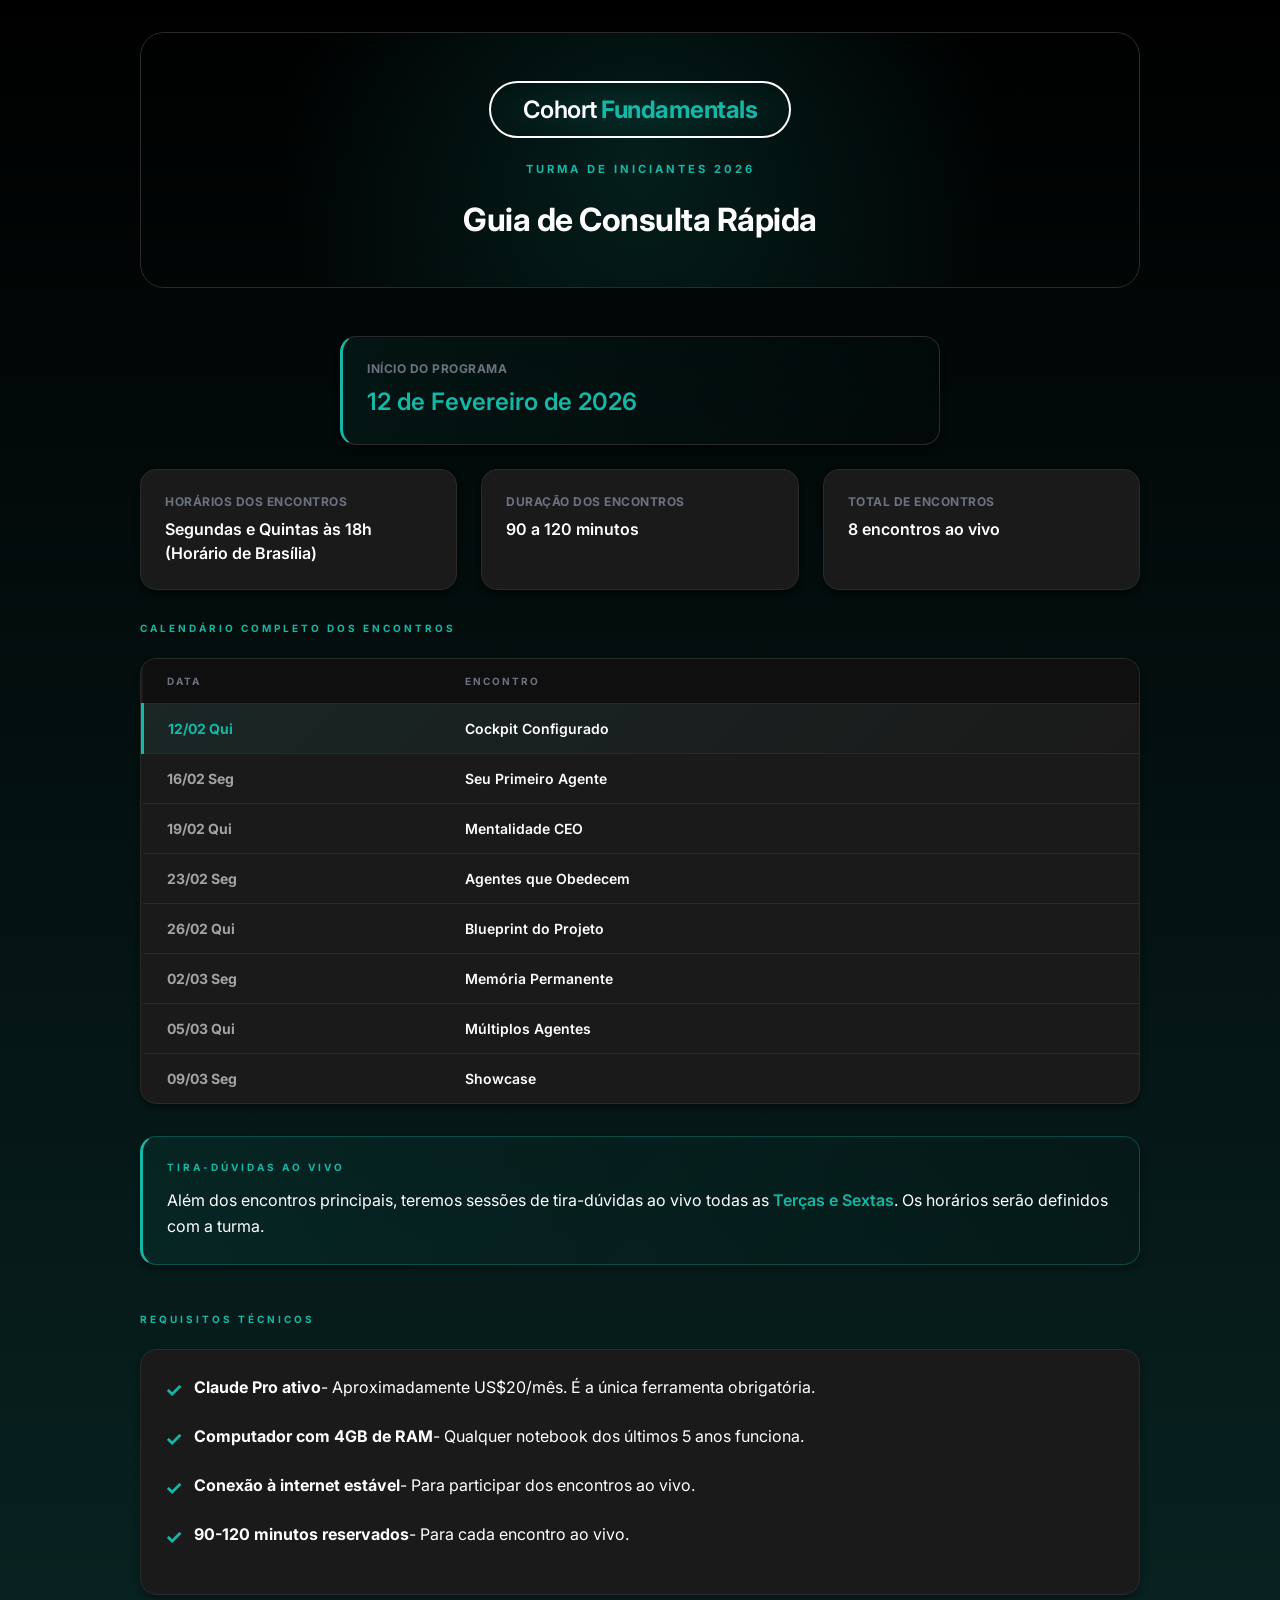
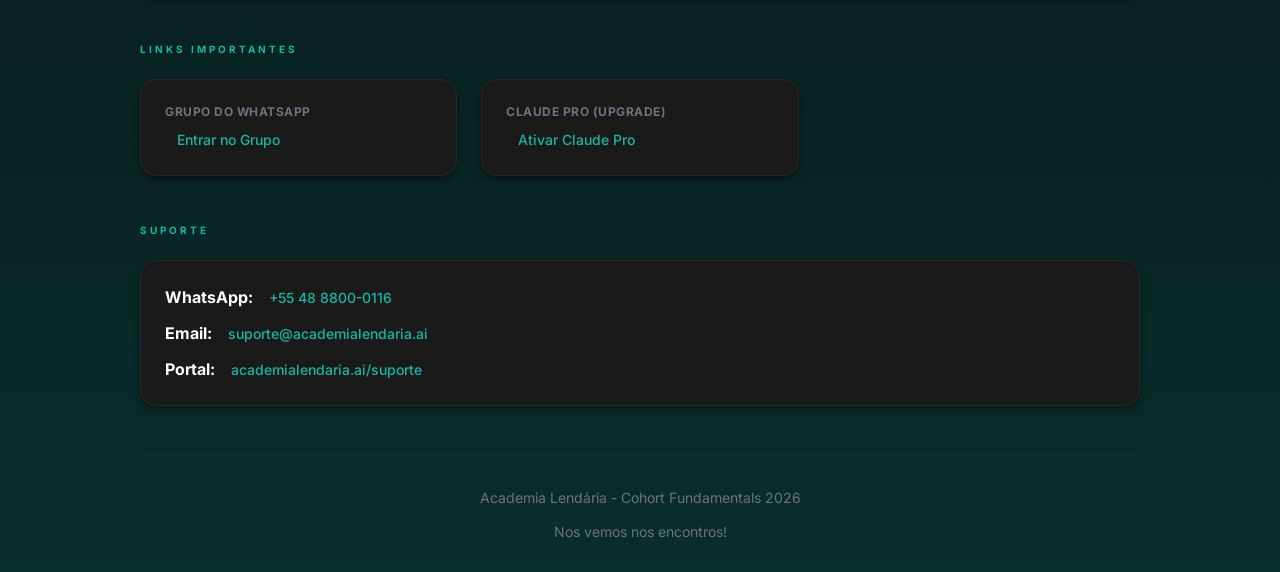
<file: workspace/academia-lendaria/cohort-fundamentals/index.html>
<!DOCTYPE html>
<html lang="pt-BR">
<head>
  <meta charset="UTF-8">
  <meta name="viewport" content="width=device-width, initial-scale=1.0">
  <title>Cohort Fundamentals - Guia do Aluno</title>
  <link rel="preconnect" href="https://fonts.googleapis.com">
  <link rel="preconnect" href="https://fonts.gstatic.com" crossorigin>
  <link href="https://fonts.googleapis.com/css2?family=Inter:wght@400;500;600;700&display=swap" rel="stylesheet">
  <style>
    * {
      margin: 0;
      padding: 0;
      box-sizing: border-box;
    }

    :root {
      /* Colors - Primary (Teal Brand) */
      --color-primary-teal: #14B8A6;
      --color-secondary-teal-dark: #0D9488;
      --color-accent-teal-deep: #134E4A;
      --color-accent-white: #FFFFFF;

      /* Colors - Background */
      --color-bg-primary: #000000;
      --color-bg-gradient-start: #000000;
      --color-bg-gradient-end: #0A2E2C;
      --color-bg-secondary: #0F0F0F;
      --color-bg-card: #1A1A1A;
      --color-bg-card-hover: rgba(20, 184, 166, 0.05);

      /* Colors - State */
      --color-success: #22C55E;
      --color-warning: #EAB308;

      /* Colors - Text */
      --color-text-primary: #FFFFFF;
      --color-text-secondary: #A3A3A3;
      --color-text-muted: #6B7280;

      /* Colors - Border */
      --color-border-standard: #2A2A2A;
      --color-border-light: #3A3A3A;
      --color-border-teal: #14B8A6;
      --color-border-white: #FFFFFF;

      /* Spacing */
      --space-4: 1rem;
      --space-6: 1.5rem;
      --space-8: 2rem;
      --space-12: 3rem;

      /* Border Radius */
      --radius-lg: 1rem;
      --radius-xl: 1.5rem;
      --radius-full: 9999px;

      /* Shadows */
      --shadow-card: 0 4px 6px rgba(0,0,0,0.4);
      --shadow-glow-teal-subtle: 0 0 15px rgba(20, 184, 166, 0.1);
      --shadow-glow-teal: 0 0 20px rgba(20, 184, 166, 0.2);

      /* Transitions */
      --transition-fast: 0.2s ease;
    }

    body {
      font-family: 'Inter', -apple-system, BlinkMacSystemFont, 'Segoe UI', Roboto, sans-serif;
      background: linear-gradient(180deg, var(--color-bg-primary) 0%, var(--color-bg-gradient-end) 100%);
      color: var(--color-text-secondary);
      min-height: 100vh;
      padding: 2rem 1rem;
    }

    .container {
      max-width: 1000px;
      margin: 0 auto;
    }

    /* Header */
    .header {
      text-align: center;
      margin-bottom: var(--space-12);
      padding: var(--space-12) var(--space-8);
      background: radial-gradient(circle at center, rgba(20, 184, 166, 0.15), transparent 70%);
      border-radius: var(--radius-xl);
      border: 1px solid var(--color-border-standard);
    }

    .badge-pill {
      display: inline-block;
      border: 2px solid var(--color-border-white);
      border-radius: var(--radius-full);
      padding: 0.75rem 2rem;
      background: radial-gradient(ellipse at center, rgba(20, 184, 166, 0.1), transparent);
      margin-bottom: var(--space-4);
    }

    .badge-pill .cohort {
      color: var(--color-text-primary);
      font-size: 1.5rem;
      font-weight: 600;
      letter-spacing: -0.5px;
    }

    .badge-pill .fundamentals {
      color: var(--color-primary-teal);
      font-size: 1.5rem;
      font-weight: 700;
      letter-spacing: -0.5px;
    }

    .subtitle {
      font-size: 0.7rem;
      font-weight: 700;
      color: var(--color-primary-teal);
      letter-spacing: 3px;
      text-transform: uppercase;
      margin-top: 0.5rem;
    }

    h1 {
      color: var(--color-text-primary);
      font-size: 2rem;
      font-weight: 700;
      letter-spacing: -0.5px;
      margin-top: var(--space-6);
    }

    /* Info Cards */
    .info-grid {
      display: grid;
      grid-template-columns: repeat(3, 1fr);
      gap: var(--space-6);
      margin-bottom: var(--space-8);
    }

    .info-grid.single-highlight {
      grid-template-columns: 1fr;
      max-width: 600px;
      margin-left: auto;
      margin-right: auto;
      margin-bottom: var(--space-6);
    }

    .info-grid.three-col {
      grid-template-columns: repeat(3, 1fr);
    }

    @media (max-width: 968px) {
      .info-grid,
      .info-grid.three-col {
        grid-template-columns: 1fr;
      }
    }

    .info-card {
      background: var(--color-bg-card);
      border: 1px solid var(--color-border-standard);
      border-radius: var(--radius-lg);
      padding: var(--space-6);
      box-shadow: var(--shadow-card);
      transition: var(--transition-fast);
    }

    .info-card:hover {
      border-color: var(--color-primary-teal);
      transform: translateY(-2px);
      box-shadow: var(--shadow-glow-teal);
    }

    .info-card.highlight {
      background: linear-gradient(135deg, rgba(20, 184, 166, 0.08) 0%, transparent 100%);
      border-left: 3px solid var(--color-primary-teal);
    }

    .info-card-label {
      font-size: 0.75rem;
      font-weight: 700;
      color: var(--color-text-muted);
      text-transform: uppercase;
      letter-spacing: 0.5px;
      margin-bottom: 0.5rem;
    }

    .info-card-value {
      font-size: 1rem;
      font-weight: 600;
      color: var(--color-text-primary);
      line-height: 1.5;
    }

    .info-card-value.large {
      font-size: 1.5rem;
      color: var(--color-primary-teal);
    }

    /* Section */
    .section {
      margin-bottom: var(--space-12);
    }

    .section-header {
      font-size: 0.625rem;
      font-weight: 700;
      color: var(--color-primary-teal);
      letter-spacing: 3px;
      text-transform: uppercase;
      margin-bottom: var(--space-6);
    }

    /* Calendar Table */
    .calendar-card {
      background: var(--color-bg-card);
      border: 1px solid var(--color-border-standard);
      border-radius: var(--radius-lg);
      overflow: hidden;
      box-shadow: var(--shadow-card);
      margin-bottom: var(--space-8);
    }

    .calendar-table {
      width: 100%;
      border-collapse: collapse;
    }

    .calendar-table thead tr {
      background: var(--color-bg-secondary);
      border-bottom: 1px solid var(--color-border-standard);
    }

    .calendar-table th {
      padding: 1rem 1.5rem;
      font-size: 0.625rem;
      font-weight: 700;
      color: var(--color-text-muted);
      letter-spacing: 2px;
      text-transform: uppercase;
      text-align: left;
    }

    .calendar-table td {
      padding: 1rem 1.5rem;
      border-bottom: 1px solid var(--color-border-standard);
      font-size: 0.875rem;
    }

    .calendar-table tbody tr:last-child td {
      border-bottom: none;
    }

    .calendar-table tbody tr.highlight {
      background: linear-gradient(135deg, rgba(20, 184, 166, 0.08) 0%, transparent 100%);
    }

    .calendar-table tbody tr.highlight td:first-child {
      border-left: 3px solid var(--color-primary-teal);
    }

    .date-cell {
      font-weight: 700;
      color: var(--color-text-secondary);
      white-space: nowrap;
    }

    .date-cell.highlight {
      color: var(--color-primary-teal);
    }

    .topic-cell {
      font-weight: 600;
      color: var(--color-text-primary);
    }

    /* Callout */
    .callout {
      background: linear-gradient(135deg, rgba(20, 184, 166, 0.08) 0%, transparent 100%);
      border: 1px solid rgba(20, 184, 166, 0.3);
      border-left: 3px solid var(--color-primary-teal);
      border-radius: var(--radius-lg);
      padding: var(--space-6);
      margin-bottom: var(--space-8);
      box-shadow: var(--shadow-card);
    }

    .callout-header {
      font-size: 0.625rem;
      font-weight: 700;
      color: var(--color-primary-teal);
      letter-spacing: 3px;
      text-transform: uppercase;
      margin-bottom: 0.875rem;
    }

    .callout-text {
      font-size: 1rem;
      color: var(--color-text-primary);
      line-height: 1.65;
    }

    .callout-text strong {
      color: var(--color-primary-teal);
      font-weight: 600;
    }

    .callout.success {
      background: linear-gradient(135deg, rgba(34, 197, 94, 0.12) 0%, rgba(34, 197, 94, 0.04) 100%);
      border-color: rgba(34, 197, 94, 0.3);
      border-left-color: var(--color-success);
    }

    .callout.success .callout-header {
      color: var(--color-success);
    }

    .callout.success .callout-text strong {
      color: var(--color-success);
    }

    /* Requirements List */
    .requirements-list {
      list-style: none;
      padding: 0;
    }

    .requirements-list li {
      display: flex;
      align-items: flex-start;
      margin-bottom: 1rem;
      font-size: 1rem;
      color: var(--color-text-primary);
      line-height: 1.65;
    }

    .requirements-list li::before {
      content: "✓";
      color: var(--color-primary-teal);
      font-weight: 700;
      font-size: 1.25rem;
      margin-right: 0.75rem;
      flex-shrink: 0;
    }

    /* Footer */
    .footer {
      text-align: center;
      margin-top: var(--space-12);
      padding-top: var(--space-8);
      border-top: 1px solid var(--color-border-standard);
    }

    .footer-links {
      margin-bottom: var(--space-4);
    }

    .footer-link {
      color: var(--color-primary-teal);
      text-decoration: none;
      font-size: 0.875rem;
      font-weight: 500;
      margin: 0 0.75rem;
      transition: var(--transition-fast);
    }

    .footer-link:hover {
      color: var(--color-secondary-teal-dark);
    }

    .footer-text {
      font-size: 0.875rem;
      color: var(--color-text-muted);
    }

    /* Responsive */
    @media (max-width: 768px) {
      body {
        padding: 1rem 0.5rem;
      }

      .header {
        padding: var(--space-8) var(--space-4);
      }

      h1 {
        font-size: 1.5rem;
      }

      .info-grid {
        grid-template-columns: 1fr;
      }

      .calendar-table th,
      .calendar-table td {
        padding: 0.75rem 1rem;
        font-size: 0.75rem;
      }

      .date-cell {
        font-size: 0.8rem;
      }
    }
  </style>
</head>
<body>
  <div class="container">
    <!-- Header -->
    <div class="header">
      <div class="badge-pill">
        <span class="cohort">Cohort</span><span class="fundamentals"> Fundamentals</span>
      </div>
      <div class="subtitle">TURMA DE INICIANTES 2026</div>
      <h1>Guia de Consulta Rápida</h1>
    </div>

    <!-- Info Cards Principais -->
    <div class="info-grid single-highlight">
      <div class="info-card highlight">
        <div class="info-card-label">Início do Programa</div>
        <div class="info-card-value large">12 de Fevereiro de 2026</div>
      </div>
    </div>

    <div class="info-grid three-col">
      <div class="info-card">
        <div class="info-card-label">Horários dos Encontros</div>
        <div class="info-card-value">Segundas e Quintas às 18h<br>(Horário de Brasília)</div>
      </div>
      <div class="info-card">
        <div class="info-card-label">Duração dos Encontros</div>
        <div class="info-card-value">90 a 120 minutos</div>
      </div>
      <div class="info-card">
        <div class="info-card-label">Total de Encontros</div>
        <div class="info-card-value">8 encontros ao vivo</div>
      </div>
    </div>

    <!-- Calendário -->
    <section class="section">
      <h2 class="section-header">CALENDÁRIO COMPLETO DOS ENCONTROS</h2>

      <div class="calendar-card">
        <table class="calendar-table">
          <thead>
            <tr>
              <th style="width: 30%;">Data</th>
              <th>Encontro</th>
            </tr>
          </thead>
          <tbody>
            <tr class="highlight">
              <td class="date-cell highlight">12/02 Qui</td>
              <td class="topic-cell">Cockpit Configurado</td>
            </tr>
            <tr>
              <td class="date-cell">16/02 Seg</td>
              <td class="topic-cell">Seu Primeiro Agente</td>
            </tr>
            <tr>
              <td class="date-cell">19/02 Qui</td>
              <td class="topic-cell">Mentalidade CEO</td>
            </tr>
            <tr>
              <td class="date-cell">23/02 Seg</td>
              <td class="topic-cell">Agentes que Obedecem</td>
            </tr>
            <tr>
              <td class="date-cell">26/02 Qui</td>
              <td class="topic-cell">Blueprint do Projeto</td>
            </tr>
            <tr>
              <td class="date-cell">02/03 Seg</td>
              <td class="topic-cell">Memória Permanente</td>
            </tr>
            <tr>
              <td class="date-cell">05/03 Qui</td>
              <td class="topic-cell">Múltiplos Agentes</td>
            </tr>
            <tr>
              <td class="date-cell">09/03 Seg</td>
              <td class="topic-cell">Showcase</td>
            </tr>
          </tbody>
        </table>
      </div>

      <!-- Tira-Dúvidas -->
      <div class="callout">
        <div class="callout-header">TIRA-DÚVIDAS AO VIVO</div>
        <p class="callout-text">
          Além dos encontros principais, teremos sessões de tira-dúvidas ao vivo todas as <strong>Terças e Sextas</strong>. Os horários serão definidos com a turma.
        </p>
      </div>
    </section>

    <!-- Requisitos -->
    <section class="section">
      <h2 class="section-header">REQUISITOS TÉCNICOS</h2>

      <div class="info-card">
        <ul class="requirements-list">
          <li><strong>Claude Pro ativo</strong> - Aproximadamente US$20/mês. É a única ferramenta obrigatória.</li>
          <li><strong>Computador com 4GB de RAM</strong> - Qualquer notebook dos últimos 5 anos funciona.</li>
          <li><strong>Conexão à internet estável</strong> - Para participar dos encontros ao vivo.</li>
          <li><strong>90-120 minutos reservados</strong> - Para cada encontro ao vivo.</li>
        </ul>
      </div>
    </section>

    <!-- Links Importantes -->
    <section class="section">
      <h2 class="section-header">LINKS IMPORTANTES</h2>

      <div class="info-grid">
        <div class="info-card">
          <div class="info-card-label">Grupo do WhatsApp</div>
          <div class="info-card-value">
            <a href="https://chat.whatsapp.com/Gx0KZyxHutGCicwWfIIcSQ" class="footer-link">Entrar no Grupo</a>
          </div>
        </div>
        <div class="info-card">
          <div class="info-card-label">Claude Pro (Upgrade)</div>
          <div class="info-card-value">
            <a href="https://claude.ai/upgrade" class="footer-link">Ativar Claude Pro</a>
          </div>
        </div>
      </div>
    </section>

    <!-- Suporte -->
    <section class="section">
      <h2 class="section-header">SUPORTE</h2>

      <div class="info-card">
        <div class="info-card-value">
          <div style="margin-bottom: 0.75rem;">
            <strong>WhatsApp:</strong> <a href="https://wa.me/5548988000116" class="footer-link">+55 48 8800-0116</a>
          </div>
          <div style="margin-bottom: 0.75rem;">
            <strong>Email:</strong> <a href="mailto:suporte@academialendaria.ai" class="footer-link">suporte@academialendaria.ai</a>
          </div>
          <div>
            <strong>Portal:</strong> <a href="https://academialendaria.ai/suporte" class="footer-link">academialendaria.ai/suporte</a>
          </div>
        </div>
      </div>
    </section>

    <!-- Footer -->
    <div class="footer">
      <div class="footer-links">
        <span class="footer-text">Academia Lendária - Cohort Fundamentals 2026</span>
      </div>
      <div class="footer-text">
        Nos vemos nos encontros!
      </div>
    </div>
  </div>
</body>
</html>
</file>
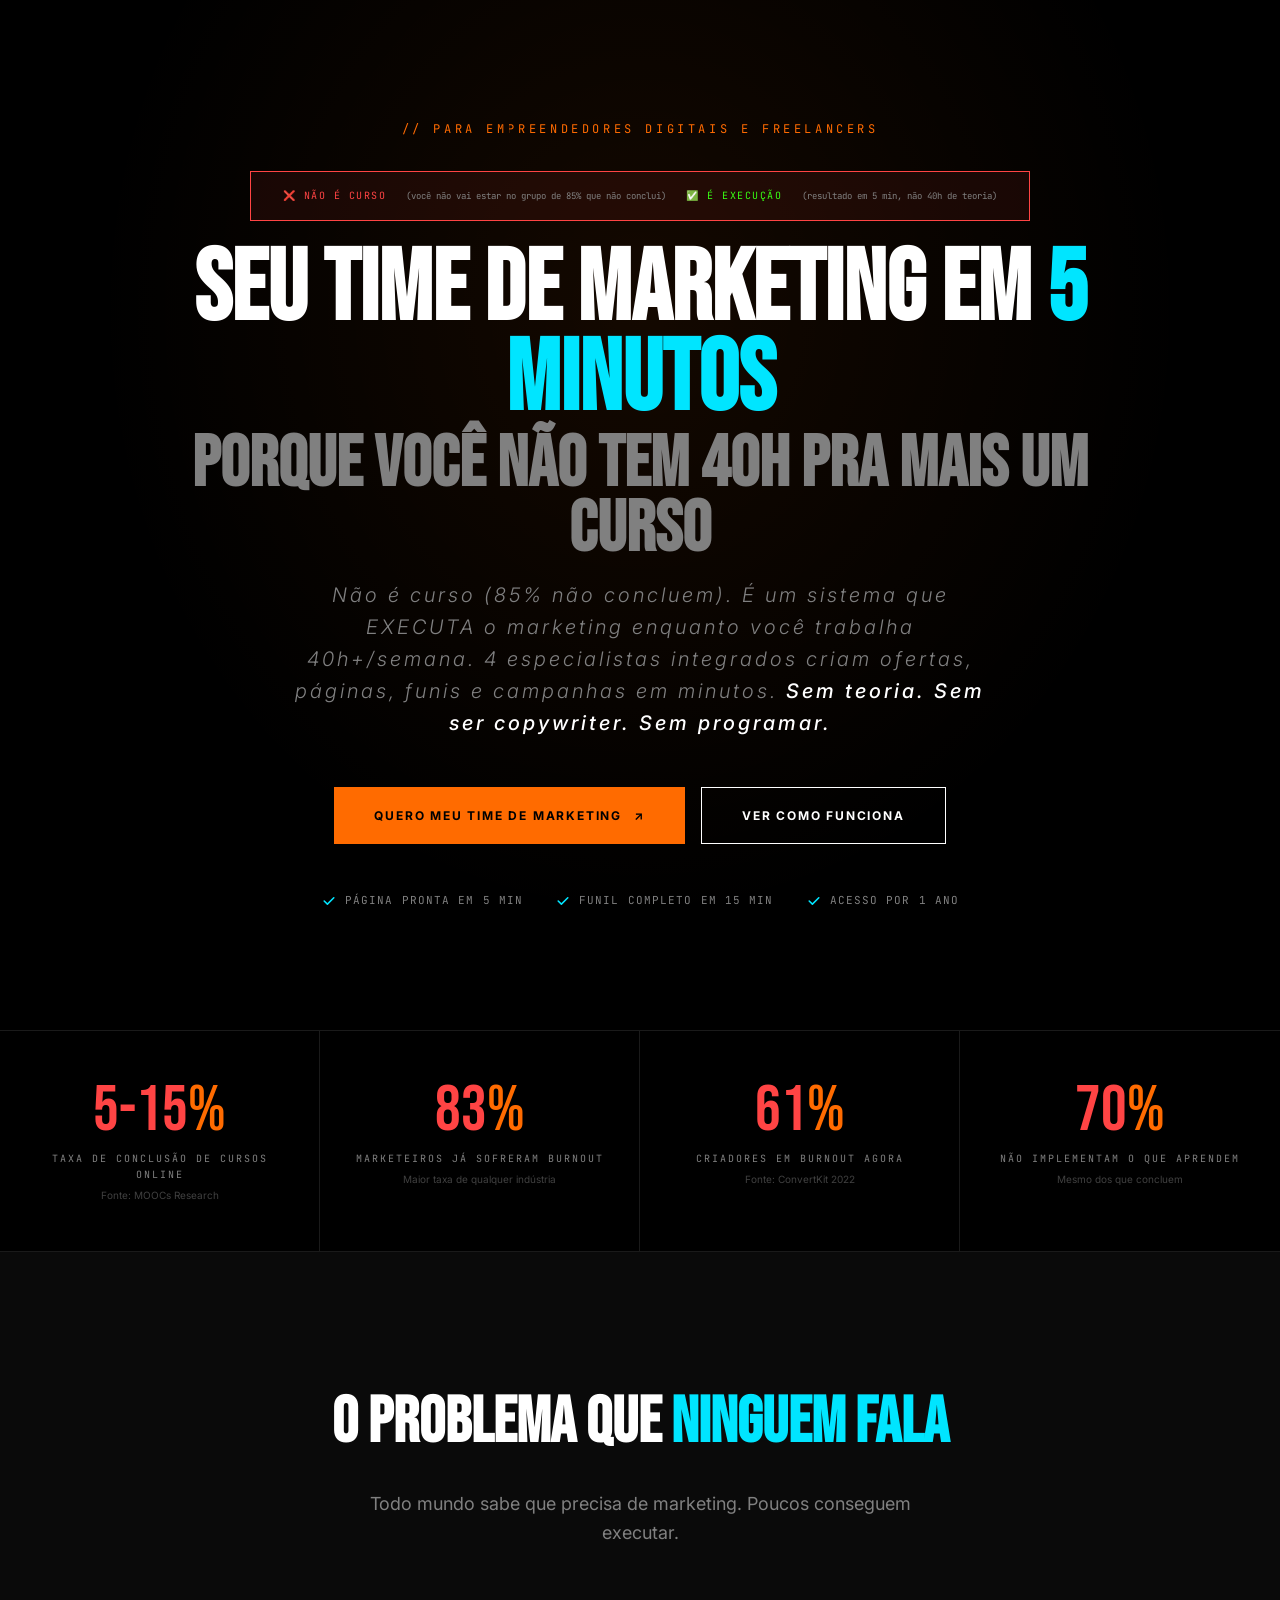
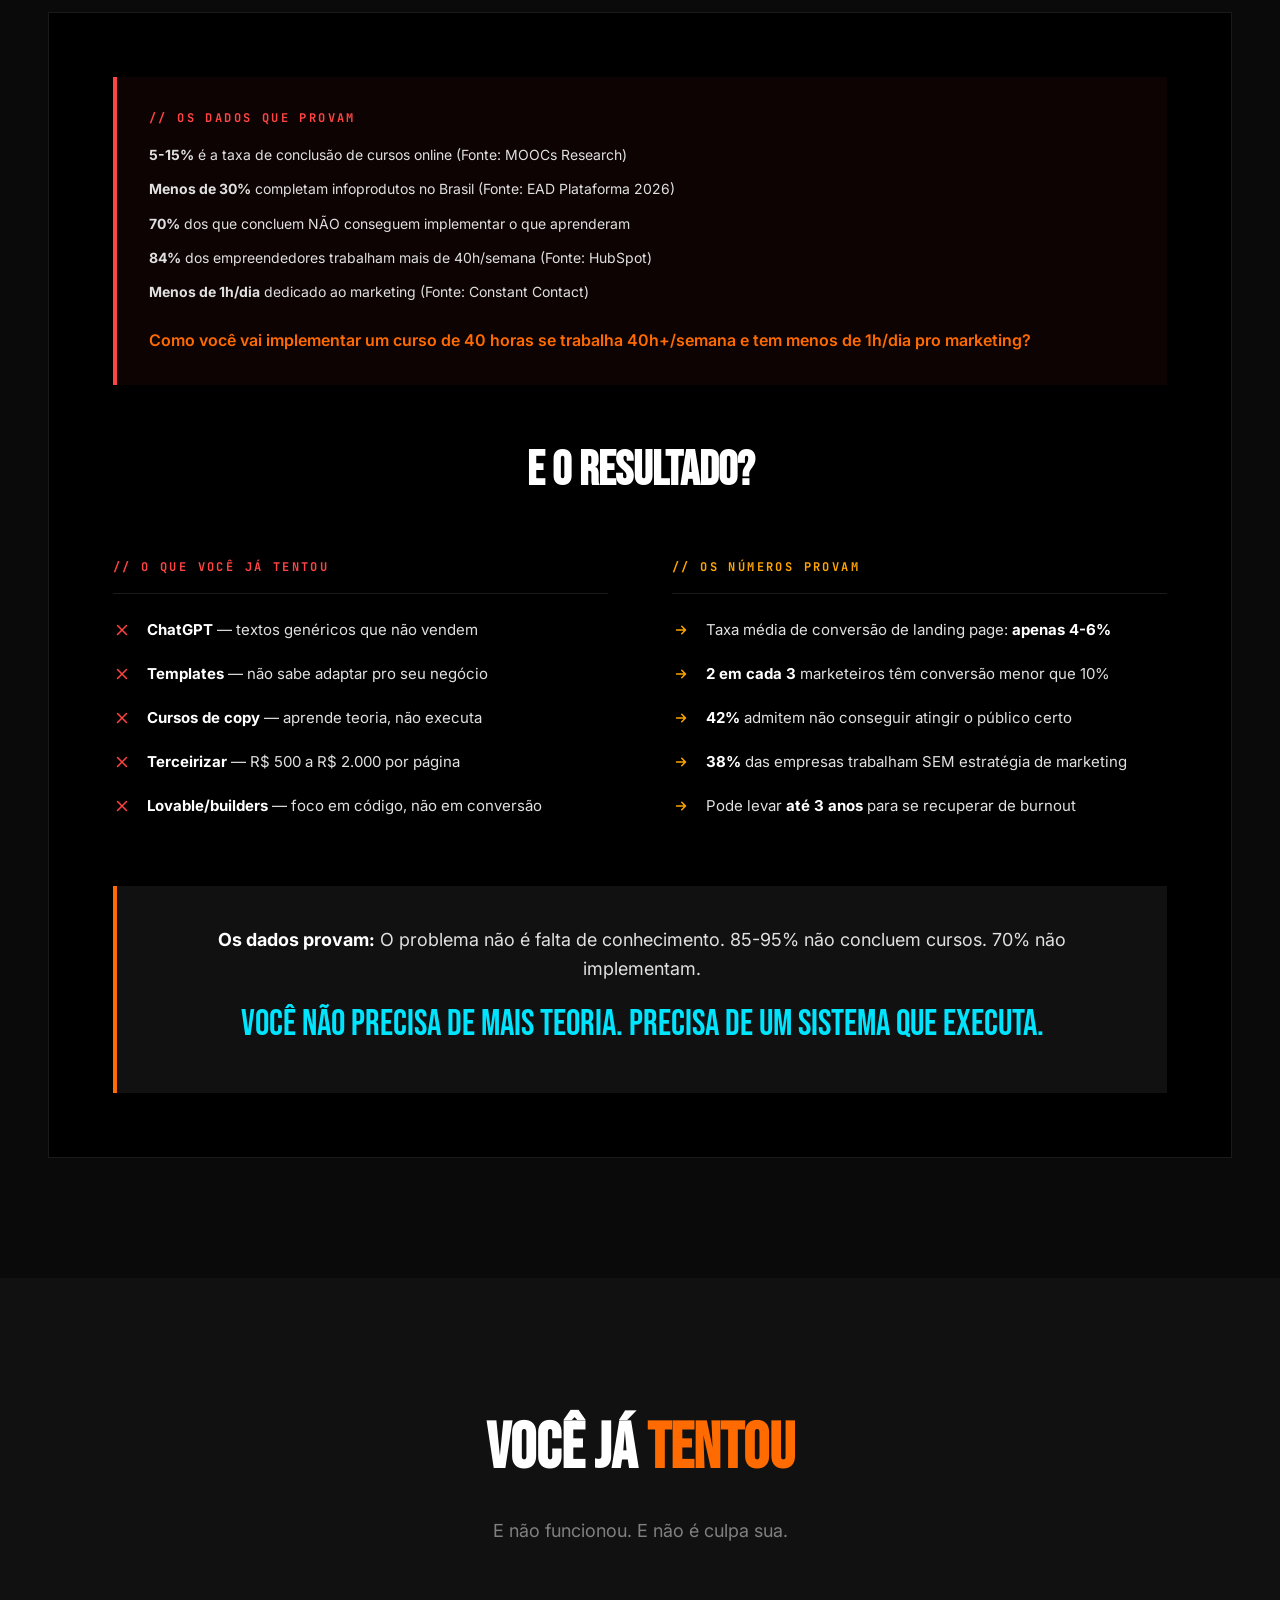
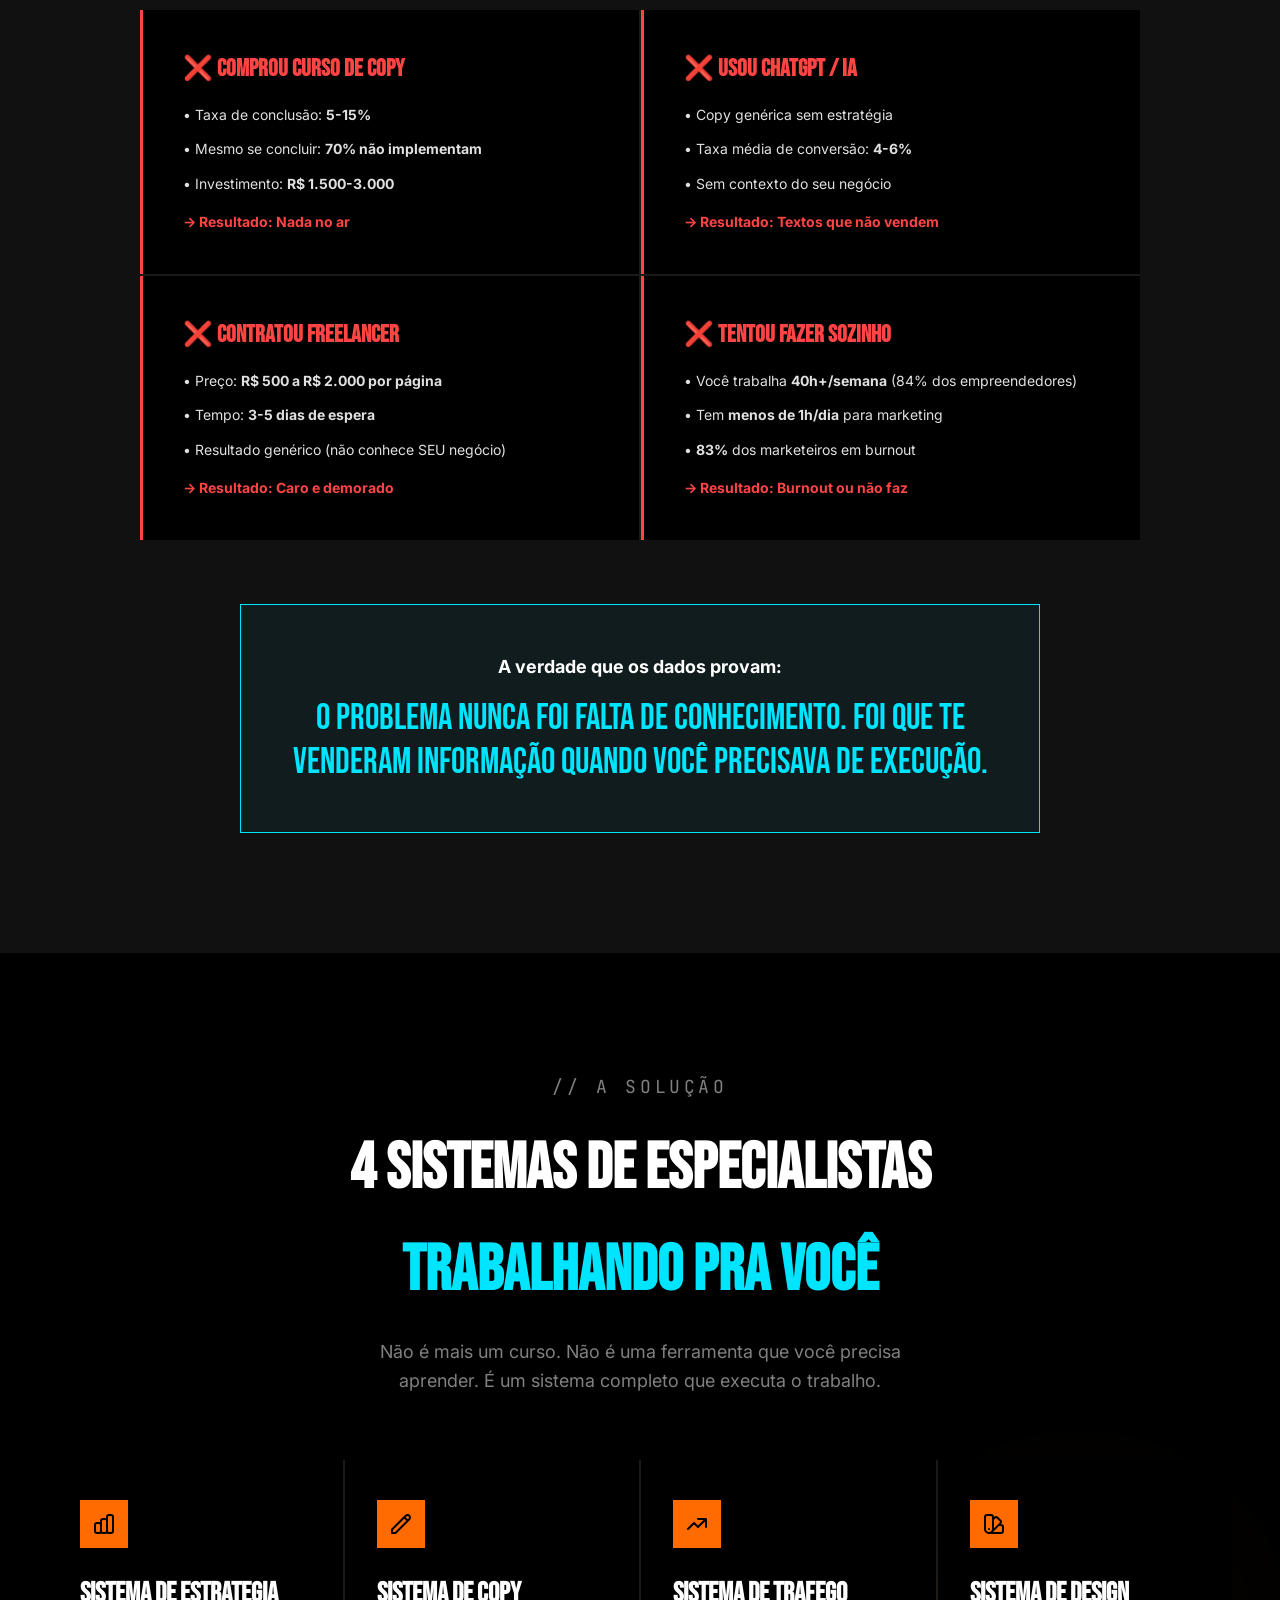
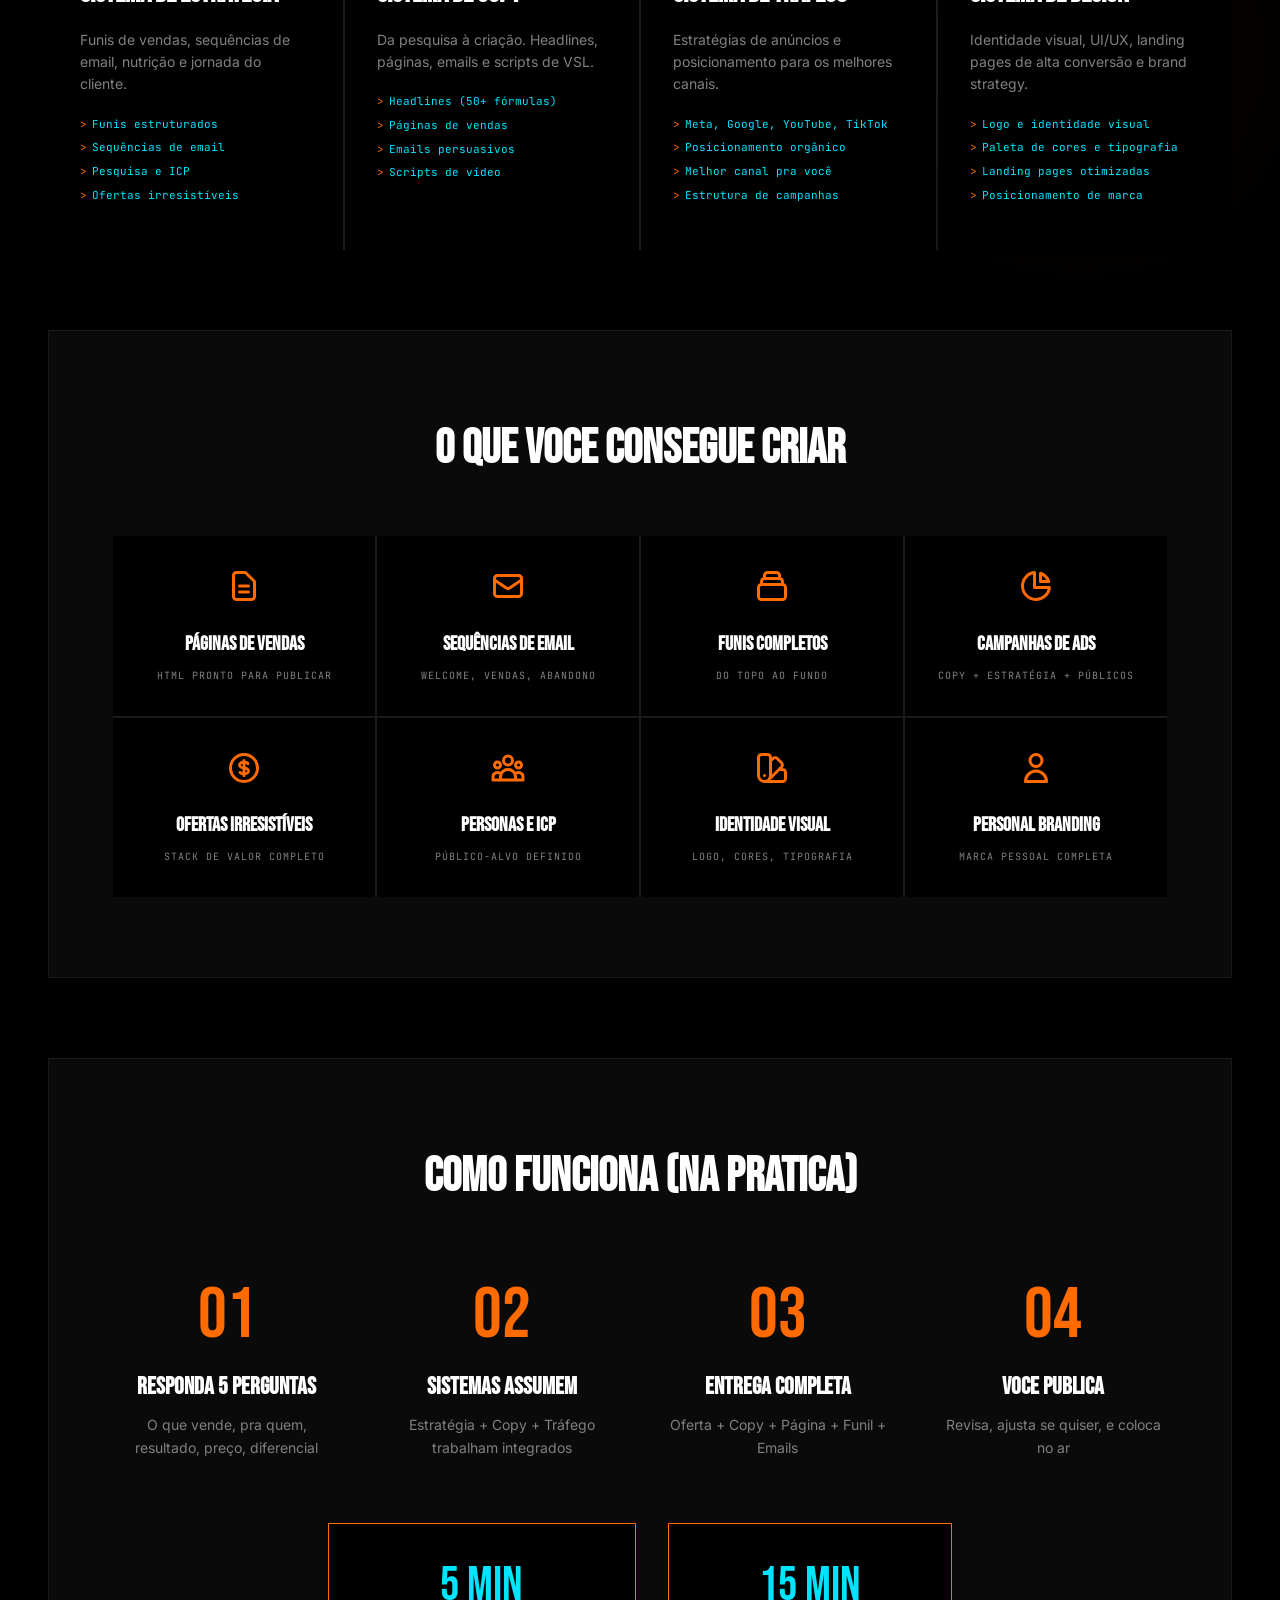
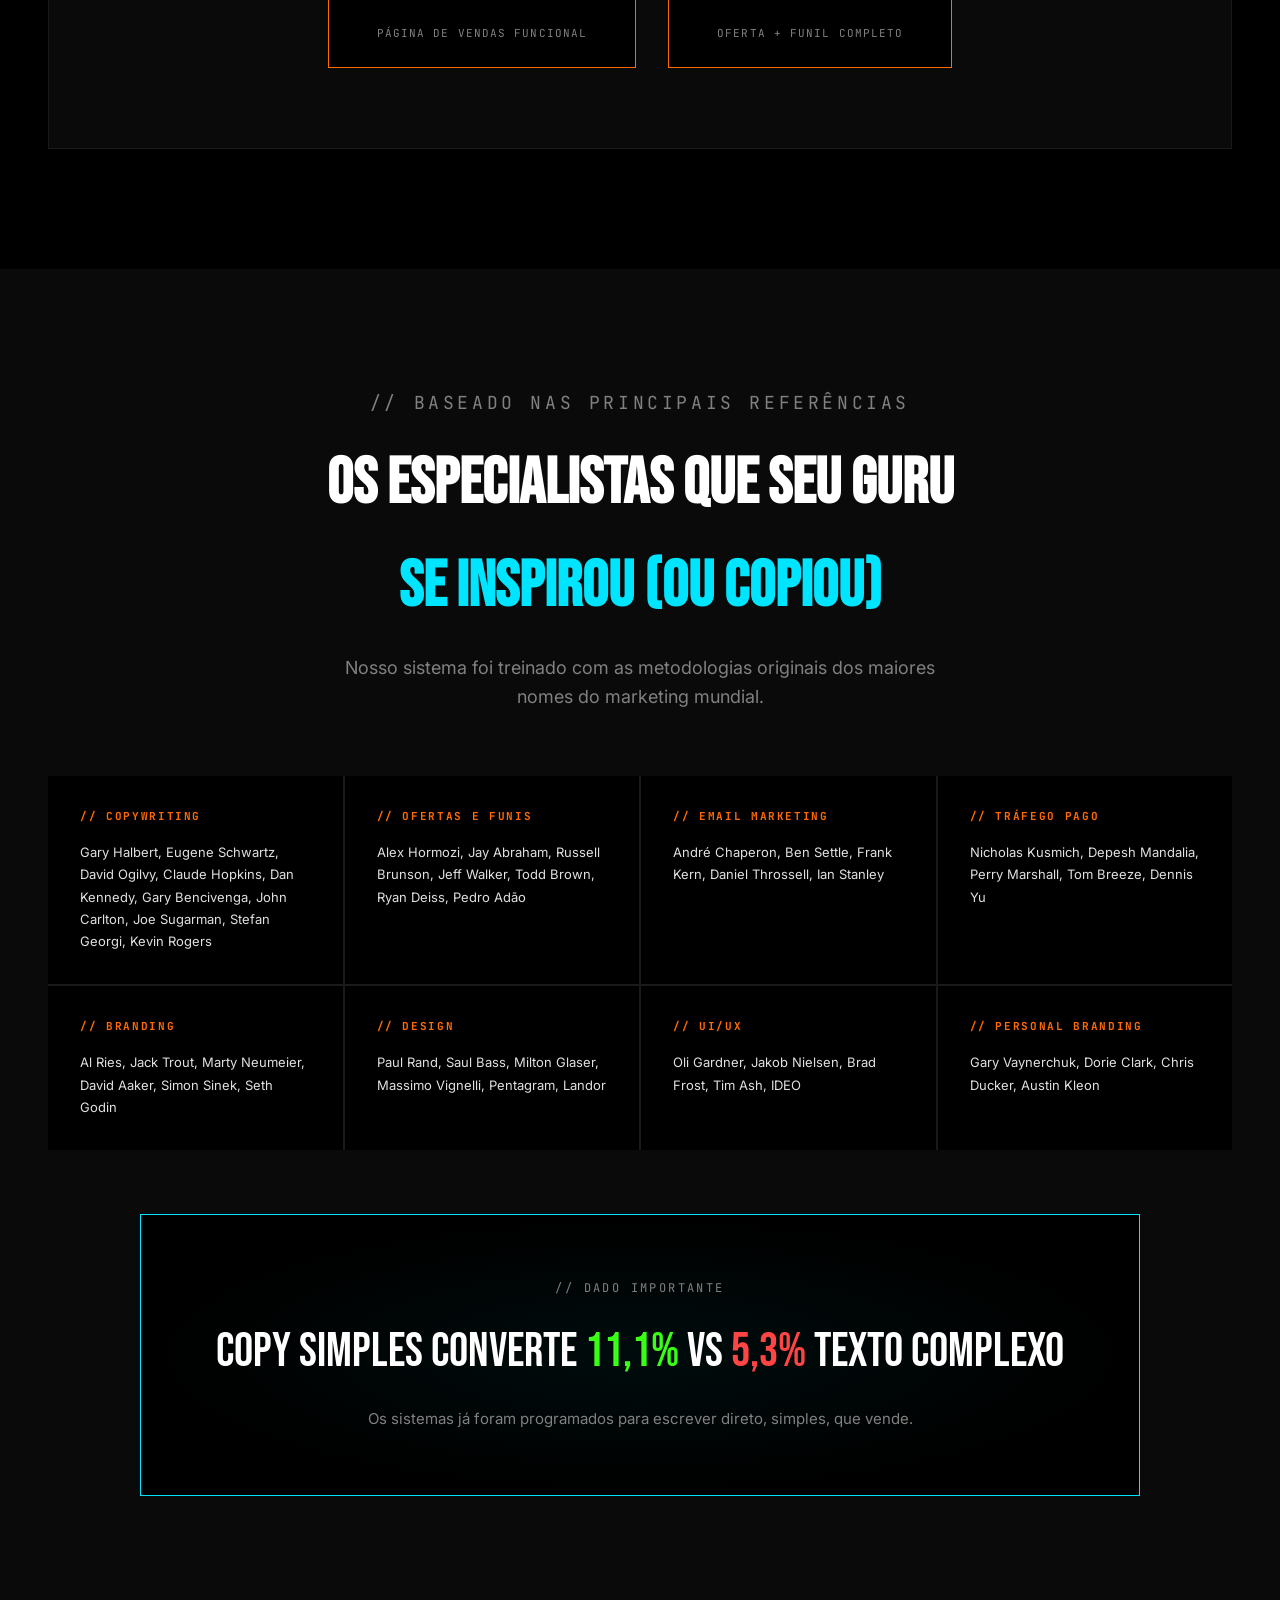
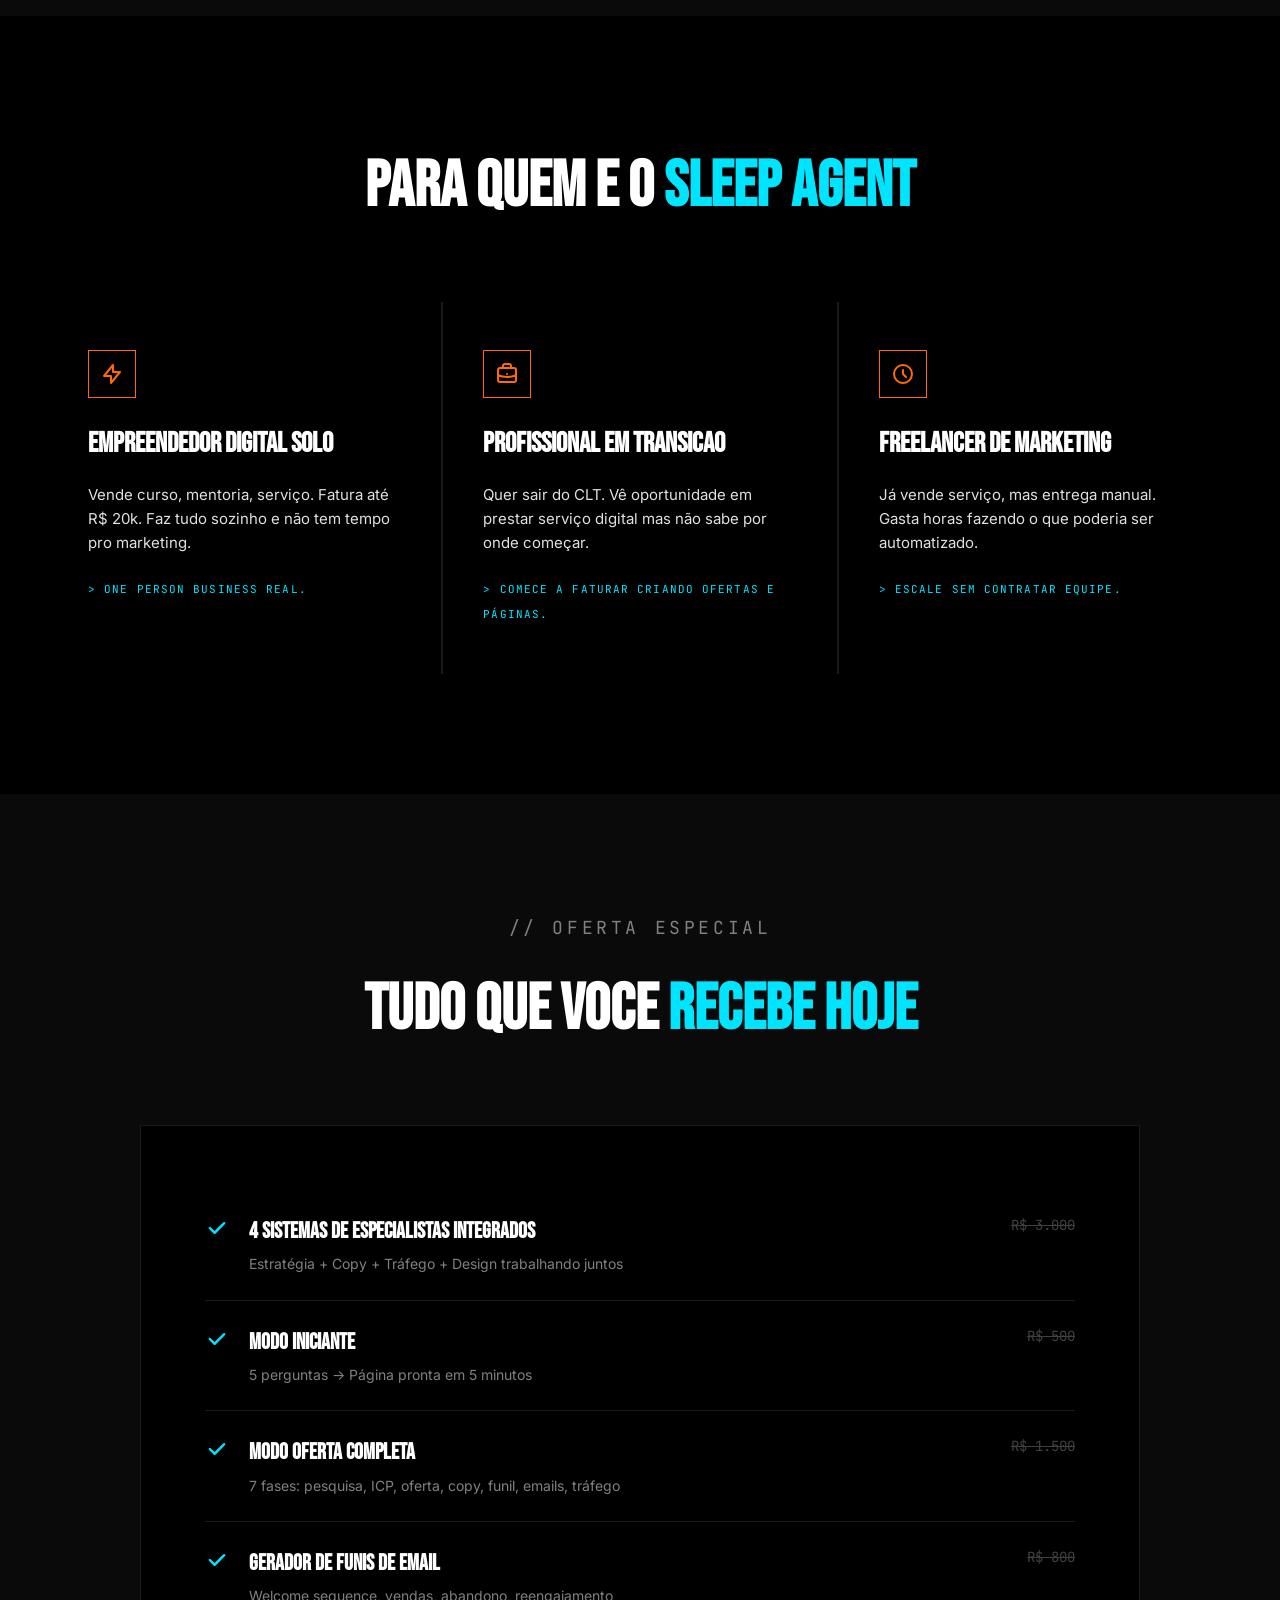
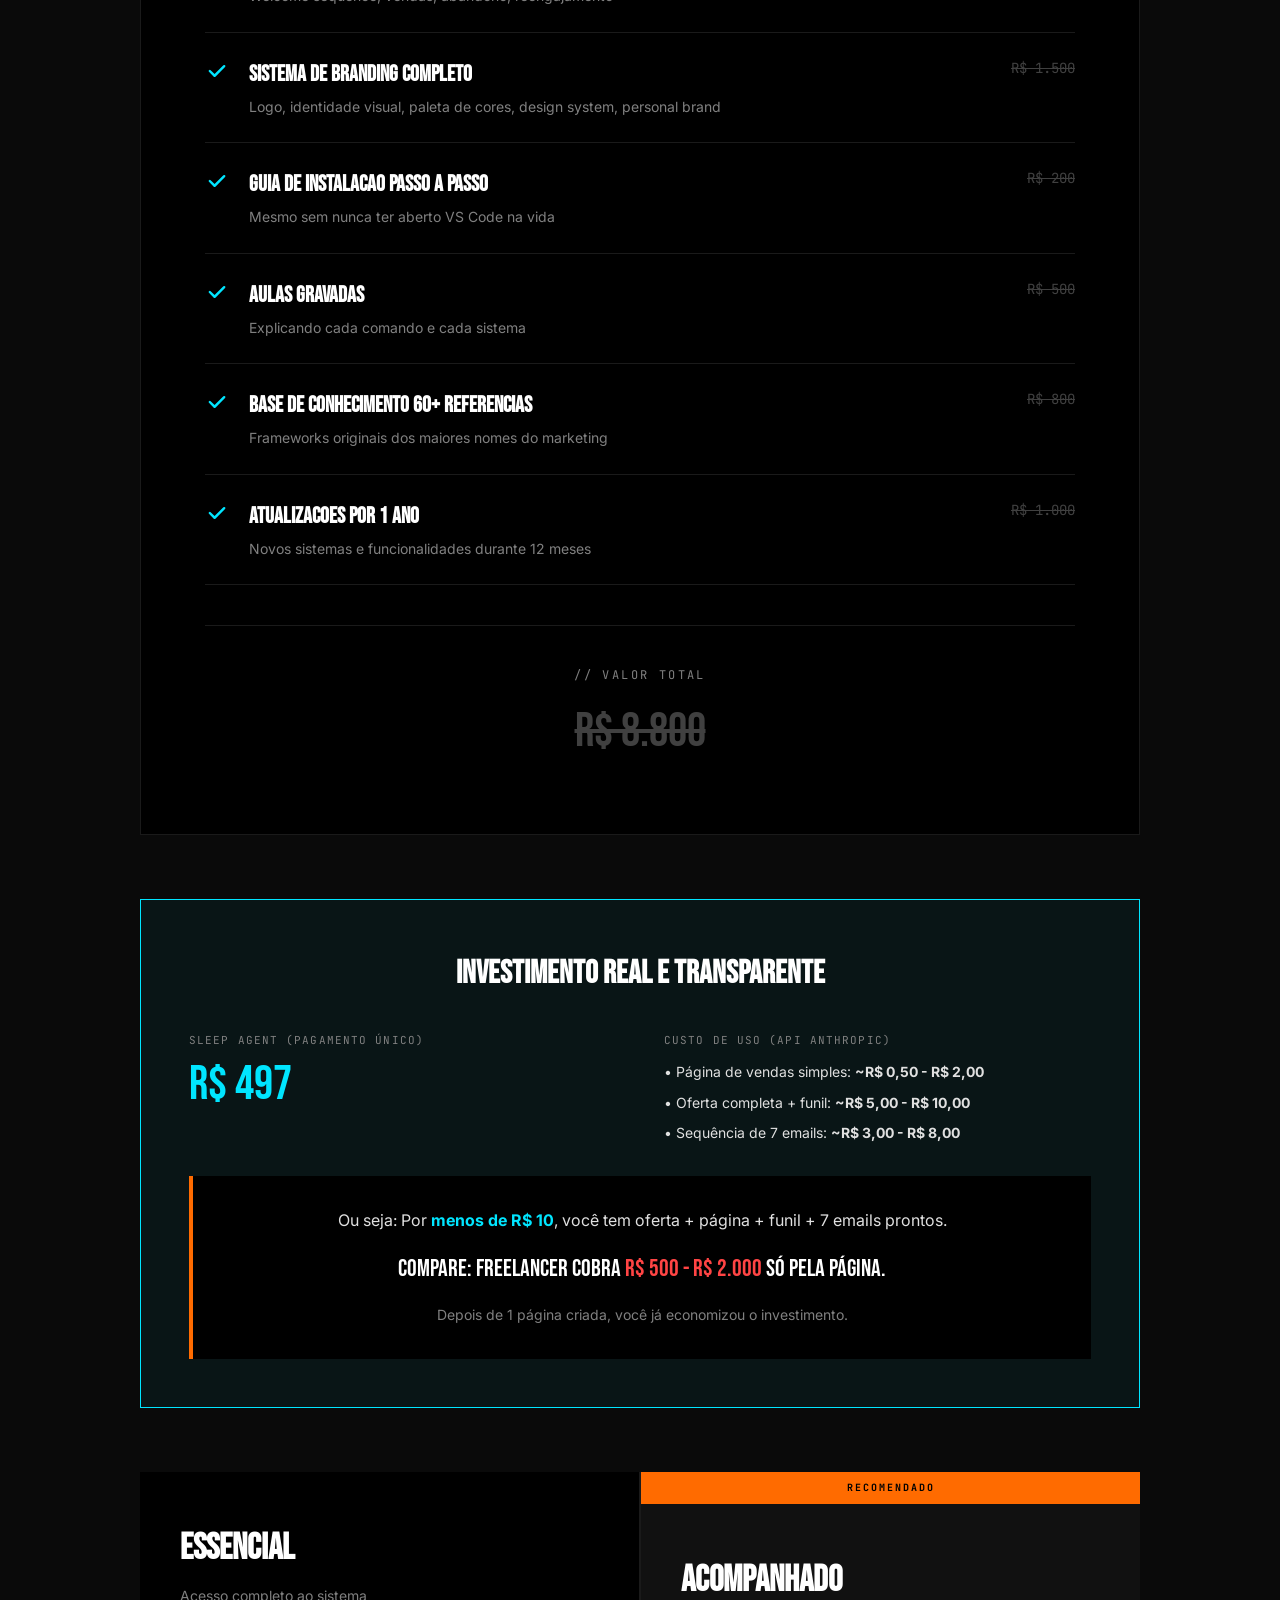
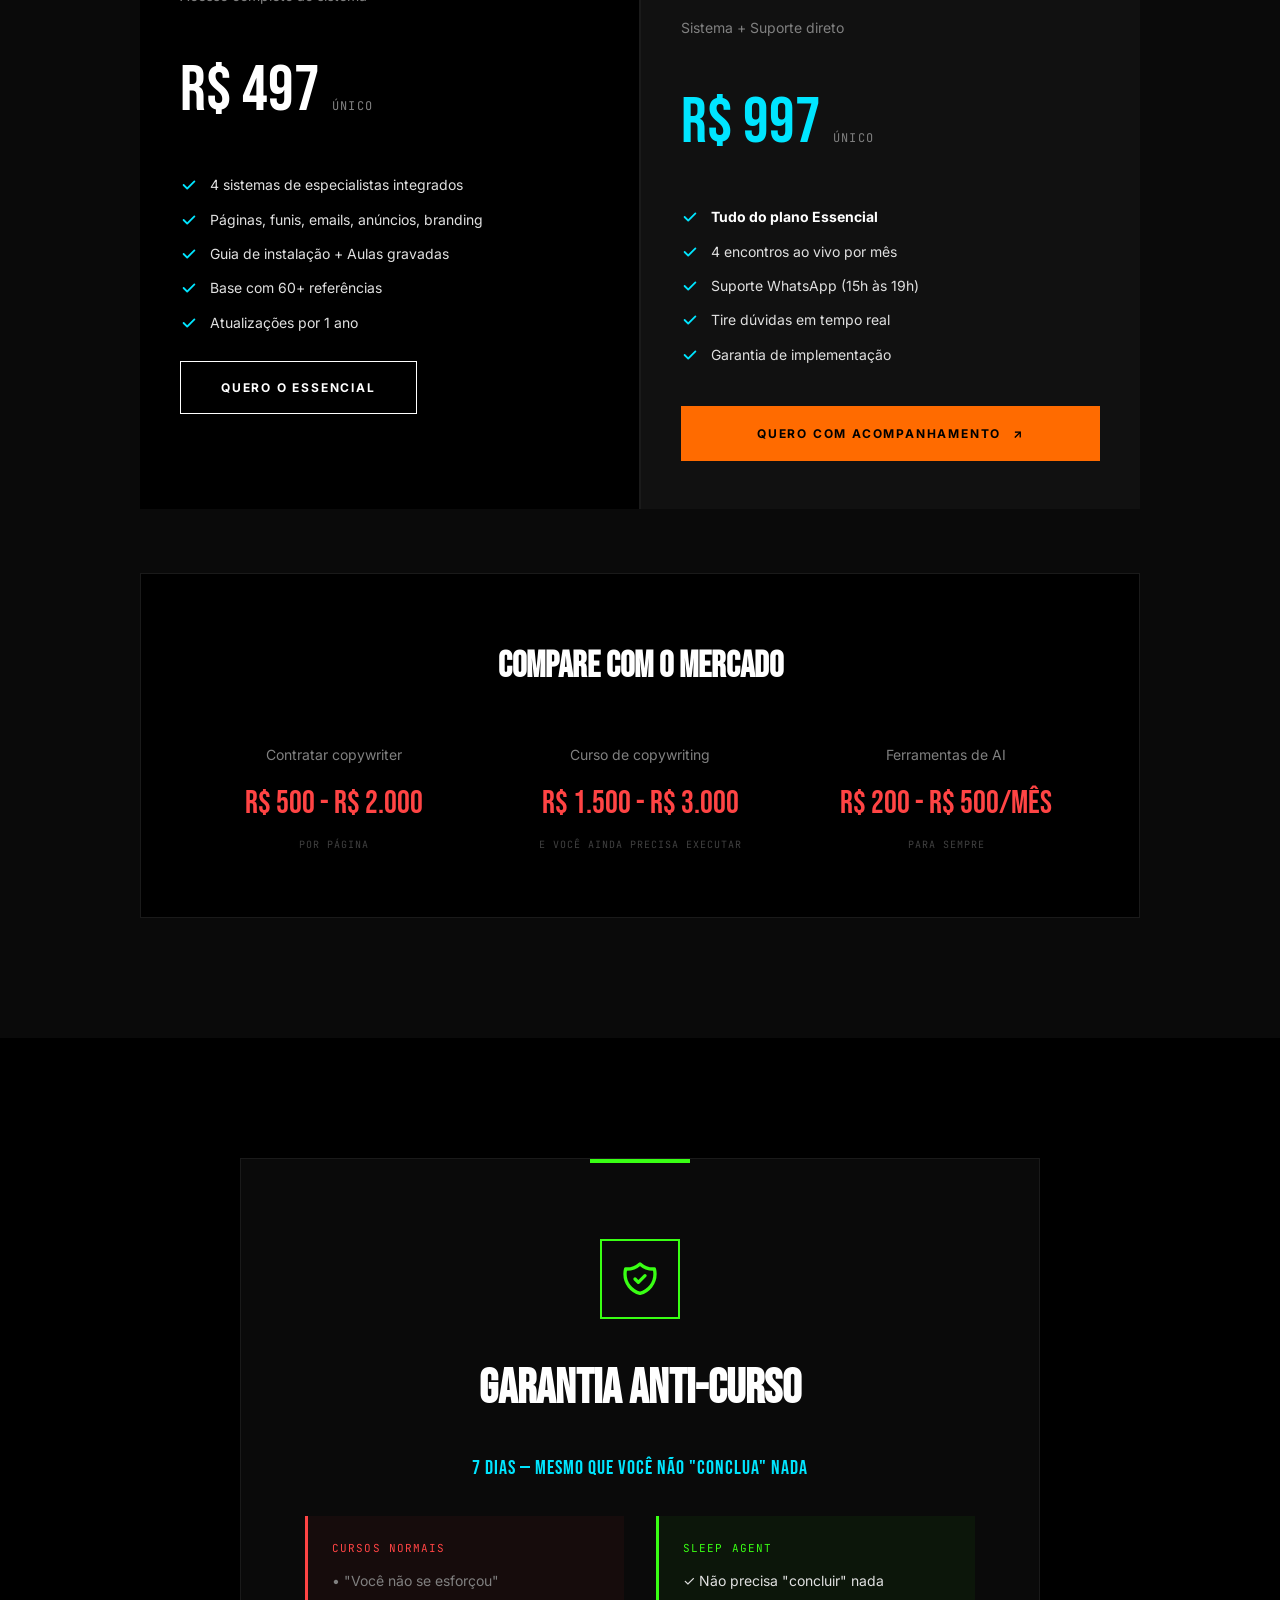
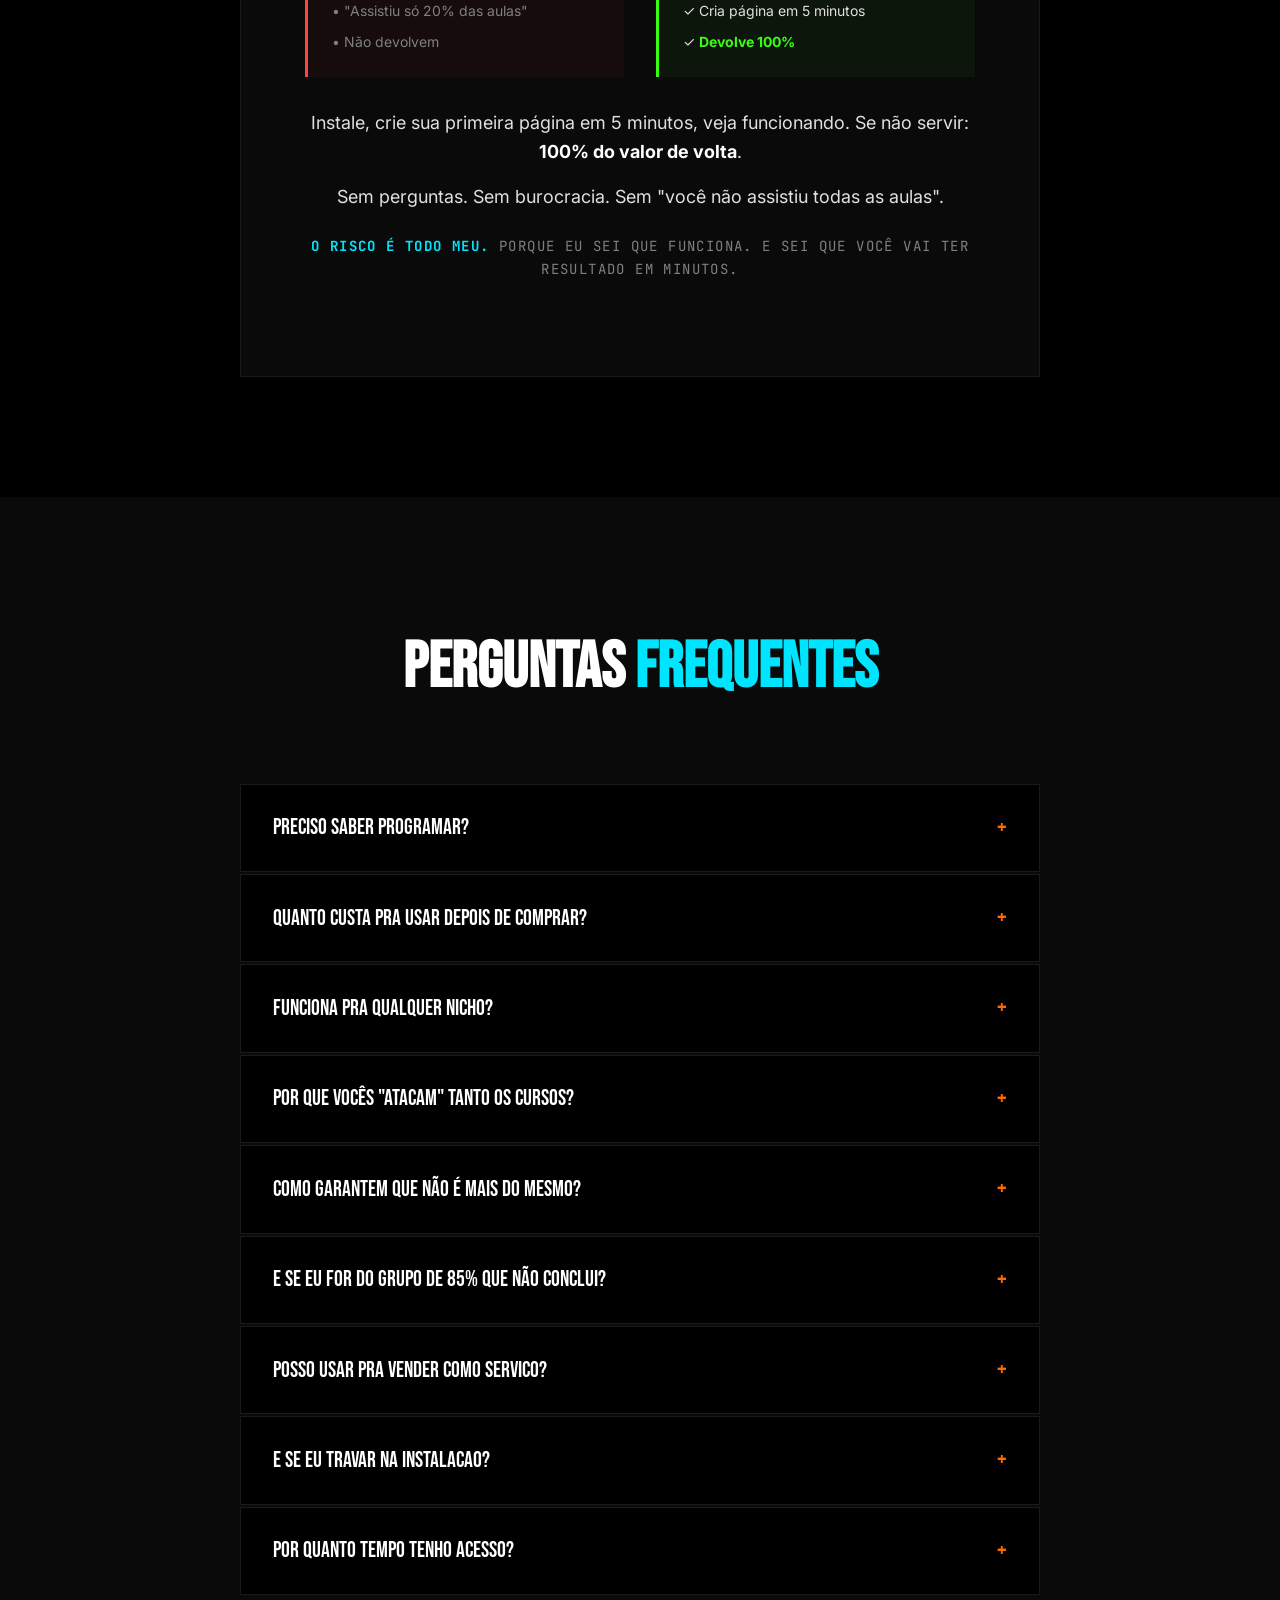
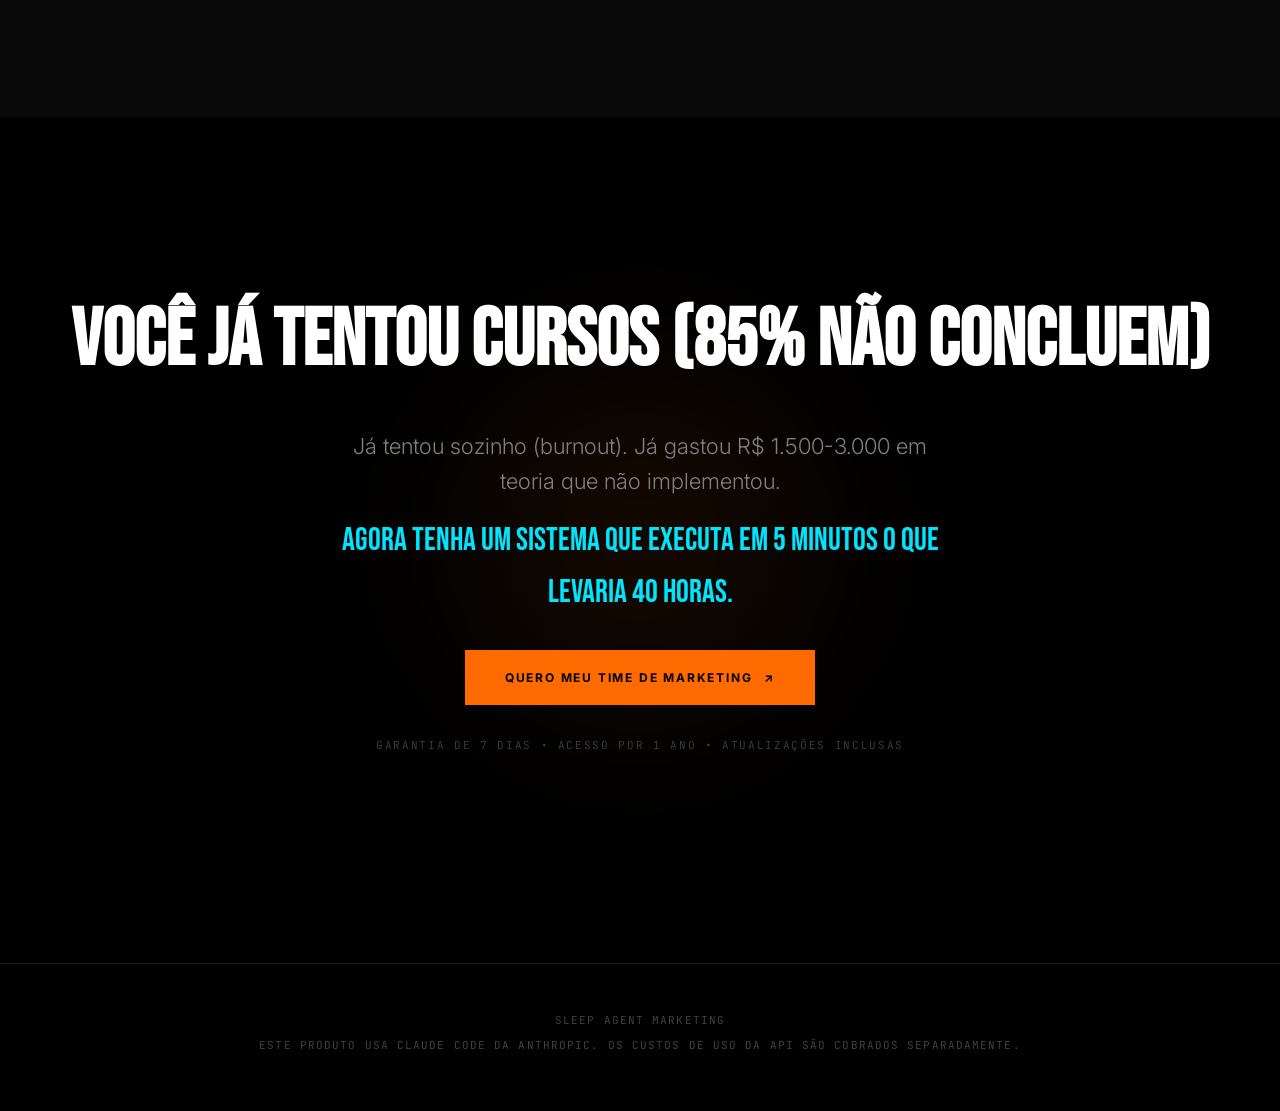
<file: workspace/exemplo-sleep-agent/deploy-temp/index.html>
<!DOCTYPE html>
<html lang="pt-BR">
<head>
    <meta charset="UTF-8">
    <meta name="viewport" content="width=device-width, initial-scale=1.0">
    <title>Sleep Agent Marketing - Seu Time de Marketing em 5 Minutos</title>
    <meta name="description" content="4 sistemas de especialistas integrados trabalhando pra você. Crie ofertas, páginas de vendas, funis, identidade visual e campanhas completas em minutos, sem ser copywriter ou programador.">
    <link rel="preconnect" href="https://fonts.googleapis.com">
    <link rel="preconnect" href="https://fonts.gstatic.com" crossorigin>
    <link href="https://fonts.googleapis.com/css2?family=Bebas+Neue&family=Inter:wght@300;400;500;600;700&family=JetBrains+Mono:wght@400;500&display=swap" rel="stylesheet">
    <style>
        * {
            margin: 0;
            padding: 0;
            box-sizing: border-box;
        }

        body {
            font-family: 'Inter', sans-serif;
            background: #000000;
            color: #ffffff;
            overflow-x: hidden;
            line-height: 1.6;
        }

        :root {
            --black: #000000;
            --black-soft: #0a0a0a;
            --gray-dark: #111111;
            --gray-border: #1a1a1a;
            --orange-racing: #ff6b00;
            --orange-mclaren: #ff8000;
            --cyan-electric: #00e5ff;
            --blue-tech: #0099ff;
            --white: #ffffff;
            --gray-light: #e0e0e0;
            --gray-medium: #808080;
            --gray-dark-text: #404040;
        }

        /* Tipografia Racing */
        .racing-title {
            font-family: 'Bebas Neue', sans-serif;
            text-transform: uppercase;
            letter-spacing: 0.02em;
            line-height: 0.95;
        }

        .tech-label {
            font-family: 'JetBrains Mono', monospace;
            font-size: 11px;
            text-transform: uppercase;
            letter-spacing: 0.2em;
            color: var(--orange-racing);
        }

        /* HERO SECTION */
        .hero {
            min-height: 100vh;
            display: flex;
            align-items: center;
            justify-content: center;
            position: relative;
            padding: 120px 48px;
            text-align: center;
        }

        .hero::before {
            content: '';
            position: absolute;
            inset: 0;
            background: radial-gradient(ellipse at 50% 30%, rgba(255, 107, 0, 0.08) 0%, transparent 60%);
        }

        .hero-content {
            position: relative;
            z-index: 1;
            max-width: 1000px;
        }

        .hero-label {
            font-family: 'JetBrains Mono', monospace;
            font-size: 12px;
            text-transform: uppercase;
            letter-spacing: 0.3em;
            color: var(--orange-racing);
            margin-bottom: 32px;
        }

        .hero h1 {
            font-family: 'Bebas Neue', sans-serif;
            font-size: 100px;
            text-transform: uppercase;
            line-height: 0.9;
            margin-bottom: 16px;
        }

        .hero h1 span {
            color: var(--cyan-electric);
        }

        .hero h1 .sub {
            display: block;
            font-size: 72px;
            color: var(--gray-medium);
            margin-top: 8px;
        }

        .hero-tagline {
            font-size: 20px;
            font-weight: 300;
            font-style: italic;
            letter-spacing: 0.15em;
            color: var(--gray-medium);
            margin-bottom: 48px;
            max-width: 700px;
            margin-left: auto;
            margin-right: auto;
        }

        .hero-tagline strong {
            color: var(--white);
            font-weight: 500;
        }

        .btn-group {
            display: flex;
            flex-wrap: wrap;
            gap: 16px;
            justify-content: center;
            margin-bottom: 48px;
        }

        .btn-racing {
            background: var(--orange-racing);
            border: none;
            padding: 18px 40px;
            font-family: 'Inter', sans-serif;
            font-size: 12px;
            font-weight: 700;
            text-transform: uppercase;
            letter-spacing: 0.15em;
            color: #000000;
            cursor: pointer;
            text-decoration: none;
            display: inline-flex;
            align-items: center;
            gap: 12px;
            transition: all 0.3s ease;
            position: relative;
            overflow: hidden;
        }

        .btn-racing::before {
            content: '';
            position: absolute;
            top: 0;
            left: -100%;
            width: 100%;
            height: 100%;
            background: linear-gradient(90deg, transparent, rgba(255,255,255,0.3), transparent);
            transition: left 0.5s ease;
        }

        .btn-racing:hover::before {
            left: 100%;
        }

        .btn-racing:hover {
            background: var(--orange-mclaren);
            transform: translateY(-2px);
            box-shadow: 0 8px 32px rgba(255, 107, 0, 0.5);
        }

        .btn-outline {
            background: transparent;
            border: 1px solid var(--white);
            padding: 18px 40px;
            font-family: 'Inter', sans-serif;
            font-size: 12px;
            font-weight: 700;
            text-transform: uppercase;
            letter-spacing: 0.15em;
            color: var(--white);
            cursor: pointer;
            text-decoration: none;
            transition: all 0.3s ease;
        }

        .btn-outline:hover {
            background: var(--white);
            color: #000000;
        }

        .hero-badges {
            display: flex;
            flex-wrap: wrap;
            justify-content: center;
            gap: 32px;
        }

        .hero-badge {
            display: flex;
            align-items: center;
            gap: 8px;
            font-family: 'JetBrains Mono', monospace;
            font-size: 11px;
            text-transform: uppercase;
            letter-spacing: 0.1em;
            color: var(--gray-medium);
        }

        .hero-badge svg {
            color: var(--cyan-electric);
        }

        /* STATS BAR */
        .stats-bar {
            display: grid;
            grid-template-columns: repeat(4, 1fr);
            border-top: 1px solid var(--gray-border);
            border-bottom: 1px solid var(--gray-border);
        }

        .stat {
            padding: 48px 32px;
            text-align: center;
            border-right: 1px solid var(--gray-border);
            transition: all 0.3s ease;
        }

        .stat:last-child {
            border-right: none;
        }

        .stat:hover {
            background: var(--gray-dark);
        }

        .stat__number {
            font-family: 'Bebas Neue', sans-serif;
            font-size: 64px;
            color: #ff4444;
            line-height: 1;
            margin-bottom: 8px;
        }

        .stat__number span {
            color: var(--orange-racing);
        }

        .stat__label {
            font-family: 'JetBrains Mono', monospace;
            font-size: 10px;
            text-transform: uppercase;
            letter-spacing: 0.2em;
            color: var(--gray-medium);
        }

        .stat__source {
            font-size: 10px;
            color: var(--gray-dark-text);
            margin-top: 4px;
        }

        /* PROBLEM SECTION */
        .problem-section {
            padding: 120px 48px;
            background: var(--black-soft);
        }

        .section-header {
            text-align: center;
            margin-bottom: 64px;
        }

        .section-header h2 {
            font-family: 'Bebas Neue', sans-serif;
            font-size: 64px;
            text-transform: uppercase;
            margin-bottom: 16px;
        }

        .section-header h2 span {
            color: var(--cyan-electric);
        }

        .section-header p {
            font-size: 18px;
            color: var(--gray-medium);
            max-width: 600px;
            margin: 0 auto;
        }

        .problem-box {
            max-width: 1200px;
            margin: 0 auto;
            background: var(--black);
            border: 1px solid var(--gray-border);
            padding: 64px;
        }

        .problem-box h3 {
            font-family: 'Bebas Neue', sans-serif;
            font-size: 48px;
            text-transform: uppercase;
            text-align: center;
            margin-bottom: 48px;
        }

        .problem-grid {
            display: grid;
            grid-template-columns: 1fr 1fr;
            gap: 64px;
        }

        .problem-column h4 {
            font-family: 'JetBrains Mono', monospace;
            font-size: 12px;
            text-transform: uppercase;
            letter-spacing: 0.2em;
            color: #ff4444;
            margin-bottom: 24px;
            padding-bottom: 16px;
            border-bottom: 1px solid var(--gray-border);
        }

        .problem-column h4.yellow {
            color: #ffa500;
        }

        .problem-list {
            list-style: none;
        }

        .problem-list li {
            display: flex;
            align-items: flex-start;
            gap: 16px;
            margin-bottom: 20px;
            font-size: 15px;
            color: var(--gray-light);
        }

        .problem-list li svg {
            flex-shrink: 0;
            margin-top: 3px;
        }

        .problem-list li strong {
            color: var(--white);
        }

        .problem-conclusion {
            margin-top: 48px;
            padding: 40px;
            background: var(--gray-dark);
            text-align: center;
            border-left: 4px solid var(--orange-racing);
        }

        .problem-conclusion p {
            font-size: 18px;
            color: var(--gray-light);
        }

        .problem-conclusion strong {
            color: var(--white);
        }

        .problem-conclusion .highlight {
            display: block;
            font-family: 'Bebas Neue', sans-serif;
            font-size: 36px;
            text-transform: uppercase;
            color: var(--cyan-electric);
            margin-top: 12px;
        }

        /* SOLUTION SECTION */
        .solution-section {
            padding: 120px 48px;
            position: relative;
        }

        .solution-section::before {
            content: '';
            position: absolute;
            right: 0;
            top: 20%;
            width: 400px;
            height: 400px;
            background: radial-gradient(circle, rgba(255, 107, 0, 0.1) 0%, transparent 70%);
            filter: blur(60px);
        }

        /* Systems Grid */
        .systems-grid {
            display: grid;
            grid-template-columns: repeat(4, 1fr);
            gap: 2px;
            background: var(--gray-border);
            max-width: 1400px;
            margin: 0 auto 80px;
        }

        .system-card {
            background: var(--black);
            padding: 40px 32px;
            transition: all 0.3s ease;
            position: relative;
        }

        .system-card::after {
            content: '';
            position: absolute;
            bottom: 0;
            left: 0;
            width: 0;
            height: 3px;
            background: var(--orange-racing);
            transition: width 0.3s ease;
        }

        .system-card:hover {
            background: var(--gray-dark);
        }

        .system-card:hover::after {
            width: 100%;
        }

        .system-card__icon {
            width: 48px;
            height: 48px;
            background: var(--orange-racing);
            display: flex;
            align-items: center;
            justify-content: center;
            margin-bottom: 24px;
        }

        .system-card__icon svg {
            width: 24px;
            height: 24px;
            color: #000000;
        }

        .system-card h3 {
            font-family: 'Bebas Neue', sans-serif;
            font-size: 28px;
            text-transform: uppercase;
            margin-bottom: 12px;
        }

        .system-card p {
            font-size: 14px;
            color: var(--gray-medium);
            margin-bottom: 20px;
        }

        .system-card ul {
            list-style: none;
        }

        .system-card ul li {
            font-family: 'JetBrains Mono', monospace;
            font-size: 11px;
            color: var(--cyan-electric);
            margin-bottom: 6px;
            padding-left: 12px;
            position: relative;
        }

        .system-card ul li::before {
            content: '>';
            position: absolute;
            left: 0;
            color: var(--orange-racing);
        }

        /* Create Box */
        .create-box {
            background: var(--black-soft);
            border: 1px solid var(--gray-border);
            padding: 80px 64px;
            max-width: 1400px;
            margin: 0 auto 80px;
        }

        .create-box h3 {
            font-family: 'Bebas Neue', sans-serif;
            font-size: 48px;
            text-transform: uppercase;
            text-align: center;
            margin-bottom: 48px;
        }

        .create-grid {
            display: grid;
            grid-template-columns: repeat(4, 1fr);
            gap: 2px;
            background: var(--gray-border);
        }

        .create-item {
            background: var(--black);
            padding: 32px 24px;
            text-align: center;
            transition: all 0.3s ease;
        }

        .create-item:hover {
            background: var(--gray-dark);
        }

        .create-item svg {
            width: 36px;
            height: 36px;
            color: var(--orange-racing);
            margin-bottom: 16px;
        }

        .create-item h4 {
            font-family: 'Bebas Neue', sans-serif;
            font-size: 20px;
            text-transform: uppercase;
            margin-bottom: 8px;
        }

        .create-item p {
            font-family: 'JetBrains Mono', monospace;
            font-size: 10px;
            color: var(--gray-medium);
            text-transform: uppercase;
            letter-spacing: 0.1em;
        }

        /* How It Works */
        .how-box {
            background: var(--black-soft);
            border: 1px solid var(--gray-border);
            padding: 80px 64px;
            max-width: 1400px;
            margin: 0 auto;
        }

        .how-box h3 {
            font-family: 'Bebas Neue', sans-serif;
            font-size: 48px;
            text-transform: uppercase;
            text-align: center;
            margin-bottom: 64px;
        }

        .steps-grid {
            display: grid;
            grid-template-columns: repeat(4, 1fr);
            gap: 48px;
            margin-bottom: 64px;
        }

        .step {
            text-align: center;
        }

        .step-number {
            font-family: 'Bebas Neue', sans-serif;
            font-size: 72px;
            color: var(--orange-racing);
            line-height: 1;
            margin-bottom: 16px;
        }

        .step h4 {
            font-family: 'Bebas Neue', sans-serif;
            font-size: 24px;
            text-transform: uppercase;
            margin-bottom: 8px;
        }

        .step p {
            font-size: 14px;
            color: var(--gray-medium);
        }

        .time-badges {
            display: flex;
            justify-content: center;
            gap: 32px;
        }

        .time-badge {
            background: var(--black);
            border: 1px solid var(--orange-racing);
            padding: 24px 48px;
            text-align: center;
        }

        .time-badge .time {
            font-family: 'Bebas Neue', sans-serif;
            font-size: 48px;
            color: var(--cyan-electric);
        }

        .time-badge .desc {
            font-family: 'JetBrains Mono', monospace;
            font-size: 11px;
            color: var(--gray-medium);
            text-transform: uppercase;
            letter-spacing: 0.1em;
        }

        /* REFERENCES SECTION */
        .references-section {
            padding: 120px 48px;
            background: var(--black-soft);
        }

        .ref-grid {
            display: grid;
            grid-template-columns: repeat(4, 1fr);
            gap: 2px;
            background: var(--gray-border);
            max-width: 1400px;
            margin: 0 auto 64px;
        }

        .ref-card {
            background: var(--black);
            padding: 32px;
            transition: all 0.3s ease;
        }

        .ref-card:hover {
            background: var(--gray-dark);
        }

        .ref-card h4 {
            font-family: 'JetBrains Mono', monospace;
            font-size: 11px;
            text-transform: uppercase;
            letter-spacing: 0.15em;
            color: var(--orange-racing);
            margin-bottom: 16px;
        }

        .ref-card p {
            font-size: 13px;
            color: var(--gray-light);
            line-height: 1.7;
        }

        .conversion-box {
            background: var(--black);
            border: 1px solid var(--cyan-electric);
            padding: 64px;
            text-align: center;
            max-width: 1000px;
            margin: 0 auto;
            position: relative;
        }

        .conversion-box::before {
            content: '';
            position: absolute;
            inset: 0;
            background: radial-gradient(ellipse at center, rgba(0, 229, 255, 0.05) 0%, transparent 70%);
        }

        .conversion-box .label {
            font-family: 'JetBrains Mono', monospace;
            font-size: 12px;
            text-transform: uppercase;
            letter-spacing: 0.2em;
            color: var(--gray-medium);
            margin-bottom: 16px;
            position: relative;
        }

        .conversion-box .numbers {
            font-family: 'Bebas Neue', sans-serif;
            font-size: 48px;
            text-transform: uppercase;
            position: relative;
        }

        .conversion-box .numbers .green {
            color: #39ff14;
        }

        .conversion-box .numbers .red {
            color: #ff4444;
        }

        .conversion-box .note {
            font-size: 15px;
            color: var(--gray-medium);
            margin-top: 16px;
            position: relative;
        }

        /* FOR WHO SECTION */
        .for-who-section {
            padding: 120px 48px;
        }

        .for-who-grid {
            display: grid;
            grid-template-columns: repeat(3, 1fr);
            gap: 2px;
            background: var(--gray-border);
            max-width: 1400px;
            margin: 0 auto;
        }

        .for-who-card {
            background: var(--black);
            padding: 48px 40px;
            transition: all 0.3s ease;
            position: relative;
        }

        .for-who-card::before {
            content: '';
            position: absolute;
            top: 0;
            left: 0;
            width: 3px;
            height: 0;
            background: var(--orange-racing);
            transition: height 0.3s ease;
        }

        .for-who-card:hover {
            background: var(--gray-dark);
        }

        .for-who-card:hover::before {
            height: 100%;
        }

        .for-who-card__icon {
            width: 48px;
            height: 48px;
            border: 1px solid var(--orange-racing);
            display: flex;
            align-items: center;
            justify-content: center;
            margin-bottom: 24px;
        }

        .for-who-card__icon svg {
            width: 24px;
            height: 24px;
            color: var(--orange-racing);
        }

        .for-who-card h3 {
            font-family: 'Bebas Neue', sans-serif;
            font-size: 28px;
            text-transform: uppercase;
            margin-bottom: 16px;
        }

        .for-who-card p {
            font-size: 15px;
            color: var(--gray-light);
            margin-bottom: 20px;
        }

        .for-who-card .highlight {
            font-family: 'JetBrains Mono', monospace;
            font-size: 11px;
            color: var(--cyan-electric);
            text-transform: uppercase;
            letter-spacing: 0.1em;
        }

        /* OFFER SECTION */
        .offer-section {
            padding: 120px 48px;
            background: var(--black-soft);
        }

        .offer-stack {
            background: var(--black);
            border: 1px solid var(--gray-border);
            padding: 64px;
            max-width: 1000px;
            margin: 0 auto 64px;
        }

        .offer-item {
            display: flex;
            align-items: flex-start;
            gap: 20px;
            padding: 24px 0;
            border-bottom: 1px solid var(--gray-border);
        }

        .offer-item:last-child {
            border-bottom: none;
        }

        .offer-item svg {
            flex-shrink: 0;
            color: var(--cyan-electric);
            margin-top: 2px;
        }

        .offer-item__content {
            flex-grow: 1;
        }

        .offer-item h4 {
            font-family: 'Bebas Neue', sans-serif;
            font-size: 22px;
            text-transform: uppercase;
            margin-bottom: 4px;
        }

        .offer-item p {
            font-size: 14px;
            color: var(--gray-medium);
        }

        .offer-item .price {
            font-family: 'JetBrains Mono', monospace;
            font-size: 14px;
            color: var(--gray-dark-text);
            text-decoration: line-through;
        }

        .offer-total {
            text-align: center;
            margin-top: 40px;
            padding-top: 40px;
            border-top: 1px solid var(--gray-border);
        }

        .offer-total .label {
            font-family: 'JetBrains Mono', monospace;
            font-size: 12px;
            text-transform: uppercase;
            letter-spacing: 0.2em;
            color: var(--gray-medium);
            margin-bottom: 8px;
        }

        .offer-total .value {
            font-family: 'Bebas Neue', sans-serif;
            font-size: 48px;
            color: var(--gray-dark-text);
            text-decoration: line-through;
        }

        /* Pricing Cards */
        .pricing-grid {
            display: grid;
            grid-template-columns: repeat(2, 1fr);
            gap: 2px;
            background: var(--gray-border);
            max-width: 1000px;
            margin: 0 auto;
        }

        .pricing-card {
            background: var(--black);
            padding: 48px 40px;
        }

        .pricing-card.featured {
            background: var(--gray-dark);
            position: relative;
        }

        .pricing-card.featured::before {
            content: 'RECOMENDADO';
            position: absolute;
            top: 0;
            left: 0;
            right: 0;
            background: var(--orange-racing);
            color: #000000;
            font-family: 'JetBrains Mono', monospace;
            font-size: 10px;
            font-weight: 700;
            text-align: center;
            padding: 8px;
            letter-spacing: 0.2em;
        }

        .pricing-card.featured {
            padding-top: 80px;
        }

        .pricing-card h3 {
            font-family: 'Bebas Neue', sans-serif;
            font-size: 36px;
            text-transform: uppercase;
            margin-bottom: 8px;
        }

        .pricing-card .subtitle {
            font-size: 14px;
            color: var(--gray-medium);
            margin-bottom: 32px;
        }

        .pricing-card .price {
            margin-bottom: 32px;
        }

        .pricing-card .price .value {
            font-family: 'Bebas Neue', sans-serif;
            font-size: 64px;
        }

        .pricing-card.featured .price .value {
            color: var(--cyan-electric);
        }

        .pricing-card .price .term {
            font-family: 'JetBrains Mono', monospace;
            font-size: 12px;
            color: var(--gray-medium);
            text-transform: uppercase;
            letter-spacing: 0.1em;
            margin-left: 8px;
        }

        .pricing-card ul {
            list-style: none;
            margin-bottom: 40px;
        }

        .pricing-card ul li {
            display: flex;
            align-items: center;
            gap: 12px;
            font-size: 14px;
            color: var(--gray-light);
            margin-bottom: 12px;
        }

        .pricing-card ul li svg {
            flex-shrink: 0;
            color: var(--cyan-electric);
        }

        .pricing-card ul li strong {
            color: var(--white);
        }

        .pricing-card .btn-racing,
        .pricing-card .btn-outline {
            width: 100%;
            justify-content: center;
            text-align: center;
        }

        /* Compare */
        .compare-box {
            background: var(--black);
            border: 1px solid var(--gray-border);
            padding: 64px;
            max-width: 1000px;
            margin: 64px auto 0;
        }

        .compare-box h4 {
            font-family: 'Bebas Neue', sans-serif;
            font-size: 36px;
            text-transform: uppercase;
            margin-bottom: 48px;
            text-align: center;
        }

        .compare-grid {
            display: grid;
            grid-template-columns: repeat(3, 1fr);
            gap: 48px;
            text-align: center;
        }

        .compare-item .label {
            font-size: 14px;
            color: var(--gray-medium);
            margin-bottom: 12px;
        }

        .compare-item .value {
            font-family: 'Bebas Neue', sans-serif;
            font-size: 32px;
            color: #ff4444;
            margin-bottom: 8px;
        }

        .compare-item .note {
            font-family: 'JetBrains Mono', monospace;
            font-size: 10px;
            color: var(--gray-dark-text);
            text-transform: uppercase;
            letter-spacing: 0.1em;
        }

        /* GUARANTEE SECTION */
        .guarantee-section {
            padding: 120px 48px;
        }

        .guarantee-box {
            background: var(--black-soft);
            border: 1px solid var(--gray-border);
            padding: 80px 64px;
            max-width: 800px;
            margin: 0 auto;
            text-align: center;
            position: relative;
        }

        .guarantee-box::before {
            content: '';
            position: absolute;
            top: 0;
            left: 50%;
            transform: translateX(-50%);
            width: 100px;
            height: 4px;
            background: #39ff14;
        }

        .guarantee-icon {
            width: 80px;
            height: 80px;
            border: 2px solid #39ff14;
            display: flex;
            align-items: center;
            justify-content: center;
            margin: 0 auto 32px;
        }

        .guarantee-icon svg {
            width: 40px;
            height: 40px;
            color: #39ff14;
        }

        .guarantee-box h2 {
            font-family: 'Bebas Neue', sans-serif;
            font-size: 48px;
            text-transform: uppercase;
            margin-bottom: 24px;
        }

        .guarantee-box p {
            font-size: 18px;
            color: var(--gray-light);
            margin-bottom: 16px;
        }

        .guarantee-box p strong {
            color: var(--white);
        }

        .guarantee-box .note {
            font-family: 'JetBrains Mono', monospace;
            font-size: 12px;
            color: var(--gray-medium);
            text-transform: uppercase;
            letter-spacing: 0.1em;
            margin-top: 24px;
        }

        /* FAQ SECTION */
        .faq-section {
            padding: 120px 48px;
            background: var(--black-soft);
        }

        .faq-list {
            max-width: 800px;
            margin: 0 auto;
        }

        .faq-item {
            background: var(--black);
            border: 1px solid var(--gray-border);
            margin-bottom: 2px;
        }

        .faq-item summary {
            padding: 24px 32px;
            font-family: 'Bebas Neue', sans-serif;
            font-size: 22px;
            text-transform: uppercase;
            cursor: pointer;
            display: flex;
            justify-content: space-between;
            align-items: center;
            list-style: none;
            transition: all 0.3s ease;
        }

        .faq-item summary::-webkit-details-marker {
            display: none;
        }

        .faq-item summary:hover {
            background: var(--gray-dark);
        }

        .faq-item summary .icon {
            font-size: 24px;
            color: var(--orange-racing);
            transition: transform 0.3s ease;
        }

        .faq-item[open] summary .icon {
            transform: rotate(45deg);
        }

        .faq-item .content {
            padding: 0 32px 32px;
            font-size: 15px;
            color: var(--gray-light);
            line-height: 1.8;
            border-top: 1px solid var(--gray-border);
            margin-top: -1px;
            padding-top: 24px;
        }

        /* FINAL CTA */
        .final-cta {
            padding: 160px 48px;
            text-align: center;
            position: relative;
        }

        .final-cta::before {
            content: '';
            position: absolute;
            left: 50%;
            top: 50%;
            transform: translate(-50%, -50%);
            width: 600px;
            height: 600px;
            background: radial-gradient(circle, rgba(255, 107, 0, 0.1) 0%, transparent 60%);
            filter: blur(60px);
        }

        .final-cta-content {
            position: relative;
            z-index: 1;
        }

        .final-cta h2 {
            font-family: 'Bebas Neue', sans-serif;
            font-size: 80px;
            text-transform: uppercase;
            margin-bottom: 24px;
        }

        .final-cta p {
            font-size: 20px;
            font-weight: 300;
            color: var(--gray-medium);
            max-width: 600px;
            margin: 0 auto 48px;
        }

        .final-cta .badges {
            font-family: 'JetBrains Mono', monospace;
            font-size: 11px;
            color: var(--gray-dark-text);
            text-transform: uppercase;
            letter-spacing: 0.15em;
            margin-top: 32px;
        }

        /* FOOTER */
        footer {
            padding: 48px;
            border-top: 1px solid var(--gray-border);
            text-align: center;
        }

        footer p {
            font-family: 'JetBrains Mono', monospace;
            font-size: 11px;
            color: var(--gray-dark-text);
            text-transform: uppercase;
            letter-spacing: 0.1em;
            margin-bottom: 8px;
        }

        /* Responsividade */
        @media (max-width: 1024px) {
            .systems-grid,
            .create-grid,
            .ref-grid {
                grid-template-columns: repeat(2, 1fr);
            }

            .stats-bar {
                grid-template-columns: repeat(2, 1fr);
            }

            .stat:nth-child(2) {
                border-right: none;
            }

            .steps-grid {
                grid-template-columns: repeat(2, 1fr);
                gap: 32px;
            }
        }

        @media (max-width: 768px) {
            .hero {
                padding: 100px 24px;
            }

            .hero h1 {
                font-size: 56px;
            }

            .hero h1 .sub {
                font-size: 40px;
            }

            .hero-tagline {
                font-size: 16px;
            }

            .btn-group {
                flex-direction: column;
            }

            .btn-racing,
            .btn-outline {
                width: 100%;
                justify-content: center;
            }

            .stats-bar,
            .systems-grid,
            .create-grid,
            .steps-grid,
            .ref-grid,
            .for-who-grid,
            .pricing-grid,
            .compare-grid {
                grid-template-columns: 1fr;
            }

            .stat {
                border-right: none;
                border-bottom: 1px solid var(--gray-border);
            }

            .stat:last-child {
                border-bottom: none;
            }

            .problem-grid {
                grid-template-columns: 1fr;
                gap: 40px;
            }

            .section-header h2 {
                font-size: 40px;
            }

            .time-badges {
                flex-direction: column;
            }

            .problem-section,
            .solution-section,
            .references-section,
            .for-who-section,
            .offer-section,
            .guarantee-section,
            .faq-section {
                padding: 80px 24px;
            }

            .problem-box,
            .create-box,
            .how-box,
            .offer-stack,
            .compare-box,
            .guarantee-box {
                padding: 40px 24px;
            }

            .final-cta h2 {
                font-size: 48px;
            }

            .hero-badges {
                flex-direction: column;
                gap: 16px;
            }
        }
    </style>
</head>
<body>

    <!-- HERO SECTION -->
    <section class="hero" id="inicio">
        <div class="hero-content">
            <p class="hero-label">// Para empreendedores digitais e freelancers</p>

            <!-- Badge Anti-Curso -->
            <div style="display: inline-flex; align-items: center; gap: 20px; flex-wrap: wrap; justify-content: center; margin-bottom: 24px; padding: 16px 32px; background: rgba(255, 68, 68, 0.08); border: 1px solid #ff4444;">
                <span style="font-family: 'JetBrains Mono', monospace; font-size: 10px; text-transform: uppercase; letter-spacing: 0.15em; color: #ff4444;">❌ NÃO É CURSO</span>
                <span style="font-family: 'JetBrains Mono', monospace; font-size: 9px; color: var(--gray-medium);">(você não vai estar no grupo de 85% que não conclui)</span>
                <span style="font-family: 'JetBrains Mono', monospace; font-size: 10px; text-transform: uppercase; letter-spacing: 0.15em; color: #39ff14;">✅ É EXECUÇÃO</span>
                <span style="font-family: 'JetBrains Mono', monospace; font-size: 9px; color: var(--gray-medium);">(resultado em 5 min, não 40h de teoria)</span>
            </div>

            <h1>
                SEU TIME DE MARKETING EM <span>5 MINUTOS</span>
                <span class="sub">PORQUE VOCÊ NÃO TEM 40H PRA MAIS UM CURSO</span>
            </h1>

            <p class="hero-tagline">
                Não é curso (85% não concluem). É um sistema que EXECUTA o marketing enquanto você trabalha 40h+/semana.
                4 especialistas integrados criam ofertas, páginas, funis e campanhas em minutos.
                <strong>Sem teoria. Sem ser copywriter. Sem programar.</strong>
            </p>

            <div class="btn-group">
                <a href="#oferta" class="btn-racing">
                    QUERO MEU TIME DE MARKETING
                    <span>&#8599;</span>
                </a>
                <a href="#como-funciona" class="btn-outline">
                    Ver Como Funciona
                </a>
            </div>

            <div class="hero-badges">
                <span class="hero-badge">
                    <svg width="16" height="16" fill="currentColor" viewBox="0 0 20 20"><path fill-rule="evenodd" d="M16.707 5.293a1 1 0 010 1.414l-8 8a1 1 0 01-1.414 0l-4-4a1 1 0 011.414-1.414L8 12.586l7.293-7.293a1 1 0 011.414 0z" clip-rule="evenodd"></path></svg>
                    Página pronta em 5 min
                </span>
                <span class="hero-badge">
                    <svg width="16" height="16" fill="currentColor" viewBox="0 0 20 20"><path fill-rule="evenodd" d="M16.707 5.293a1 1 0 010 1.414l-8 8a1 1 0 01-1.414 0l-4-4a1 1 0 011.414-1.414L8 12.586l7.293-7.293a1 1 0 011.414 0z" clip-rule="evenodd"></path></svg>
                    Funil completo em 15 min
                </span>
                <span class="hero-badge">
                    <svg width="16" height="16" fill="currentColor" viewBox="0 0 20 20"><path fill-rule="evenodd" d="M16.707 5.293a1 1 0 010 1.414l-8 8a1 1 0 01-1.414 0l-4-4a1 1 0 011.414-1.414L8 12.586l7.293-7.293a1 1 0 011.414 0z" clip-rule="evenodd"></path></svg>
                    Acesso por 1 ano
                </span>
            </div>
        </div>
    </section>

    <!-- STATS BAR -->
    <section class="stats-bar">
        <div class="stat">
            <div class="stat__number">5-15<span>%</span></div>
            <div class="stat__label">Taxa de conclusão de cursos online</div>
            <div class="stat__source">Fonte: MOOCs Research</div>
        </div>
        <div class="stat">
            <div class="stat__number">83<span>%</span></div>
            <div class="stat__label">Marketeiros já sofreram burnout</div>
            <div class="stat__source">Maior taxa de qualquer indústria</div>
        </div>
        <div class="stat">
            <div class="stat__number">61<span>%</span></div>
            <div class="stat__label">Criadores em burnout agora</div>
            <div class="stat__source">Fonte: ConvertKit 2022</div>
        </div>
        <div class="stat">
            <div class="stat__number">70<span>%</span></div>
            <div class="stat__label">Não implementam o que aprendem</div>
            <div class="stat__source">Mesmo dos que concluem</div>
        </div>
    </section>

    <!-- PROBLEM SECTION -->
    <section class="problem-section">
        <div class="section-header">
            <h2>O PROBLEMA QUE <span>NINGUEM FALA</span></h2>
            <p>Todo mundo sabe que precisa de marketing. Poucos conseguem executar.</p>
        </div>

        <div class="problem-box">
            <div style="background: rgba(255, 68, 68, 0.05); border-left: 4px solid #ff4444; padding: 32px; margin-bottom: 48px; text-align: left;">
                <h4 style="font-family: 'JetBrains Mono', monospace; font-size: 12px; text-transform: uppercase; letter-spacing: 0.2em; color: #ff4444; margin-bottom: 16px;">// OS DADOS QUE PROVAM</h4>
                <ul style="list-style: none; padding: 0;">
                    <li style="margin-bottom: 12px; font-size: 14px; color: var(--gray-light);"><strong>5-15%</strong> é a taxa de conclusão de cursos online (Fonte: MOOCs Research)</li>
                    <li style="margin-bottom: 12px; font-size: 14px; color: var(--gray-light);"><strong>Menos de 30%</strong> completam infoprodutos no Brasil (Fonte: EAD Plataforma 2026)</li>
                    <li style="margin-bottom: 12px; font-size: 14px; color: var(--gray-light);"><strong>70%</strong> dos que concluem NÃO conseguem implementar o que aprenderam</li>
                    <li style="margin-bottom: 12px; font-size: 14px; color: var(--gray-light);"><strong>84%</strong> dos empreendedores trabalham mais de 40h/semana (Fonte: HubSpot)</li>
                    <li style="margin-bottom: 12px; font-size: 14px; color: var(--gray-light);"><strong>Menos de 1h/dia</strong> dedicado ao marketing (Fonte: Constant Contact)</li>
                </ul>
                <p style="margin-top: 24px; font-size: 16px; color: var(--orange-racing); font-weight: 600;">Como você vai implementar um curso de 40 horas se trabalha 40h+/semana e tem menos de 1h/dia pro marketing?</p>
            </div>

            <h3>E O RESULTADO?</h3>

            <div class="problem-grid">
                <div class="problem-column">
                    <h4>// O que você já tentou</h4>
                    <ul class="problem-list">
                        <li>
                            <svg width="18" height="18" fill="none" stroke="#ff4444" viewBox="0 0 24 24"><path stroke-linecap="round" stroke-linejoin="round" stroke-width="2" d="M6 18L18 6M6 6l12 12"></path></svg>
                            <span><strong>ChatGPT</strong> — textos genéricos que não vendem</span>
                        </li>
                        <li>
                            <svg width="18" height="18" fill="none" stroke="#ff4444" viewBox="0 0 24 24"><path stroke-linecap="round" stroke-linejoin="round" stroke-width="2" d="M6 18L18 6M6 6l12 12"></path></svg>
                            <span><strong>Templates</strong> — não sabe adaptar pro seu negócio</span>
                        </li>
                        <li>
                            <svg width="18" height="18" fill="none" stroke="#ff4444" viewBox="0 0 24 24"><path stroke-linecap="round" stroke-linejoin="round" stroke-width="2" d="M6 18L18 6M6 6l12 12"></path></svg>
                            <span><strong>Cursos de copy</strong> — aprende teoria, não executa</span>
                        </li>
                        <li>
                            <svg width="18" height="18" fill="none" stroke="#ff4444" viewBox="0 0 24 24"><path stroke-linecap="round" stroke-linejoin="round" stroke-width="2" d="M6 18L18 6M6 6l12 12"></path></svg>
                            <span><strong>Terceirizar</strong> — R$ 500 a R$ 2.000 por página</span>
                        </li>
                        <li>
                            <svg width="18" height="18" fill="none" stroke="#ff4444" viewBox="0 0 24 24"><path stroke-linecap="round" stroke-linejoin="round" stroke-width="2" d="M6 18L18 6M6 6l12 12"></path></svg>
                            <span><strong>Lovable/builders</strong> — foco em código, não em conversão</span>
                        </li>
                    </ul>
                </div>

                <div class="problem-column">
                    <h4 class="yellow">// Os números provam</h4>
                    <ul class="problem-list">
                        <li>
                            <svg width="18" height="18" fill="none" stroke="#ffa500" viewBox="0 0 24 24"><path stroke-linecap="round" stroke-linejoin="round" stroke-width="2" d="M13 7l5 5m0 0l-5 5m5-5H6"></path></svg>
                            <span>Taxa média de conversão de landing page: <strong>apenas 4-6%</strong></span>
                        </li>
                        <li>
                            <svg width="18" height="18" fill="none" stroke="#ffa500" viewBox="0 0 24 24"><path stroke-linecap="round" stroke-linejoin="round" stroke-width="2" d="M13 7l5 5m0 0l-5 5m5-5H6"></path></svg>
                            <span><strong>2 em cada 3</strong> marketeiros têm conversão menor que 10%</span>
                        </li>
                        <li>
                            <svg width="18" height="18" fill="none" stroke="#ffa500" viewBox="0 0 24 24"><path stroke-linecap="round" stroke-linejoin="round" stroke-width="2" d="M13 7l5 5m0 0l-5 5m5-5H6"></path></svg>
                            <span><strong>42%</strong> admitem não conseguir atingir o público certo</span>
                        </li>
                        <li>
                            <svg width="18" height="18" fill="none" stroke="#ffa500" viewBox="0 0 24 24"><path stroke-linecap="round" stroke-linejoin="round" stroke-width="2" d="M13 7l5 5m0 0l-5 5m5-5H6"></path></svg>
                            <span><strong>38%</strong> das empresas trabalham SEM estratégia de marketing</span>
                        </li>
                        <li>
                            <svg width="18" height="18" fill="none" stroke="#ffa500" viewBox="0 0 24 24"><path stroke-linecap="round" stroke-linejoin="round" stroke-width="2" d="M13 7l5 5m0 0l-5 5m5-5H6"></path></svg>
                            <span>Pode levar <strong>até 3 anos</strong> para se recuperar de burnout</span>
                        </li>
                    </ul>
                </div>
            </div>

            <div class="problem-conclusion">
                <p>
                    <strong>Os dados provam:</strong> O problema não é falta de conhecimento. 85-95% não concluem cursos. 70% não implementam.
                    <span class="highlight">Você não precisa de mais teoria. Precisa de um sistema que EXECUTA.</span>
                </p>
            </div>
        </div>
    </section>

    <!-- WHAT YOU TRIED SECTION -->
    <section style="padding: 120px 48px; background: var(--gray-dark);">
        <div class="section-header">
            <h2 style="font-family: 'Bebas Neue', sans-serif; font-size: 64px; text-transform: uppercase; margin-bottom: 16px; text-align: center;">
                VOCÊ JÁ <span style="color: var(--orange-racing);">TENTOU</span>
            </h2>
            <p style="font-size: 18px; color: var(--gray-medium); max-width: 600px; margin: 0 auto; text-align: center;">E não funcionou. E não é culpa sua.</p>
        </div>

        <div style="max-width: 1000px; margin: 64px auto 0; display: grid; grid-template-columns: 1fr 1fr; gap: 2px; background: var(--gray-border);">
            <!-- Item 1 -->
            <div style="background: var(--black); padding: 40px; border-left: 3px solid #ff4444;">
                <h3 style="font-family: 'Bebas Neue', sans-serif; font-size: 24px; text-transform: uppercase; color: #ff4444; margin-bottom: 16px;">❌ COMPROU CURSO DE COPY</h3>
                <ul style="list-style: none; padding: 0; margin: 0;">
                    <li style="margin-bottom: 12px; font-size: 14px; color: var(--gray-light);">• Taxa de conclusão: <strong>5-15%</strong></li>
                    <li style="margin-bottom: 12px; font-size: 14px; color: var(--gray-light);">• Mesmo se concluir: <strong>70% não implementam</strong></li>
                    <li style="margin-bottom: 12px; font-size: 14px; color: var(--gray-light);">• Investimento: <strong>R$ 1.500-3.000</strong></li>
                    <li style="font-size: 14px; color: #ff4444; margin-top: 16px;"><strong>→ Resultado: Nada no ar</strong></li>
                </ul>
            </div>

            <!-- Item 2 -->
            <div style="background: var(--black); padding: 40px; border-left: 3px solid #ff4444;">
                <h3 style="font-family: 'Bebas Neue', sans-serif; font-size: 24px; text-transform: uppercase; color: #ff4444; margin-bottom: 16px;">❌ USOU CHATGPT / IA</h3>
                <ul style="list-style: none; padding: 0; margin: 0;">
                    <li style="margin-bottom: 12px; font-size: 14px; color: var(--gray-light);">• Copy genérica sem estratégia</li>
                    <li style="margin-bottom: 12px; font-size: 14px; color: var(--gray-light);">• Taxa média de conversão: <strong>4-6%</strong></li>
                    <li style="margin-bottom: 12px; font-size: 14px; color: var(--gray-light);">• Sem contexto do seu negócio</li>
                    <li style="font-size: 14px; color: #ff4444; margin-top: 16px;"><strong>→ Resultado: Textos que não vendem</strong></li>
                </ul>
            </div>

            <!-- Item 3 -->
            <div style="background: var(--black); padding: 40px; border-left: 3px solid #ff4444;">
                <h3 style="font-family: 'Bebas Neue', sans-serif; font-size: 24px; text-transform: uppercase; color: #ff4444; margin-bottom: 16px;">❌ CONTRATOU FREELANCER</h3>
                <ul style="list-style: none; padding: 0; margin: 0;">
                    <li style="margin-bottom: 12px; font-size: 14px; color: var(--gray-light);">• Preço: <strong>R$ 500 a R$ 2.000 por página</strong></li>
                    <li style="margin-bottom: 12px; font-size: 14px; color: var(--gray-light);">• Tempo: <strong>3-5 dias de espera</strong></li>
                    <li style="margin-bottom: 12px; font-size: 14px; color: var(--gray-light);">• Resultado genérico (não conhece SEU negócio)</li>
                    <li style="font-size: 14px; color: #ff4444; margin-top: 16px;"><strong>→ Resultado: Caro e demorado</strong></li>
                </ul>
            </div>

            <!-- Item 4 -->
            <div style="background: var(--black); padding: 40px; border-left: 3px solid #ff4444;">
                <h3 style="font-family: 'Bebas Neue', sans-serif; font-size: 24px; text-transform: uppercase; color: #ff4444; margin-bottom: 16px;">❌ TENTOU FAZER SOZINHO</h3>
                <ul style="list-style: none; padding: 0; margin: 0;">
                    <li style="margin-bottom: 12px; font-size: 14px; color: var(--gray-light);">• Você trabalha <strong>40h+/semana</strong> (84% dos empreendedores)</li>
                    <li style="margin-bottom: 12px; font-size: 14px; color: var(--gray-light);">• Tem <strong>menos de 1h/dia</strong> para marketing</li>
                    <li style="margin-bottom: 12px; font-size: 14px; color: var(--gray-light);">• <strong>83%</strong> dos marketeiros em burnout</li>
                    <li style="font-size: 14px; color: #ff4444; margin-top: 16px;"><strong>→ Resultado: Burnout ou não faz</strong></li>
                </ul>
            </div>
        </div>

        <!-- Conclusão -->
        <div style="max-width: 800px; margin: 64px auto 0; text-align: center; padding: 48px; background: rgba(0, 229, 255, 0.05); border: 1px solid var(--cyan-electric);">
            <p style="font-size: 18px; color: var(--gray-light); margin-bottom: 16px;">
                <strong style="color: var(--white);">A verdade que os dados provam:</strong>
            </p>
            <p style="font-family: 'Bebas Neue', sans-serif; font-size: 36px; text-transform: uppercase; color: var(--cyan-electric); line-height: 1.2;">
                O problema nunca foi falta de conhecimento. Foi que te venderam INFORMAÇÃO quando você precisava de EXECUÇÃO.
            </p>
        </div>
    </section>

    <!-- SOLUTION SECTION -->
    <section class="solution-section" id="como-funciona">
        <div class="section-header">
            <p class="tech-label" style="margin-bottom: 16px;">// A SOLUÇÃO</p>
            <h2>4 SISTEMAS DE ESPECIALISTAS<br><span>TRABALHANDO PRA VOCÊ</span></h2>
            <p>
                Não é mais um curso. Não é uma ferramenta que você precisa aprender.
                É um sistema completo que executa o trabalho.
            </p>
        </div>

        <!-- Systems Grid -->
        <div class="systems-grid">
            <div class="system-card">
                <div class="system-card__icon">
                    <svg fill="none" stroke="currentColor" viewBox="0 0 24 24">
                        <path stroke-linecap="round" stroke-linejoin="round" stroke-width="2" d="M9 19v-6a2 2 0 00-2-2H5a2 2 0 00-2 2v6a2 2 0 002 2h2a2 2 0 002-2zm0 0V9a2 2 0 012-2h2a2 2 0 012 2v10m-6 0a2 2 0 002 2h2a2 2 0 002-2m0 0V5a2 2 0 012-2h2a2 2 0 012 2v14a2 2 0 01-2 2h-2a2 2 0 01-2-2z"></path>
                    </svg>
                </div>
                <h3>SISTEMA DE ESTRATEGIA</h3>
                <p>Funis de vendas, sequências de email, nutrição e jornada do cliente.</p>
                <ul>
                    <li>Funis estruturados</li>
                    <li>Sequências de email</li>
                    <li>Pesquisa e ICP</li>
                    <li>Ofertas irresistíveis</li>
                </ul>
            </div>

            <div class="system-card">
                <div class="system-card__icon">
                    <svg fill="none" stroke="currentColor" viewBox="0 0 24 24">
                        <path stroke-linecap="round" stroke-linejoin="round" stroke-width="2" d="M15.232 5.232l3.536 3.536m-2.036-5.036a2.5 2.5 0 113.536 3.536L6.5 21.036H3v-3.572L16.732 3.732z"></path>
                    </svg>
                </div>
                <h3>SISTEMA DE COPY</h3>
                <p>Da pesquisa à criação. Headlines, páginas, emails e scripts de VSL.</p>
                <ul>
                    <li>Headlines (50+ fórmulas)</li>
                    <li>Páginas de vendas</li>
                    <li>Emails persuasivos</li>
                    <li>Scripts de vídeo</li>
                </ul>
            </div>

            <div class="system-card">
                <div class="system-card__icon">
                    <svg fill="none" stroke="currentColor" viewBox="0 0 24 24">
                        <path stroke-linecap="round" stroke-linejoin="round" stroke-width="2" d="M13 7h8m0 0v8m0-8l-8 8-4-4-6 6"></path>
                    </svg>
                </div>
                <h3>SISTEMA DE TRAFEGO</h3>
                <p>Estratégias de anúncios e posicionamento para os melhores canais.</p>
                <ul>
                    <li>Meta, Google, YouTube, TikTok</li>
                    <li>Posicionamento orgânico</li>
                    <li>Melhor canal pra você</li>
                    <li>Estrutura de campanhas</li>
                </ul>
            </div>

            <div class="system-card">
                <div class="system-card__icon">
                    <svg fill="none" stroke="currentColor" viewBox="0 0 24 24">
                        <path stroke-linecap="round" stroke-linejoin="round" stroke-width="2" d="M7 21a4 4 0 01-4-4V5a2 2 0 012-2h4a2 2 0 012 2v12a4 4 0 01-4 4zm0 0h12a2 2 0 002-2v-4a2 2 0 00-2-2h-2.343M11 7.343l1.657-1.657a2 2 0 012.828 0l2.829 2.829a2 2 0 010 2.828l-8.486 8.485M7 17h.01"></path>
                    </svg>
                </div>
                <h3>SISTEMA DE DESIGN</h3>
                <p>Identidade visual, UI/UX, landing pages de alta conversão e brand strategy.</p>
                <ul>
                    <li>Logo e identidade visual</li>
                    <li>Paleta de cores e tipografia</li>
                    <li>Landing pages otimizadas</li>
                    <li>Posicionamento de marca</li>
                </ul>
            </div>
        </div>

        <!-- Create Box -->
        <div class="create-box">
            <h3>O QUE VOCE CONSEGUE CRIAR</h3>

            <div class="create-grid">
                <div class="create-item">
                    <svg fill="none" stroke="currentColor" viewBox="0 0 24 24">
                        <path stroke-linecap="round" stroke-linejoin="round" stroke-width="2" d="M9 12h6m-6 4h6m2 5H7a2 2 0 01-2-2V5a2 2 0 012-2h5.586a1 1 0 01.707.293l5.414 5.414a1 1 0 01.293.707V19a2 2 0 01-2 2z"></path>
                    </svg>
                    <h4>Páginas de Vendas</h4>
                    <p>HTML pronto para publicar</p>
                </div>

                <div class="create-item">
                    <svg fill="none" stroke="currentColor" viewBox="0 0 24 24">
                        <path stroke-linecap="round" stroke-linejoin="round" stroke-width="2" d="M3 8l7.89 5.26a2 2 0 002.22 0L21 8M5 19h14a2 2 0 002-2V7a2 2 0 00-2-2H5a2 2 0 00-2 2v10a2 2 0 002 2z"></path>
                    </svg>
                    <h4>Sequências de Email</h4>
                    <p>Welcome, vendas, abandono</p>
                </div>

                <div class="create-item">
                    <svg fill="none" stroke="currentColor" viewBox="0 0 24 24">
                        <path stroke-linecap="round" stroke-linejoin="round" stroke-width="2" d="M19 11H5m14 0a2 2 0 012 2v6a2 2 0 01-2 2H5a2 2 0 01-2-2v-6a2 2 0 012-2m14 0V9a2 2 0 00-2-2M5 11V9a2 2 0 012-2m0 0V5a2 2 0 012-2h6a2 2 0 012 2v2M7 7h10"></path>
                    </svg>
                    <h4>Funis Completos</h4>
                    <p>Do topo ao fundo</p>
                </div>

                <div class="create-item">
                    <svg fill="none" stroke="currentColor" viewBox="0 0 24 24">
                        <path stroke-linecap="round" stroke-linejoin="round" stroke-width="2" d="M11 3.055A9.001 9.001 0 1020.945 13H11V3.055z"></path>
                        <path stroke-linecap="round" stroke-linejoin="round" stroke-width="2" d="M20.488 9H15V3.512A9.025 9.025 0 0120.488 9z"></path>
                    </svg>
                    <h4>Campanhas de Ads</h4>
                    <p>Copy + estratégia + públicos</p>
                </div>

                <div class="create-item">
                    <svg fill="none" stroke="currentColor" viewBox="0 0 24 24">
                        <path stroke-linecap="round" stroke-linejoin="round" stroke-width="2" d="M12 8c-1.657 0-3 .895-3 2s1.343 2 3 2 3 .895 3 2-1.343 2-3 2m0-8c1.11 0 2.08.402 2.599 1M12 8V7m0 1v8m0 0v1m0-1c-1.11 0-2.08-.402-2.599-1M21 12a9 9 0 11-18 0 9 9 0 0118 0z"></path>
                    </svg>
                    <h4>Ofertas Irresistíveis</h4>
                    <p>Stack de valor completo</p>
                </div>

                <div class="create-item">
                    <svg fill="none" stroke="currentColor" viewBox="0 0 24 24">
                        <path stroke-linecap="round" stroke-linejoin="round" stroke-width="2" d="M17 20h5v-2a3 3 0 00-5.356-1.857M17 20H7m10 0v-2c0-.656-.126-1.283-.356-1.857M7 20H2v-2a3 3 0 015.356-1.857M7 20v-2c0-.656.126-1.283.356-1.857m0 0a5.002 5.002 0 019.288 0M15 7a3 3 0 11-6 0 3 3 0 016 0zm6 3a2 2 0 11-4 0 2 2 0 014 0zM7 10a2 2 0 11-4 0 2 2 0 014 0z"></path>
                    </svg>
                    <h4>Personas e ICP</h4>
                    <p>Público-alvo definido</p>
                </div>

                <div class="create-item">
                    <svg fill="none" stroke="currentColor" viewBox="0 0 24 24">
                        <path stroke-linecap="round" stroke-linejoin="round" stroke-width="2" d="M7 21a4 4 0 01-4-4V5a2 2 0 012-2h4a2 2 0 012 2v12a4 4 0 01-4 4zm0 0h12a2 2 0 002-2v-4a2 2 0 00-2-2h-2.343M11 7.343l1.657-1.657a2 2 0 012.828 0l2.829 2.829a2 2 0 010 2.828l-8.486 8.485M7 17h.01"></path>
                    </svg>
                    <h4>Identidade Visual</h4>
                    <p>Logo, cores, tipografia</p>
                </div>

                <div class="create-item">
                    <svg fill="none" stroke="currentColor" viewBox="0 0 24 24">
                        <path stroke-linecap="round" stroke-linejoin="round" stroke-width="2" d="M16 7a4 4 0 11-8 0 4 4 0 018 0zM12 14a7 7 0 00-7 7h14a7 7 0 00-7-7z"></path>
                    </svg>
                    <h4>Personal Branding</h4>
                    <p>Marca pessoal completa</p>
                </div>
            </div>
        </div>

        <!-- How It Works -->
        <div class="how-box">
            <h3>COMO FUNCIONA (NA PRATICA)</h3>

            <div class="steps-grid">
                <div class="step">
                    <div class="step-number">01</div>
                    <h4>RESPONDA 5 PERGUNTAS</h4>
                    <p>O que vende, pra quem, resultado, preço, diferencial</p>
                </div>

                <div class="step">
                    <div class="step-number">02</div>
                    <h4>SISTEMAS ASSUMEM</h4>
                    <p>Estratégia + Copy + Tráfego trabalham integrados</p>
                </div>

                <div class="step">
                    <div class="step-number">03</div>
                    <h4>ENTREGA COMPLETA</h4>
                    <p>Oferta + Copy + Página + Funil + Emails</p>
                </div>

                <div class="step">
                    <div class="step-number">04</div>
                    <h4>VOCE PUBLICA</h4>
                    <p>Revisa, ajusta se quiser, e coloca no ar</p>
                </div>
            </div>

            <div class="time-badges">
                <div class="time-badge">
                    <p class="time">5 MIN</p>
                    <p class="desc">Página de vendas funcional</p>
                </div>
                <div class="time-badge">
                    <p class="time">15 MIN</p>
                    <p class="desc">Oferta + Funil completo</p>
                </div>
            </div>
        </div>
    </section>

    <!-- REFERENCES SECTION -->
    <section class="references-section">
        <div class="section-header">
            <p class="tech-label" style="margin-bottom: 16px;">// BASEADO NAS PRINCIPAIS REFERÊNCIAS</p>
            <h2>OS ESPECIALISTAS QUE SEU GURU<br><span>SE INSPIROU (OU COPIOU)</span></h2>
            <p style="margin-top: 16px;">
                Nosso sistema foi treinado com as metodologias originais dos maiores nomes do marketing mundial.
            </p>
        </div>

        <div class="ref-grid">
            <div class="ref-card">
                <h4>// Copywriting</h4>
                <p>Gary Halbert, Eugene Schwartz, David Ogilvy, Claude Hopkins, Dan Kennedy, Gary Bencivenga, John Carlton, Joe Sugarman, Stefan Georgi, Kevin Rogers</p>
            </div>
            <div class="ref-card">
                <h4>// Ofertas e Funis</h4>
                <p>Alex Hormozi, Jay Abraham, Russell Brunson, Jeff Walker, Todd Brown, Ryan Deiss, Pedro Adão</p>
            </div>
            <div class="ref-card">
                <h4>// Email Marketing</h4>
                <p>André Chaperon, Ben Settle, Frank Kern, Daniel Throssell, Ian Stanley</p>
            </div>
            <div class="ref-card">
                <h4>// Tráfego Pago</h4>
                <p>Nicholas Kusmich, Depesh Mandalia, Perry Marshall, Tom Breeze, Dennis Yu</p>
            </div>
            <div class="ref-card">
                <h4>// Branding</h4>
                <p>Al Ries, Jack Trout, Marty Neumeier, David Aaker, Simon Sinek, Seth Godin</p>
            </div>
            <div class="ref-card">
                <h4>// Design</h4>
                <p>Paul Rand, Saul Bass, Milton Glaser, Massimo Vignelli, Pentagram, Landor</p>
            </div>
            <div class="ref-card">
                <h4>// UI/UX</h4>
                <p>Oli Gardner, Jakob Nielsen, Brad Frost, Tim Ash, IDEO</p>
            </div>
            <div class="ref-card">
                <h4>// Personal Branding</h4>
                <p>Gary Vaynerchuk, Dorie Clark, Chris Ducker, Austin Kleon</p>
            </div>
        </div>

        <div class="conversion-box">
            <p class="label">// Dado importante</p>
            <p class="numbers">
                Copy simples converte <span class="green">11,1%</span>
                vs <span class="red">5,3%</span> texto complexo
            </p>
            <p class="note">Os sistemas já foram programados para escrever direto, simples, que vende.</p>
        </div>
    </section>

    <!-- FOR WHO SECTION -->
    <section class="for-who-section">
        <div class="section-header">
            <h2>PARA QUEM E O <span>SLEEP AGENT</span></h2>
        </div>

        <div class="for-who-grid">
            <div class="for-who-card">
                <div class="for-who-card__icon">
                    <svg fill="none" stroke="currentColor" viewBox="0 0 24 24">
                        <path stroke-linecap="round" stroke-linejoin="round" stroke-width="2" d="M13 10V3L4 14h7v7l9-11h-7z"></path>
                    </svg>
                </div>
                <h3>EMPREENDEDOR DIGITAL SOLO</h3>
                <p>Vende curso, mentoria, serviço. Fatura até R$ 20k. Faz tudo sozinho e não tem tempo pro marketing.</p>
                <span class="highlight">> One Person Business real.</span>
            </div>

            <div class="for-who-card">
                <div class="for-who-card__icon">
                    <svg fill="none" stroke="currentColor" viewBox="0 0 24 24">
                        <path stroke-linecap="round" stroke-linejoin="round" stroke-width="2" d="M21 13.255A23.931 23.931 0 0112 15c-3.183 0-6.22-.62-9-1.745M16 6V4a2 2 0 00-2-2h-4a2 2 0 00-2 2v2m4 6h.01M5 20h14a2 2 0 002-2V8a2 2 0 00-2-2H5a2 2 0 00-2 2v10a2 2 0 002 2z"></path>
                    </svg>
                </div>
                <h3>PROFISSIONAL EM TRANSICAO</h3>
                <p>Quer sair do CLT. Vê oportunidade em prestar serviço digital mas não sabe por onde começar.</p>
                <span class="highlight">> Comece a faturar criando ofertas e páginas.</span>
            </div>

            <div class="for-who-card">
                <div class="for-who-card__icon">
                    <svg fill="none" stroke="currentColor" viewBox="0 0 24 24">
                        <path stroke-linecap="round" stroke-linejoin="round" stroke-width="2" d="M12 8v4l3 3m6-3a9 9 0 11-18 0 9 9 0 0118 0z"></path>
                    </svg>
                </div>
                <h3>FREELANCER DE MARKETING</h3>
                <p>Já vende serviço, mas entrega manual. Gasta horas fazendo o que poderia ser automatizado.</p>
                <span class="highlight">> Escale sem contratar equipe.</span>
            </div>
        </div>
    </section>

    <!-- OFFER SECTION -->
    <section class="offer-section" id="oferta">
        <div class="section-header">
            <p class="tech-label" style="margin-bottom: 16px;">// OFERTA ESPECIAL</p>
            <h2>TUDO QUE VOCE <span>RECEBE HOJE</span></h2>
        </div>

        <div class="offer-stack">
            <div class="offer-item">
                <svg width="24" height="24" fill="currentColor" viewBox="0 0 20 20"><path fill-rule="evenodd" d="M16.707 5.293a1 1 0 010 1.414l-8 8a1 1 0 01-1.414 0l-4-4a1 1 0 011.414-1.414L8 12.586l7.293-7.293a1 1 0 011.414 0z" clip-rule="evenodd"></path></svg>
                <div class="offer-item__content">
                    <h4>4 SISTEMAS DE ESPECIALISTAS INTEGRADOS</h4>
                    <p>Estratégia + Copy + Tráfego + Design trabalhando juntos</p>
                </div>
                <span class="price">R$ 3.000</span>
            </div>

            <div class="offer-item">
                <svg width="24" height="24" fill="currentColor" viewBox="0 0 20 20"><path fill-rule="evenodd" d="M16.707 5.293a1 1 0 010 1.414l-8 8a1 1 0 01-1.414 0l-4-4a1 1 0 011.414-1.414L8 12.586l7.293-7.293a1 1 0 011.414 0z" clip-rule="evenodd"></path></svg>
                <div class="offer-item__content">
                    <h4>MODO INICIANTE</h4>
                    <p>5 perguntas → Página pronta em 5 minutos</p>
                </div>
                <span class="price">R$ 500</span>
            </div>

            <div class="offer-item">
                <svg width="24" height="24" fill="currentColor" viewBox="0 0 20 20"><path fill-rule="evenodd" d="M16.707 5.293a1 1 0 010 1.414l-8 8a1 1 0 01-1.414 0l-4-4a1 1 0 011.414-1.414L8 12.586l7.293-7.293a1 1 0 011.414 0z" clip-rule="evenodd"></path></svg>
                <div class="offer-item__content">
                    <h4>MODO OFERTA COMPLETA</h4>
                    <p>7 fases: pesquisa, ICP, oferta, copy, funil, emails, tráfego</p>
                </div>
                <span class="price">R$ 1.500</span>
            </div>

            <div class="offer-item">
                <svg width="24" height="24" fill="currentColor" viewBox="0 0 20 20"><path fill-rule="evenodd" d="M16.707 5.293a1 1 0 010 1.414l-8 8a1 1 0 01-1.414 0l-4-4a1 1 0 011.414-1.414L8 12.586l7.293-7.293a1 1 0 011.414 0z" clip-rule="evenodd"></path></svg>
                <div class="offer-item__content">
                    <h4>GERADOR DE FUNIS DE EMAIL</h4>
                    <p>Welcome sequence, vendas, abandono, reengajamento</p>
                </div>
                <span class="price">R$ 800</span>
            </div>

            <div class="offer-item">
                <svg width="24" height="24" fill="currentColor" viewBox="0 0 20 20"><path fill-rule="evenodd" d="M16.707 5.293a1 1 0 010 1.414l-8 8a1 1 0 01-1.414 0l-4-4a1 1 0 011.414-1.414L8 12.586l7.293-7.293a1 1 0 011.414 0z" clip-rule="evenodd"></path></svg>
                <div class="offer-item__content">
                    <h4>SISTEMA DE BRANDING COMPLETO</h4>
                    <p>Logo, identidade visual, paleta de cores, design system, personal brand</p>
                </div>
                <span class="price">R$ 1.500</span>
            </div>

            <div class="offer-item">
                <svg width="24" height="24" fill="currentColor" viewBox="0 0 20 20"><path fill-rule="evenodd" d="M16.707 5.293a1 1 0 010 1.414l-8 8a1 1 0 01-1.414 0l-4-4a1 1 0 011.414-1.414L8 12.586l7.293-7.293a1 1 0 011.414 0z" clip-rule="evenodd"></path></svg>
                <div class="offer-item__content">
                    <h4>GUIA DE INSTALACAO PASSO A PASSO</h4>
                    <p>Mesmo sem nunca ter aberto VS Code na vida</p>
                </div>
                <span class="price">R$ 200</span>
            </div>

            <div class="offer-item">
                <svg width="24" height="24" fill="currentColor" viewBox="0 0 20 20"><path fill-rule="evenodd" d="M16.707 5.293a1 1 0 010 1.414l-8 8a1 1 0 01-1.414 0l-4-4a1 1 0 011.414-1.414L8 12.586l7.293-7.293a1 1 0 011.414 0z" clip-rule="evenodd"></path></svg>
                <div class="offer-item__content">
                    <h4>AULAS GRAVADAS</h4>
                    <p>Explicando cada comando e cada sistema</p>
                </div>
                <span class="price">R$ 500</span>
            </div>

            <div class="offer-item">
                <svg width="24" height="24" fill="currentColor" viewBox="0 0 20 20"><path fill-rule="evenodd" d="M16.707 5.293a1 1 0 010 1.414l-8 8a1 1 0 01-1.414 0l-4-4a1 1 0 011.414-1.414L8 12.586l7.293-7.293a1 1 0 011.414 0z" clip-rule="evenodd"></path></svg>
                <div class="offer-item__content">
                    <h4>BASE DE CONHECIMENTO 60+ REFERENCIAS</h4>
                    <p>Frameworks originais dos maiores nomes do marketing</p>
                </div>
                <span class="price">R$ 800</span>
            </div>

            <div class="offer-item">
                <svg width="24" height="24" fill="currentColor" viewBox="0 0 20 20"><path fill-rule="evenodd" d="M16.707 5.293a1 1 0 010 1.414l-8 8a1 1 0 01-1.414 0l-4-4a1 1 0 011.414-1.414L8 12.586l7.293-7.293a1 1 0 011.414 0z" clip-rule="evenodd"></path></svg>
                <div class="offer-item__content">
                    <h4>ATUALIZACOES POR 1 ANO</h4>
                    <p>Novos sistemas e funcionalidades durante 12 meses</p>
                </div>
                <span class="price">R$ 1.000</span>
            </div>

            <div class="offer-total">
                <p class="label">// Valor total</p>
                <p class="value">R$ 8.800</p>
            </div>
        </div>

        <!-- Transparência de Custos -->
        <div style="max-width: 1000px; margin: 64px auto; background: rgba(0, 229, 255, 0.05); border: 1px solid var(--cyan-electric); padding: 48px;">
            <h4 style="font-family: 'Bebas Neue', sans-serif; font-size: 32px; text-transform: uppercase; margin-bottom: 32px; text-align: center;">INVESTIMENTO REAL E TRANSPARENTE</h4>

            <div style="display: grid; grid-template-columns: 1fr 1fr; gap: 48px; margin-bottom: 32px;">
                <div>
                    <p style="font-family: 'JetBrains Mono', monospace; font-size: 11px; text-transform: uppercase; letter-spacing: 0.1em; color: var(--gray-medium); margin-bottom: 12px;">Sleep Agent (pagamento único)</p>
                    <p style="font-family: 'Bebas Neue', sans-serif; font-size: 48px; color: var(--cyan-electric); line-height: 1;">R$ 497</p>
                </div>
                <div>
                    <p style="font-family: 'JetBrains Mono', monospace; font-size: 11px; text-transform: uppercase; letter-spacing: 0.1em; color: var(--gray-medium); margin-bottom: 12px;">Custo de uso (API Anthropic)</p>
                    <ul style="list-style: none; padding: 0; margin: 0;">
                        <li style="font-size: 14px; color: var(--gray-light); margin-bottom: 8px;">• Página de vendas simples: <strong>~R$ 0,50 - R$ 2,00</strong></li>
                        <li style="font-size: 14px; color: var(--gray-light); margin-bottom: 8px;">• Oferta completa + funil: <strong>~R$ 5,00 - R$ 10,00</strong></li>
                        <li style="font-size: 14px; color: var(--gray-light);">• Sequência de 7 emails: <strong>~R$ 3,00 - R$ 8,00</strong></li>
                    </ul>
                </div>
            </div>

            <div style="text-align: center; padding: 32px; background: var(--black); border-left: 4px solid var(--orange-racing);">
                <p style="font-size: 16px; color: var(--gray-light); margin-bottom: 16px;">
                    Ou seja: Por <strong style="color: var(--cyan-electric);">menos de R$ 10</strong>, você tem oferta + página + funil + 7 emails prontos.
                </p>
                <p style="font-family: 'Bebas Neue', sans-serif; font-size: 24px; text-transform: uppercase; color: var(--white);">
                    Compare: Freelancer cobra <span style="color: #ff4444;">R$ 500 - R$ 2.000</span> só pela página.
                </p>
                <p style="font-size: 14px; color: var(--gray-medium); margin-top: 16px;">
                    Depois de 1 página criada, você já economizou o investimento.
                </p>
            </div>
        </div>

        <!-- Pricing Cards -->
        <div class="pricing-grid">
            <div class="pricing-card">
                <h3>ESSENCIAL</h3>
                <p class="subtitle">Acesso completo ao sistema</p>

                <div class="price">
                    <span class="value">R$ 497</span>
                    <span class="term">único</span>
                </div>

                <ul>
                    <li>
                        <svg width="18" height="18" fill="currentColor" viewBox="0 0 20 20"><path fill-rule="evenodd" d="M16.707 5.293a1 1 0 010 1.414l-8 8a1 1 0 01-1.414 0l-4-4a1 1 0 011.414-1.414L8 12.586l7.293-7.293a1 1 0 011.414 0z" clip-rule="evenodd"></path></svg>
                        4 sistemas de especialistas integrados
                    </li>
                    <li>
                        <svg width="18" height="18" fill="currentColor" viewBox="0 0 20 20"><path fill-rule="evenodd" d="M16.707 5.293a1 1 0 010 1.414l-8 8a1 1 0 01-1.414 0l-4-4a1 1 0 011.414-1.414L8 12.586l7.293-7.293a1 1 0 011.414 0z" clip-rule="evenodd"></path></svg>
                        Páginas, funis, emails, anúncios, branding
                    </li>
                    <li>
                        <svg width="18" height="18" fill="currentColor" viewBox="0 0 20 20"><path fill-rule="evenodd" d="M16.707 5.293a1 1 0 010 1.414l-8 8a1 1 0 01-1.414 0l-4-4a1 1 0 011.414-1.414L8 12.586l7.293-7.293a1 1 0 011.414 0z" clip-rule="evenodd"></path></svg>
                        Guia de instalação + Aulas gravadas
                    </li>
                    <li>
                        <svg width="18" height="18" fill="currentColor" viewBox="0 0 20 20"><path fill-rule="evenodd" d="M16.707 5.293a1 1 0 010 1.414l-8 8a1 1 0 01-1.414 0l-4-4a1 1 0 011.414-1.414L8 12.586l7.293-7.293a1 1 0 011.414 0z" clip-rule="evenodd"></path></svg>
                        Base com 60+ referências
                    </li>
                    <li>
                        <svg width="18" height="18" fill="currentColor" viewBox="0 0 20 20"><path fill-rule="evenodd" d="M16.707 5.293a1 1 0 010 1.414l-8 8a1 1 0 01-1.414 0l-4-4a1 1 0 011.414-1.414L8 12.586l7.293-7.293a1 1 0 011.414 0z" clip-rule="evenodd"></path></svg>
                        Atualizações por 1 ano
                    </li>
                </ul>

                <a href="#" class="btn-outline">QUERO O ESSENCIAL</a>
            </div>

            <div class="pricing-card featured">
                <h3>ACOMPANHADO</h3>
                <p class="subtitle">Sistema + Suporte direto</p>

                <div class="price">
                    <span class="value">R$ 997</span>
                    <span class="term">único</span>
                </div>

                <ul>
                    <li>
                        <svg width="18" height="18" fill="currentColor" viewBox="0 0 20 20"><path fill-rule="evenodd" d="M16.707 5.293a1 1 0 010 1.414l-8 8a1 1 0 01-1.414 0l-4-4a1 1 0 011.414-1.414L8 12.586l7.293-7.293a1 1 0 011.414 0z" clip-rule="evenodd"></path></svg>
                        <strong>Tudo do plano Essencial</strong>
                    </li>
                    <li>
                        <svg width="18" height="18" fill="currentColor" viewBox="0 0 20 20"><path fill-rule="evenodd" d="M16.707 5.293a1 1 0 010 1.414l-8 8a1 1 0 01-1.414 0l-4-4a1 1 0 011.414-1.414L8 12.586l7.293-7.293a1 1 0 011.414 0z" clip-rule="evenodd"></path></svg>
                        4 encontros ao vivo por mês
                    </li>
                    <li>
                        <svg width="18" height="18" fill="currentColor" viewBox="0 0 20 20"><path fill-rule="evenodd" d="M16.707 5.293a1 1 0 010 1.414l-8 8a1 1 0 01-1.414 0l-4-4a1 1 0 011.414-1.414L8 12.586l7.293-7.293a1 1 0 011.414 0z" clip-rule="evenodd"></path></svg>
                        Suporte WhatsApp (15h às 19h)
                    </li>
                    <li>
                        <svg width="18" height="18" fill="currentColor" viewBox="0 0 20 20"><path fill-rule="evenodd" d="M16.707 5.293a1 1 0 010 1.414l-8 8a1 1 0 01-1.414 0l-4-4a1 1 0 011.414-1.414L8 12.586l7.293-7.293a1 1 0 011.414 0z" clip-rule="evenodd"></path></svg>
                        Tire dúvidas em tempo real
                    </li>
                    <li>
                        <svg width="18" height="18" fill="currentColor" viewBox="0 0 20 20"><path fill-rule="evenodd" d="M16.707 5.293a1 1 0 010 1.414l-8 8a1 1 0 01-1.414 0l-4-4a1 1 0 011.414-1.414L8 12.586l7.293-7.293a1 1 0 011.414 0z" clip-rule="evenodd"></path></svg>
                        Garantia de implementação
                    </li>
                </ul>

                <a href="#" class="btn-racing">QUERO COM ACOMPANHAMENTO <span>&#8599;</span></a>
            </div>
        </div>

        <!-- Compare -->
        <div class="compare-box">
            <h4>COMPARE COM O MERCADO</h4>
            <div class="compare-grid">
                <div class="compare-item">
                    <p class="label">Contratar copywriter</p>
                    <p class="value">R$ 500 - R$ 2.000</p>
                    <p class="note">por página</p>
                </div>
                <div class="compare-item">
                    <p class="label">Curso de copywriting</p>
                    <p class="value">R$ 1.500 - R$ 3.000</p>
                    <p class="note">e você ainda precisa executar</p>
                </div>
                <div class="compare-item">
                    <p class="label">Ferramentas de AI</p>
                    <p class="value">R$ 200 - R$ 500/mês</p>
                    <p class="note">para sempre</p>
                </div>
            </div>
        </div>
    </section>

    <!-- GUARANTEE SECTION -->
    <section class="guarantee-section">
        <div class="guarantee-box">
            <div class="guarantee-icon">
                <svg fill="none" stroke="currentColor" viewBox="0 0 24 24">
                    <path stroke-linecap="round" stroke-linejoin="round" stroke-width="2" d="M9 12l2 2 4-4m5.618-4.016A11.955 11.955 0 0112 2.944a11.955 11.955 0 01-8.618 3.04A12.02 12.02 0 003 9c0 5.591 3.824 10.29 9 11.622 5.176-1.332 9-6.03 9-11.622 0-1.042-.133-2.052-.382-3.016z"></path>
                </svg>
            </div>

            <h2>GARANTIA ANTI-CURSO</h2>
            <p style="font-family: 'Bebas Neue', sans-serif; font-size: 20px; text-transform: uppercase; letter-spacing: 0.05em; color: var(--cyan-electric); margin-bottom: 24px;">
                7 DIAS — MESMO QUE VOCÊ NÃO "CONCLUA" NADA
            </p>

            <div style="display: grid; grid-template-columns: 1fr 1fr; gap: 32px; text-align: left; margin: 32px 0;">
                <div style="padding: 24px; background: rgba(255, 68, 68, 0.05); border-left: 3px solid #ff4444;">
                    <p style="font-family: 'JetBrains Mono', monospace; font-size: 11px; text-transform: uppercase; letter-spacing: 0.1em; color: #ff4444; margin-bottom: 12px;">Cursos Normais</p>
                    <ul style="list-style: none; padding: 0; margin: 0;">
                        <li style="font-size: 14px; color: var(--gray-medium); margin-bottom: 8px;">• "Você não se esforçou"</li>
                        <li style="font-size: 14px; color: var(--gray-medium); margin-bottom: 8px;">• "Assistiu só 20% das aulas"</li>
                        <li style="font-size: 14px; color: var(--gray-medium);">• Não devolvem</li>
                    </ul>
                </div>
                <div style="padding: 24px; background: rgba(57, 255, 20, 0.05); border-left: 3px solid #39ff14;">
                    <p style="font-family: 'JetBrains Mono', monospace; font-size: 11px; text-transform: uppercase; letter-spacing: 0.1em; color: #39ff14; margin-bottom: 12px;">Sleep Agent</p>
                    <ul style="list-style: none; padding: 0; margin: 0;">
                        <li style="font-size: 14px; color: var(--gray-light); margin-bottom: 8px;">✓ Não precisa "concluir" nada</li>
                        <li style="font-size: 14px; color: var(--gray-light); margin-bottom: 8px;">✓ Cria página em 5 minutos</li>
                        <li style="font-size: 14px; color: var(--gray-light);">✓ <strong style="color: #39ff14;">Devolve 100%</strong></li>
                    </ul>
                </div>
            </div>

            <p style="text-align: center;">
                Instale, crie sua primeira página em 5 minutos, veja funcionando.
                Se não servir: <strong>100% do valor de volta</strong>.
            </p>
            <p style="text-align: center; margin-top: 16px;">
                Sem perguntas. Sem burocracia. Sem "você não assistiu todas as aulas".
            </p>
            <p class="note" style="margin-top: 24px; font-size: 14px;">
                <strong style="color: var(--cyan-electric);">O risco é TODO MEU.</strong> Porque eu sei que funciona. E sei que você VAI ter resultado em minutos.
            </p>
        </div>
    </section>

    <!-- FAQ SECTION -->
    <section class="faq-section">
        <div class="section-header">
            <h2>PERGUNTAS <span>FREQUENTES</span></h2>
        </div>

        <div class="faq-list">
            <details class="faq-item">
                <summary>
                    PRECISO SABER PROGRAMAR?
                    <span class="icon">+</span>
                </summary>
                <div class="content">
                    Não. O sistema roda no VS Code com Claude Code, mas você não precisa escrever código. O guia de instalação mostra tudo passo a passo, mesmo que você nunca tenha aberto um terminal na vida.
                </div>
            </details>

            <details class="faq-item">
                <summary>
                    QUANTO CUSTA PRA USAR DEPOIS DE COMPRAR?
                    <span class="icon">+</span>
                </summary>
                <div class="content">
                    O Sleep Agent usa o Claude Code da Anthropic. O custo de uso é muito baixo — geralmente centavos por página criada. Você paga pelo uso direto pra Anthropic, não existe mensalidade do Sleep Agent.
                </div>
            </details>

            <details class="faq-item">
                <summary>
                    FUNCIONA PRA QUALQUER NICHO?
                    <span class="icon">+</span>
                </summary>
                <div class="content">
                    Sim. Os sistemas foram treinados com frameworks de copy que funcionam em qualquer mercado. Você responde sobre SEU negócio e o sistema adapta tudo automaticamente.
                </div>
            </details>

            <details class="faq-item">
                <summary>
                    POR QUE VOCÊS "ATACAM" TANTO OS CURSOS?
                    <span class="icon">+</span>
                </summary>
                <div class="content">
                    Não atacamos. Apenas mostramos os dados: <strong>5-15% de conclusão, 70% insatisfeitos, 70% não implementam</strong> (fontes: MOOCs research, EAD Plataforma 2026, CR News). Cursos são bons para quem quer aprender. Mas a maioria das pessoas precisa de <strong>EXECUÇÃO</strong>, não teoria. E é isso que entregamos.
                </div>
            </details>

            <details class="faq-item">
                <summary>
                    COMO GARANTEM QUE NÃO É MAIS DO MESMO?
                    <span class="icon">+</span>
                </summary>
                <div class="content">
                    Simples: você cria uma página de vendas funcional <strong>em 5 minutos</strong>. Não em 5 dias depois de assistir 40 horas. <strong>EM 5 MINUTOS</strong> você já tem o HTML pronto pra publicar. Não prometemos que você vai aprender. Prometemos que você vai <strong>TER o resultado</strong>.
                </div>
            </details>

            <details class="faq-item">
                <summary>
                    E SE EU FOR DO GRUPO DE 85% QUE NÃO CONCLUI?
                    <span class="icon">+</span>
                </summary>
                <div class="content">
                    Você não precisa "concluir" nada. Não tem aulas pra assistir. Não tem tarefas. Você <strong>responde 5 perguntas</strong> e o sistema <strong>CRIA a página</strong>. Se mesmo assim não servir, garantia de 7 dias e 100% do dinheiro de volta. Sem "você não se esforçou".
                </div>
            </details>

            <details class="faq-item">
                <summary>
                    POSSO USAR PRA VENDER COMO SERVICO?
                    <span class="icon">+</span>
                </summary>
                <div class="content">
                    Sim! Muitos freelancers usam o Sleep Agent pra criar ofertas, páginas e funis para clientes. Você pode cobrar R$ 500 a R$ 2.000 por entrega e produzir em minutos.
                </div>
            </details>

            <details class="faq-item">
                <summary>
                    E SE EU TRAVAR NA INSTALACAO?
                    <span class="icon">+</span>
                </summary>
                <div class="content">
                    O guia é bem detalhado, mas se travar, você pode tirar dúvida nas aulas gravadas. No plano Acompanhado, você tem suporte direto no WhatsApp e encontros ao vivo pra resolver qualquer problema.
                </div>
            </details>

            <details class="faq-item">
                <summary>
                    POR QUANTO TEMPO TENHO ACESSO?
                    <span class="icon">+</span>
                </summary>
                <div class="content">
                    Acesso ao sistema e todas as atualizações por 12 meses. Após esse período, você continua usando o sistema, apenas sem receber novas atualizações.
                </div>
            </details>
        </div>
    </section>

    <!-- FINAL CTA -->
    <section class="final-cta">
        <div class="final-cta-content">
            <h2>VOCÊ JÁ TENTOU CURSOS (85% NÃO CONCLUEM)</h2>
            <p style="font-size: 22px; margin-bottom: 16px;">
                Já tentou sozinho (burnout). Já gastou R$ 1.500-3.000 em teoria que não implementou.
            </p>
            <p style="font-family: 'Bebas Neue', sans-serif; font-size: 32px; text-transform: uppercase; color: var(--cyan-electric); margin-bottom: 32px;">
                Agora tenha um sistema que EXECUTA em 5 minutos o que levaria 40 horas.
            </p>

            <a href="#oferta" class="btn-racing">
                QUERO MEU TIME DE MARKETING
                <span>&#8599;</span>
            </a>

            <p class="badges">
                Garantia de 7 dias &bull; Acesso por 1 ano &bull; Atualizações inclusas
            </p>
        </div>
    </section>

    <!-- FOOTER -->
    <footer>
        <p>Sleep Agent Marketing</p>
        <p>Este produto usa Claude Code da Anthropic. Os custos de uso da API são cobrados separadamente.</p>
    </footer>

</body>
</html>
</file>
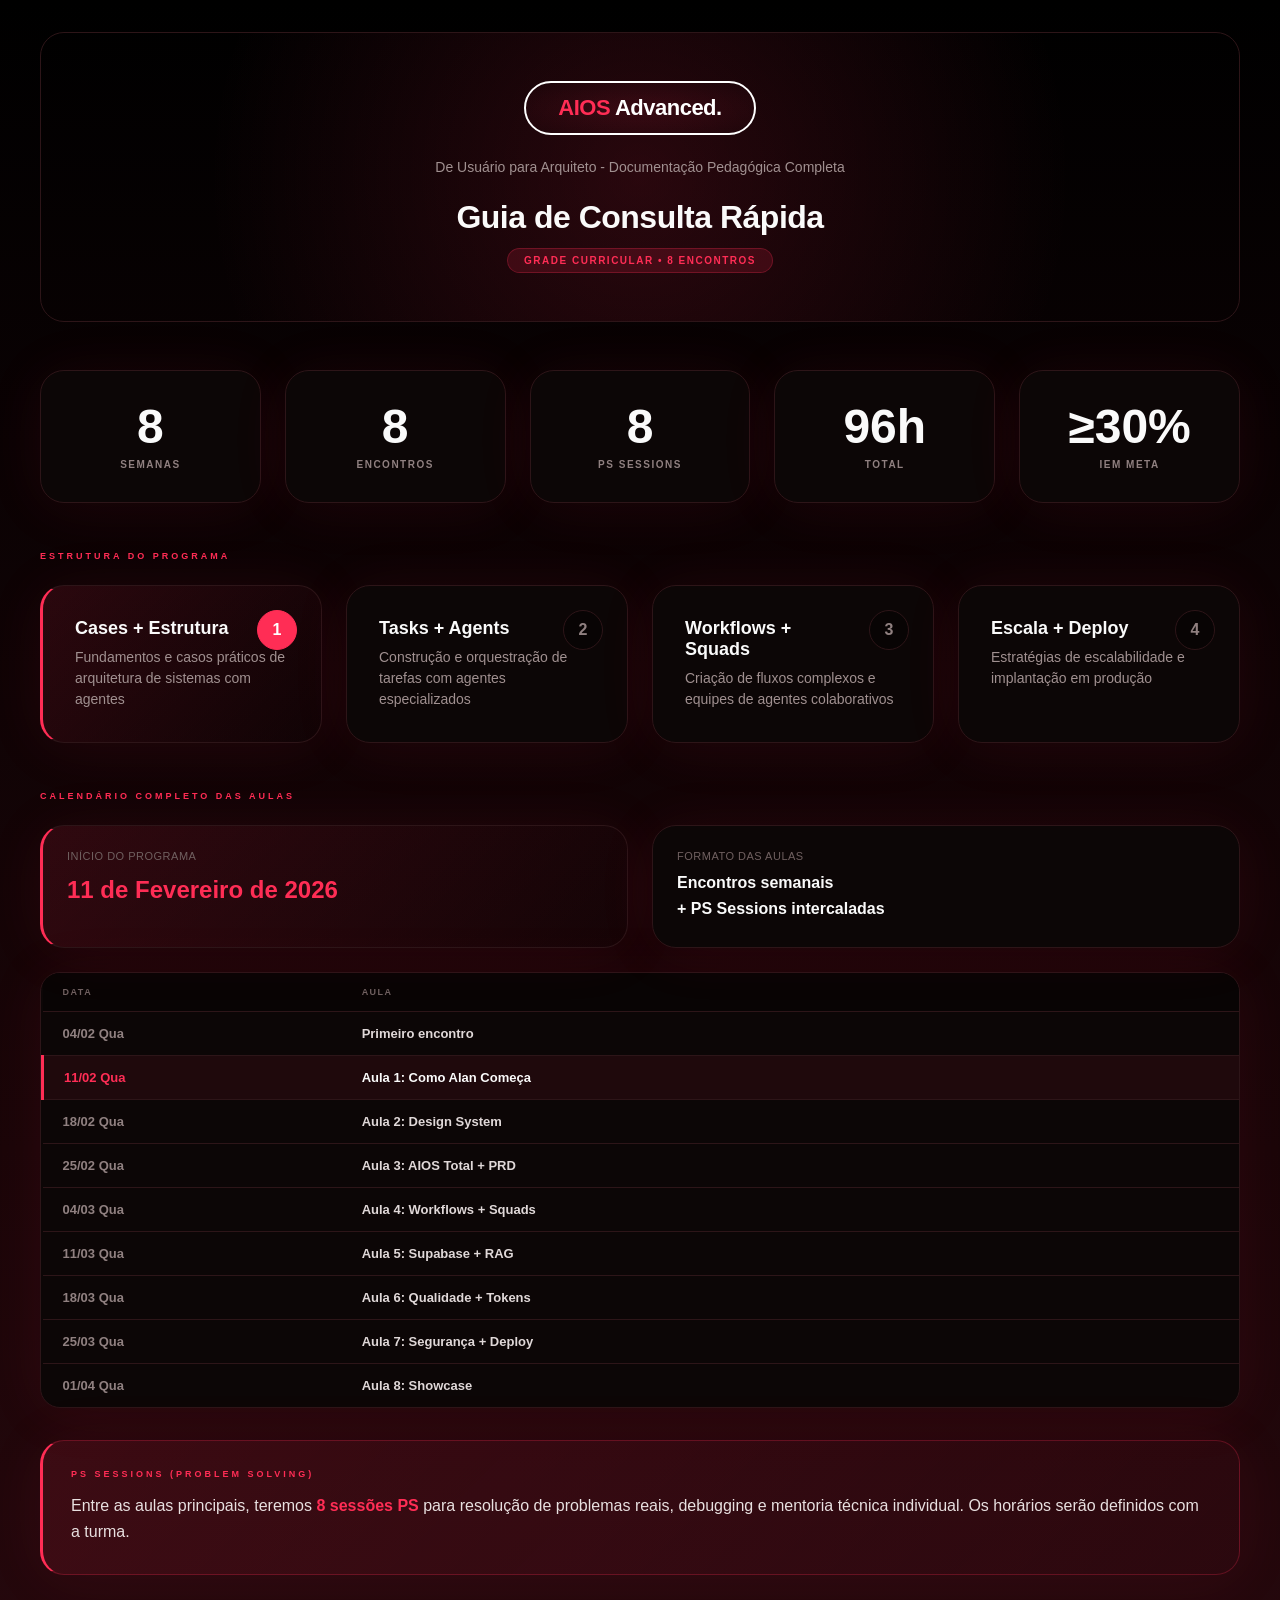
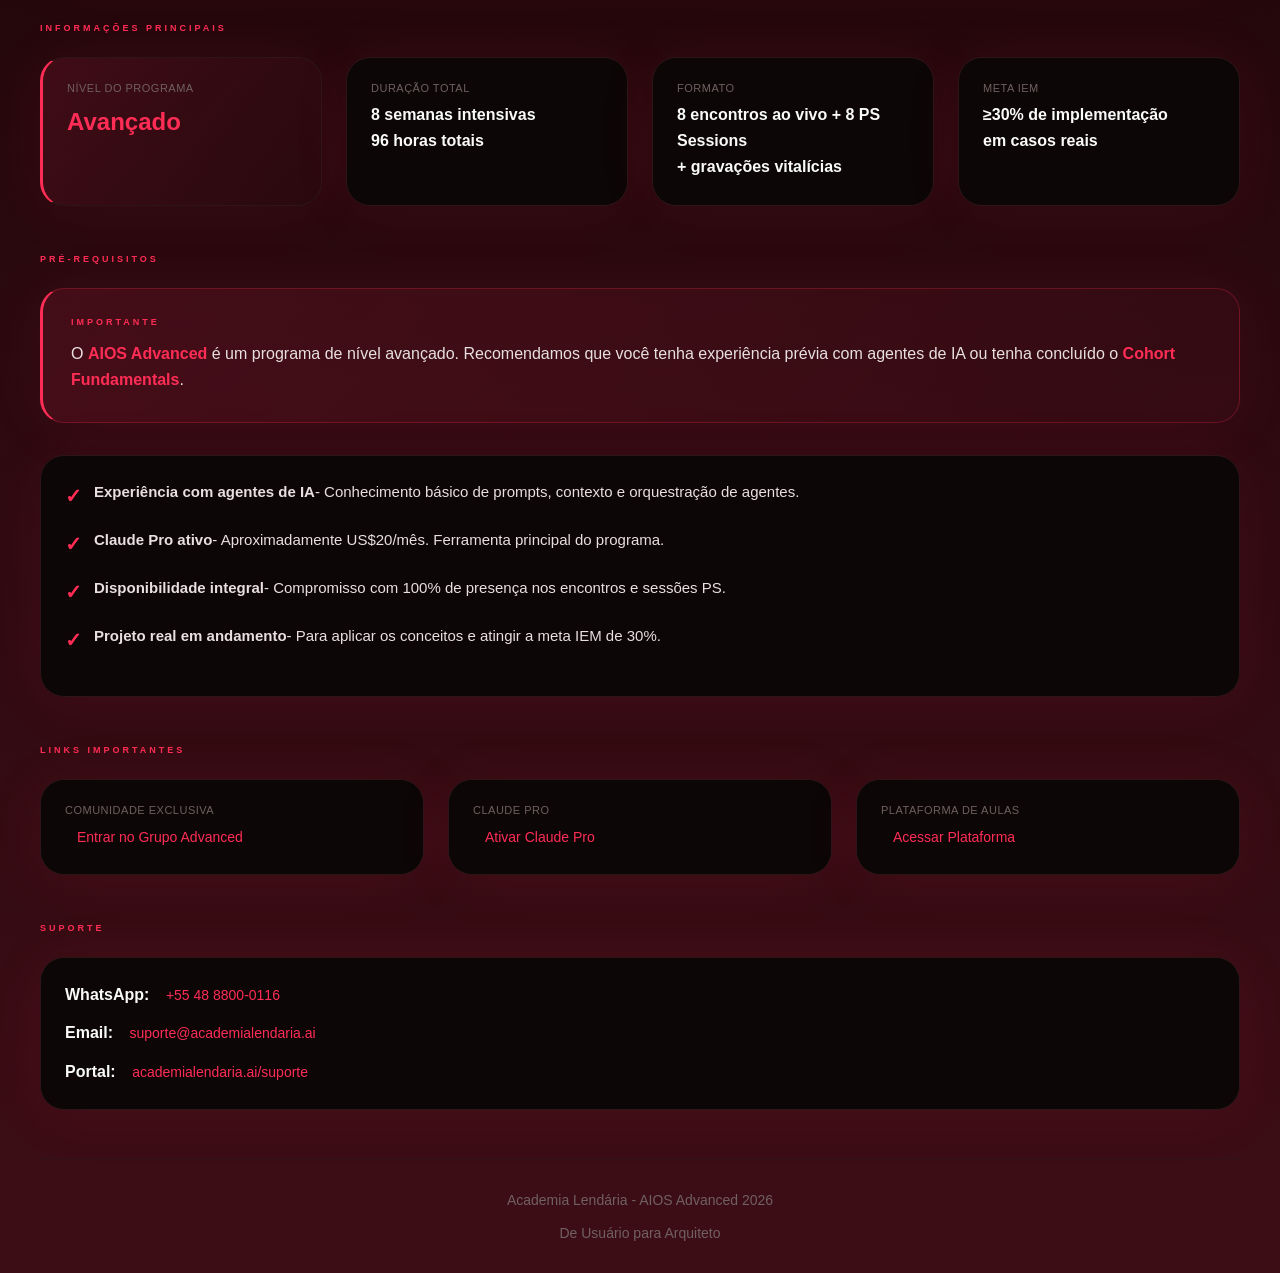
<file: workspace/academia-lendaria/cohort-advanced/branding/diretrizes/deploy/index.html>
<!DOCTYPE html>
<html lang="pt-BR">
<head>
  <meta charset="UTF-8">
  <meta name="viewport" content="width=device-width, initial-scale=1.0">
  <title>AIOS Advanced - Guia do Aluno</title>
  <style>
    * {
      margin: 0;
      padding: 0;
      box-sizing: border-box;
    }

    :root {
      /* Colors - Primary (Red Brand - Dark Luxury) */
      --color-primary-red: #FF2D55;
      --color-primary-red-transparent: rgba(255, 45, 85, 0.08);
      --color-primary-red-border: rgba(255, 45, 85, 0.12);
      --color-primary-red-strong: rgba(255, 45, 85, 0.25);

      /* Colors - Background (Dark Luxury) */
      --color-bg-main: #080404;
      --color-bg-card: #0C0606;
      --color-bg-secondary: #080404;

      /* Colors - State */
      --color-success: #34C759;
      --color-success-bg: rgba(52, 199, 89, 0.12);

      /* Colors - Text */
      --color-text-primary: #FAFAFA;
      --color-text-white: #FFFFFF;
      --color-text-light: #E8E0E0;
      --color-text-light-secondary: #E0D8D8;
      --color-text-medium: #A09090;
      --color-text-gray: #908080;
      --color-text-gray-dark: #706060;

      /* Colors - Border */
      --color-border-main: #2D1518;
      --color-border-white: #FFFFFF;

      /* Spacing */
      --space-4: 1rem;
      --space-6: 1.5rem;
      --space-8: 2rem;
      --space-12: 3rem;

      /* Border Radius */
      --radius-lg: 1.25rem;
      --radius-xl: 1.5rem;
      --radius-2xl: 2.5rem;
      --radius-full: 9999px;

      /* Shadows */
      --shadow-card: 0 4px 60px rgba(255, 45, 85, 0.08);
      --shadow-glow-red: 0 0 20px rgba(255, 45, 85, 0.2);

      /* Transitions */
      --transition-fast: 0.2s ease;
    }

    body {
      font-family: -apple-system, BlinkMacSystemFont, 'Segoe UI', Roboto, sans-serif;
      background: linear-gradient(180deg, #000000 0%, #1A0508 40%, #2D0A10 70%, #3D0D15 100%);
      color: var(--color-text-medium);
      min-height: 100vh;
      padding: 2rem 1rem;
    }

    .container {
      max-width: 1200px;
      margin: 0 auto;
    }

    /* Header */
    .header {
      text-align: center;
      margin-bottom: var(--space-12);
      padding: var(--space-12) var(--space-8);
      background: radial-gradient(circle at center, rgba(255, 45, 85, 0.15), transparent 70%);
      border-radius: var(--radius-xl);
      border: 1px solid var(--color-border-main);
    }

    .badge-pill {
      display: inline-block;
      border: 2px solid var(--color-border-white);
      border-radius: 100px;
      padding: 0.75rem 2rem;
      background: radial-gradient(ellipse at center, rgba(255, 45, 85, 0.1), transparent);
      margin-bottom: var(--space-4);
    }

    .badge-pill .aios {
      color: var(--color-primary-red);
      font-size: 1.375rem;
      font-weight: 600;
      letter-spacing: -0.5px;
    }

    .badge-pill .advanced {
      color: var(--color-text-white);
      font-size: 1.375rem;
      font-weight: 600;
      letter-spacing: -0.5px;
    }

    .subtitle {
      font-size: 0.875rem;
      font-weight: 400;
      color: var(--color-text-medium);
      letter-spacing: 0px;
      margin-top: 0.5rem;
    }

    h1 {
      color: var(--color-text-primary);
      font-size: 2rem;
      font-weight: 700;
      letter-spacing: -0.5px;
      margin-top: var(--space-6);
    }

    .program-badge {
      display: inline-block;
      background: rgba(255, 45, 85, 0.15);
      border: 1px solid var(--color-primary-red-strong);
      border-radius: 100px;
      padding: 0.375rem 1rem;
      font-size: 0.625rem;
      font-weight: 700;
      color: var(--color-primary-red);
      letter-spacing: 1.5px;
      text-transform: uppercase;
      margin-top: 0.75rem;
    }

    /* Metrics Grid */
    .metrics-grid {
      display: grid;
      grid-template-columns: repeat(auto-fit, minmax(180px, 1fr));
      gap: var(--space-6);
      margin-bottom: var(--space-12);
    }

    .metric-card {
      background: var(--color-bg-card);
      border: 1px solid var(--color-border-main);
      border-radius: var(--radius-xl);
      padding: var(--space-8);
      text-align: center;
      box-shadow: var(--shadow-card);
      transition: var(--transition-fast);
    }

    .metric-card:hover {
      border-color: var(--color-primary-red);
      transform: translateY(-2px);
      box-shadow: var(--shadow-glow-red);
    }

    .metric-value {
      font-size: 3rem;
      font-weight: 700;
      color: var(--color-text-primary);
      line-height: 1;
      margin-bottom: 0.5rem;
    }

    .metric-label {
      font-size: 0.625rem;
      font-weight: 700;
      color: var(--color-text-gray);
      letter-spacing: 1.5px;
      text-transform: uppercase;
    }

    /* Section */
    .section {
      margin-bottom: var(--space-12);
    }

    .section-header {
      font-size: 0.5625rem;
      font-weight: 800;
      color: var(--color-primary-red);
      letter-spacing: 3px;
      text-transform: uppercase;
      margin-bottom: var(--space-6);
    }

    /* Program Structure */
    .structure-grid {
      display: grid;
      grid-template-columns: repeat(auto-fit, minmax(250px, 1fr));
      gap: var(--space-6);
      margin-bottom: var(--space-8);
    }

    .phase-card {
      background: var(--color-bg-card);
      border: 1px solid var(--color-border-main);
      border-radius: var(--radius-xl);
      padding: var(--space-8);
      box-shadow: var(--shadow-card);
      transition: var(--transition-fast);
      position: relative;
    }

    .phase-card:hover {
      border-color: var(--color-primary-red);
      transform: translateY(-2px);
      box-shadow: var(--shadow-glow-red);
    }

    .phase-card.active {
      background: linear-gradient(135deg, var(--color-primary-red-border) 0%, transparent 100%);
      border-left: 3px solid var(--color-primary-red);
    }

    .phase-number {
      position: absolute;
      top: 1.5rem;
      right: 1.5rem;
      width: 2.5rem;
      height: 2.5rem;
      background: var(--color-bg-secondary);
      border: 1px solid var(--color-border-main);
      border-radius: 50%;
      display: flex;
      align-items: center;
      justify-content: center;
      font-size: 1rem;
      font-weight: 700;
      color: var(--color-text-gray);
    }

    .phase-card.active .phase-number {
      background: var(--color-primary-red);
      border-color: var(--color-primary-red);
      color: var(--color-text-white);
    }

    .phase-title {
      font-size: 1.125rem;
      font-weight: 700;
      color: var(--color-text-primary);
      margin-bottom: 0.5rem;
      padding-right: 3rem;
    }

    .phase-subtitle {
      font-size: 0.875rem;
      color: var(--color-text-medium);
      line-height: 1.5;
    }

    /* Info Cards */
    .info-grid {
      display: grid;
      grid-template-columns: repeat(auto-fit, minmax(280px, 1fr));
      gap: var(--space-6);
      margin-bottom: var(--space-8);
    }

    .info-card {
      background: var(--color-bg-card);
      border: 1px solid var(--color-border-main);
      border-radius: var(--radius-xl);
      padding: var(--space-6);
      box-shadow: var(--shadow-card);
      transition: var(--transition-fast);
    }

    .info-card:hover {
      border-color: var(--color-primary-red);
      transform: translateY(-2px);
      box-shadow: var(--shadow-glow-red);
    }

    .info-card.highlight {
      background: linear-gradient(135deg, var(--color-primary-red-border) 0%, transparent 100%);
      border-left: 3px solid var(--color-primary-red);
    }

    .info-card-label {
      font-size: 0.6875rem;
      font-weight: 500;
      color: var(--color-text-gray-dark);
      text-transform: uppercase;
      letter-spacing: 0.5px;
      margin-bottom: 0.5rem;
    }

    .info-card-value {
      font-size: 1rem;
      font-weight: 600;
      color: var(--color-text-primary);
      line-height: 1.65;
    }

    .info-card-value.large {
      font-size: 1.5rem;
      font-weight: 700;
      color: var(--color-primary-red);
    }

    /* Callout */
    .callout {
      background: linear-gradient(135deg, var(--color-primary-red-border) 0%, rgba(255, 45, 85, 0.04) 100%);
      border: 1px solid var(--color-primary-red-strong);
      border-left: 3px solid var(--color-primary-red);
      border-radius: var(--radius-xl);
      padding: 1.75rem;
      margin-bottom: var(--space-8);
      box-shadow: var(--shadow-card);
    }

    .callout-header {
      font-size: 0.5625rem;
      font-weight: 800;
      color: var(--color-primary-red);
      letter-spacing: 3px;
      text-transform: uppercase;
      margin-bottom: 0.875rem;
    }

    .callout-text {
      font-size: 1rem;
      color: var(--color-text-light);
      line-height: 1.65;
    }

    .callout-text strong {
      color: var(--color-primary-red);
      font-weight: 600;
    }

    /* Calendar Table */
    .calendar-card {
      background: var(--color-bg-card);
      border: 1px solid var(--color-border-main);
      border-radius: var(--radius-lg);
      overflow: hidden;
      box-shadow: var(--shadow-card);
      margin-bottom: var(--space-8);
    }

    .calendar-table {
      width: 100%;
      border-collapse: collapse;
    }

    .calendar-table thead tr {
      background: var(--color-bg-secondary);
      border-bottom: 1px solid var(--color-border-main);
    }

    .calendar-table th {
      padding: 0.875rem 1.25rem;
      font-size: 0.5625rem;
      font-weight: 700;
      color: var(--color-text-gray-dark);
      letter-spacing: 1.5px;
      text-transform: uppercase;
      text-align: left;
    }

    .calendar-table td {
      padding: 0.875rem 1.25rem;
      border-bottom: 1px solid var(--color-border-main);
      font-size: 0.8125rem;
    }

    .calendar-table tbody tr:last-child td {
      border-bottom: none;
    }

    .calendar-table tbody tr.highlight {
      background: var(--color-primary-red-transparent);
    }

    .calendar-table tbody tr.highlight td:first-child {
      border-left: 3px solid var(--color-primary-red);
    }

    .date-cell {
      font-weight: 600;
      color: var(--color-text-gray);
      white-space: nowrap;
    }

    .date-cell.highlight {
      font-weight: 700;
      color: var(--color-primary-red);
    }

    .topic-cell {
      font-weight: 600;
      color: var(--color-text-light-secondary);
    }

    .calendar-table tbody tr.highlight .topic-cell {
      font-weight: 600;
      color: var(--color-text-primary);
    }

    /* Requirements List */
    .requirements-list {
      list-style: none;
      padding: 0;
    }

    .requirements-list li {
      display: flex;
      align-items: flex-start;
      margin-bottom: 1rem;
      font-size: 0.9375rem;
      color: var(--color-text-light);
      line-height: 1.6;
    }

    .requirements-list li::before {
      content: "✓";
      color: var(--color-primary-red);
      font-weight: 700;
      font-size: 1.25rem;
      margin-right: 0.75rem;
      flex-shrink: 0;
    }

    /* Footer */
    .footer {
      text-align: center;
      margin-top: var(--space-12);
      padding-top: var(--space-8);
      border-top: 1px solid var(--color-border-main);
    }

    .footer-links {
      margin-bottom: var(--space-4);
    }

    .footer-link {
      color: var(--color-primary-red);
      text-decoration: none;
      font-size: 0.875rem;
      font-weight: 500;
      margin: 0 0.75rem;
      transition: var(--transition-fast);
    }

    .footer-link:hover {
      opacity: 0.8;
    }

    .footer-text {
      font-size: 0.875rem;
      color: var(--color-text-gray-dark);
    }

    /* Responsive */
    @media (max-width: 768px) {
      body {
        padding: 1rem 0.5rem;
      }

      .header {
        padding: var(--space-8) var(--space-4);
      }

      h1 {
        font-size: 1.5rem;
      }

      .metrics-grid {
        grid-template-columns: repeat(2, 1fr);
      }

      .structure-grid,
      .info-grid {
        grid-template-columns: 1fr;
      }

      .metric-value {
        font-size: 2rem;
      }

      .calendar-table th,
      .calendar-table td {
        padding: 0.75rem 1rem;
        font-size: 0.75rem;
      }

      .date-cell {
        font-size: 0.75rem;
      }
    }
  </style>
</head>
<body>
  <div class="container">
    <!-- Header -->
    <div class="header">
      <div class="badge-pill">
        <span class="aios">AIOS</span><span class="advanced"> Advanced.</span>
      </div>
      <div class="subtitle">De Usuário para Arquiteto - Documentação Pedagógica Completa</div>
      <h1>Guia de Consulta Rápida</h1>
      <div class="program-badge">GRADE CURRICULAR • 8 ENCONTROS</div>
    </div>

    <!-- Metrics -->
    <div class="metrics-grid">
      <div class="metric-card">
        <div class="metric-value">8</div>
        <div class="metric-label">Semanas</div>
      </div>
      <div class="metric-card">
        <div class="metric-value">8</div>
        <div class="metric-label">Encontros</div>
      </div>
      <div class="metric-card">
        <div class="metric-value">8</div>
        <div class="metric-label">PS Sessions</div>
      </div>
      <div class="metric-card">
        <div class="metric-value">96h</div>
        <div class="metric-label">Total</div>
      </div>
      <div class="metric-card">
        <div class="metric-value">≥30%</div>
        <div class="metric-label">IEM Meta</div>
      </div>
    </div>

    <!-- Program Structure -->
    <section class="section">
      <h2 class="section-header">ESTRUTURA DO PROGRAMA</h2>

      <div class="structure-grid">
        <div class="phase-card active">
          <div class="phase-number">1</div>
          <div class="phase-title">Cases + Estrutura</div>
          <div class="phase-subtitle">Fundamentos e casos práticos de arquitetura de sistemas com agentes</div>
        </div>

        <div class="phase-card">
          <div class="phase-number">2</div>
          <div class="phase-title">Tasks + Agents</div>
          <div class="phase-subtitle">Construção e orquestração de tarefas com agentes especializados</div>
        </div>

        <div class="phase-card">
          <div class="phase-number">3</div>
          <div class="phase-title">Workflows + Squads</div>
          <div class="phase-subtitle">Criação de fluxos complexos e equipes de agentes colaborativos</div>
        </div>

        <div class="phase-card">
          <div class="phase-number">4</div>
          <div class="phase-title">Escala + Deploy</div>
          <div class="phase-subtitle">Estratégias de escalabilidade e implantação em produção</div>
        </div>
      </div>
    </section>

    <!-- Calendário -->
    <section class="section">
      <h2 class="section-header">CALENDÁRIO COMPLETO DAS AULAS</h2>

      <div class="info-grid" style="margin-bottom: var(--space-6);">
        <div class="info-card highlight">
          <div class="info-card-label">Início do Programa</div>
          <div class="info-card-value large">11 de Fevereiro de 2026</div>
        </div>
        <div class="info-card">
          <div class="info-card-label">Formato das Aulas</div>
          <div class="info-card-value">Encontros semanais<br>+ PS Sessions intercaladas</div>
        </div>
      </div>

      <div class="calendar-card">
        <table class="calendar-table">
          <thead>
            <tr>
              <th style="width: 25%;">Data</th>
              <th>Aula</th>
            </tr>
          </thead>
          <tbody>
            <tr>
              <td class="date-cell">04/02 Qua</td>
              <td class="topic-cell">Primeiro encontro</td>
            </tr>
            <tr class="highlight">
              <td class="date-cell highlight">11/02 Qua</td>
              <td class="topic-cell">Aula 1: Como Alan Começa</td>
            </tr>
            <tr>
              <td class="date-cell">18/02 Qua</td>
              <td class="topic-cell">Aula 2: Design System</td>
            </tr>
            <tr>
              <td class="date-cell">25/02 Qua</td>
              <td class="topic-cell">Aula 3: AIOS Total + PRD</td>
            </tr>
            <tr>
              <td class="date-cell">04/03 Qua</td>
              <td class="topic-cell">Aula 4: Workflows + Squads</td>
            </tr>
            <tr>
              <td class="date-cell">11/03 Qua</td>
              <td class="topic-cell">Aula 5: Supabase + RAG</td>
            </tr>
            <tr>
              <td class="date-cell">18/03 Qua</td>
              <td class="topic-cell">Aula 6: Qualidade + Tokens</td>
            </tr>
            <tr>
              <td class="date-cell">25/03 Qua</td>
              <td class="topic-cell">Aula 7: Segurança + Deploy</td>
            </tr>
            <tr>
              <td class="date-cell">01/04 Qua</td>
              <td class="topic-cell">Aula 8: Showcase</td>
            </tr>
          </tbody>
        </table>
      </div>

      <div class="callout">
        <div class="callout-header">PS SESSIONS (PROBLEM SOLVING)</div>
        <p class="callout-text">
          Entre as aulas principais, teremos <strong>8 sessões PS</strong> para resolução de problemas reais, debugging e mentoria técnica individual. Os horários serão definidos com a turma.
        </p>
      </div>
    </section>

    <!-- Info Cards Principais -->
    <section class="section">
      <h2 class="section-header">INFORMAÇÕES PRINCIPAIS</h2>

      <div class="info-grid">
        <div class="info-card highlight">
          <div class="info-card-label">Nível do Programa</div>
          <div class="info-card-value large">Avançado</div>
        </div>
        <div class="info-card">
          <div class="info-card-label">Duração Total</div>
          <div class="info-card-value">8 semanas intensivas<br>96 horas totais</div>
        </div>
        <div class="info-card">
          <div class="info-card-label">Formato</div>
          <div class="info-card-value">8 encontros ao vivo + 8 PS Sessions<br>+ gravações vitalícias</div>
        </div>
        <div class="info-card">
          <div class="info-card-label">Meta IEM</div>
          <div class="info-card-value">≥30% de implementação<br>em casos reais</div>
        </div>
      </div>
    </section>

    <!-- Requisitos -->
    <section class="section">
      <h2 class="section-header">PRÉ-REQUISITOS</h2>

      <div class="callout">
        <div class="callout-header">IMPORTANTE</div>
        <p class="callout-text">
          O <strong>AIOS Advanced</strong> é um programa de nível avançado. Recomendamos que você tenha experiência prévia com agentes de IA ou tenha concluído o <strong>Cohort Fundamentals</strong>.
        </p>
      </div>

      <div class="info-card">
        <ul class="requirements-list">
          <li><strong>Experiência com agentes de IA</strong> - Conhecimento básico de prompts, contexto e orquestração de agentes.</li>
          <li><strong>Claude Pro ativo</strong> - Aproximadamente US$20/mês. Ferramenta principal do programa.</li>
          <li><strong>Disponibilidade integral</strong> - Compromisso com 100% de presença nos encontros e sessões PS.</li>
          <li><strong>Projeto real em andamento</strong> - Para aplicar os conceitos e atingir a meta IEM de 30%.</li>
        </ul>
      </div>
    </section>

    <!-- Links Importantes -->
    <section class="section">
      <h2 class="section-header">LINKS IMPORTANTES</h2>

      <div class="info-grid">
        <div class="info-card">
          <div class="info-card-label">Comunidade Exclusiva</div>
          <div class="info-card-value">
            <a href="#" class="footer-link">Entrar no Grupo Advanced</a>
          </div>
        </div>
        <div class="info-card">
          <div class="info-card-label">Claude Pro</div>
          <div class="info-card-value">
            <a href="https://claude.ai/upgrade" class="footer-link">Ativar Claude Pro</a>
          </div>
        </div>
        <div class="info-card">
          <div class="info-card-label">Plataforma de Aulas</div>
          <div class="info-card-value">
            <a href="https://membros.academialendaria.ai/m/lessons/cohort-aios-avancado-1769713560236" class="footer-link">Acessar Plataforma</a>
          </div>
        </div>
      </div>
    </section>

    <!-- Suporte -->
    <section class="section">
      <h2 class="section-header">SUPORTE</h2>

      <div class="info-card">
        <div class="info-card-value">
          <div style="margin-bottom: 0.75rem;">
            <strong>WhatsApp:</strong> <a href="https://wa.me/5548988000116" class="footer-link">+55 48 8800-0116</a>
          </div>
          <div style="margin-bottom: 0.75rem;">
            <strong>Email:</strong> <a href="mailto:suporte@academialendaria.ai" class="footer-link">suporte@academialendaria.ai</a>
          </div>
          <div>
            <strong>Portal:</strong> <a href="https://academialendaria.ai/suporte" class="footer-link">academialendaria.ai/suporte</a>
          </div>
        </div>
      </div>
    </section>

    <!-- Footer -->
    <div class="footer">
      <div class="footer-links">
        <span class="footer-text">Academia Lendária - AIOS Advanced 2026</span>
      </div>
      <div class="footer-text">
        De Usuário para Arquiteto
      </div>
    </div>
  </div>
</body>
</html>
</file>
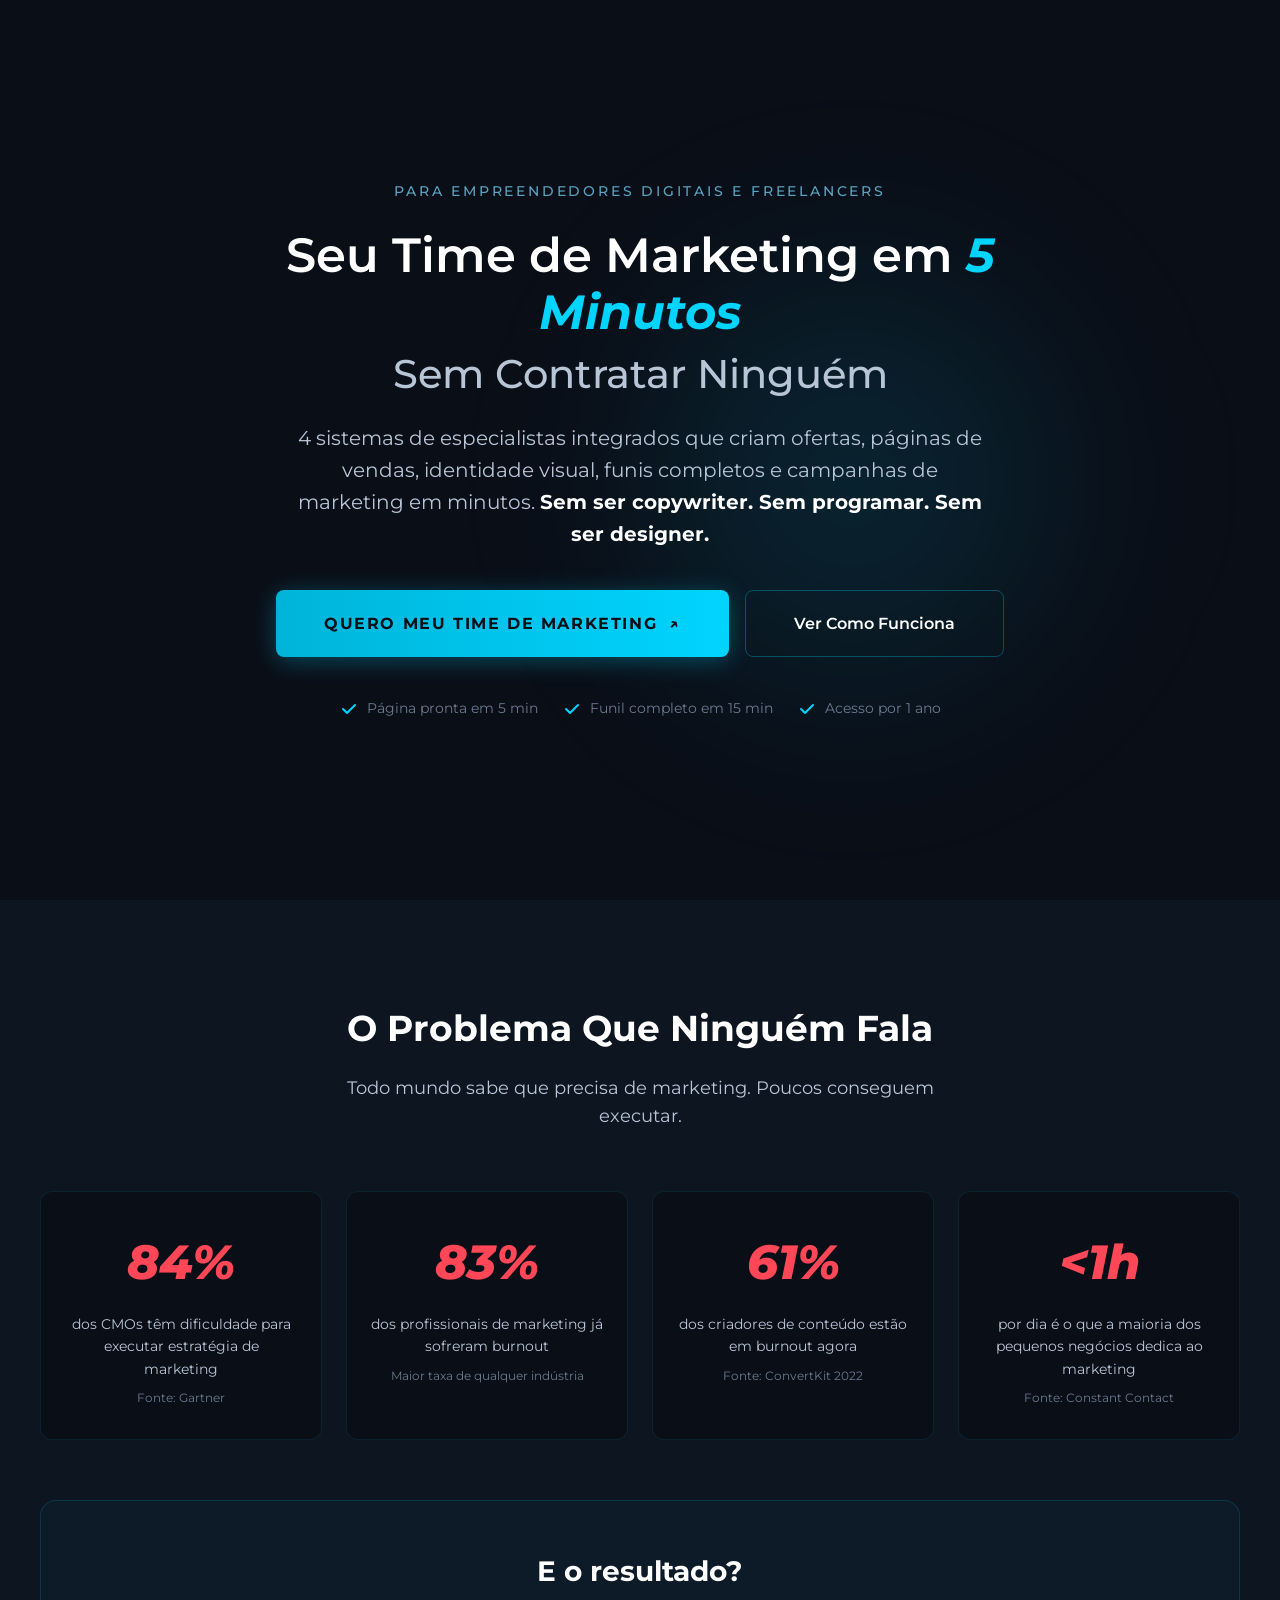
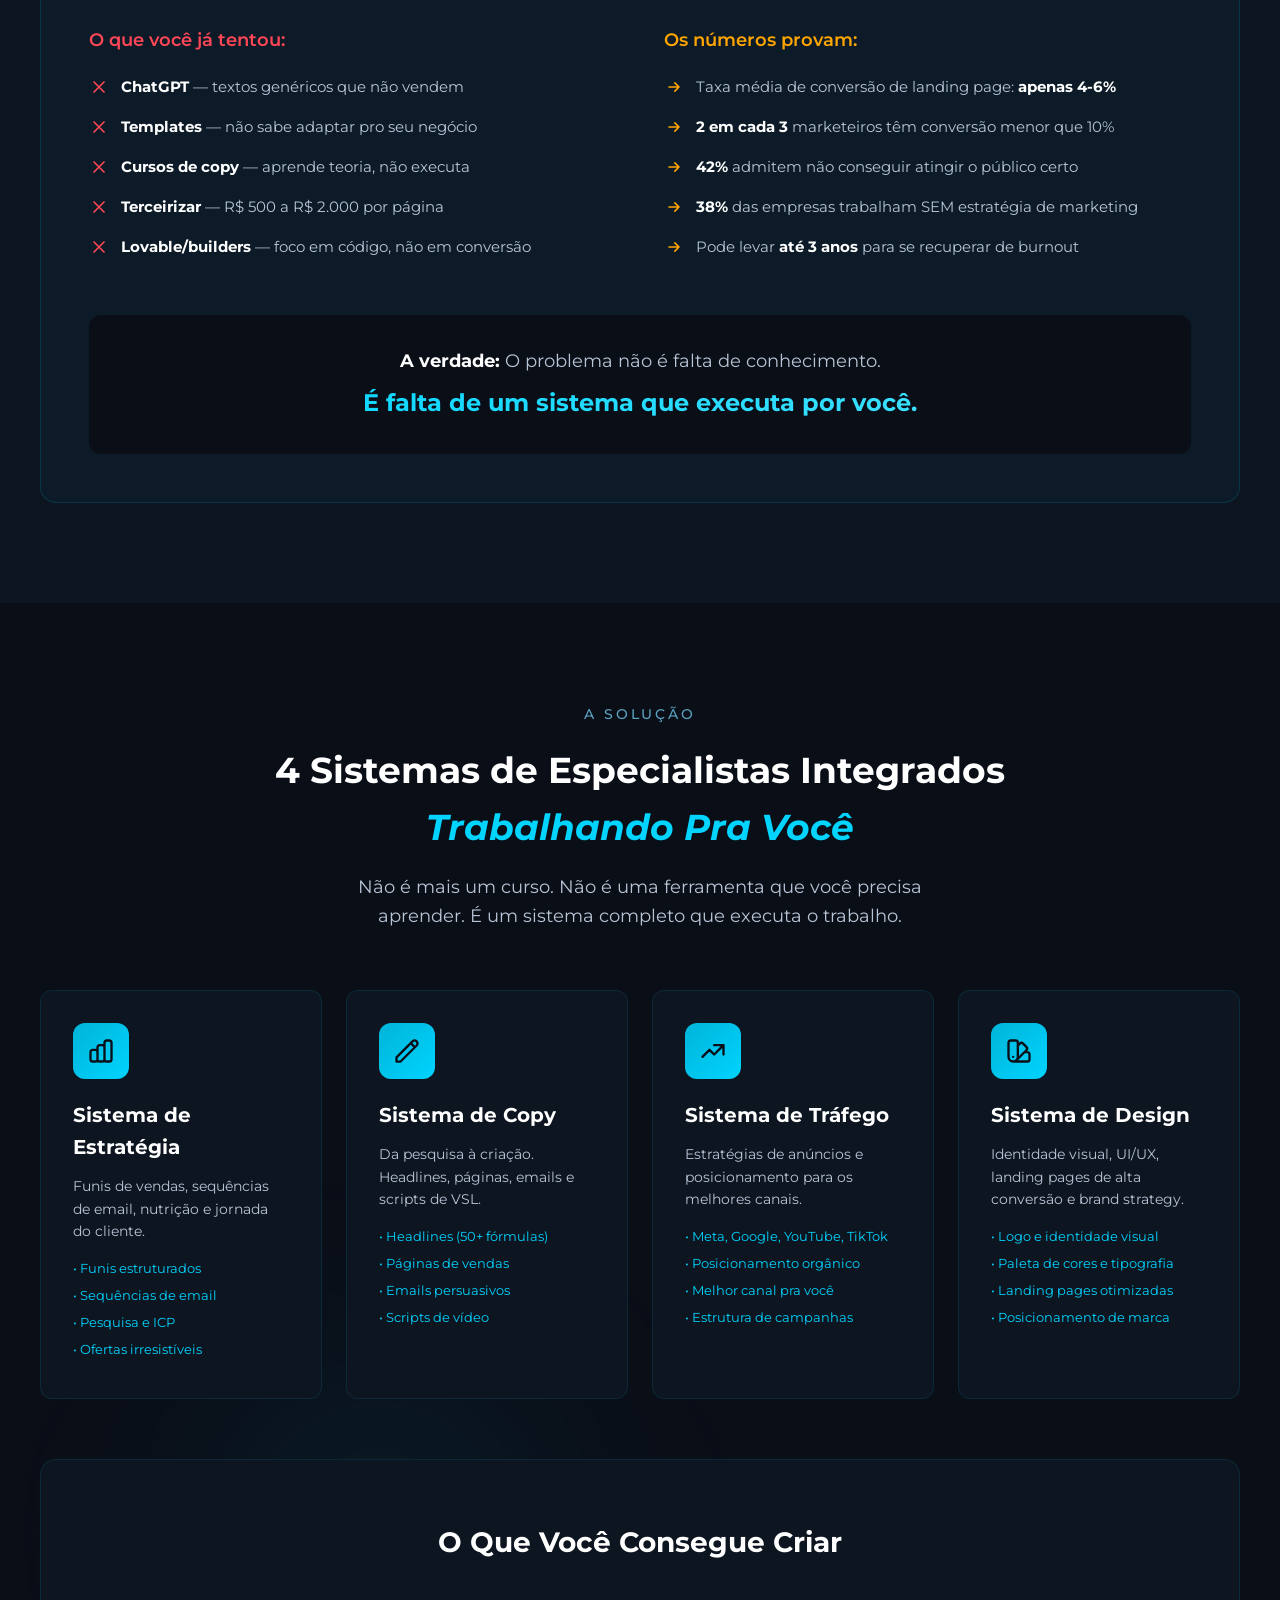
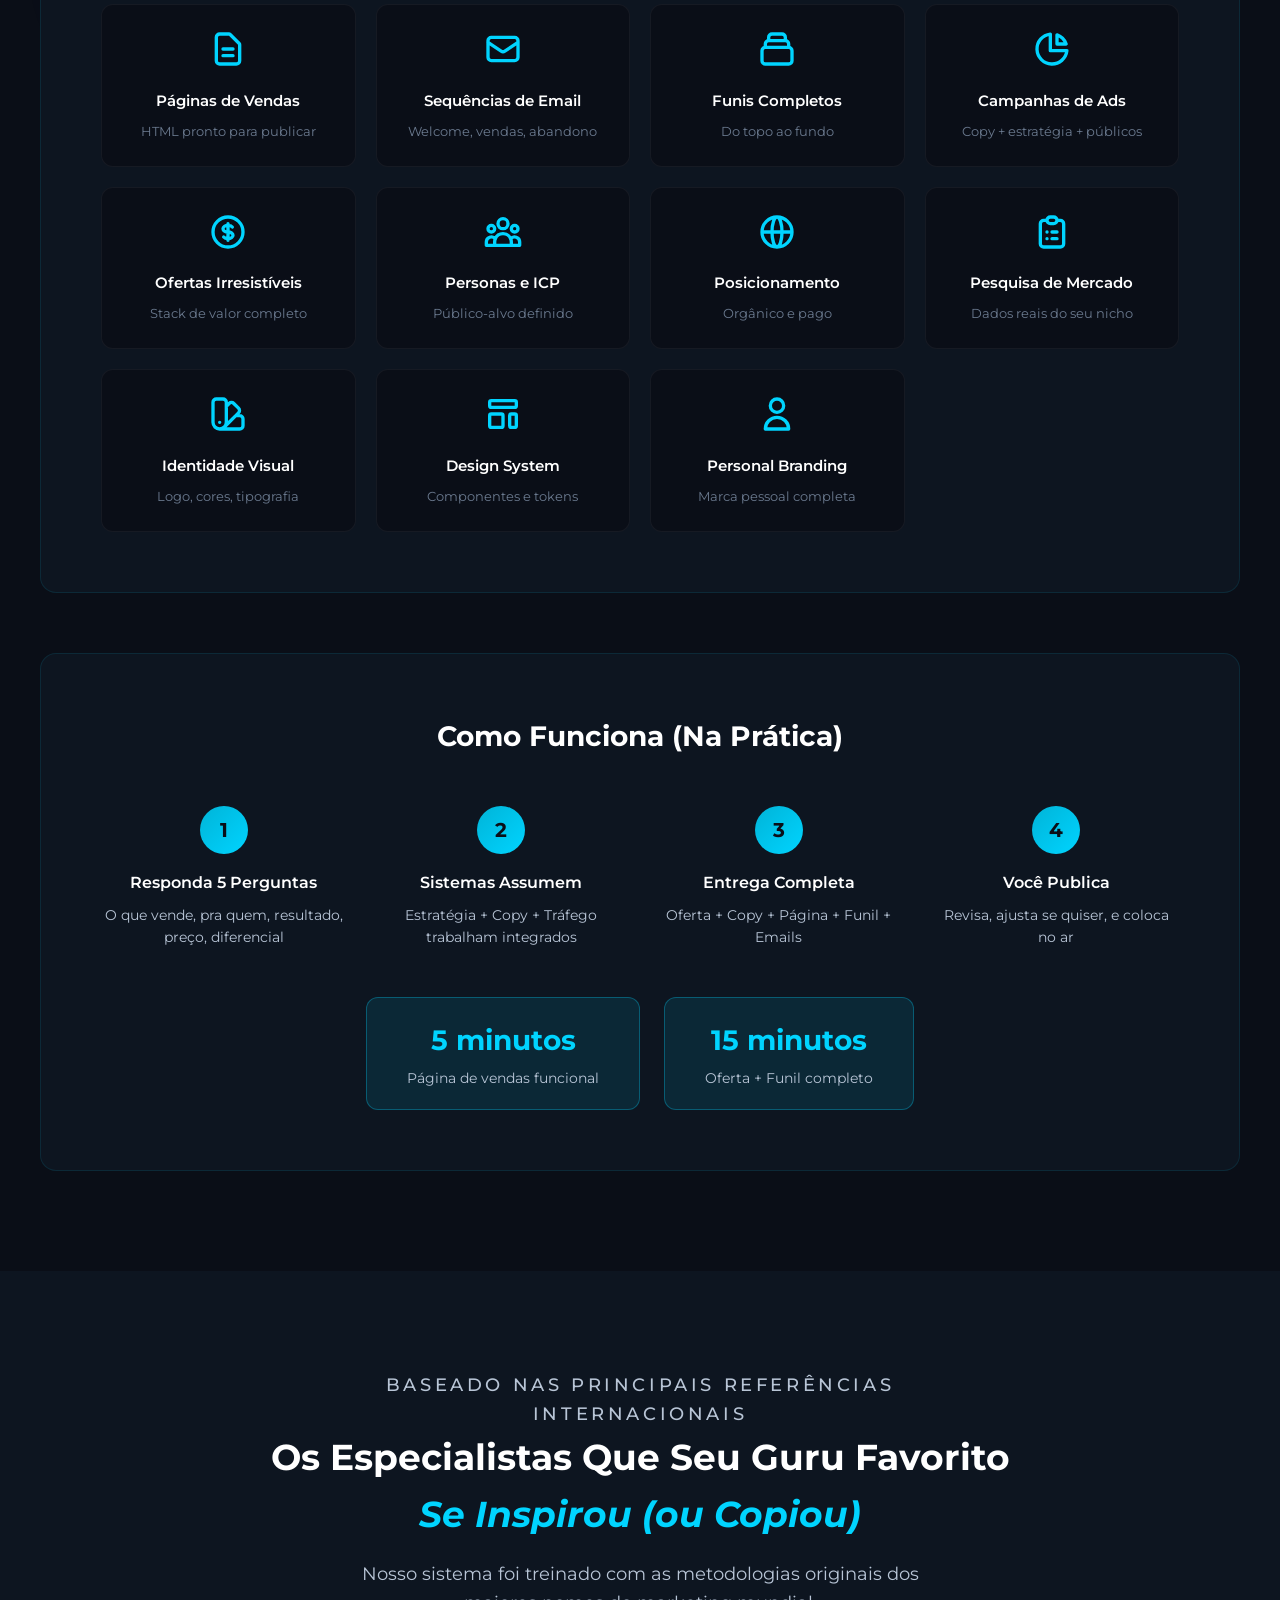
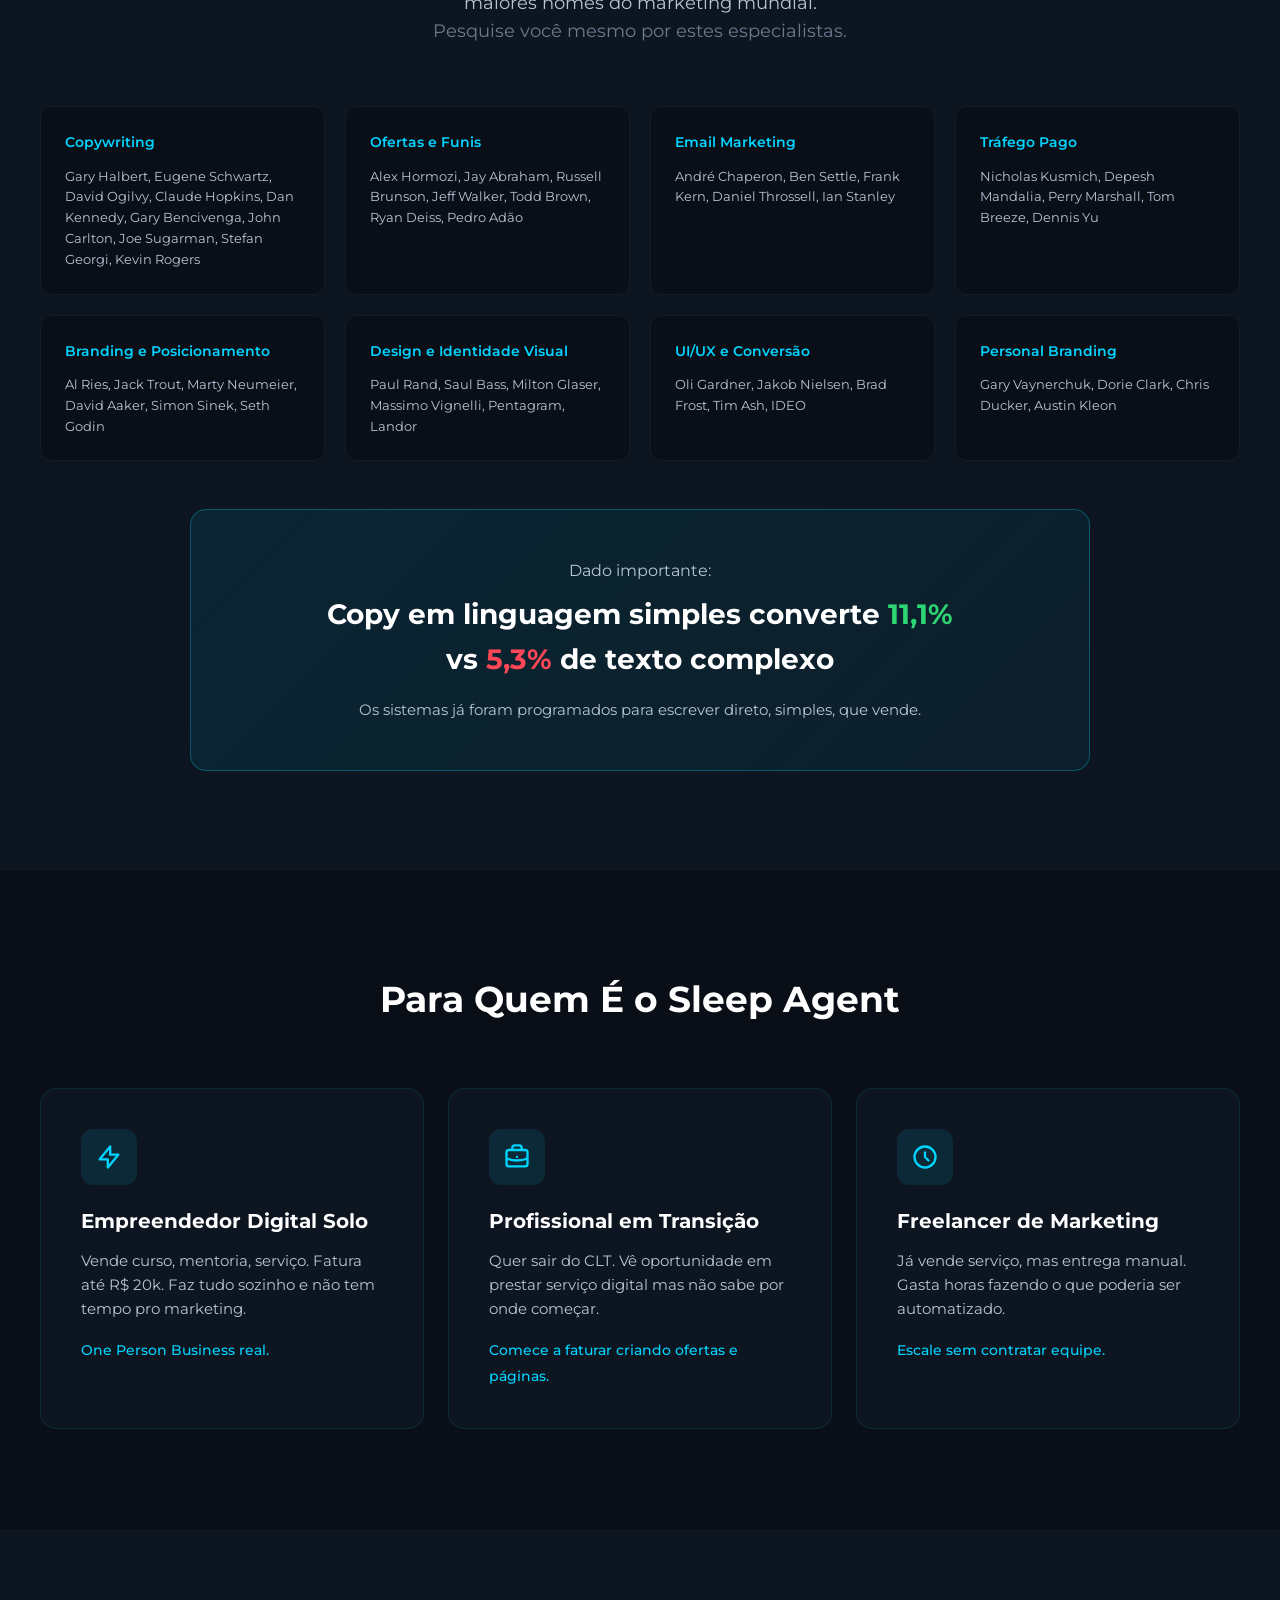
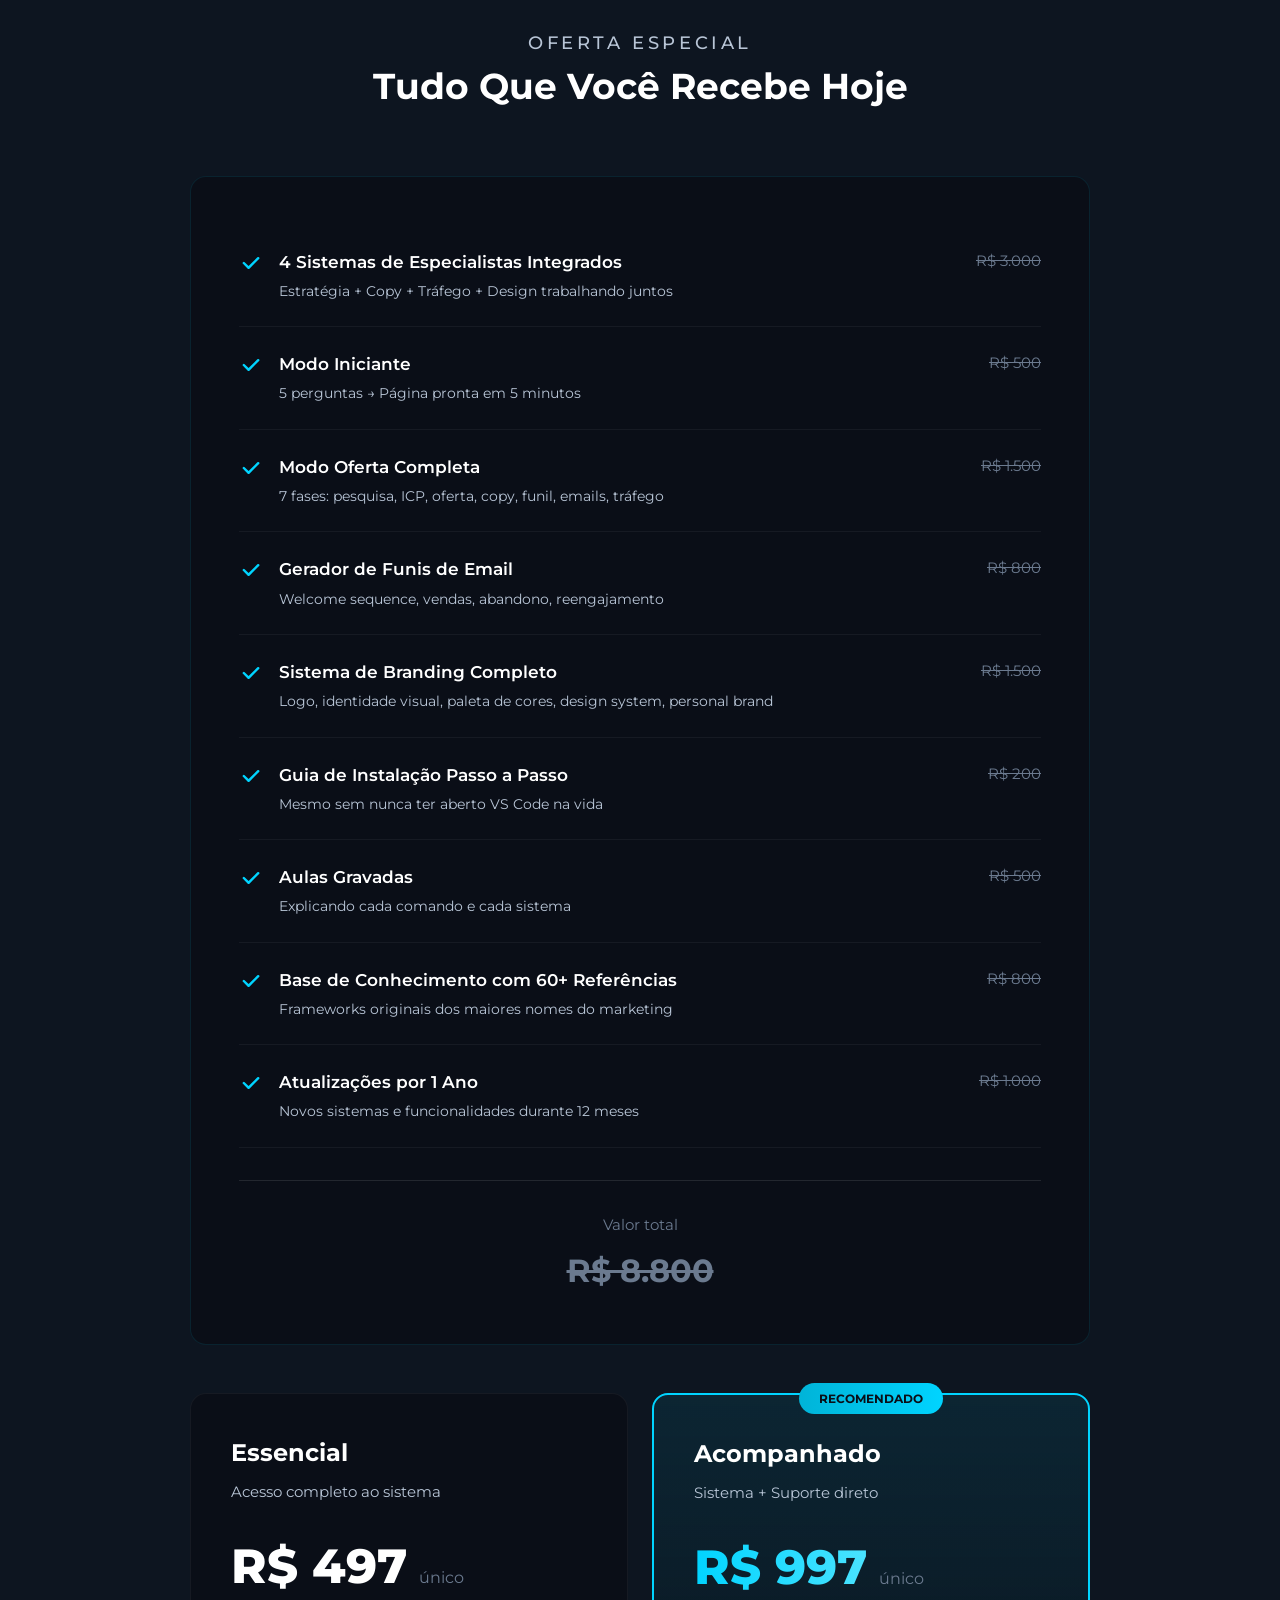
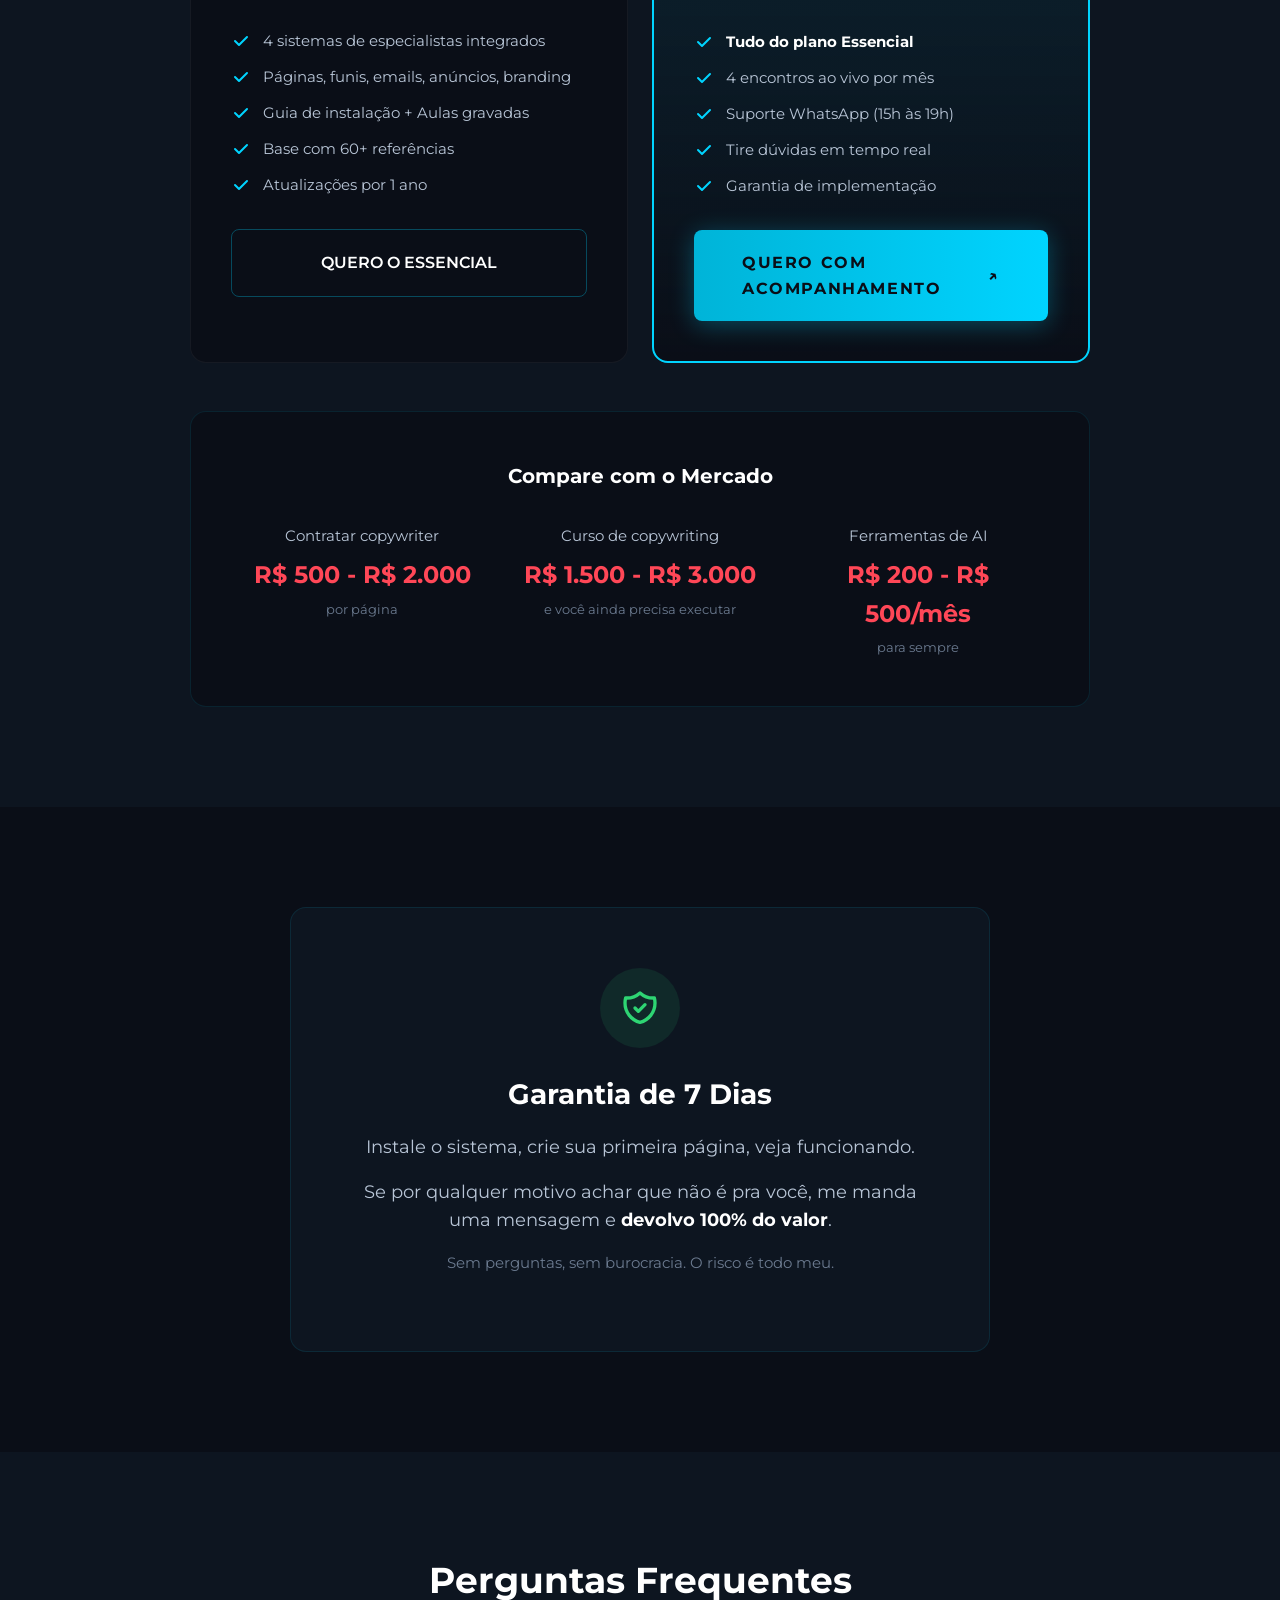
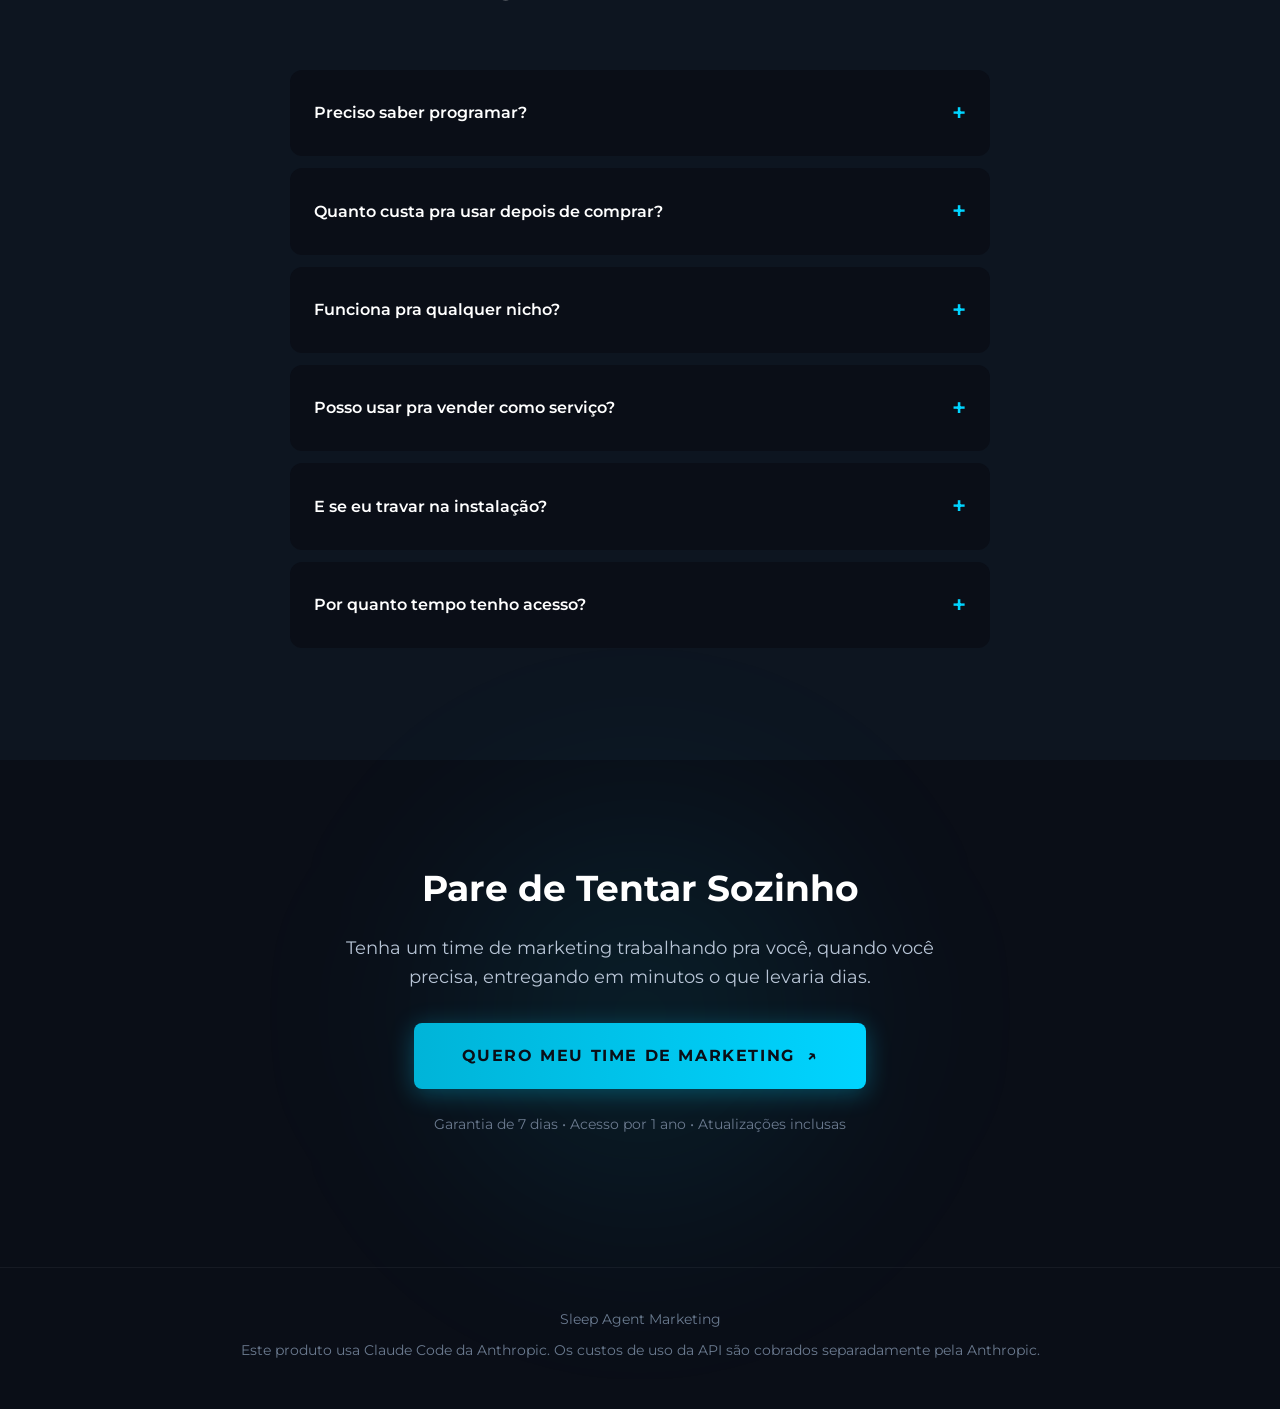
<file: output/sleep-agent-marketing/landing-pages/index-finch.html>
<!DOCTYPE html>
<html lang="pt-BR">
<head>
    <meta charset="UTF-8">
    <meta name="viewport" content="width=device-width, initial-scale=1.0">
    <title>Sleep Agent Marketing - Seu Time de Marketing em 5 Minutos</title>
    <meta name="description" content="4 sistemas de especialistas integrados trabalhando pra você. Crie ofertas, páginas de vendas, funis, identidade visual e campanhas completas em minutos, sem ser copywriter ou programador.">
    <link rel="preconnect" href="https://fonts.googleapis.com">
    <link rel="preconnect" href="https://fonts.gstatic.com" crossorigin>
    <link href="https://fonts.googleapis.com/css2?family=Montserrat:ital,wght@0,400;0,500;0,600;0,700;0,800;1,600;1,700&display=swap" rel="stylesheet">
    <style>
        * {
            margin: 0;
            padding: 0;
            box-sizing: border-box;
        }

        body {
            font-family: 'Montserrat', sans-serif;
            background: #0a0e17;
            color: #ffffff;
            overflow-x: hidden;
            line-height: 1.6;
        }

        /* Cores Finch */
        :root {
            --bg-primary: #0a0e17;
            --bg-secondary: #0d1520;
            --cyan-primary: #00d4ff;
            --cyan-light: #4ae3ff;
            --cyan-dark: #00b4d8;
            --text-primary: #ffffff;
            --text-secondary: #b8c5d6;
            --text-muted: #6b7a8f;
            --label-blue: #5ba3c0;
        }

        .container {
            max-width: 1200px;
            margin: 0 auto;
            padding: 0 40px;
        }

        /* Gradientes */
        .gradient-text {
            background: linear-gradient(90deg, #00d4ff 0%, #4ae3ff 100%);
            -webkit-background-clip: text;
            -webkit-text-fill-color: transparent;
            background-clip: text;
        }

        .gradient-bg {
            background: linear-gradient(90deg, #00b4d8 0%, #00d4ff 50%, #4ae3ff 100%);
        }

        /* HERO SECTION */
        .hero {
            min-height: 100vh;
            display: flex;
            align-items: center;
            padding: 60px 40px;
            position: relative;
        }

        .hero::before {
            content: '';
            position: absolute;
            right: 10%;
            top: 20%;
            width: 600px;
            height: 600px;
            background: radial-gradient(circle, rgba(0, 212, 255, 0.15) 0%, transparent 70%);
            filter: blur(80px);
            z-index: 0;
        }

        .hero-content {
            position: relative;
            z-index: 1;
            max-width: 800px;
            margin: 0 auto;
            text-align: center;
        }

        .hero-label {
            font-size: 14px;
            font-weight: 500;
            color: var(--label-blue);
            letter-spacing: 0.2em;
            text-transform: uppercase;
            margin-bottom: 24px;
        }

        .hero h1 {
            font-size: 48px;
            font-weight: 600;
            line-height: 1.2;
            margin-bottom: 24px;
        }

        .hero h1 em {
            color: var(--cyan-primary);
            font-style: italic;
            font-weight: 700;
        }

        .hero h1 .sub {
            display: block;
            font-size: 40px;
            color: var(--text-secondary);
            font-weight: 500;
            margin-top: 8px;
        }

        .hero-subtitle {
            font-size: 20px;
            color: var(--text-secondary);
            margin-bottom: 40px;
            max-width: 700px;
            margin-left: auto;
            margin-right: auto;
        }

        .hero-subtitle strong {
            color: var(--text-primary);
        }

        .btn-group {
            display: flex;
            flex-wrap: wrap;
            gap: 16px;
            justify-content: center;
            margin-bottom: 40px;
        }

        .btn-cta {
            background: linear-gradient(90deg, #00b4d8, #00d4ff);
            border: none;
            border-radius: 8px;
            padding: 20px 48px;
            color: #0a0e17;
            font-size: 16px;
            font-weight: 700;
            text-transform: uppercase;
            letter-spacing: 0.1em;
            cursor: pointer;
            display: inline-flex;
            align-items: center;
            gap: 12px;
            box-shadow: 0 4px 24px rgba(0, 212, 255, 0.3);
            transition: all 0.3s ease;
            text-decoration: none;
        }

        .btn-cta:hover {
            transform: translateY(-2px);
            box-shadow: 0 8px 32px rgba(0, 212, 255, 0.5);
        }

        .btn-secondary {
            background: transparent;
            border: 1px solid rgba(0, 212, 255, 0.3);
            border-radius: 8px;
            padding: 20px 48px;
            color: var(--text-primary);
            font-size: 16px;
            font-weight: 600;
            cursor: pointer;
            text-decoration: none;
            transition: all 0.3s ease;
        }

        .btn-secondary:hover {
            background: rgba(0, 212, 255, 0.1);
            border-color: var(--cyan-primary);
        }

        .hero-badges {
            display: flex;
            flex-wrap: wrap;
            justify-content: center;
            gap: 24px;
            font-size: 14px;
            color: var(--text-muted);
        }

        .hero-badges span {
            display: flex;
            align-items: center;
            gap: 8px;
        }

        .hero-badges svg {
            color: var(--cyan-primary);
        }

        /* STATS SECTION */
        .stats-section {
            padding: 100px 40px;
            background: var(--bg-secondary);
        }

        .section-header {
            text-align: center;
            margin-bottom: 60px;
        }

        .section-header h2 {
            font-size: 36px;
            font-weight: 700;
            margin-bottom: 16px;
        }

        .section-header p {
            font-size: 18px;
            color: var(--text-secondary);
            max-width: 600px;
            margin: 0 auto;
        }

        .stats-grid {
            display: grid;
            grid-template-columns: repeat(4, 1fr);
            gap: 24px;
            max-width: 1200px;
            margin: 0 auto 60px;
        }

        .stat-card {
            background: var(--bg-primary);
            border-radius: 12px;
            padding: 32px 24px;
            text-align: center;
            border: 1px solid rgba(0, 212, 255, 0.1);
        }

        .stat-card .number {
            font-size: 48px;
            font-weight: 800;
            color: #ff4757;
            margin-bottom: 12px;
            font-style: italic;
        }

        .stat-card .desc {
            font-size: 14px;
            color: var(--text-secondary);
            margin-bottom: 8px;
        }

        .stat-card .source {
            font-size: 12px;
            color: var(--text-muted);
        }

        /* Problem Box */
        .problem-box {
            background: rgba(0, 212, 255, 0.03);
            border: 1px solid rgba(0, 212, 255, 0.15);
            border-radius: 16px;
            padding: 48px;
            max-width: 1200px;
            margin: 0 auto;
        }

        .problem-box h3 {
            font-size: 28px;
            font-weight: 700;
            margin-bottom: 32px;
            text-align: center;
        }

        .problem-grid {
            display: grid;
            grid-template-columns: 1fr 1fr;
            gap: 48px;
        }

        .problem-column h4 {
            font-size: 18px;
            font-weight: 600;
            margin-bottom: 20px;
            color: #ff4757;
        }

        .problem-column h4.yellow {
            color: #ffa502;
        }

        .problem-list {
            list-style: none;
        }

        .problem-list li {
            display: flex;
            align-items: flex-start;
            gap: 12px;
            margin-bottom: 16px;
            font-size: 15px;
            color: var(--text-secondary);
        }

        .problem-list li svg {
            flex-shrink: 0;
            margin-top: 2px;
        }

        .problem-list li strong {
            color: var(--text-primary);
        }

        .problem-conclusion {
            margin-top: 40px;
            padding: 32px;
            background: var(--bg-primary);
            border-radius: 12px;
            text-align: center;
        }

        .problem-conclusion p {
            font-size: 18px;
            color: var(--text-secondary);
        }

        .problem-conclusion strong {
            color: var(--text-primary);
        }

        .problem-conclusion .highlight {
            display: block;
            font-size: 24px;
            font-weight: 700;
            margin-top: 8px;
        }

        /* SOLUTION SECTION */
        .solution-section {
            padding: 100px 40px;
            position: relative;
        }

        .solution-section::before {
            content: '';
            position: absolute;
            left: 10%;
            top: 30%;
            width: 500px;
            height: 500px;
            background: radial-gradient(circle, rgba(0, 212, 255, 0.1) 0%, transparent 70%);
            filter: blur(100px);
            z-index: 0;
        }

        .solution-content {
            position: relative;
            z-index: 1;
        }

        .section-label {
            font-size: 14px;
            font-weight: 500;
            color: var(--label-blue);
            letter-spacing: 0.2em;
            text-transform: uppercase;
            margin-bottom: 16px;
            text-align: center;
        }

        .section-header h2 em {
            color: var(--cyan-primary);
            font-style: italic;
        }

        /* Systems Grid */
        .systems-grid {
            display: grid;
            grid-template-columns: repeat(4, 1fr);
            gap: 24px;
            max-width: 1200px;
            margin: 0 auto 60px;
        }

        .system-card {
            background: var(--bg-secondary);
            border-radius: 12px;
            padding: 32px;
            border: 1px solid rgba(0, 212, 255, 0.1);
            transition: all 0.3s ease;
        }

        .system-card:hover {
            border-color: rgba(0, 212, 255, 0.4);
            transform: translateY(-4px);
        }

        .system-card__icon {
            width: 56px;
            height: 56px;
            background: linear-gradient(135deg, #00b4d8, #00d4ff);
            border-radius: 12px;
            display: flex;
            align-items: center;
            justify-content: center;
            margin-bottom: 20px;
        }

        .system-card__icon svg {
            width: 28px;
            height: 28px;
            color: #0a0e17;
        }

        .system-card h3 {
            font-size: 20px;
            font-weight: 700;
            margin-bottom: 12px;
        }

        .system-card p {
            font-size: 14px;
            color: var(--text-secondary);
            margin-bottom: 16px;
        }

        .system-card ul {
            list-style: none;
        }

        .system-card ul li {
            font-size: 13px;
            color: var(--cyan-primary);
            margin-bottom: 6px;
        }

        /* What You Can Create */
        .create-box {
            background: var(--bg-secondary);
            border-radius: 16px;
            padding: 60px;
            max-width: 1200px;
            margin: 0 auto 60px;
            border: 1px solid rgba(0, 212, 255, 0.1);
        }

        .create-box h3 {
            font-size: 28px;
            font-weight: 700;
            margin-bottom: 40px;
            text-align: center;
        }

        .create-grid {
            display: grid;
            grid-template-columns: repeat(4, 1fr);
            gap: 20px;
        }

        .create-item {
            background: var(--bg-primary);
            border-radius: 12px;
            padding: 24px;
            text-align: center;
            border: 1px solid rgba(255, 255, 255, 0.05);
            transition: all 0.3s ease;
        }

        .create-item:hover {
            border-color: rgba(0, 212, 255, 0.3);
        }

        .create-item svg {
            width: 40px;
            height: 40px;
            color: var(--cyan-primary);
            margin-bottom: 12px;
        }

        .create-item h4 {
            font-size: 15px;
            font-weight: 600;
            margin-bottom: 8px;
        }

        .create-item p {
            font-size: 13px;
            color: var(--text-muted);
        }

        /* How It Works */
        .how-box {
            background: var(--bg-secondary);
            border-radius: 16px;
            padding: 60px;
            max-width: 1200px;
            margin: 0 auto;
            border: 1px solid rgba(0, 212, 255, 0.1);
        }

        .how-box h3 {
            font-size: 28px;
            font-weight: 700;
            margin-bottom: 48px;
            text-align: center;
        }

        .steps-grid {
            display: grid;
            grid-template-columns: repeat(4, 1fr);
            gap: 32px;
            margin-bottom: 48px;
        }

        .step {
            text-align: center;
        }

        .step-number {
            width: 48px;
            height: 48px;
            background: linear-gradient(135deg, #00b4d8, #00d4ff);
            border-radius: 50%;
            display: flex;
            align-items: center;
            justify-content: center;
            margin: 0 auto 16px;
            font-size: 20px;
            font-weight: 700;
            color: #0a0e17;
        }

        .step h4 {
            font-size: 16px;
            font-weight: 600;
            margin-bottom: 8px;
        }

        .step p {
            font-size: 14px;
            color: var(--text-secondary);
        }

        .time-badges {
            display: flex;
            justify-content: center;
            gap: 24px;
        }

        .time-badge {
            background: rgba(0, 212, 255, 0.1);
            border: 1px solid rgba(0, 212, 255, 0.3);
            border-radius: 12px;
            padding: 20px 40px;
            text-align: center;
        }

        .time-badge .time {
            font-size: 28px;
            font-weight: 700;
            color: var(--cyan-primary);
            margin-bottom: 4px;
        }

        .time-badge .desc {
            font-size: 14px;
            color: var(--text-secondary);
        }

        /* REFERENCES SECTION */
        .references-section {
            padding: 100px 40px;
            background: var(--bg-secondary);
        }

        .ref-grid {
            display: grid;
            grid-template-columns: repeat(4, 1fr);
            gap: 20px;
            max-width: 1200px;
            margin: 0 auto 48px;
        }

        .ref-card {
            background: var(--bg-primary);
            border-radius: 12px;
            padding: 24px;
            border: 1px solid rgba(255, 255, 255, 0.05);
        }

        .ref-card h4 {
            font-size: 14px;
            font-weight: 600;
            color: var(--cyan-primary);
            margin-bottom: 12px;
        }

        .ref-card p {
            font-size: 13px;
            color: var(--text-secondary);
            line-height: 1.6;
        }

        .conversion-box {
            background: linear-gradient(135deg, rgba(0, 180, 216, 0.1), rgba(0, 212, 255, 0.05));
            border: 1px solid rgba(0, 212, 255, 0.3);
            border-radius: 16px;
            padding: 48px;
            text-align: center;
            max-width: 900px;
            margin: 0 auto;
        }

        .conversion-box p.label {
            font-size: 16px;
            color: var(--text-secondary);
            margin-bottom: 8px;
        }

        .conversion-box .numbers {
            font-size: 28px;
            font-weight: 700;
            margin-bottom: 16px;
        }

        .conversion-box .numbers .green {
            color: #2ed573;
        }

        .conversion-box .numbers .red {
            color: #ff4757;
        }

        .conversion-box p.note {
            font-size: 15px;
            color: var(--text-secondary);
        }

        /* FOR WHO SECTION */
        .for-who-section {
            padding: 100px 40px;
        }

        .for-who-grid {
            display: grid;
            grid-template-columns: repeat(3, 1fr);
            gap: 24px;
            max-width: 1200px;
            margin: 0 auto;
        }

        .for-who-card {
            background: var(--bg-secondary);
            border-radius: 16px;
            padding: 40px;
            border: 1px solid rgba(0, 212, 255, 0.1);
        }

        .for-who-card__icon {
            width: 56px;
            height: 56px;
            background: rgba(0, 212, 255, 0.1);
            border-radius: 12px;
            display: flex;
            align-items: center;
            justify-content: center;
            margin-bottom: 20px;
        }

        .for-who-card__icon svg {
            width: 28px;
            height: 28px;
            color: var(--cyan-primary);
        }

        .for-who-card h3 {
            font-size: 20px;
            font-weight: 700;
            margin-bottom: 12px;
        }

        .for-who-card p {
            font-size: 15px;
            color: var(--text-secondary);
            margin-bottom: 16px;
        }

        .for-who-card .highlight {
            font-size: 14px;
            font-weight: 500;
            color: var(--cyan-primary);
        }

        /* OFFER SECTION */
        .offer-section {
            padding: 100px 40px;
            background: var(--bg-secondary);
        }

        .offer-stack {
            background: var(--bg-primary);
            border-radius: 16px;
            padding: 48px;
            max-width: 900px;
            margin: 0 auto 48px;
            border: 1px solid rgba(0, 212, 255, 0.1);
        }

        .offer-item {
            display: flex;
            align-items: flex-start;
            gap: 16px;
            padding: 24px 0;
            border-bottom: 1px solid rgba(255, 255, 255, 0.05);
        }

        .offer-item:last-child {
            border-bottom: none;
        }

        .offer-item svg {
            flex-shrink: 0;
            color: var(--cyan-primary);
            margin-top: 2px;
        }

        .offer-item__content {
            flex-grow: 1;
        }

        .offer-item h4 {
            font-size: 17px;
            font-weight: 600;
            margin-bottom: 4px;
        }

        .offer-item p {
            font-size: 14px;
            color: var(--text-secondary);
        }

        .offer-item .price {
            font-size: 15px;
            color: var(--text-muted);
            text-decoration: line-through;
        }

        .offer-total {
            text-align: center;
            margin-top: 32px;
            padding-top: 32px;
            border-top: 1px solid rgba(255, 255, 255, 0.1);
        }

        .offer-total .label {
            font-size: 15px;
            color: var(--text-muted);
            margin-bottom: 8px;
        }

        .offer-total .value {
            font-size: 32px;
            font-weight: 700;
            color: var(--text-muted);
            text-decoration: line-through;
        }

        /* Pricing Cards */
        .pricing-grid {
            display: grid;
            grid-template-columns: repeat(2, 1fr);
            gap: 24px;
            max-width: 900px;
            margin: 0 auto;
        }

        .pricing-card {
            background: var(--bg-primary);
            border-radius: 16px;
            padding: 40px;
            border: 1px solid rgba(255, 255, 255, 0.05);
        }

        .pricing-card.featured {
            background: linear-gradient(180deg, rgba(0, 180, 216, 0.1), var(--bg-primary));
            border: 2px solid var(--cyan-primary);
            position: relative;
        }

        .pricing-card.featured::before {
            content: 'RECOMENDADO';
            position: absolute;
            top: -12px;
            left: 50%;
            transform: translateX(-50%);
            background: linear-gradient(90deg, #00b4d8, #00d4ff);
            color: #0a0e17;
            font-size: 12px;
            font-weight: 700;
            padding: 6px 20px;
            border-radius: 20px;
        }

        .pricing-card h3 {
            font-size: 24px;
            font-weight: 700;
            margin-bottom: 8px;
        }

        .pricing-card .subtitle {
            font-size: 15px;
            color: var(--text-secondary);
            margin-bottom: 24px;
        }

        .pricing-card .price {
            margin-bottom: 24px;
        }

        .pricing-card .price .value {
            font-size: 48px;
            font-weight: 800;
        }

        .pricing-card.featured .price .value {
            background: linear-gradient(90deg, #00d4ff, #4ae3ff);
            -webkit-background-clip: text;
            -webkit-text-fill-color: transparent;
            background-clip: text;
        }

        .pricing-card .price .term {
            font-size: 16px;
            color: var(--text-muted);
            margin-left: 8px;
        }

        .pricing-card ul {
            list-style: none;
            margin-bottom: 32px;
        }

        .pricing-card ul li {
            display: flex;
            align-items: center;
            gap: 12px;
            font-size: 15px;
            color: var(--text-secondary);
            margin-bottom: 12px;
        }

        .pricing-card ul li svg {
            flex-shrink: 0;
            color: var(--cyan-primary);
        }

        .pricing-card ul li strong {
            color: var(--text-primary);
        }

        .pricing-card .btn-cta {
            width: 100%;
            justify-content: center;
        }

        .pricing-card .btn-secondary {
            width: 100%;
            text-align: center;
            display: block;
        }

        /* Compare */
        .compare-box {
            background: var(--bg-primary);
            border-radius: 16px;
            padding: 48px;
            max-width: 900px;
            margin: 48px auto 0;
            border: 1px solid rgba(0, 212, 255, 0.1);
        }

        .compare-box h4 {
            font-size: 20px;
            font-weight: 700;
            margin-bottom: 32px;
            text-align: center;
        }

        .compare-grid {
            display: grid;
            grid-template-columns: repeat(3, 1fr);
            gap: 32px;
            text-align: center;
        }

        .compare-item .label {
            font-size: 15px;
            color: var(--text-secondary);
            margin-bottom: 8px;
        }

        .compare-item .value {
            font-size: 24px;
            font-weight: 700;
            color: #ff4757;
            margin-bottom: 4px;
        }

        .compare-item .note {
            font-size: 13px;
            color: var(--text-muted);
        }

        /* GUARANTEE SECTION */
        .guarantee-section {
            padding: 100px 40px;
        }

        .guarantee-box {
            background: var(--bg-secondary);
            border-radius: 16px;
            padding: 60px;
            max-width: 700px;
            margin: 0 auto;
            text-align: center;
            border: 1px solid rgba(0, 212, 255, 0.1);
        }

        .guarantee-icon {
            width: 80px;
            height: 80px;
            background: rgba(46, 213, 115, 0.1);
            border-radius: 50%;
            display: flex;
            align-items: center;
            justify-content: center;
            margin: 0 auto 24px;
        }

        .guarantee-icon svg {
            width: 40px;
            height: 40px;
            color: #2ed573;
        }

        .guarantee-box h2 {
            font-size: 28px;
            font-weight: 700;
            margin-bottom: 16px;
        }

        .guarantee-box p {
            font-size: 18px;
            color: var(--text-secondary);
            margin-bottom: 16px;
        }

        .guarantee-box p strong {
            color: var(--text-primary);
        }

        .guarantee-box .note {
            font-size: 15px;
            color: var(--text-muted);
            margin-top: 16px;
        }

        /* FAQ SECTION */
        .faq-section {
            padding: 100px 40px;
            background: var(--bg-secondary);
        }

        .faq-list {
            max-width: 700px;
            margin: 0 auto;
        }

        .faq-item {
            background: var(--bg-primary);
            border-radius: 12px;
            margin-bottom: 12px;
            overflow: hidden;
        }

        .faq-item summary {
            padding: 24px;
            font-size: 16px;
            font-weight: 600;
            cursor: pointer;
            display: flex;
            justify-content: space-between;
            align-items: center;
            list-style: none;
        }

        .faq-item summary::-webkit-details-marker {
            display: none;
        }

        .faq-item summary .icon {
            font-size: 24px;
            color: var(--cyan-primary);
            transition: transform 0.3s ease;
        }

        .faq-item[open] summary .icon {
            transform: rotate(45deg);
        }

        .faq-item .content {
            padding: 0 24px 24px;
            font-size: 15px;
            color: var(--text-secondary);
            line-height: 1.7;
        }

        /* FINAL CTA */
        .final-cta {
            padding: 100px 40px;
            text-align: center;
            position: relative;
        }

        .final-cta::before {
            content: '';
            position: absolute;
            left: 50%;
            top: 50%;
            transform: translate(-50%, -50%);
            width: 600px;
            height: 600px;
            background: radial-gradient(circle, rgba(0, 212, 255, 0.1) 0%, transparent 70%);
            filter: blur(80px);
            z-index: 0;
        }

        .final-cta-content {
            position: relative;
            z-index: 1;
        }

        .final-cta h2 {
            font-size: 36px;
            font-weight: 700;
            margin-bottom: 16px;
        }

        .final-cta p {
            font-size: 18px;
            color: var(--text-secondary);
            max-width: 600px;
            margin: 0 auto 32px;
        }

        .final-cta .badges {
            font-size: 14px;
            color: var(--text-muted);
            margin-top: 24px;
        }

        /* FOOTER */
        footer {
            padding: 40px;
            border-top: 1px solid rgba(255, 255, 255, 0.05);
            text-align: center;
        }

        footer p {
            font-size: 14px;
            color: var(--text-muted);
            margin-bottom: 8px;
        }

        /* Responsividade */
        @media (max-width: 1024px) {
            .systems-grid,
            .create-grid,
            .steps-grid,
            .ref-grid {
                grid-template-columns: repeat(2, 1fr);
            }

            .stats-grid {
                grid-template-columns: repeat(2, 1fr);
            }
        }

        @media (max-width: 768px) {
            .hero h1 {
                font-size: 32px;
            }

            .hero h1 .sub {
                font-size: 28px;
            }

            .hero-subtitle {
                font-size: 16px;
            }

            .btn-group {
                flex-direction: column;
            }

            .btn-cta,
            .btn-secondary {
                width: 100%;
                justify-content: center;
            }

            .hero-badges {
                flex-direction: column;
                gap: 12px;
            }

            .stats-grid,
            .systems-grid,
            .create-grid,
            .steps-grid,
            .ref-grid,
            .for-who-grid,
            .pricing-grid,
            .compare-grid {
                grid-template-columns: 1fr;
            }

            .problem-grid {
                grid-template-columns: 1fr;
                gap: 32px;
            }

            .section-header h2 {
                font-size: 28px;
            }

            .time-badges {
                flex-direction: column;
            }

            .container,
            .hero,
            .stats-section,
            .solution-section,
            .references-section,
            .for-who-section,
            .offer-section,
            .guarantee-section,
            .faq-section,
            .final-cta {
                padding-left: 20px;
                padding-right: 20px;
            }

            .create-box,
            .how-box,
            .offer-stack,
            .problem-box,
            .compare-box,
            .guarantee-box {
                padding: 32px 24px;
            }
        }
    </style>
</head>
<body>

    <!-- HERO SECTION -->
    <section class="hero" id="inicio">
        <div class="hero-content">
            <p class="hero-label">Para empreendedores digitais e freelancers</p>

            <h1>
                Seu Time de Marketing em <em>5 Minutos</em>
                <span class="sub">Sem Contratar Ninguém</span>
            </h1>

            <p class="hero-subtitle">
                4 sistemas de especialistas integrados que criam ofertas, páginas de vendas, identidade visual, funis completos e campanhas de marketing em minutos.
                <strong>Sem ser copywriter. Sem programar. Sem ser designer.</strong>
            </p>

            <div class="btn-group">
                <a href="#oferta" class="btn-cta">
                    QUERO MEU TIME DE MARKETING
                    <span>&#8599;</span>
                </a>
                <a href="#como-funciona" class="btn-secondary">
                    Ver Como Funciona
                </a>
            </div>

            <div class="hero-badges">
                <span>
                    <svg width="20" height="20" fill="currentColor" viewBox="0 0 20 20"><path fill-rule="evenodd" d="M16.707 5.293a1 1 0 010 1.414l-8 8a1 1 0 01-1.414 0l-4-4a1 1 0 011.414-1.414L8 12.586l7.293-7.293a1 1 0 011.414 0z" clip-rule="evenodd"></path></svg>
                    Página pronta em 5 min
                </span>
                <span>
                    <svg width="20" height="20" fill="currentColor" viewBox="0 0 20 20"><path fill-rule="evenodd" d="M16.707 5.293a1 1 0 010 1.414l-8 8a1 1 0 01-1.414 0l-4-4a1 1 0 011.414-1.414L8 12.586l7.293-7.293a1 1 0 011.414 0z" clip-rule="evenodd"></path></svg>
                    Funil completo em 15 min
                </span>
                <span>
                    <svg width="20" height="20" fill="currentColor" viewBox="0 0 20 20"><path fill-rule="evenodd" d="M16.707 5.293a1 1 0 010 1.414l-8 8a1 1 0 01-1.414 0l-4-4a1 1 0 011.414-1.414L8 12.586l7.293-7.293a1 1 0 011.414 0z" clip-rule="evenodd"></path></svg>
                    Acesso por 1 ano
                </span>
            </div>
        </div>
    </section>

    <!-- PROBLEMA: DADOS DE MERCADO -->
    <section class="stats-section">
        <div class="section-header">
            <h2>O Problema Que Ninguém Fala</h2>
            <p>Todo mundo sabe que precisa de marketing. Poucos conseguem executar.</p>
        </div>

        <div class="stats-grid">
            <div class="stat-card">
                <p class="number">84%</p>
                <p class="desc">dos CMOs têm dificuldade para executar estratégia de marketing</p>
                <p class="source">Fonte: Gartner</p>
            </div>

            <div class="stat-card">
                <p class="number">83%</p>
                <p class="desc">dos profissionais de marketing já sofreram burnout</p>
                <p class="source">Maior taxa de qualquer indústria</p>
            </div>

            <div class="stat-card">
                <p class="number">61%</p>
                <p class="desc">dos criadores de conteúdo estão em burnout agora</p>
                <p class="source">Fonte: ConvertKit 2022</p>
            </div>

            <div class="stat-card">
                <p class="number">&lt;1h</p>
                <p class="desc">por dia é o que a maioria dos pequenos negócios dedica ao marketing</p>
                <p class="source">Fonte: Constant Contact</p>
            </div>
        </div>

        <div class="problem-box">
            <h3>E o resultado?</h3>

            <div class="problem-grid">
                <div class="problem-column">
                    <h4>O que você já tentou:</h4>
                    <ul class="problem-list">
                        <li>
                            <svg width="20" height="20" fill="none" stroke="#ff4757" viewBox="0 0 24 24"><path stroke-linecap="round" stroke-linejoin="round" stroke-width="2" d="M6 18L18 6M6 6l12 12"></path></svg>
                            <span><strong>ChatGPT</strong> — textos genéricos que não vendem</span>
                        </li>
                        <li>
                            <svg width="20" height="20" fill="none" stroke="#ff4757" viewBox="0 0 24 24"><path stroke-linecap="round" stroke-linejoin="round" stroke-width="2" d="M6 18L18 6M6 6l12 12"></path></svg>
                            <span><strong>Templates</strong> — não sabe adaptar pro seu negócio</span>
                        </li>
                        <li>
                            <svg width="20" height="20" fill="none" stroke="#ff4757" viewBox="0 0 24 24"><path stroke-linecap="round" stroke-linejoin="round" stroke-width="2" d="M6 18L18 6M6 6l12 12"></path></svg>
                            <span><strong>Cursos de copy</strong> — aprende teoria, não executa</span>
                        </li>
                        <li>
                            <svg width="20" height="20" fill="none" stroke="#ff4757" viewBox="0 0 24 24"><path stroke-linecap="round" stroke-linejoin="round" stroke-width="2" d="M6 18L18 6M6 6l12 12"></path></svg>
                            <span><strong>Terceirizar</strong> — R$ 500 a R$ 2.000 por página</span>
                        </li>
                        <li>
                            <svg width="20" height="20" fill="none" stroke="#ff4757" viewBox="0 0 24 24"><path stroke-linecap="round" stroke-linejoin="round" stroke-width="2" d="M6 18L18 6M6 6l12 12"></path></svg>
                            <span><strong>Lovable/builders</strong> — foco em código, não em conversão</span>
                        </li>
                    </ul>
                </div>

                <div class="problem-column">
                    <h4 class="yellow">Os números provam:</h4>
                    <ul class="problem-list">
                        <li>
                            <svg width="20" height="20" fill="none" stroke="#ffa502" viewBox="0 0 24 24"><path stroke-linecap="round" stroke-linejoin="round" stroke-width="2" d="M13 7l5 5m0 0l-5 5m5-5H6"></path></svg>
                            <span>Taxa média de conversão de landing page: <strong>apenas 4-6%</strong></span>
                        </li>
                        <li>
                            <svg width="20" height="20" fill="none" stroke="#ffa502" viewBox="0 0 24 24"><path stroke-linecap="round" stroke-linejoin="round" stroke-width="2" d="M13 7l5 5m0 0l-5 5m5-5H6"></path></svg>
                            <span><strong>2 em cada 3</strong> marketeiros têm conversão menor que 10%</span>
                        </li>
                        <li>
                            <svg width="20" height="20" fill="none" stroke="#ffa502" viewBox="0 0 24 24"><path stroke-linecap="round" stroke-linejoin="round" stroke-width="2" d="M13 7l5 5m0 0l-5 5m5-5H6"></path></svg>
                            <span><strong>42%</strong> admitem não conseguir atingir o público certo</span>
                        </li>
                        <li>
                            <svg width="20" height="20" fill="none" stroke="#ffa502" viewBox="0 0 24 24"><path stroke-linecap="round" stroke-linejoin="round" stroke-width="2" d="M13 7l5 5m0 0l-5 5m5-5H6"></path></svg>
                            <span><strong>38%</strong> das empresas trabalham SEM estratégia de marketing</span>
                        </li>
                        <li>
                            <svg width="20" height="20" fill="none" stroke="#ffa502" viewBox="0 0 24 24"><path stroke-linecap="round" stroke-linejoin="round" stroke-width="2" d="M13 7l5 5m0 0l-5 5m5-5H6"></path></svg>
                            <span>Pode levar <strong>até 3 anos</strong> para se recuperar de burnout</span>
                        </li>
                    </ul>
                </div>
            </div>

            <div class="problem-conclusion">
                <p>
                    <strong>A verdade:</strong> O problema não é falta de conhecimento.
                    <span class="highlight gradient-text">É falta de um sistema que executa por você.</span>
                </p>
            </div>
        </div>
    </section>

    <!-- VIRADA: A SOLUÇÃO -->
    <section class="solution-section" id="como-funciona">
        <div class="solution-content">
            <p class="section-label">A SOLUÇÃO</p>
            <div class="section-header">
                <h2>
                    4 Sistemas de Especialistas Integrados<br>
                    <em>Trabalhando Pra Você</em>
                </h2>
                <p>
                    Não é mais um curso. Não é uma ferramenta que você precisa aprender.
                    É um sistema completo que executa o trabalho.
                </p>
            </div>

            <!-- Systems Cards -->
            <div class="systems-grid">
                <div class="system-card">
                    <div class="system-card__icon">
                        <svg fill="none" stroke="currentColor" viewBox="0 0 24 24">
                            <path stroke-linecap="round" stroke-linejoin="round" stroke-width="2" d="M9 19v-6a2 2 0 00-2-2H5a2 2 0 00-2 2v6a2 2 0 002 2h2a2 2 0 002-2zm0 0V9a2 2 0 012-2h2a2 2 0 012 2v10m-6 0a2 2 0 002 2h2a2 2 0 002-2m0 0V5a2 2 0 012-2h2a2 2 0 012 2v14a2 2 0 01-2 2h-2a2 2 0 01-2-2z"></path>
                        </svg>
                    </div>
                    <h3>Sistema de Estratégia</h3>
                    <p>Funis de vendas, sequências de email, nutrição e jornada do cliente.</p>
                    <ul>
                        <li>• Funis estruturados</li>
                        <li>• Sequências de email</li>
                        <li>• Pesquisa e ICP</li>
                        <li>• Ofertas irresistíveis</li>
                    </ul>
                </div>

                <div class="system-card">
                    <div class="system-card__icon">
                        <svg fill="none" stroke="currentColor" viewBox="0 0 24 24">
                            <path stroke-linecap="round" stroke-linejoin="round" stroke-width="2" d="M15.232 5.232l3.536 3.536m-2.036-5.036a2.5 2.5 0 113.536 3.536L6.5 21.036H3v-3.572L16.732 3.732z"></path>
                        </svg>
                    </div>
                    <h3>Sistema de Copy</h3>
                    <p>Da pesquisa à criação. Headlines, páginas, emails e scripts de VSL.</p>
                    <ul>
                        <li>• Headlines (50+ fórmulas)</li>
                        <li>• Páginas de vendas</li>
                        <li>• Emails persuasivos</li>
                        <li>• Scripts de vídeo</li>
                    </ul>
                </div>

                <div class="system-card">
                    <div class="system-card__icon">
                        <svg fill="none" stroke="currentColor" viewBox="0 0 24 24">
                            <path stroke-linecap="round" stroke-linejoin="round" stroke-width="2" d="M13 7h8m0 0v8m0-8l-8 8-4-4-6 6"></path>
                        </svg>
                    </div>
                    <h3>Sistema de Tráfego</h3>
                    <p>Estratégias de anúncios e posicionamento para os melhores canais.</p>
                    <ul>
                        <li>• Meta, Google, YouTube, TikTok</li>
                        <li>• Posicionamento orgânico</li>
                        <li>• Melhor canal pra você</li>
                        <li>• Estrutura de campanhas</li>
                    </ul>
                </div>

                <div class="system-card">
                    <div class="system-card__icon">
                        <svg fill="none" stroke="currentColor" viewBox="0 0 24 24">
                            <path stroke-linecap="round" stroke-linejoin="round" stroke-width="2" d="M7 21a4 4 0 01-4-4V5a2 2 0 012-2h4a2 2 0 012 2v12a4 4 0 01-4 4zm0 0h12a2 2 0 002-2v-4a2 2 0 00-2-2h-2.343M11 7.343l1.657-1.657a2 2 0 012.828 0l2.829 2.829a2 2 0 010 2.828l-8.486 8.485M7 17h.01"></path>
                        </svg>
                    </div>
                    <h3>Sistema de Design</h3>
                    <p>Identidade visual, UI/UX, landing pages de alta conversão e brand strategy.</p>
                    <ul>
                        <li>• Logo e identidade visual</li>
                        <li>• Paleta de cores e tipografia</li>
                        <li>• Landing pages otimizadas</li>
                        <li>• Posicionamento de marca</li>
                    </ul>
                </div>
            </div>

            <!-- O que você consegue criar -->
            <div class="create-box">
                <h3>O Que Você Consegue Criar</h3>

                <div class="create-grid">
                    <div class="create-item">
                        <svg fill="none" stroke="currentColor" viewBox="0 0 24 24">
                            <path stroke-linecap="round" stroke-linejoin="round" stroke-width="2" d="M9 12h6m-6 4h6m2 5H7a2 2 0 01-2-2V5a2 2 0 012-2h5.586a1 1 0 01.707.293l5.414 5.414a1 1 0 01.293.707V19a2 2 0 01-2 2z"></path>
                        </svg>
                        <h4>Páginas de Vendas</h4>
                        <p>HTML pronto para publicar</p>
                    </div>

                    <div class="create-item">
                        <svg fill="none" stroke="currentColor" viewBox="0 0 24 24">
                            <path stroke-linecap="round" stroke-linejoin="round" stroke-width="2" d="M3 8l7.89 5.26a2 2 0 002.22 0L21 8M5 19h14a2 2 0 002-2V7a2 2 0 00-2-2H5a2 2 0 00-2 2v10a2 2 0 002 2z"></path>
                        </svg>
                        <h4>Sequências de Email</h4>
                        <p>Welcome, vendas, abandono</p>
                    </div>

                    <div class="create-item">
                        <svg fill="none" stroke="currentColor" viewBox="0 0 24 24">
                            <path stroke-linecap="round" stroke-linejoin="round" stroke-width="2" d="M19 11H5m14 0a2 2 0 012 2v6a2 2 0 01-2 2H5a2 2 0 01-2-2v-6a2 2 0 012-2m14 0V9a2 2 0 00-2-2M5 11V9a2 2 0 012-2m0 0V5a2 2 0 012-2h6a2 2 0 012 2v2M7 7h10"></path>
                        </svg>
                        <h4>Funis Completos</h4>
                        <p>Do topo ao fundo</p>
                    </div>

                    <div class="create-item">
                        <svg fill="none" stroke="currentColor" viewBox="0 0 24 24">
                            <path stroke-linecap="round" stroke-linejoin="round" stroke-width="2" d="M11 3.055A9.001 9.001 0 1020.945 13H11V3.055z"></path>
                            <path stroke-linecap="round" stroke-linejoin="round" stroke-width="2" d="M20.488 9H15V3.512A9.025 9.025 0 0120.488 9z"></path>
                        </svg>
                        <h4>Campanhas de Ads</h4>
                        <p>Copy + estratégia + públicos</p>
                    </div>

                    <div class="create-item">
                        <svg fill="none" stroke="currentColor" viewBox="0 0 24 24">
                            <path stroke-linecap="round" stroke-linejoin="round" stroke-width="2" d="M12 8c-1.657 0-3 .895-3 2s1.343 2 3 2 3 .895 3 2-1.343 2-3 2m0-8c1.11 0 2.08.402 2.599 1M12 8V7m0 1v8m0 0v1m0-1c-1.11 0-2.08-.402-2.599-1M21 12a9 9 0 11-18 0 9 9 0 0118 0z"></path>
                        </svg>
                        <h4>Ofertas Irresistíveis</h4>
                        <p>Stack de valor completo</p>
                    </div>

                    <div class="create-item">
                        <svg fill="none" stroke="currentColor" viewBox="0 0 24 24">
                            <path stroke-linecap="round" stroke-linejoin="round" stroke-width="2" d="M17 20h5v-2a3 3 0 00-5.356-1.857M17 20H7m10 0v-2c0-.656-.126-1.283-.356-1.857M7 20H2v-2a3 3 0 015.356-1.857M7 20v-2c0-.656.126-1.283.356-1.857m0 0a5.002 5.002 0 019.288 0M15 7a3 3 0 11-6 0 3 3 0 016 0zm6 3a2 2 0 11-4 0 2 2 0 014 0zM7 10a2 2 0 11-4 0 2 2 0 014 0z"></path>
                        </svg>
                        <h4>Personas e ICP</h4>
                        <p>Público-alvo definido</p>
                    </div>

                    <div class="create-item">
                        <svg fill="none" stroke="currentColor" viewBox="0 0 24 24">
                            <path stroke-linecap="round" stroke-linejoin="round" stroke-width="2" d="M21 12a9 9 0 01-9 9m9-9a9 9 0 00-9-9m9 9H3m9 9a9 9 0 01-9-9m9 9c1.657 0 3-4.03 3-9s-1.343-9-3-9m0 18c-1.657 0-3-4.03-3-9s1.343-9 3-9m-9 9a9 9 0 019-9"></path>
                        </svg>
                        <h4>Posicionamento</h4>
                        <p>Orgânico e pago</p>
                    </div>

                    <div class="create-item">
                        <svg fill="none" stroke="currentColor" viewBox="0 0 24 24">
                            <path stroke-linecap="round" stroke-linejoin="round" stroke-width="2" d="M9 5H7a2 2 0 00-2 2v12a2 2 0 002 2h10a2 2 0 002-2V7a2 2 0 00-2-2h-2M9 5a2 2 0 002 2h2a2 2 0 002-2M9 5a2 2 0 012-2h2a2 2 0 012 2m-3 7h3m-3 4h3m-6-4h.01M9 16h.01"></path>
                        </svg>
                        <h4>Pesquisa de Mercado</h4>
                        <p>Dados reais do seu nicho</p>
                    </div>

                    <div class="create-item">
                        <svg fill="none" stroke="currentColor" viewBox="0 0 24 24">
                            <path stroke-linecap="round" stroke-linejoin="round" stroke-width="2" d="M7 21a4 4 0 01-4-4V5a2 2 0 012-2h4a2 2 0 012 2v12a4 4 0 01-4 4zm0 0h12a2 2 0 002-2v-4a2 2 0 00-2-2h-2.343M11 7.343l1.657-1.657a2 2 0 012.828 0l2.829 2.829a2 2 0 010 2.828l-8.486 8.485M7 17h.01"></path>
                        </svg>
                        <h4>Identidade Visual</h4>
                        <p>Logo, cores, tipografia</p>
                    </div>

                    <div class="create-item">
                        <svg fill="none" stroke="currentColor" viewBox="0 0 24 24">
                            <path stroke-linecap="round" stroke-linejoin="round" stroke-width="2" d="M4 5a1 1 0 011-1h14a1 1 0 011 1v2a1 1 0 01-1 1H5a1 1 0 01-1-1V5zM4 13a1 1 0 011-1h6a1 1 0 011 1v6a1 1 0 01-1 1H5a1 1 0 01-1-1v-6zM16 13a1 1 0 011-1h2a1 1 0 011 1v6a1 1 0 01-1 1h-2a1 1 0 01-1-1v-6z"></path>
                        </svg>
                        <h4>Design System</h4>
                        <p>Componentes e tokens</p>
                    </div>

                    <div class="create-item">
                        <svg fill="none" stroke="currentColor" viewBox="0 0 24 24">
                            <path stroke-linecap="round" stroke-linejoin="round" stroke-width="2" d="M16 7a4 4 0 11-8 0 4 4 0 018 0zM12 14a7 7 0 00-7 7h14a7 7 0 00-7-7z"></path>
                        </svg>
                        <h4>Personal Branding</h4>
                        <p>Marca pessoal completa</p>
                    </div>
                </div>
            </div>

            <!-- How it works -->
            <div class="how-box">
                <h3>Como Funciona (Na Prática)</h3>

                <div class="steps-grid">
                    <div class="step">
                        <div class="step-number">1</div>
                        <h4>Responda 5 Perguntas</h4>
                        <p>O que vende, pra quem, resultado, preço, diferencial</p>
                    </div>

                    <div class="step">
                        <div class="step-number">2</div>
                        <h4>Sistemas Assumem</h4>
                        <p>Estratégia + Copy + Tráfego trabalham integrados</p>
                    </div>

                    <div class="step">
                        <div class="step-number">3</div>
                        <h4>Entrega Completa</h4>
                        <p>Oferta + Copy + Página + Funil + Emails</p>
                    </div>

                    <div class="step">
                        <div class="step-number">4</div>
                        <h4>Você Publica</h4>
                        <p>Revisa, ajusta se quiser, e coloca no ar</p>
                    </div>
                </div>

                <div class="time-badges">
                    <div class="time-badge">
                        <p class="time">5 minutos</p>
                        <p class="desc">Página de vendas funcional</p>
                    </div>
                    <div class="time-badge">
                        <p class="time">15 minutos</p>
                        <p class="desc">Oferta + Funil completo</p>
                    </div>
                </div>
            </div>
        </div>
    </section>

    <!-- PROVA: REFERÊNCIAS -->
    <section class="references-section">
        <div class="section-header">
            <p class="section-label">BASEADO NAS PRINCIPAIS REFERÊNCIAS INTERNACIONAIS</p>
            <h2>
                Os Especialistas Que Seu Guru Favorito<br>
                <em>Se Inspirou (ou Copiou)</em>
            </h2>
            <p>
                Nosso sistema foi treinado com as metodologias originais dos maiores nomes do marketing mundial.
                <br><span style="color: var(--text-muted);">Pesquise você mesmo por estes especialistas.</span>
            </p>
        </div>

        <div class="ref-grid">
            <div class="ref-card">
                <h4>Copywriting</h4>
                <p>Gary Halbert, Eugene Schwartz, David Ogilvy, Claude Hopkins, Dan Kennedy, Gary Bencivenga, John Carlton, Joe Sugarman, Stefan Georgi, Kevin Rogers</p>
            </div>
            <div class="ref-card">
                <h4>Ofertas e Funis</h4>
                <p>Alex Hormozi, Jay Abraham, Russell Brunson, Jeff Walker, Todd Brown, Ryan Deiss, Pedro Adão</p>
            </div>
            <div class="ref-card">
                <h4>Email Marketing</h4>
                <p>André Chaperon, Ben Settle, Frank Kern, Daniel Throssell, Ian Stanley</p>
            </div>
            <div class="ref-card">
                <h4>Tráfego Pago</h4>
                <p>Nicholas Kusmich, Depesh Mandalia, Perry Marshall, Tom Breeze, Dennis Yu</p>
            </div>
            <div class="ref-card">
                <h4>Branding e Posicionamento</h4>
                <p>Al Ries, Jack Trout, Marty Neumeier, David Aaker, Simon Sinek, Seth Godin</p>
            </div>
            <div class="ref-card">
                <h4>Design e Identidade Visual</h4>
                <p>Paul Rand, Saul Bass, Milton Glaser, Massimo Vignelli, Pentagram, Landor</p>
            </div>
            <div class="ref-card">
                <h4>UI/UX e Conversão</h4>
                <p>Oli Gardner, Jakob Nielsen, Brad Frost, Tim Ash, IDEO</p>
            </div>
            <div class="ref-card">
                <h4>Personal Branding</h4>
                <p>Gary Vaynerchuk, Dorie Clark, Chris Ducker, Austin Kleon</p>
            </div>
        </div>

        <div class="conversion-box">
            <p class="label">Dado importante:</p>
            <p class="numbers">
                Copy em linguagem simples converte <span class="green">11,1%</span>
                <br>
                vs <span class="red">5,3%</span> de texto complexo
            </p>
            <p class="note">Os sistemas já foram programados para escrever direto, simples, que vende.</p>
        </div>
    </section>

    <!-- PARA QUEM É -->
    <section class="for-who-section">
        <div class="section-header">
            <h2>Para Quem É o Sleep Agent</h2>
        </div>

        <div class="for-who-grid">
            <div class="for-who-card">
                <div class="for-who-card__icon">
                    <svg fill="none" stroke="currentColor" viewBox="0 0 24 24">
                        <path stroke-linecap="round" stroke-linejoin="round" stroke-width="2" d="M13 10V3L4 14h7v7l9-11h-7z"></path>
                    </svg>
                </div>
                <h3>Empreendedor Digital Solo</h3>
                <p>Vende curso, mentoria, serviço. Fatura até R$ 20k. Faz tudo sozinho e não tem tempo pro marketing.</p>
                <span class="highlight">One Person Business real.</span>
            </div>

            <div class="for-who-card">
                <div class="for-who-card__icon">
                    <svg fill="none" stroke="currentColor" viewBox="0 0 24 24">
                        <path stroke-linecap="round" stroke-linejoin="round" stroke-width="2" d="M21 13.255A23.931 23.931 0 0112 15c-3.183 0-6.22-.62-9-1.745M16 6V4a2 2 0 00-2-2h-4a2 2 0 00-2 2v2m4 6h.01M5 20h14a2 2 0 002-2V8a2 2 0 00-2-2H5a2 2 0 00-2 2v10a2 2 0 002 2z"></path>
                    </svg>
                </div>
                <h3>Profissional em Transição</h3>
                <p>Quer sair do CLT. Vê oportunidade em prestar serviço digital mas não sabe por onde começar.</p>
                <span class="highlight">Comece a faturar criando ofertas e páginas.</span>
            </div>

            <div class="for-who-card">
                <div class="for-who-card__icon">
                    <svg fill="none" stroke="currentColor" viewBox="0 0 24 24">
                        <path stroke-linecap="round" stroke-linejoin="round" stroke-width="2" d="M12 8v4l3 3m6-3a9 9 0 11-18 0 9 9 0 0118 0z"></path>
                    </svg>
                </div>
                <h3>Freelancer de Marketing</h3>
                <p>Já vende serviço, mas entrega manual. Gasta horas fazendo o que poderia ser automatizado.</p>
                <span class="highlight">Escale sem contratar equipe.</span>
            </div>
        </div>
    </section>

    <!-- OFERTA -->
    <section class="offer-section" id="oferta">
        <div class="section-header">
            <p class="section-label">OFERTA ESPECIAL</p>
            <h2>Tudo Que Você Recebe Hoje</h2>
        </div>

        <div class="offer-stack">
            <div class="offer-item">
                <svg width="24" height="24" fill="currentColor" viewBox="0 0 20 20"><path fill-rule="evenodd" d="M16.707 5.293a1 1 0 010 1.414l-8 8a1 1 0 01-1.414 0l-4-4a1 1 0 011.414-1.414L8 12.586l7.293-7.293a1 1 0 011.414 0z" clip-rule="evenodd"></path></svg>
                <div class="offer-item__content">
                    <h4>4 Sistemas de Especialistas Integrados</h4>
                    <p>Estratégia + Copy + Tráfego + Design trabalhando juntos</p>
                </div>
                <span class="price">R$ 3.000</span>
            </div>

            <div class="offer-item">
                <svg width="24" height="24" fill="currentColor" viewBox="0 0 20 20"><path fill-rule="evenodd" d="M16.707 5.293a1 1 0 010 1.414l-8 8a1 1 0 01-1.414 0l-4-4a1 1 0 011.414-1.414L8 12.586l7.293-7.293a1 1 0 011.414 0z" clip-rule="evenodd"></path></svg>
                <div class="offer-item__content">
                    <h4>Modo Iniciante</h4>
                    <p>5 perguntas → Página pronta em 5 minutos</p>
                </div>
                <span class="price">R$ 500</span>
            </div>

            <div class="offer-item">
                <svg width="24" height="24" fill="currentColor" viewBox="0 0 20 20"><path fill-rule="evenodd" d="M16.707 5.293a1 1 0 010 1.414l-8 8a1 1 0 01-1.414 0l-4-4a1 1 0 011.414-1.414L8 12.586l7.293-7.293a1 1 0 011.414 0z" clip-rule="evenodd"></path></svg>
                <div class="offer-item__content">
                    <h4>Modo Oferta Completa</h4>
                    <p>7 fases: pesquisa, ICP, oferta, copy, funil, emails, tráfego</p>
                </div>
                <span class="price">R$ 1.500</span>
            </div>

            <div class="offer-item">
                <svg width="24" height="24" fill="currentColor" viewBox="0 0 20 20"><path fill-rule="evenodd" d="M16.707 5.293a1 1 0 010 1.414l-8 8a1 1 0 01-1.414 0l-4-4a1 1 0 011.414-1.414L8 12.586l7.293-7.293a1 1 0 011.414 0z" clip-rule="evenodd"></path></svg>
                <div class="offer-item__content">
                    <h4>Gerador de Funis de Email</h4>
                    <p>Welcome sequence, vendas, abandono, reengajamento</p>
                </div>
                <span class="price">R$ 800</span>
            </div>

            <div class="offer-item">
                <svg width="24" height="24" fill="currentColor" viewBox="0 0 20 20"><path fill-rule="evenodd" d="M16.707 5.293a1 1 0 010 1.414l-8 8a1 1 0 01-1.414 0l-4-4a1 1 0 011.414-1.414L8 12.586l7.293-7.293a1 1 0 011.414 0z" clip-rule="evenodd"></path></svg>
                <div class="offer-item__content">
                    <h4>Sistema de Branding Completo</h4>
                    <p>Logo, identidade visual, paleta de cores, design system, personal brand</p>
                </div>
                <span class="price">R$ 1.500</span>
            </div>

            <div class="offer-item">
                <svg width="24" height="24" fill="currentColor" viewBox="0 0 20 20"><path fill-rule="evenodd" d="M16.707 5.293a1 1 0 010 1.414l-8 8a1 1 0 01-1.414 0l-4-4a1 1 0 011.414-1.414L8 12.586l7.293-7.293a1 1 0 011.414 0z" clip-rule="evenodd"></path></svg>
                <div class="offer-item__content">
                    <h4>Guia de Instalação Passo a Passo</h4>
                    <p>Mesmo sem nunca ter aberto VS Code na vida</p>
                </div>
                <span class="price">R$ 200</span>
            </div>

            <div class="offer-item">
                <svg width="24" height="24" fill="currentColor" viewBox="0 0 20 20"><path fill-rule="evenodd" d="M16.707 5.293a1 1 0 010 1.414l-8 8a1 1 0 01-1.414 0l-4-4a1 1 0 011.414-1.414L8 12.586l7.293-7.293a1 1 0 011.414 0z" clip-rule="evenodd"></path></svg>
                <div class="offer-item__content">
                    <h4>Aulas Gravadas</h4>
                    <p>Explicando cada comando e cada sistema</p>
                </div>
                <span class="price">R$ 500</span>
            </div>

            <div class="offer-item">
                <svg width="24" height="24" fill="currentColor" viewBox="0 0 20 20"><path fill-rule="evenodd" d="M16.707 5.293a1 1 0 010 1.414l-8 8a1 1 0 01-1.414 0l-4-4a1 1 0 011.414-1.414L8 12.586l7.293-7.293a1 1 0 011.414 0z" clip-rule="evenodd"></path></svg>
                <div class="offer-item__content">
                    <h4>Base de Conhecimento com 60+ Referências</h4>
                    <p>Frameworks originais dos maiores nomes do marketing</p>
                </div>
                <span class="price">R$ 800</span>
            </div>

            <div class="offer-item">
                <svg width="24" height="24" fill="currentColor" viewBox="0 0 20 20"><path fill-rule="evenodd" d="M16.707 5.293a1 1 0 010 1.414l-8 8a1 1 0 01-1.414 0l-4-4a1 1 0 011.414-1.414L8 12.586l7.293-7.293a1 1 0 011.414 0z" clip-rule="evenodd"></path></svg>
                <div class="offer-item__content">
                    <h4>Atualizações por 1 Ano</h4>
                    <p>Novos sistemas e funcionalidades durante 12 meses</p>
                </div>
                <span class="price">R$ 1.000</span>
            </div>

            <div class="offer-total">
                <p class="label">Valor total</p>
                <p class="value">R$ 8.800</p>
            </div>
        </div>

        <!-- Pricing Cards -->
        <div class="pricing-grid">
            <div class="pricing-card">
                <h3>Essencial</h3>
                <p class="subtitle">Acesso completo ao sistema</p>

                <div class="price">
                    <span class="value">R$ 497</span>
                    <span class="term">único</span>
                </div>

                <ul>
                    <li>
                        <svg width="20" height="20" fill="currentColor" viewBox="0 0 20 20"><path fill-rule="evenodd" d="M16.707 5.293a1 1 0 010 1.414l-8 8a1 1 0 01-1.414 0l-4-4a1 1 0 011.414-1.414L8 12.586l7.293-7.293a1 1 0 011.414 0z" clip-rule="evenodd"></path></svg>
                        4 sistemas de especialistas integrados
                    </li>
                    <li>
                        <svg width="20" height="20" fill="currentColor" viewBox="0 0 20 20"><path fill-rule="evenodd" d="M16.707 5.293a1 1 0 010 1.414l-8 8a1 1 0 01-1.414 0l-4-4a1 1 0 011.414-1.414L8 12.586l7.293-7.293a1 1 0 011.414 0z" clip-rule="evenodd"></path></svg>
                        Páginas, funis, emails, anúncios, branding
                    </li>
                    <li>
                        <svg width="20" height="20" fill="currentColor" viewBox="0 0 20 20"><path fill-rule="evenodd" d="M16.707 5.293a1 1 0 010 1.414l-8 8a1 1 0 01-1.414 0l-4-4a1 1 0 011.414-1.414L8 12.586l7.293-7.293a1 1 0 011.414 0z" clip-rule="evenodd"></path></svg>
                        Guia de instalação + Aulas gravadas
                    </li>
                    <li>
                        <svg width="20" height="20" fill="currentColor" viewBox="0 0 20 20"><path fill-rule="evenodd" d="M16.707 5.293a1 1 0 010 1.414l-8 8a1 1 0 01-1.414 0l-4-4a1 1 0 011.414-1.414L8 12.586l7.293-7.293a1 1 0 011.414 0z" clip-rule="evenodd"></path></svg>
                        Base com 60+ referências
                    </li>
                    <li>
                        <svg width="20" height="20" fill="currentColor" viewBox="0 0 20 20"><path fill-rule="evenodd" d="M16.707 5.293a1 1 0 010 1.414l-8 8a1 1 0 01-1.414 0l-4-4a1 1 0 011.414-1.414L8 12.586l7.293-7.293a1 1 0 011.414 0z" clip-rule="evenodd"></path></svg>
                        Atualizações por 1 ano
                    </li>
                </ul>

                <a href="#" class="btn-secondary">QUERO O ESSENCIAL</a>
            </div>

            <div class="pricing-card featured">
                <h3>Acompanhado</h3>
                <p class="subtitle">Sistema + Suporte direto</p>

                <div class="price">
                    <span class="value">R$ 997</span>
                    <span class="term">único</span>
                </div>

                <ul>
                    <li>
                        <svg width="20" height="20" fill="currentColor" viewBox="0 0 20 20"><path fill-rule="evenodd" d="M16.707 5.293a1 1 0 010 1.414l-8 8a1 1 0 01-1.414 0l-4-4a1 1 0 011.414-1.414L8 12.586l7.293-7.293a1 1 0 011.414 0z" clip-rule="evenodd"></path></svg>
                        <strong>Tudo do plano Essencial</strong>
                    </li>
                    <li>
                        <svg width="20" height="20" fill="currentColor" viewBox="0 0 20 20"><path fill-rule="evenodd" d="M16.707 5.293a1 1 0 010 1.414l-8 8a1 1 0 01-1.414 0l-4-4a1 1 0 011.414-1.414L8 12.586l7.293-7.293a1 1 0 011.414 0z" clip-rule="evenodd"></path></svg>
                        4 encontros ao vivo por mês
                    </li>
                    <li>
                        <svg width="20" height="20" fill="currentColor" viewBox="0 0 20 20"><path fill-rule="evenodd" d="M16.707 5.293a1 1 0 010 1.414l-8 8a1 1 0 01-1.414 0l-4-4a1 1 0 011.414-1.414L8 12.586l7.293-7.293a1 1 0 011.414 0z" clip-rule="evenodd"></path></svg>
                        Suporte WhatsApp (15h às 19h)
                    </li>
                    <li>
                        <svg width="20" height="20" fill="currentColor" viewBox="0 0 20 20"><path fill-rule="evenodd" d="M16.707 5.293a1 1 0 010 1.414l-8 8a1 1 0 01-1.414 0l-4-4a1 1 0 011.414-1.414L8 12.586l7.293-7.293a1 1 0 011.414 0z" clip-rule="evenodd"></path></svg>
                        Tire dúvidas em tempo real
                    </li>
                    <li>
                        <svg width="20" height="20" fill="currentColor" viewBox="0 0 20 20"><path fill-rule="evenodd" d="M16.707 5.293a1 1 0 010 1.414l-8 8a1 1 0 01-1.414 0l-4-4a1 1 0 011.414-1.414L8 12.586l7.293-7.293a1 1 0 011.414 0z" clip-rule="evenodd"></path></svg>
                        Garantia de implementação
                    </li>
                </ul>

                <a href="#" class="btn-cta">QUERO COM ACOMPANHAMENTO <span>&#8599;</span></a>
            </div>
        </div>

        <!-- Compare -->
        <div class="compare-box">
            <h4>Compare com o Mercado</h4>
            <div class="compare-grid">
                <div class="compare-item">
                    <p class="label">Contratar copywriter</p>
                    <p class="value">R$ 500 - R$ 2.000</p>
                    <p class="note">por página</p>
                </div>
                <div class="compare-item">
                    <p class="label">Curso de copywriting</p>
                    <p class="value">R$ 1.500 - R$ 3.000</p>
                    <p class="note">e você ainda precisa executar</p>
                </div>
                <div class="compare-item">
                    <p class="label">Ferramentas de AI</p>
                    <p class="value">R$ 200 - R$ 500/mês</p>
                    <p class="note">para sempre</p>
                </div>
            </div>
        </div>
    </section>

    <!-- GARANTIA -->
    <section class="guarantee-section">
        <div class="guarantee-box">
            <div class="guarantee-icon">
                <svg fill="none" stroke="currentColor" viewBox="0 0 24 24">
                    <path stroke-linecap="round" stroke-linejoin="round" stroke-width="2" d="M9 12l2 2 4-4m5.618-4.016A11.955 11.955 0 0112 2.944a11.955 11.955 0 01-8.618 3.04A12.02 12.02 0 003 9c0 5.591 3.824 10.29 9 11.622 5.176-1.332 9-6.03 9-11.622 0-1.042-.133-2.052-.382-3.016z"></path>
                </svg>
            </div>

            <h2>Garantia de 7 Dias</h2>
            <p>Instale o sistema, crie sua primeira página, veja funcionando.</p>
            <p>
                Se por qualquer motivo achar que não é pra você, me manda uma mensagem
                e <strong>devolvo 100% do valor</strong>.
            </p>
            <p class="note">Sem perguntas, sem burocracia. O risco é todo meu.</p>
        </div>
    </section>

    <!-- FAQ -->
    <section class="faq-section">
        <div class="section-header">
            <h2>Perguntas Frequentes</h2>
        </div>

        <div class="faq-list">
            <details class="faq-item">
                <summary>
                    Preciso saber programar?
                    <span class="icon">+</span>
                </summary>
                <div class="content">
                    Não. O sistema roda no VS Code com Claude Code, mas você não precisa escrever código. O guia de instalação mostra tudo passo a passo, mesmo que você nunca tenha aberto um terminal na vida.
                </div>
            </details>

            <details class="faq-item">
                <summary>
                    Quanto custa pra usar depois de comprar?
                    <span class="icon">+</span>
                </summary>
                <div class="content">
                    O Sleep Agent usa o Claude Code da Anthropic. O custo de uso é muito baixo — geralmente centavos por página criada. Você paga pelo uso direto pra Anthropic, não existe mensalidade do Sleep Agent.
                </div>
            </details>

            <details class="faq-item">
                <summary>
                    Funciona pra qualquer nicho?
                    <span class="icon">+</span>
                </summary>
                <div class="content">
                    Sim. Os sistemas foram treinados com frameworks de copy que funcionam em qualquer mercado. Você responde sobre SEU negócio e o sistema adapta tudo automaticamente.
                </div>
            </details>

            <details class="faq-item">
                <summary>
                    Posso usar pra vender como serviço?
                    <span class="icon">+</span>
                </summary>
                <div class="content">
                    Sim! Muitos freelancers usam o Sleep Agent pra criar ofertas, páginas e funis para clientes. Você pode cobrar R$ 500 a R$ 2.000 por entrega e produzir em minutos.
                </div>
            </details>

            <details class="faq-item">
                <summary>
                    E se eu travar na instalação?
                    <span class="icon">+</span>
                </summary>
                <div class="content">
                    O guia é bem detalhado, mas se travar, você pode tirar dúvida nas aulas gravadas. No plano Acompanhado, você tem suporte direto no WhatsApp e encontros ao vivo pra resolver qualquer problema.
                </div>
            </details>

            <details class="faq-item">
                <summary>
                    Por quanto tempo tenho acesso?
                    <span class="icon">+</span>
                </summary>
                <div class="content">
                    Acesso ao sistema e todas as atualizações por 12 meses. Após esse período, você continua usando o sistema, apenas sem receber novas atualizações.
                </div>
            </details>
        </div>
    </section>

    <!-- CTA FINAL -->
    <section class="final-cta">
        <div class="final-cta-content">
            <h2>Pare de Tentar Sozinho</h2>
            <p>
                Tenha um time de marketing trabalhando pra você, quando você precisa, entregando em minutos o que levaria dias.
            </p>

            <a href="#oferta" class="btn-cta">
                QUERO MEU TIME DE MARKETING
                <span>&#8599;</span>
            </a>

            <p class="badges">
                Garantia de 7 dias &bull; Acesso por 1 ano &bull; Atualizações inclusas
            </p>
        </div>
    </section>

    <!-- FOOTER -->
    <footer>
        <p>Sleep Agent Marketing</p>
        <p>Este produto usa Claude Code da Anthropic. Os custos de uso da API são cobrados separadamente pela Anthropic.</p>
    </footer>

</body>
</html>
</file>
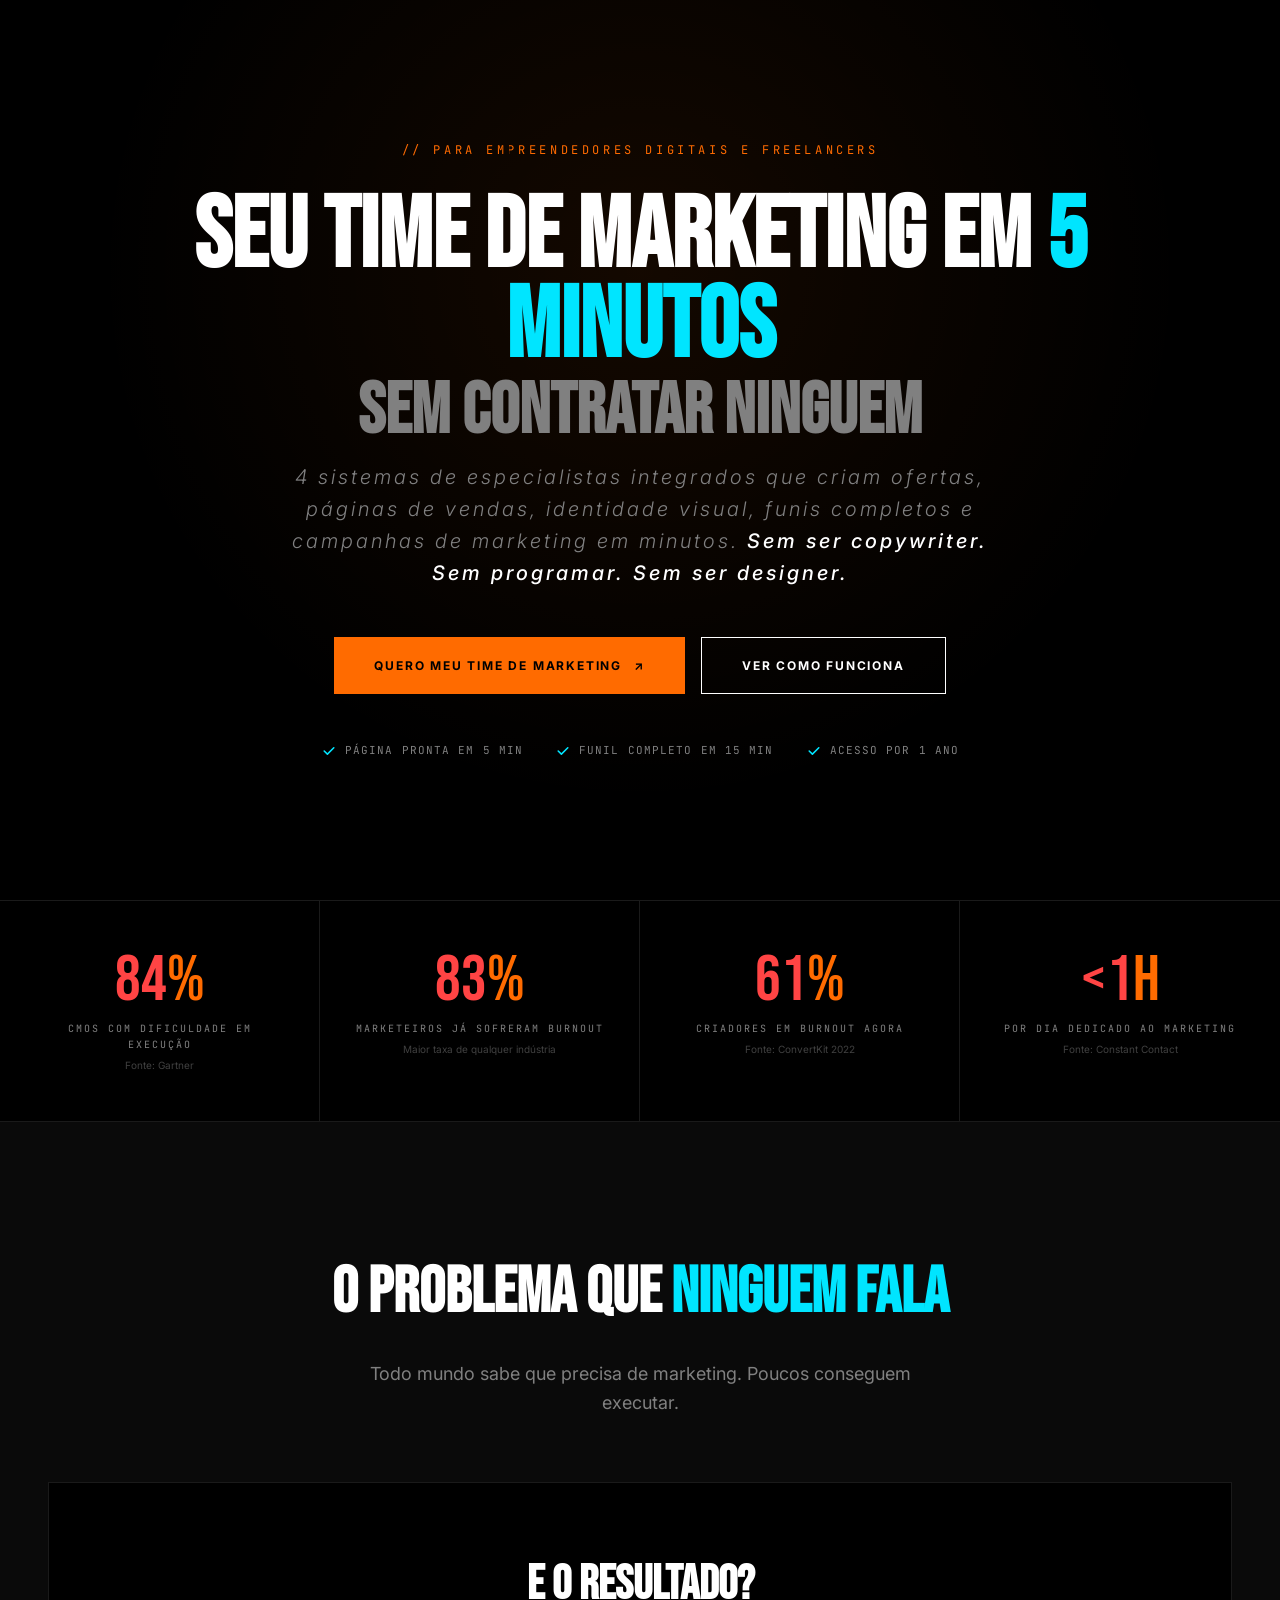
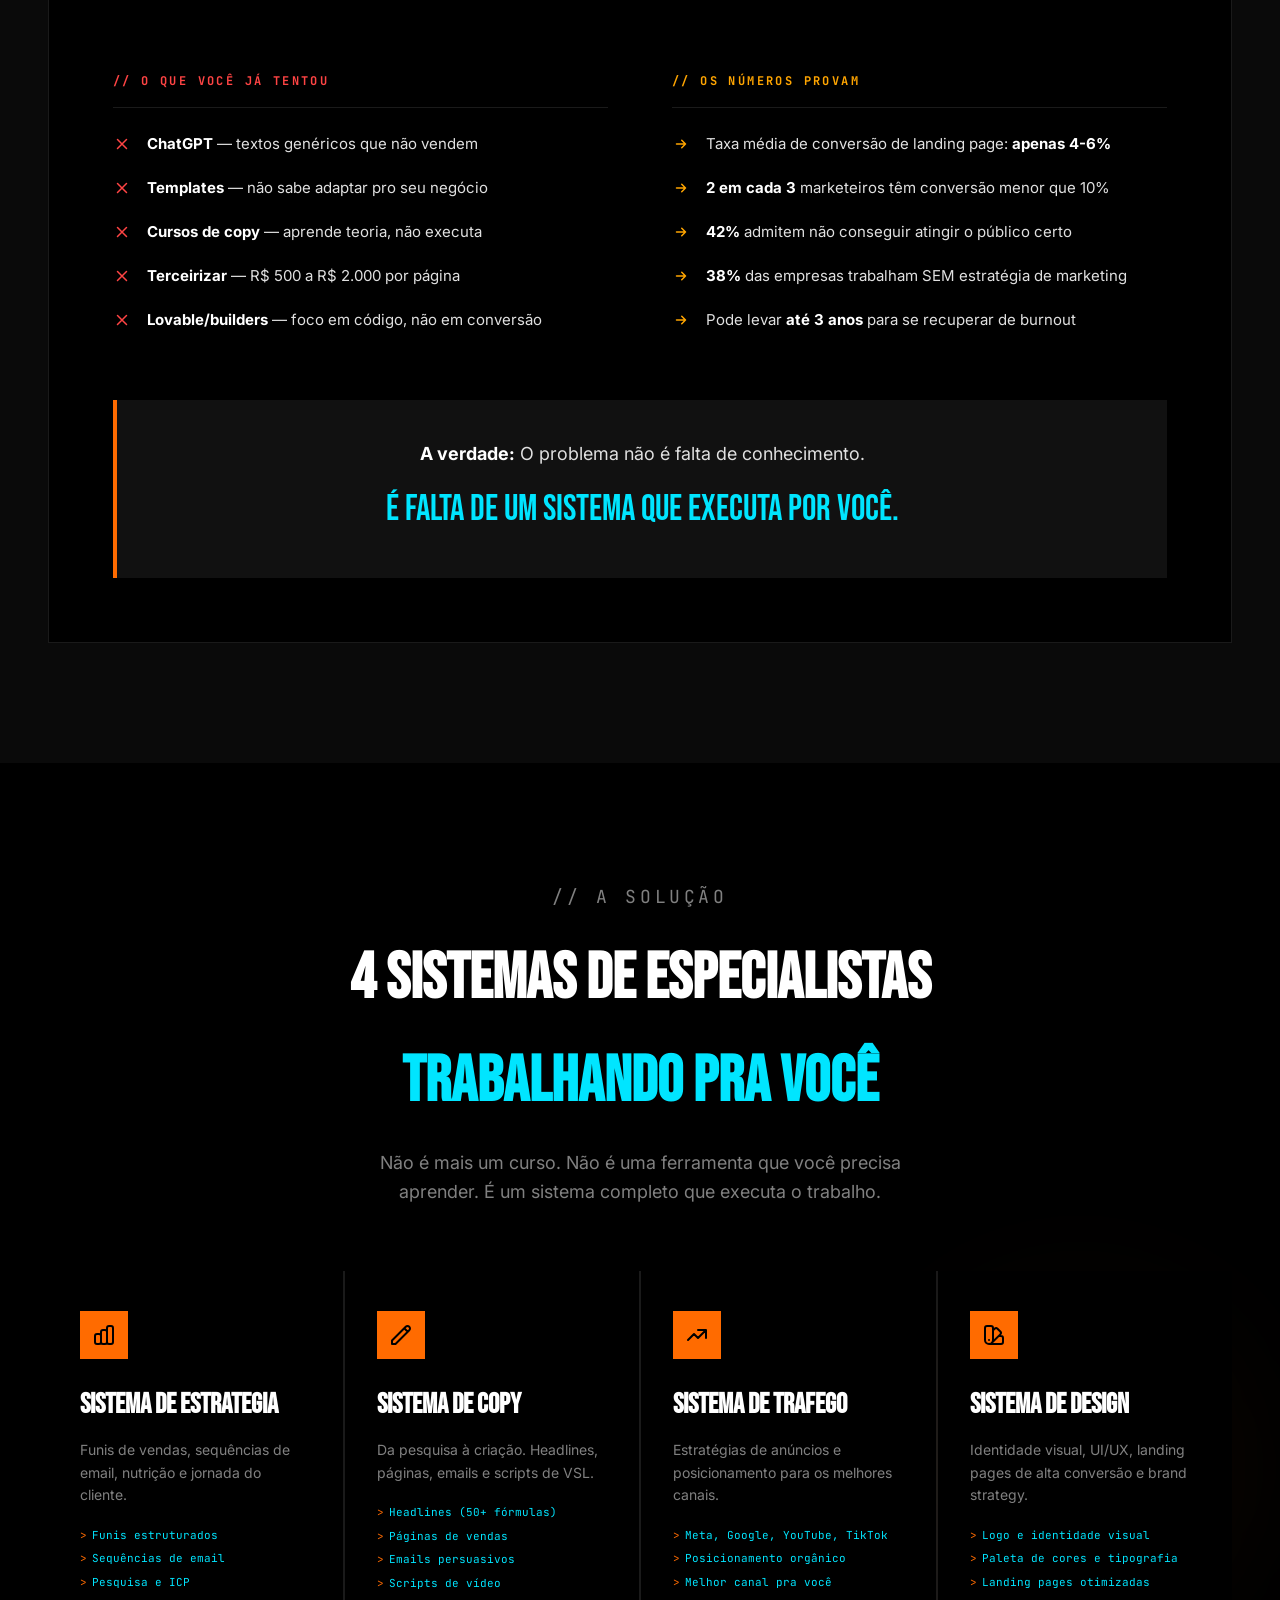
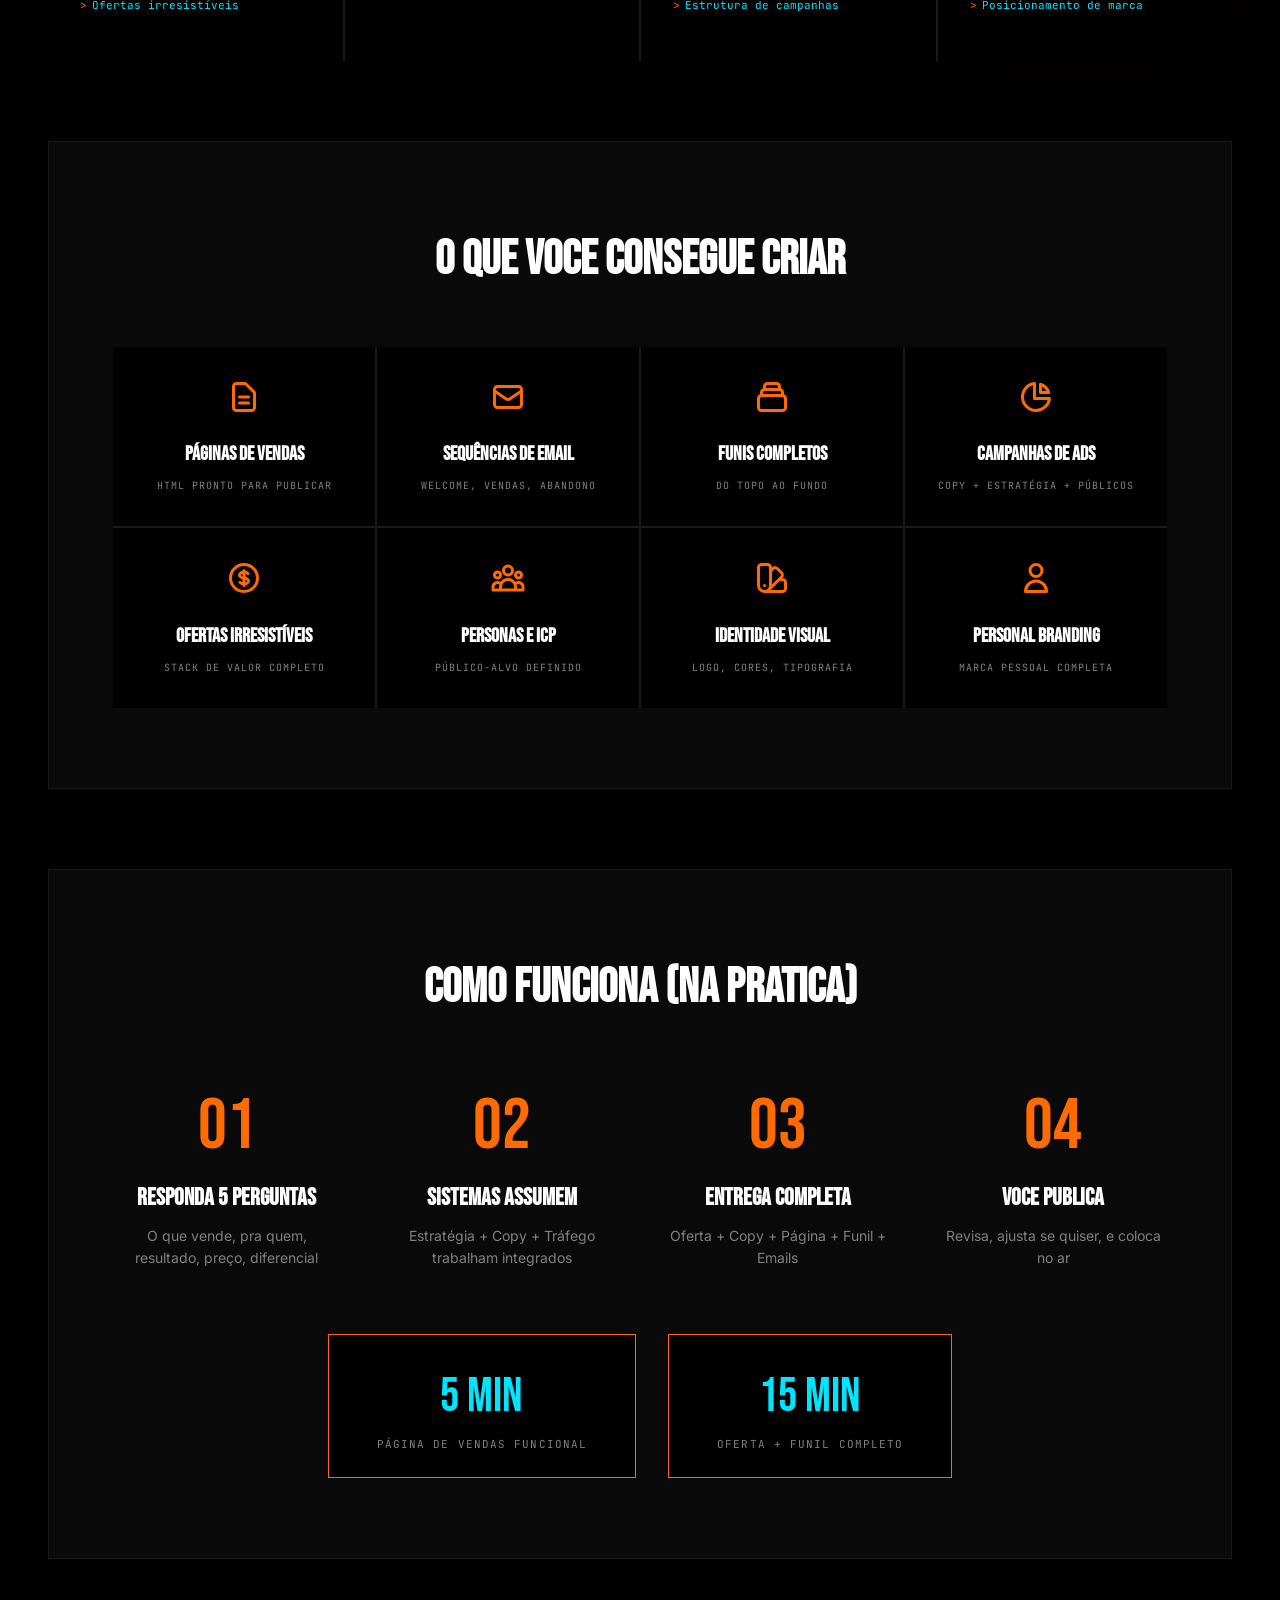
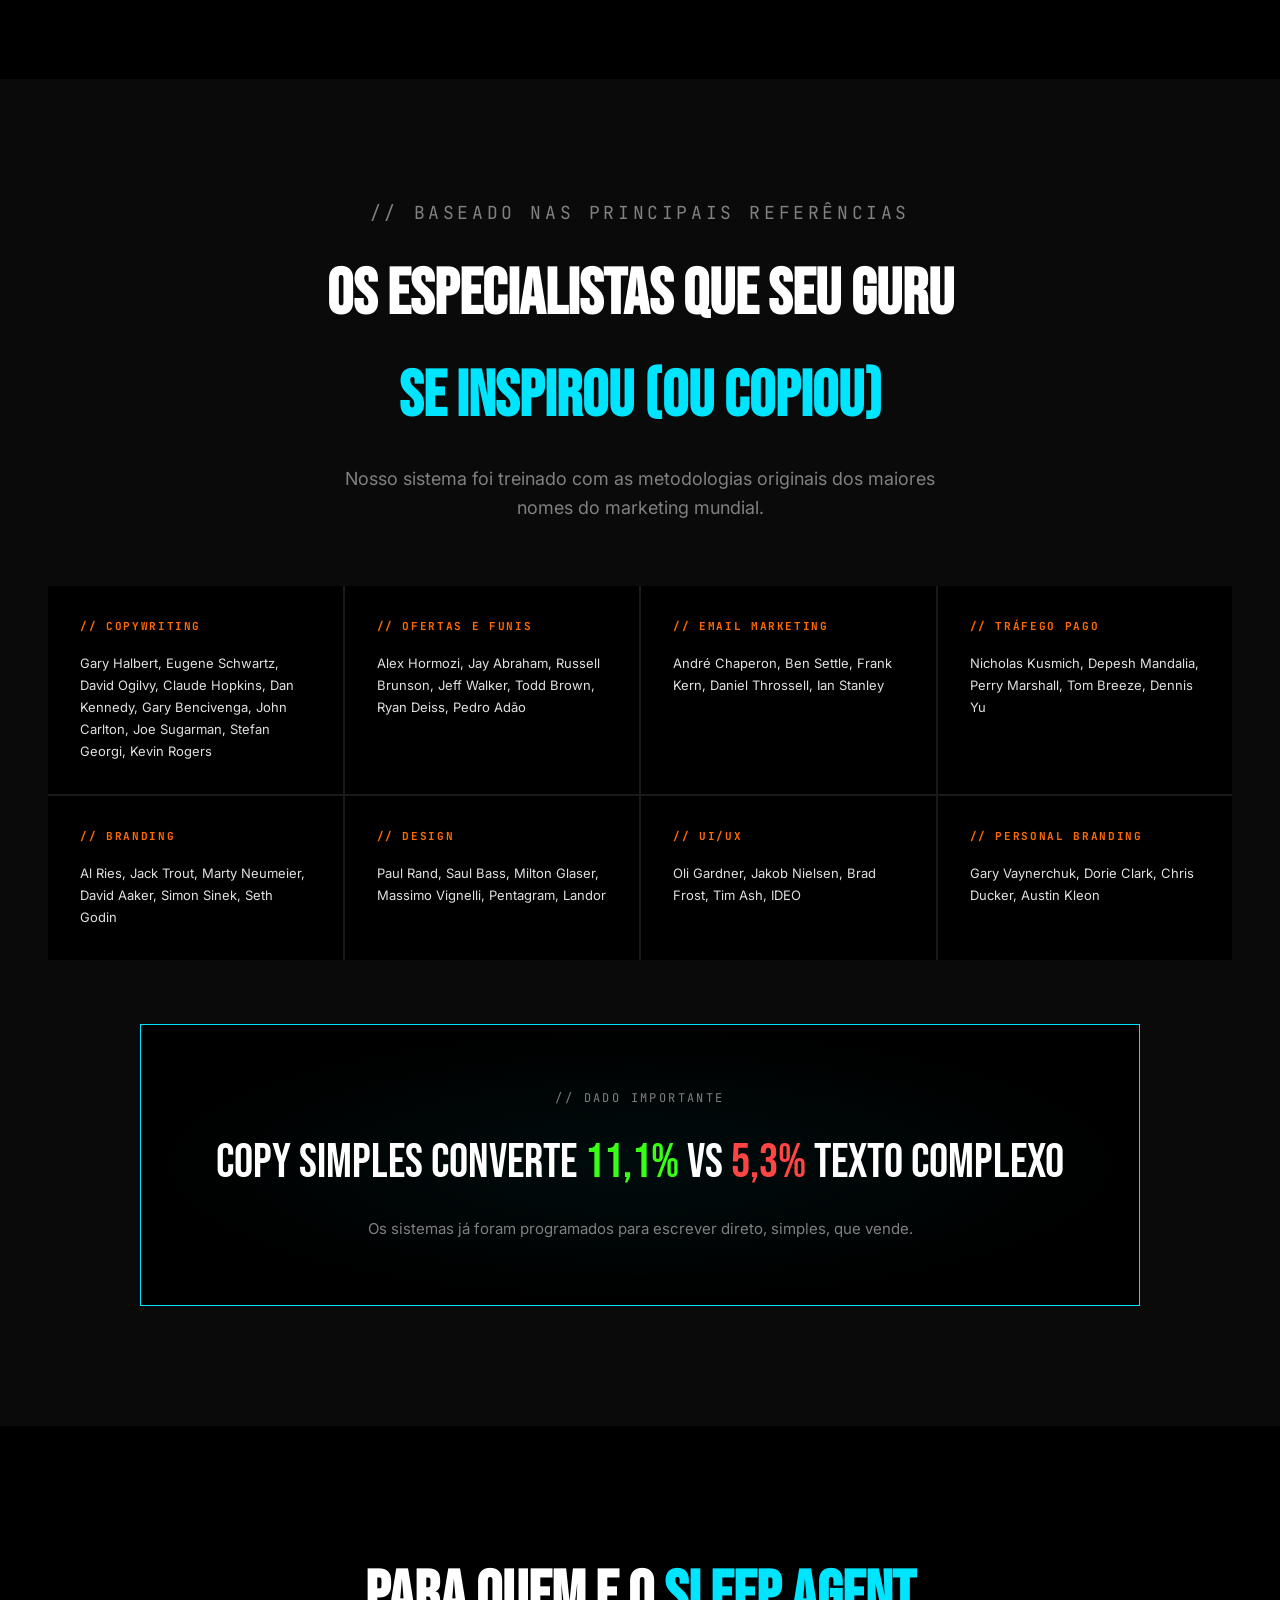
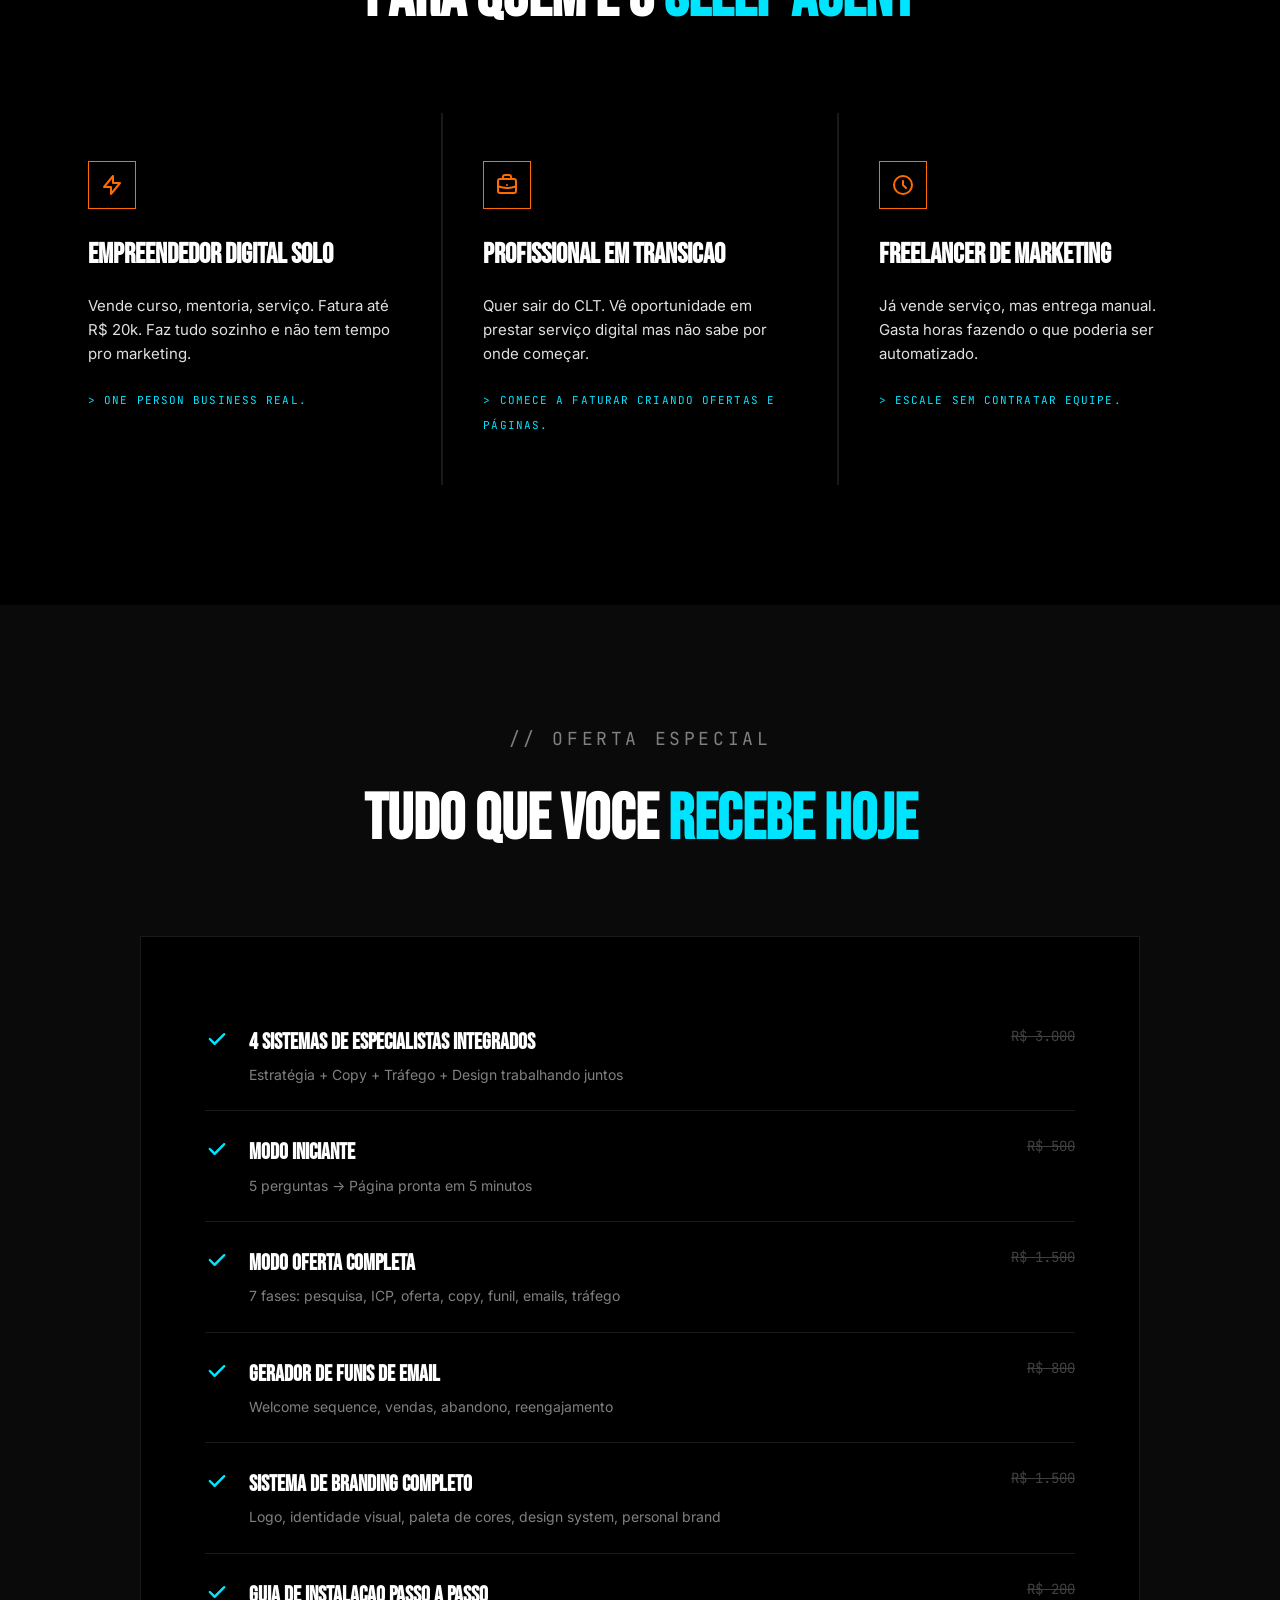
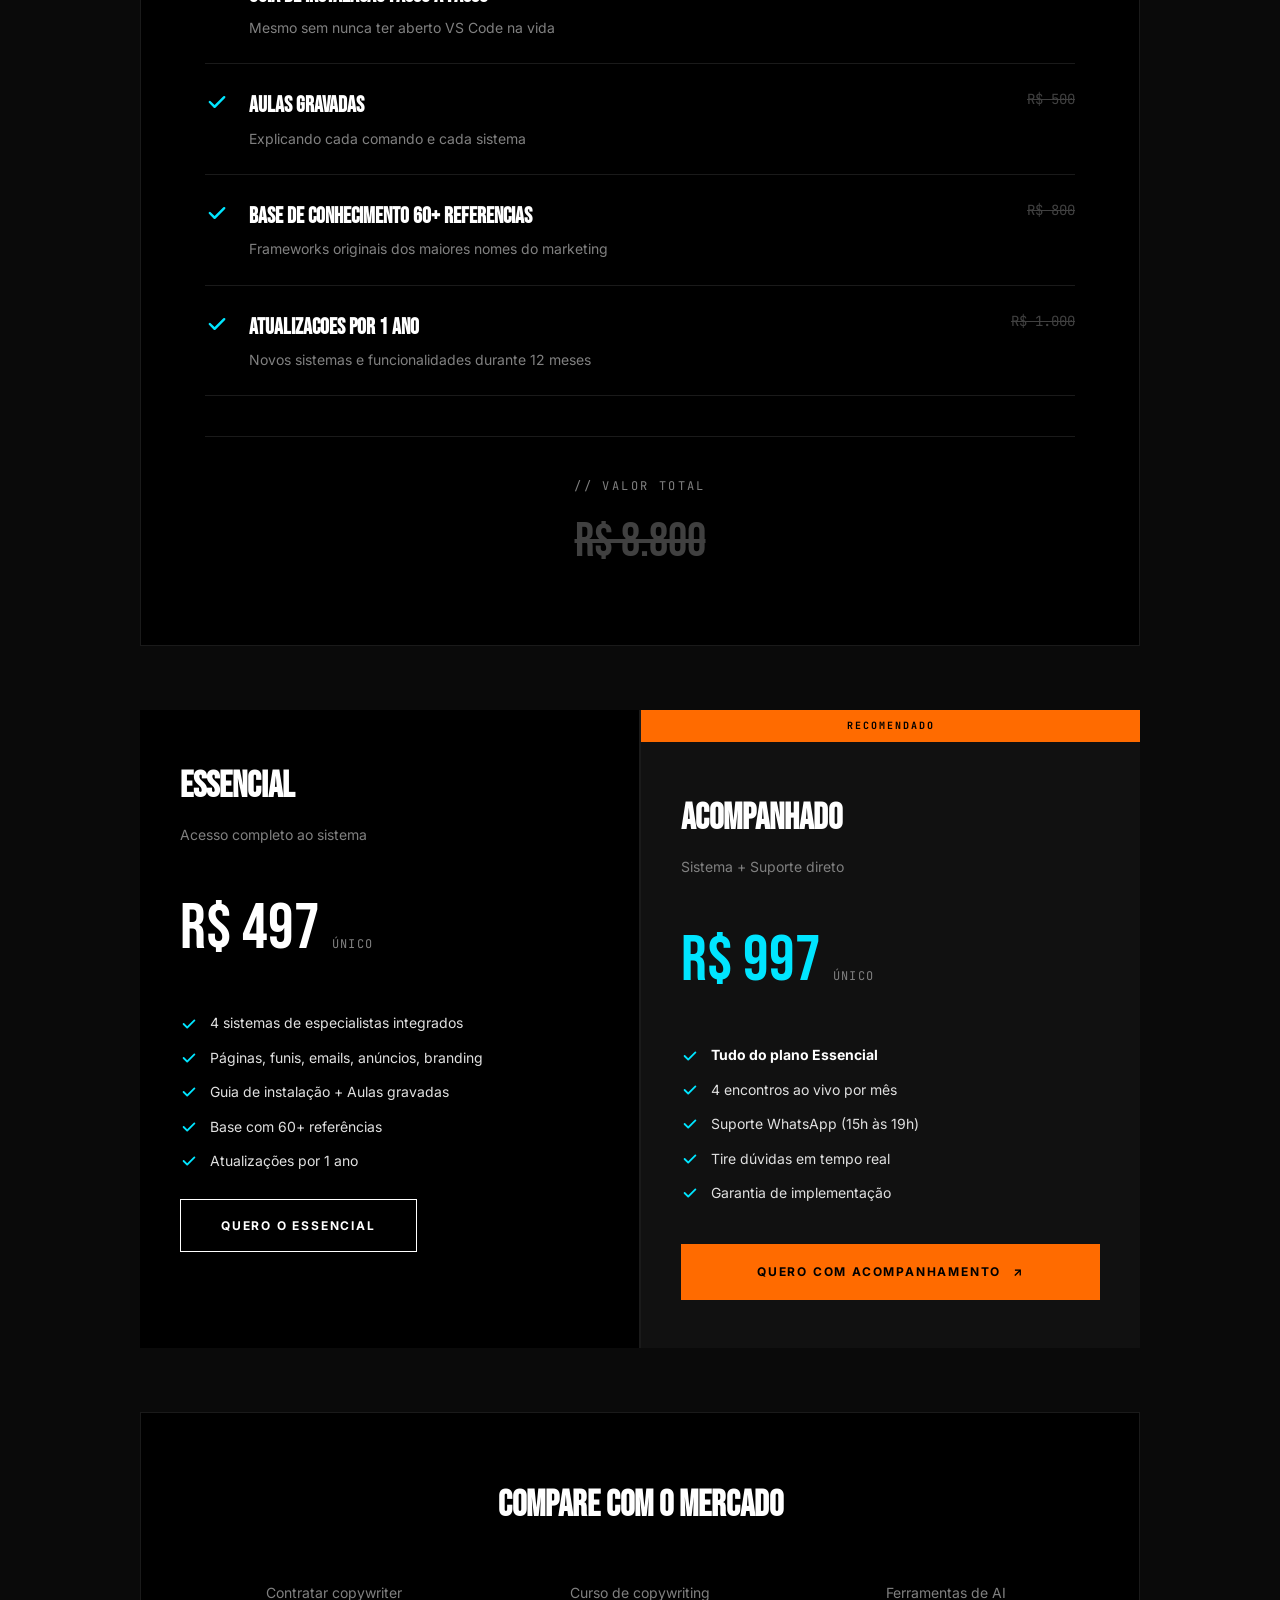
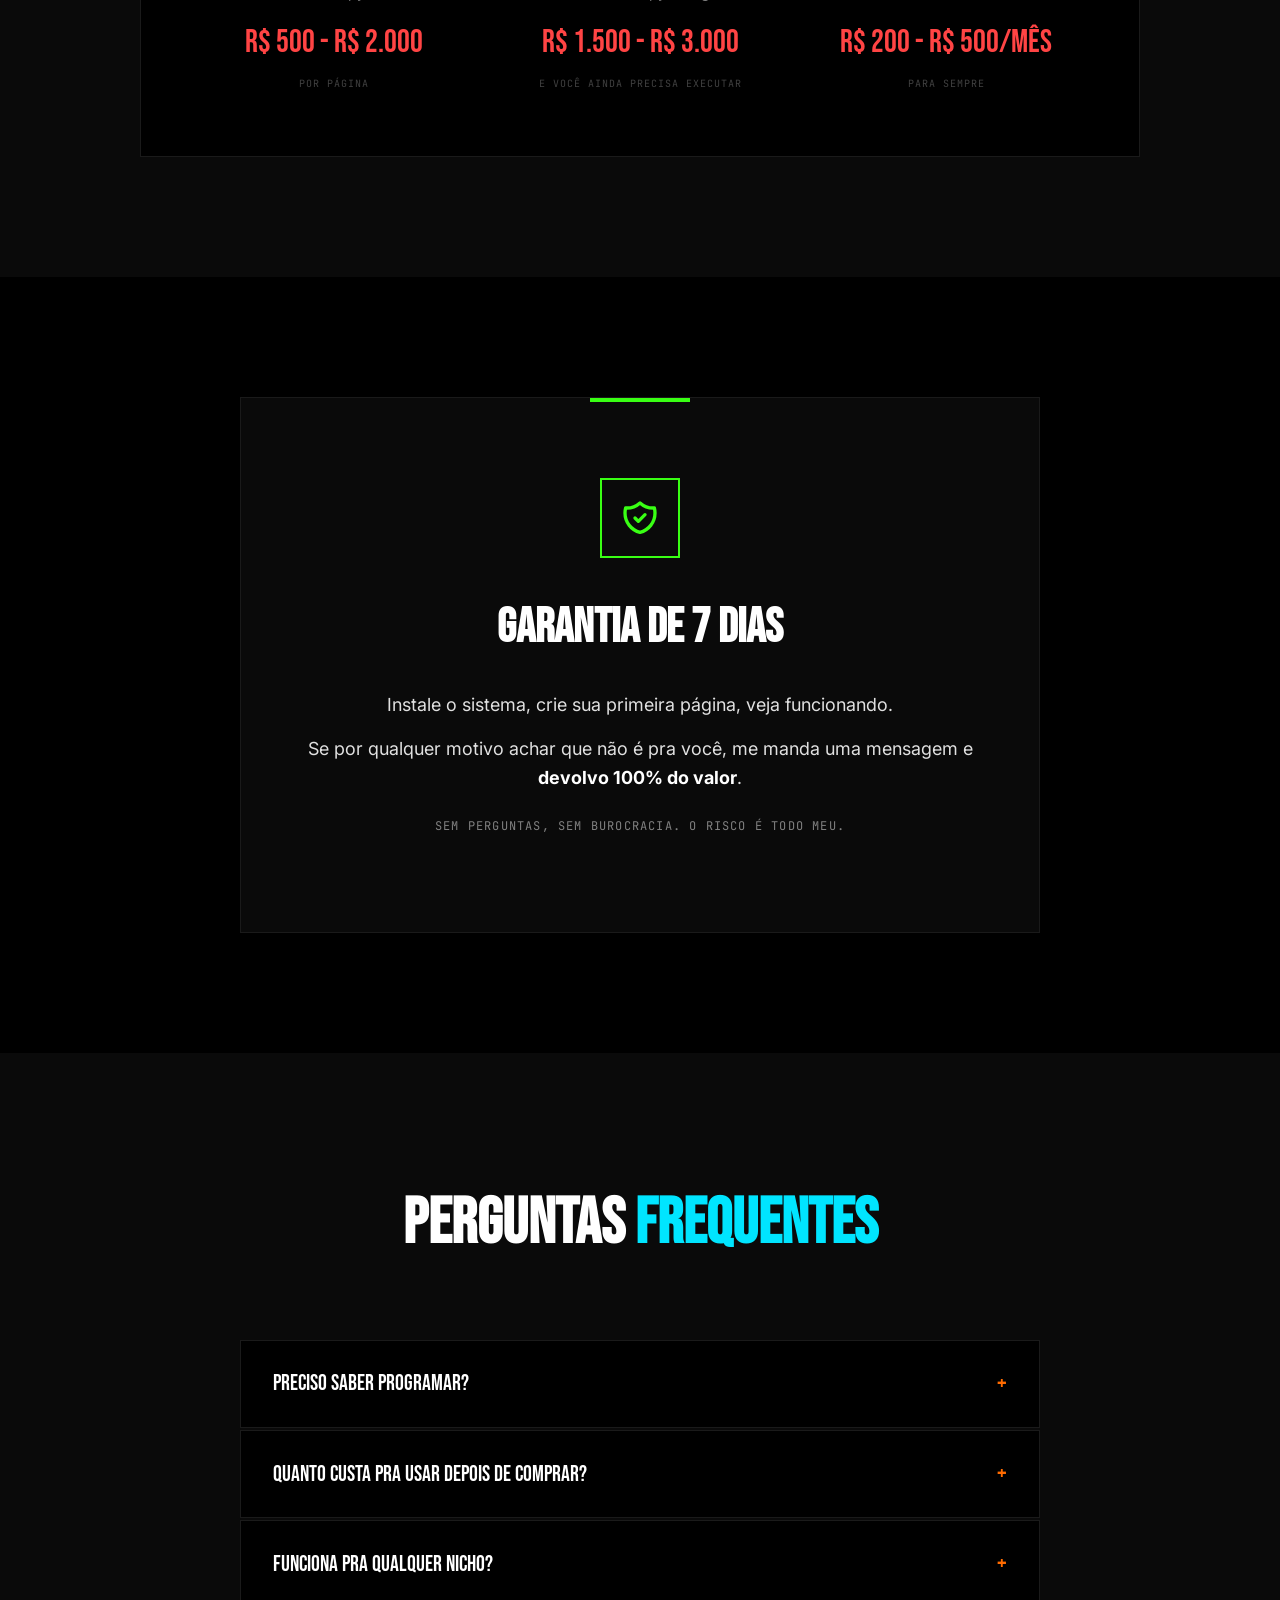
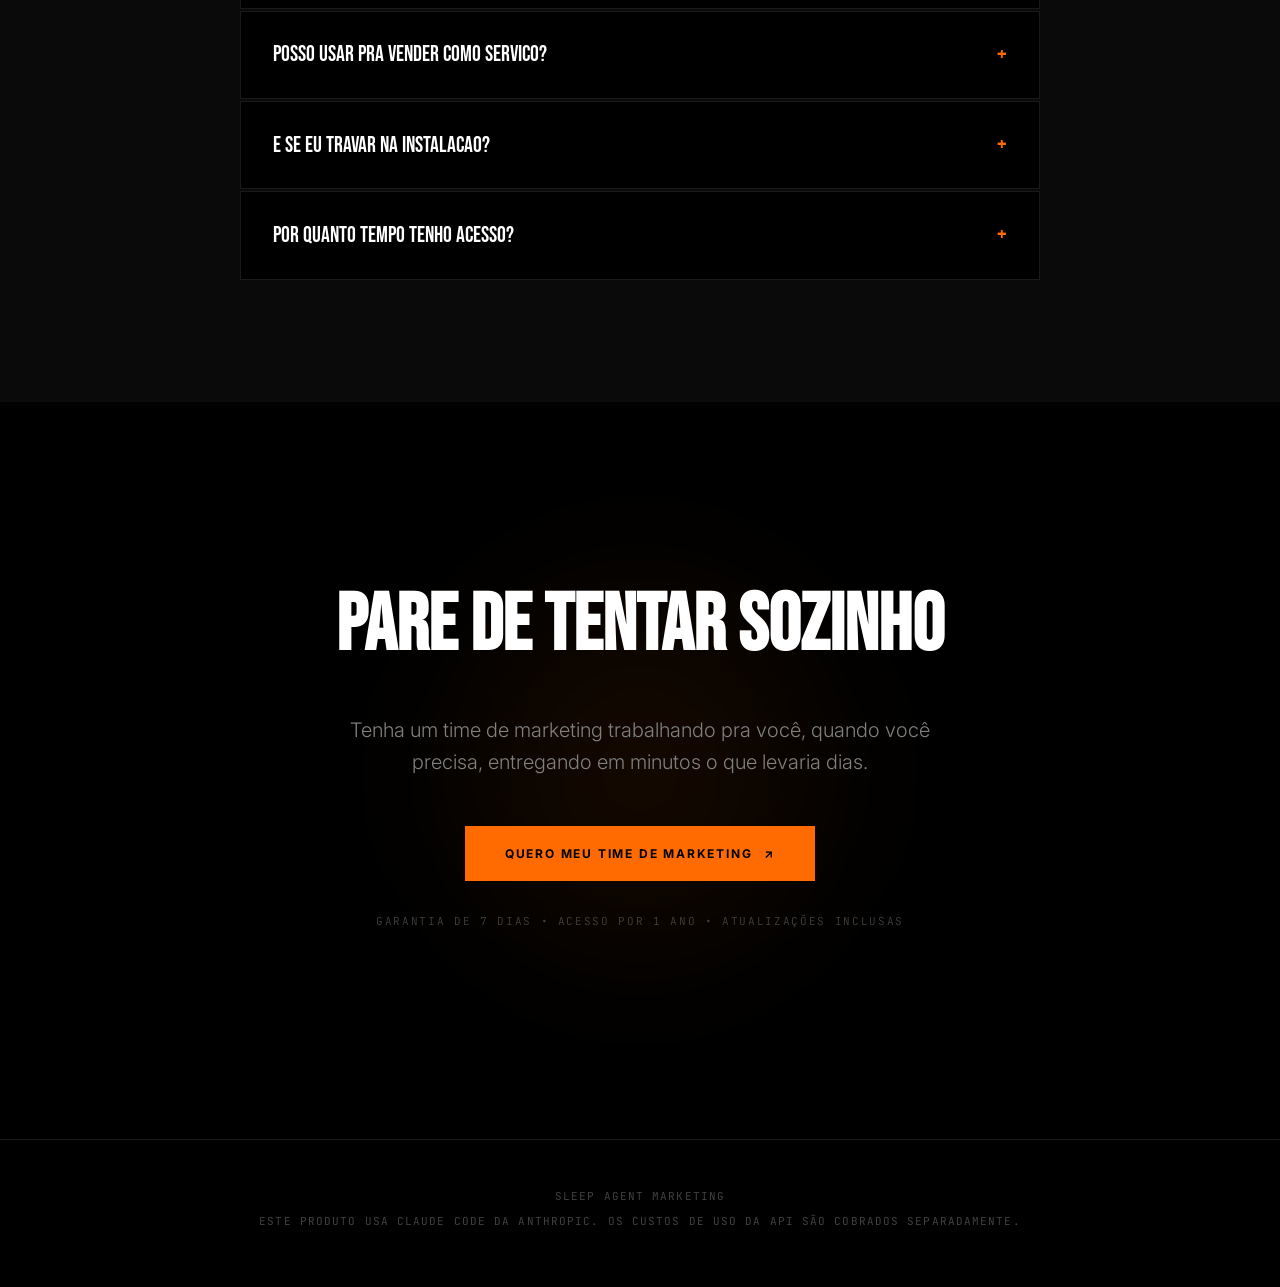
<file: output/sleep-agent-marketing/landing-pages/index-racing.html>
<!DOCTYPE html>
<html lang="pt-BR">
<head>
    <meta charset="UTF-8">
    <meta name="viewport" content="width=device-width, initial-scale=1.0">
    <title>Sleep Agent Marketing - Seu Time de Marketing em 5 Minutos</title>
    <meta name="description" content="4 sistemas de especialistas integrados trabalhando pra você. Crie ofertas, páginas de vendas, funis, identidade visual e campanhas completas em minutos, sem ser copywriter ou programador.">
    <link rel="preconnect" href="https://fonts.googleapis.com">
    <link rel="preconnect" href="https://fonts.gstatic.com" crossorigin>
    <link href="https://fonts.googleapis.com/css2?family=Bebas+Neue&family=Inter:wght@300;400;500;600;700&family=JetBrains+Mono:wght@400;500&display=swap" rel="stylesheet">
    <style>
        * {
            margin: 0;
            padding: 0;
            box-sizing: border-box;
        }

        body {
            font-family: 'Inter', sans-serif;
            background: #000000;
            color: #ffffff;
            overflow-x: hidden;
            line-height: 1.6;
        }

        :root {
            --black: #000000;
            --black-soft: #0a0a0a;
            --gray-dark: #111111;
            --gray-border: #1a1a1a;
            --orange-racing: #ff6b00;
            --orange-mclaren: #ff8000;
            --cyan-electric: #00e5ff;
            --blue-tech: #0099ff;
            --white: #ffffff;
            --gray-light: #e0e0e0;
            --gray-medium: #808080;
            --gray-dark-text: #404040;
        }

        /* Tipografia Racing */
        .racing-title {
            font-family: 'Bebas Neue', sans-serif;
            text-transform: uppercase;
            letter-spacing: 0.02em;
            line-height: 0.95;
        }

        .tech-label {
            font-family: 'JetBrains Mono', monospace;
            font-size: 11px;
            text-transform: uppercase;
            letter-spacing: 0.2em;
            color: var(--orange-racing);
        }

        /* HERO SECTION */
        .hero {
            min-height: 100vh;
            display: flex;
            align-items: center;
            justify-content: center;
            position: relative;
            padding: 120px 48px;
            text-align: center;
        }

        .hero::before {
            content: '';
            position: absolute;
            inset: 0;
            background: radial-gradient(ellipse at 50% 30%, rgba(255, 107, 0, 0.08) 0%, transparent 60%);
        }

        .hero-content {
            position: relative;
            z-index: 1;
            max-width: 1000px;
        }

        .hero-label {
            font-family: 'JetBrains Mono', monospace;
            font-size: 12px;
            text-transform: uppercase;
            letter-spacing: 0.3em;
            color: var(--orange-racing);
            margin-bottom: 32px;
        }

        .hero h1 {
            font-family: 'Bebas Neue', sans-serif;
            font-size: 100px;
            text-transform: uppercase;
            line-height: 0.9;
            margin-bottom: 16px;
        }

        .hero h1 span {
            color: var(--cyan-electric);
        }

        .hero h1 .sub {
            display: block;
            font-size: 72px;
            color: var(--gray-medium);
            margin-top: 8px;
        }

        .hero-tagline {
            font-size: 20px;
            font-weight: 300;
            font-style: italic;
            letter-spacing: 0.15em;
            color: var(--gray-medium);
            margin-bottom: 48px;
            max-width: 700px;
            margin-left: auto;
            margin-right: auto;
        }

        .hero-tagline strong {
            color: var(--white);
            font-weight: 500;
        }

        .btn-group {
            display: flex;
            flex-wrap: wrap;
            gap: 16px;
            justify-content: center;
            margin-bottom: 48px;
        }

        .btn-racing {
            background: var(--orange-racing);
            border: none;
            padding: 18px 40px;
            font-family: 'Inter', sans-serif;
            font-size: 12px;
            font-weight: 700;
            text-transform: uppercase;
            letter-spacing: 0.15em;
            color: #000000;
            cursor: pointer;
            text-decoration: none;
            display: inline-flex;
            align-items: center;
            gap: 12px;
            transition: all 0.3s ease;
            position: relative;
            overflow: hidden;
        }

        .btn-racing::before {
            content: '';
            position: absolute;
            top: 0;
            left: -100%;
            width: 100%;
            height: 100%;
            background: linear-gradient(90deg, transparent, rgba(255,255,255,0.3), transparent);
            transition: left 0.5s ease;
        }

        .btn-racing:hover::before {
            left: 100%;
        }

        .btn-racing:hover {
            background: var(--orange-mclaren);
            transform: translateY(-2px);
            box-shadow: 0 8px 32px rgba(255, 107, 0, 0.5);
        }

        .btn-outline {
            background: transparent;
            border: 1px solid var(--white);
            padding: 18px 40px;
            font-family: 'Inter', sans-serif;
            font-size: 12px;
            font-weight: 700;
            text-transform: uppercase;
            letter-spacing: 0.15em;
            color: var(--white);
            cursor: pointer;
            text-decoration: none;
            transition: all 0.3s ease;
        }

        .btn-outline:hover {
            background: var(--white);
            color: #000000;
        }

        .hero-badges {
            display: flex;
            flex-wrap: wrap;
            justify-content: center;
            gap: 32px;
        }

        .hero-badge {
            display: flex;
            align-items: center;
            gap: 8px;
            font-family: 'JetBrains Mono', monospace;
            font-size: 11px;
            text-transform: uppercase;
            letter-spacing: 0.1em;
            color: var(--gray-medium);
        }

        .hero-badge svg {
            color: var(--cyan-electric);
        }

        /* STATS BAR */
        .stats-bar {
            display: grid;
            grid-template-columns: repeat(4, 1fr);
            border-top: 1px solid var(--gray-border);
            border-bottom: 1px solid var(--gray-border);
        }

        .stat {
            padding: 48px 32px;
            text-align: center;
            border-right: 1px solid var(--gray-border);
            transition: all 0.3s ease;
        }

        .stat:last-child {
            border-right: none;
        }

        .stat:hover {
            background: var(--gray-dark);
        }

        .stat__number {
            font-family: 'Bebas Neue', sans-serif;
            font-size: 64px;
            color: #ff4444;
            line-height: 1;
            margin-bottom: 8px;
        }

        .stat__number span {
            color: var(--orange-racing);
        }

        .stat__label {
            font-family: 'JetBrains Mono', monospace;
            font-size: 10px;
            text-transform: uppercase;
            letter-spacing: 0.2em;
            color: var(--gray-medium);
        }

        .stat__source {
            font-size: 10px;
            color: var(--gray-dark-text);
            margin-top: 4px;
        }

        /* PROBLEM SECTION */
        .problem-section {
            padding: 120px 48px;
            background: var(--black-soft);
        }

        .section-header {
            text-align: center;
            margin-bottom: 64px;
        }

        .section-header h2 {
            font-family: 'Bebas Neue', sans-serif;
            font-size: 64px;
            text-transform: uppercase;
            margin-bottom: 16px;
        }

        .section-header h2 span {
            color: var(--cyan-electric);
        }

        .section-header p {
            font-size: 18px;
            color: var(--gray-medium);
            max-width: 600px;
            margin: 0 auto;
        }

        .problem-box {
            max-width: 1200px;
            margin: 0 auto;
            background: var(--black);
            border: 1px solid var(--gray-border);
            padding: 64px;
        }

        .problem-box h3 {
            font-family: 'Bebas Neue', sans-serif;
            font-size: 48px;
            text-transform: uppercase;
            text-align: center;
            margin-bottom: 48px;
        }

        .problem-grid {
            display: grid;
            grid-template-columns: 1fr 1fr;
            gap: 64px;
        }

        .problem-column h4 {
            font-family: 'JetBrains Mono', monospace;
            font-size: 12px;
            text-transform: uppercase;
            letter-spacing: 0.2em;
            color: #ff4444;
            margin-bottom: 24px;
            padding-bottom: 16px;
            border-bottom: 1px solid var(--gray-border);
        }

        .problem-column h4.yellow {
            color: #ffa500;
        }

        .problem-list {
            list-style: none;
        }

        .problem-list li {
            display: flex;
            align-items: flex-start;
            gap: 16px;
            margin-bottom: 20px;
            font-size: 15px;
            color: var(--gray-light);
        }

        .problem-list li svg {
            flex-shrink: 0;
            margin-top: 3px;
        }

        .problem-list li strong {
            color: var(--white);
        }

        .problem-conclusion {
            margin-top: 48px;
            padding: 40px;
            background: var(--gray-dark);
            text-align: center;
            border-left: 4px solid var(--orange-racing);
        }

        .problem-conclusion p {
            font-size: 18px;
            color: var(--gray-light);
        }

        .problem-conclusion strong {
            color: var(--white);
        }

        .problem-conclusion .highlight {
            display: block;
            font-family: 'Bebas Neue', sans-serif;
            font-size: 36px;
            text-transform: uppercase;
            color: var(--cyan-electric);
            margin-top: 12px;
        }

        /* SOLUTION SECTION */
        .solution-section {
            padding: 120px 48px;
            position: relative;
        }

        .solution-section::before {
            content: '';
            position: absolute;
            right: 0;
            top: 20%;
            width: 400px;
            height: 400px;
            background: radial-gradient(circle, rgba(255, 107, 0, 0.1) 0%, transparent 70%);
            filter: blur(60px);
        }

        /* Systems Grid */
        .systems-grid {
            display: grid;
            grid-template-columns: repeat(4, 1fr);
            gap: 2px;
            background: var(--gray-border);
            max-width: 1400px;
            margin: 0 auto 80px;
        }

        .system-card {
            background: var(--black);
            padding: 40px 32px;
            transition: all 0.3s ease;
            position: relative;
        }

        .system-card::after {
            content: '';
            position: absolute;
            bottom: 0;
            left: 0;
            width: 0;
            height: 3px;
            background: var(--orange-racing);
            transition: width 0.3s ease;
        }

        .system-card:hover {
            background: var(--gray-dark);
        }

        .system-card:hover::after {
            width: 100%;
        }

        .system-card__icon {
            width: 48px;
            height: 48px;
            background: var(--orange-racing);
            display: flex;
            align-items: center;
            justify-content: center;
            margin-bottom: 24px;
        }

        .system-card__icon svg {
            width: 24px;
            height: 24px;
            color: #000000;
        }

        .system-card h3 {
            font-family: 'Bebas Neue', sans-serif;
            font-size: 28px;
            text-transform: uppercase;
            margin-bottom: 12px;
        }

        .system-card p {
            font-size: 14px;
            color: var(--gray-medium);
            margin-bottom: 20px;
        }

        .system-card ul {
            list-style: none;
        }

        .system-card ul li {
            font-family: 'JetBrains Mono', monospace;
            font-size: 11px;
            color: var(--cyan-electric);
            margin-bottom: 6px;
            padding-left: 12px;
            position: relative;
        }

        .system-card ul li::before {
            content: '>';
            position: absolute;
            left: 0;
            color: var(--orange-racing);
        }

        /* Create Box */
        .create-box {
            background: var(--black-soft);
            border: 1px solid var(--gray-border);
            padding: 80px 64px;
            max-width: 1400px;
            margin: 0 auto 80px;
        }

        .create-box h3 {
            font-family: 'Bebas Neue', sans-serif;
            font-size: 48px;
            text-transform: uppercase;
            text-align: center;
            margin-bottom: 48px;
        }

        .create-grid {
            display: grid;
            grid-template-columns: repeat(4, 1fr);
            gap: 2px;
            background: var(--gray-border);
        }

        .create-item {
            background: var(--black);
            padding: 32px 24px;
            text-align: center;
            transition: all 0.3s ease;
        }

        .create-item:hover {
            background: var(--gray-dark);
        }

        .create-item svg {
            width: 36px;
            height: 36px;
            color: var(--orange-racing);
            margin-bottom: 16px;
        }

        .create-item h4 {
            font-family: 'Bebas Neue', sans-serif;
            font-size: 20px;
            text-transform: uppercase;
            margin-bottom: 8px;
        }

        .create-item p {
            font-family: 'JetBrains Mono', monospace;
            font-size: 10px;
            color: var(--gray-medium);
            text-transform: uppercase;
            letter-spacing: 0.1em;
        }

        /* How It Works */
        .how-box {
            background: var(--black-soft);
            border: 1px solid var(--gray-border);
            padding: 80px 64px;
            max-width: 1400px;
            margin: 0 auto;
        }

        .how-box h3 {
            font-family: 'Bebas Neue', sans-serif;
            font-size: 48px;
            text-transform: uppercase;
            text-align: center;
            margin-bottom: 64px;
        }

        .steps-grid {
            display: grid;
            grid-template-columns: repeat(4, 1fr);
            gap: 48px;
            margin-bottom: 64px;
        }

        .step {
            text-align: center;
        }

        .step-number {
            font-family: 'Bebas Neue', sans-serif;
            font-size: 72px;
            color: var(--orange-racing);
            line-height: 1;
            margin-bottom: 16px;
        }

        .step h4 {
            font-family: 'Bebas Neue', sans-serif;
            font-size: 24px;
            text-transform: uppercase;
            margin-bottom: 8px;
        }

        .step p {
            font-size: 14px;
            color: var(--gray-medium);
        }

        .time-badges {
            display: flex;
            justify-content: center;
            gap: 32px;
        }

        .time-badge {
            background: var(--black);
            border: 1px solid var(--orange-racing);
            padding: 24px 48px;
            text-align: center;
        }

        .time-badge .time {
            font-family: 'Bebas Neue', sans-serif;
            font-size: 48px;
            color: var(--cyan-electric);
        }

        .time-badge .desc {
            font-family: 'JetBrains Mono', monospace;
            font-size: 11px;
            color: var(--gray-medium);
            text-transform: uppercase;
            letter-spacing: 0.1em;
        }

        /* REFERENCES SECTION */
        .references-section {
            padding: 120px 48px;
            background: var(--black-soft);
        }

        .ref-grid {
            display: grid;
            grid-template-columns: repeat(4, 1fr);
            gap: 2px;
            background: var(--gray-border);
            max-width: 1400px;
            margin: 0 auto 64px;
        }

        .ref-card {
            background: var(--black);
            padding: 32px;
            transition: all 0.3s ease;
        }

        .ref-card:hover {
            background: var(--gray-dark);
        }

        .ref-card h4 {
            font-family: 'JetBrains Mono', monospace;
            font-size: 11px;
            text-transform: uppercase;
            letter-spacing: 0.15em;
            color: var(--orange-racing);
            margin-bottom: 16px;
        }

        .ref-card p {
            font-size: 13px;
            color: var(--gray-light);
            line-height: 1.7;
        }

        .conversion-box {
            background: var(--black);
            border: 1px solid var(--cyan-electric);
            padding: 64px;
            text-align: center;
            max-width: 1000px;
            margin: 0 auto;
            position: relative;
        }

        .conversion-box::before {
            content: '';
            position: absolute;
            inset: 0;
            background: radial-gradient(ellipse at center, rgba(0, 229, 255, 0.05) 0%, transparent 70%);
        }

        .conversion-box .label {
            font-family: 'JetBrains Mono', monospace;
            font-size: 12px;
            text-transform: uppercase;
            letter-spacing: 0.2em;
            color: var(--gray-medium);
            margin-bottom: 16px;
            position: relative;
        }

        .conversion-box .numbers {
            font-family: 'Bebas Neue', sans-serif;
            font-size: 48px;
            text-transform: uppercase;
            position: relative;
        }

        .conversion-box .numbers .green {
            color: #39ff14;
        }

        .conversion-box .numbers .red {
            color: #ff4444;
        }

        .conversion-box .note {
            font-size: 15px;
            color: var(--gray-medium);
            margin-top: 16px;
            position: relative;
        }

        /* FOR WHO SECTION */
        .for-who-section {
            padding: 120px 48px;
        }

        .for-who-grid {
            display: grid;
            grid-template-columns: repeat(3, 1fr);
            gap: 2px;
            background: var(--gray-border);
            max-width: 1400px;
            margin: 0 auto;
        }

        .for-who-card {
            background: var(--black);
            padding: 48px 40px;
            transition: all 0.3s ease;
            position: relative;
        }

        .for-who-card::before {
            content: '';
            position: absolute;
            top: 0;
            left: 0;
            width: 3px;
            height: 0;
            background: var(--orange-racing);
            transition: height 0.3s ease;
        }

        .for-who-card:hover {
            background: var(--gray-dark);
        }

        .for-who-card:hover::before {
            height: 100%;
        }

        .for-who-card__icon {
            width: 48px;
            height: 48px;
            border: 1px solid var(--orange-racing);
            display: flex;
            align-items: center;
            justify-content: center;
            margin-bottom: 24px;
        }

        .for-who-card__icon svg {
            width: 24px;
            height: 24px;
            color: var(--orange-racing);
        }

        .for-who-card h3 {
            font-family: 'Bebas Neue', sans-serif;
            font-size: 28px;
            text-transform: uppercase;
            margin-bottom: 16px;
        }

        .for-who-card p {
            font-size: 15px;
            color: var(--gray-light);
            margin-bottom: 20px;
        }

        .for-who-card .highlight {
            font-family: 'JetBrains Mono', monospace;
            font-size: 11px;
            color: var(--cyan-electric);
            text-transform: uppercase;
            letter-spacing: 0.1em;
        }

        /* OFFER SECTION */
        .offer-section {
            padding: 120px 48px;
            background: var(--black-soft);
        }

        .offer-stack {
            background: var(--black);
            border: 1px solid var(--gray-border);
            padding: 64px;
            max-width: 1000px;
            margin: 0 auto 64px;
        }

        .offer-item {
            display: flex;
            align-items: flex-start;
            gap: 20px;
            padding: 24px 0;
            border-bottom: 1px solid var(--gray-border);
        }

        .offer-item:last-child {
            border-bottom: none;
        }

        .offer-item svg {
            flex-shrink: 0;
            color: var(--cyan-electric);
            margin-top: 2px;
        }

        .offer-item__content {
            flex-grow: 1;
        }

        .offer-item h4 {
            font-family: 'Bebas Neue', sans-serif;
            font-size: 22px;
            text-transform: uppercase;
            margin-bottom: 4px;
        }

        .offer-item p {
            font-size: 14px;
            color: var(--gray-medium);
        }

        .offer-item .price {
            font-family: 'JetBrains Mono', monospace;
            font-size: 14px;
            color: var(--gray-dark-text);
            text-decoration: line-through;
        }

        .offer-total {
            text-align: center;
            margin-top: 40px;
            padding-top: 40px;
            border-top: 1px solid var(--gray-border);
        }

        .offer-total .label {
            font-family: 'JetBrains Mono', monospace;
            font-size: 12px;
            text-transform: uppercase;
            letter-spacing: 0.2em;
            color: var(--gray-medium);
            margin-bottom: 8px;
        }

        .offer-total .value {
            font-family: 'Bebas Neue', sans-serif;
            font-size: 48px;
            color: var(--gray-dark-text);
            text-decoration: line-through;
        }

        /* Pricing Cards */
        .pricing-grid {
            display: grid;
            grid-template-columns: repeat(2, 1fr);
            gap: 2px;
            background: var(--gray-border);
            max-width: 1000px;
            margin: 0 auto;
        }

        .pricing-card {
            background: var(--black);
            padding: 48px 40px;
        }

        .pricing-card.featured {
            background: var(--gray-dark);
            position: relative;
        }

        .pricing-card.featured::before {
            content: 'RECOMENDADO';
            position: absolute;
            top: 0;
            left: 0;
            right: 0;
            background: var(--orange-racing);
            color: #000000;
            font-family: 'JetBrains Mono', monospace;
            font-size: 10px;
            font-weight: 700;
            text-align: center;
            padding: 8px;
            letter-spacing: 0.2em;
        }

        .pricing-card.featured {
            padding-top: 80px;
        }

        .pricing-card h3 {
            font-family: 'Bebas Neue', sans-serif;
            font-size: 36px;
            text-transform: uppercase;
            margin-bottom: 8px;
        }

        .pricing-card .subtitle {
            font-size: 14px;
            color: var(--gray-medium);
            margin-bottom: 32px;
        }

        .pricing-card .price {
            margin-bottom: 32px;
        }

        .pricing-card .price .value {
            font-family: 'Bebas Neue', sans-serif;
            font-size: 64px;
        }

        .pricing-card.featured .price .value {
            color: var(--cyan-electric);
        }

        .pricing-card .price .term {
            font-family: 'JetBrains Mono', monospace;
            font-size: 12px;
            color: var(--gray-medium);
            text-transform: uppercase;
            letter-spacing: 0.1em;
            margin-left: 8px;
        }

        .pricing-card ul {
            list-style: none;
            margin-bottom: 40px;
        }

        .pricing-card ul li {
            display: flex;
            align-items: center;
            gap: 12px;
            font-size: 14px;
            color: var(--gray-light);
            margin-bottom: 12px;
        }

        .pricing-card ul li svg {
            flex-shrink: 0;
            color: var(--cyan-electric);
        }

        .pricing-card ul li strong {
            color: var(--white);
        }

        .pricing-card .btn-racing,
        .pricing-card .btn-outline {
            width: 100%;
            justify-content: center;
            text-align: center;
        }

        /* Compare */
        .compare-box {
            background: var(--black);
            border: 1px solid var(--gray-border);
            padding: 64px;
            max-width: 1000px;
            margin: 64px auto 0;
        }

        .compare-box h4 {
            font-family: 'Bebas Neue', sans-serif;
            font-size: 36px;
            text-transform: uppercase;
            margin-bottom: 48px;
            text-align: center;
        }

        .compare-grid {
            display: grid;
            grid-template-columns: repeat(3, 1fr);
            gap: 48px;
            text-align: center;
        }

        .compare-item .label {
            font-size: 14px;
            color: var(--gray-medium);
            margin-bottom: 12px;
        }

        .compare-item .value {
            font-family: 'Bebas Neue', sans-serif;
            font-size: 32px;
            color: #ff4444;
            margin-bottom: 8px;
        }

        .compare-item .note {
            font-family: 'JetBrains Mono', monospace;
            font-size: 10px;
            color: var(--gray-dark-text);
            text-transform: uppercase;
            letter-spacing: 0.1em;
        }

        /* GUARANTEE SECTION */
        .guarantee-section {
            padding: 120px 48px;
        }

        .guarantee-box {
            background: var(--black-soft);
            border: 1px solid var(--gray-border);
            padding: 80px 64px;
            max-width: 800px;
            margin: 0 auto;
            text-align: center;
            position: relative;
        }

        .guarantee-box::before {
            content: '';
            position: absolute;
            top: 0;
            left: 50%;
            transform: translateX(-50%);
            width: 100px;
            height: 4px;
            background: #39ff14;
        }

        .guarantee-icon {
            width: 80px;
            height: 80px;
            border: 2px solid #39ff14;
            display: flex;
            align-items: center;
            justify-content: center;
            margin: 0 auto 32px;
        }

        .guarantee-icon svg {
            width: 40px;
            height: 40px;
            color: #39ff14;
        }

        .guarantee-box h2 {
            font-family: 'Bebas Neue', sans-serif;
            font-size: 48px;
            text-transform: uppercase;
            margin-bottom: 24px;
        }

        .guarantee-box p {
            font-size: 18px;
            color: var(--gray-light);
            margin-bottom: 16px;
        }

        .guarantee-box p strong {
            color: var(--white);
        }

        .guarantee-box .note {
            font-family: 'JetBrains Mono', monospace;
            font-size: 12px;
            color: var(--gray-medium);
            text-transform: uppercase;
            letter-spacing: 0.1em;
            margin-top: 24px;
        }

        /* FAQ SECTION */
        .faq-section {
            padding: 120px 48px;
            background: var(--black-soft);
        }

        .faq-list {
            max-width: 800px;
            margin: 0 auto;
        }

        .faq-item {
            background: var(--black);
            border: 1px solid var(--gray-border);
            margin-bottom: 2px;
        }

        .faq-item summary {
            padding: 24px 32px;
            font-family: 'Bebas Neue', sans-serif;
            font-size: 22px;
            text-transform: uppercase;
            cursor: pointer;
            display: flex;
            justify-content: space-between;
            align-items: center;
            list-style: none;
            transition: all 0.3s ease;
        }

        .faq-item summary::-webkit-details-marker {
            display: none;
        }

        .faq-item summary:hover {
            background: var(--gray-dark);
        }

        .faq-item summary .icon {
            font-size: 24px;
            color: var(--orange-racing);
            transition: transform 0.3s ease;
        }

        .faq-item[open] summary .icon {
            transform: rotate(45deg);
        }

        .faq-item .content {
            padding: 0 32px 32px;
            font-size: 15px;
            color: var(--gray-light);
            line-height: 1.8;
            border-top: 1px solid var(--gray-border);
            margin-top: -1px;
            padding-top: 24px;
        }

        /* FINAL CTA */
        .final-cta {
            padding: 160px 48px;
            text-align: center;
            position: relative;
        }

        .final-cta::before {
            content: '';
            position: absolute;
            left: 50%;
            top: 50%;
            transform: translate(-50%, -50%);
            width: 600px;
            height: 600px;
            background: radial-gradient(circle, rgba(255, 107, 0, 0.1) 0%, transparent 60%);
            filter: blur(60px);
        }

        .final-cta-content {
            position: relative;
            z-index: 1;
        }

        .final-cta h2 {
            font-family: 'Bebas Neue', sans-serif;
            font-size: 80px;
            text-transform: uppercase;
            margin-bottom: 24px;
        }

        .final-cta p {
            font-size: 20px;
            font-weight: 300;
            color: var(--gray-medium);
            max-width: 600px;
            margin: 0 auto 48px;
        }

        .final-cta .badges {
            font-family: 'JetBrains Mono', monospace;
            font-size: 11px;
            color: var(--gray-dark-text);
            text-transform: uppercase;
            letter-spacing: 0.15em;
            margin-top: 32px;
        }

        /* FOOTER */
        footer {
            padding: 48px;
            border-top: 1px solid var(--gray-border);
            text-align: center;
        }

        footer p {
            font-family: 'JetBrains Mono', monospace;
            font-size: 11px;
            color: var(--gray-dark-text);
            text-transform: uppercase;
            letter-spacing: 0.1em;
            margin-bottom: 8px;
        }

        /* Responsividade */
        @media (max-width: 1024px) {
            .systems-grid,
            .create-grid,
            .ref-grid {
                grid-template-columns: repeat(2, 1fr);
            }

            .stats-bar {
                grid-template-columns: repeat(2, 1fr);
            }

            .stat:nth-child(2) {
                border-right: none;
            }

            .steps-grid {
                grid-template-columns: repeat(2, 1fr);
                gap: 32px;
            }
        }

        @media (max-width: 768px) {
            .hero {
                padding: 100px 24px;
            }

            .hero h1 {
                font-size: 56px;
            }

            .hero h1 .sub {
                font-size: 40px;
            }

            .hero-tagline {
                font-size: 16px;
            }

            .btn-group {
                flex-direction: column;
            }

            .btn-racing,
            .btn-outline {
                width: 100%;
                justify-content: center;
            }

            .stats-bar,
            .systems-grid,
            .create-grid,
            .steps-grid,
            .ref-grid,
            .for-who-grid,
            .pricing-grid,
            .compare-grid {
                grid-template-columns: 1fr;
            }

            .stat {
                border-right: none;
                border-bottom: 1px solid var(--gray-border);
            }

            .stat:last-child {
                border-bottom: none;
            }

            .problem-grid {
                grid-template-columns: 1fr;
                gap: 40px;
            }

            .section-header h2 {
                font-size: 40px;
            }

            .time-badges {
                flex-direction: column;
            }

            .problem-section,
            .solution-section,
            .references-section,
            .for-who-section,
            .offer-section,
            .guarantee-section,
            .faq-section {
                padding: 80px 24px;
            }

            .problem-box,
            .create-box,
            .how-box,
            .offer-stack,
            .compare-box,
            .guarantee-box {
                padding: 40px 24px;
            }

            .final-cta h2 {
                font-size: 48px;
            }

            .hero-badges {
                flex-direction: column;
                gap: 16px;
            }
        }
    </style>
</head>
<body>

    <!-- HERO SECTION -->
    <section class="hero" id="inicio">
        <div class="hero-content">
            <p class="hero-label">// Para empreendedores digitais e freelancers</p>

            <h1>
                SEU TIME DE MARKETING EM <span>5 MINUTOS</span>
                <span class="sub">SEM CONTRATAR NINGUEM</span>
            </h1>

            <p class="hero-tagline">
                4 sistemas de especialistas integrados que criam ofertas, páginas de vendas, identidade visual, funis completos e campanhas de marketing em minutos.
                <strong>Sem ser copywriter. Sem programar. Sem ser designer.</strong>
            </p>

            <div class="btn-group">
                <a href="#oferta" class="btn-racing">
                    QUERO MEU TIME DE MARKETING
                    <span>&#8599;</span>
                </a>
                <a href="#como-funciona" class="btn-outline">
                    Ver Como Funciona
                </a>
            </div>

            <div class="hero-badges">
                <span class="hero-badge">
                    <svg width="16" height="16" fill="currentColor" viewBox="0 0 20 20"><path fill-rule="evenodd" d="M16.707 5.293a1 1 0 010 1.414l-8 8a1 1 0 01-1.414 0l-4-4a1 1 0 011.414-1.414L8 12.586l7.293-7.293a1 1 0 011.414 0z" clip-rule="evenodd"></path></svg>
                    Página pronta em 5 min
                </span>
                <span class="hero-badge">
                    <svg width="16" height="16" fill="currentColor" viewBox="0 0 20 20"><path fill-rule="evenodd" d="M16.707 5.293a1 1 0 010 1.414l-8 8a1 1 0 01-1.414 0l-4-4a1 1 0 011.414-1.414L8 12.586l7.293-7.293a1 1 0 011.414 0z" clip-rule="evenodd"></path></svg>
                    Funil completo em 15 min
                </span>
                <span class="hero-badge">
                    <svg width="16" height="16" fill="currentColor" viewBox="0 0 20 20"><path fill-rule="evenodd" d="M16.707 5.293a1 1 0 010 1.414l-8 8a1 1 0 01-1.414 0l-4-4a1 1 0 011.414-1.414L8 12.586l7.293-7.293a1 1 0 011.414 0z" clip-rule="evenodd"></path></svg>
                    Acesso por 1 ano
                </span>
            </div>
        </div>
    </section>

    <!-- STATS BAR -->
    <section class="stats-bar">
        <div class="stat">
            <div class="stat__number">84<span>%</span></div>
            <div class="stat__label">CMOs com dificuldade em execução</div>
            <div class="stat__source">Fonte: Gartner</div>
        </div>
        <div class="stat">
            <div class="stat__number">83<span>%</span></div>
            <div class="stat__label">Marketeiros já sofreram burnout</div>
            <div class="stat__source">Maior taxa de qualquer indústria</div>
        </div>
        <div class="stat">
            <div class="stat__number">61<span>%</span></div>
            <div class="stat__label">Criadores em burnout agora</div>
            <div class="stat__source">Fonte: ConvertKit 2022</div>
        </div>
        <div class="stat">
            <div class="stat__number">&lt;1<span>h</span></div>
            <div class="stat__label">Por dia dedicado ao marketing</div>
            <div class="stat__source">Fonte: Constant Contact</div>
        </div>
    </section>

    <!-- PROBLEM SECTION -->
    <section class="problem-section">
        <div class="section-header">
            <h2>O PROBLEMA QUE <span>NINGUEM FALA</span></h2>
            <p>Todo mundo sabe que precisa de marketing. Poucos conseguem executar.</p>
        </div>

        <div class="problem-box">
            <h3>E O RESULTADO?</h3>

            <div class="problem-grid">
                <div class="problem-column">
                    <h4>// O que você já tentou</h4>
                    <ul class="problem-list">
                        <li>
                            <svg width="18" height="18" fill="none" stroke="#ff4444" viewBox="0 0 24 24"><path stroke-linecap="round" stroke-linejoin="round" stroke-width="2" d="M6 18L18 6M6 6l12 12"></path></svg>
                            <span><strong>ChatGPT</strong> — textos genéricos que não vendem</span>
                        </li>
                        <li>
                            <svg width="18" height="18" fill="none" stroke="#ff4444" viewBox="0 0 24 24"><path stroke-linecap="round" stroke-linejoin="round" stroke-width="2" d="M6 18L18 6M6 6l12 12"></path></svg>
                            <span><strong>Templates</strong> — não sabe adaptar pro seu negócio</span>
                        </li>
                        <li>
                            <svg width="18" height="18" fill="none" stroke="#ff4444" viewBox="0 0 24 24"><path stroke-linecap="round" stroke-linejoin="round" stroke-width="2" d="M6 18L18 6M6 6l12 12"></path></svg>
                            <span><strong>Cursos de copy</strong> — aprende teoria, não executa</span>
                        </li>
                        <li>
                            <svg width="18" height="18" fill="none" stroke="#ff4444" viewBox="0 0 24 24"><path stroke-linecap="round" stroke-linejoin="round" stroke-width="2" d="M6 18L18 6M6 6l12 12"></path></svg>
                            <span><strong>Terceirizar</strong> — R$ 500 a R$ 2.000 por página</span>
                        </li>
                        <li>
                            <svg width="18" height="18" fill="none" stroke="#ff4444" viewBox="0 0 24 24"><path stroke-linecap="round" stroke-linejoin="round" stroke-width="2" d="M6 18L18 6M6 6l12 12"></path></svg>
                            <span><strong>Lovable/builders</strong> — foco em código, não em conversão</span>
                        </li>
                    </ul>
                </div>

                <div class="problem-column">
                    <h4 class="yellow">// Os números provam</h4>
                    <ul class="problem-list">
                        <li>
                            <svg width="18" height="18" fill="none" stroke="#ffa500" viewBox="0 0 24 24"><path stroke-linecap="round" stroke-linejoin="round" stroke-width="2" d="M13 7l5 5m0 0l-5 5m5-5H6"></path></svg>
                            <span>Taxa média de conversão de landing page: <strong>apenas 4-6%</strong></span>
                        </li>
                        <li>
                            <svg width="18" height="18" fill="none" stroke="#ffa500" viewBox="0 0 24 24"><path stroke-linecap="round" stroke-linejoin="round" stroke-width="2" d="M13 7l5 5m0 0l-5 5m5-5H6"></path></svg>
                            <span><strong>2 em cada 3</strong> marketeiros têm conversão menor que 10%</span>
                        </li>
                        <li>
                            <svg width="18" height="18" fill="none" stroke="#ffa500" viewBox="0 0 24 24"><path stroke-linecap="round" stroke-linejoin="round" stroke-width="2" d="M13 7l5 5m0 0l-5 5m5-5H6"></path></svg>
                            <span><strong>42%</strong> admitem não conseguir atingir o público certo</span>
                        </li>
                        <li>
                            <svg width="18" height="18" fill="none" stroke="#ffa500" viewBox="0 0 24 24"><path stroke-linecap="round" stroke-linejoin="round" stroke-width="2" d="M13 7l5 5m0 0l-5 5m5-5H6"></path></svg>
                            <span><strong>38%</strong> das empresas trabalham SEM estratégia de marketing</span>
                        </li>
                        <li>
                            <svg width="18" height="18" fill="none" stroke="#ffa500" viewBox="0 0 24 24"><path stroke-linecap="round" stroke-linejoin="round" stroke-width="2" d="M13 7l5 5m0 0l-5 5m5-5H6"></path></svg>
                            <span>Pode levar <strong>até 3 anos</strong> para se recuperar de burnout</span>
                        </li>
                    </ul>
                </div>
            </div>

            <div class="problem-conclusion">
                <p>
                    <strong>A verdade:</strong> O problema não é falta de conhecimento.
                    <span class="highlight">É falta de um sistema que executa por você.</span>
                </p>
            </div>
        </div>
    </section>

    <!-- SOLUTION SECTION -->
    <section class="solution-section" id="como-funciona">
        <div class="section-header">
            <p class="tech-label" style="margin-bottom: 16px;">// A SOLUÇÃO</p>
            <h2>4 SISTEMAS DE ESPECIALISTAS<br><span>TRABALHANDO PRA VOCÊ</span></h2>
            <p>
                Não é mais um curso. Não é uma ferramenta que você precisa aprender.
                É um sistema completo que executa o trabalho.
            </p>
        </div>

        <!-- Systems Grid -->
        <div class="systems-grid">
            <div class="system-card">
                <div class="system-card__icon">
                    <svg fill="none" stroke="currentColor" viewBox="0 0 24 24">
                        <path stroke-linecap="round" stroke-linejoin="round" stroke-width="2" d="M9 19v-6a2 2 0 00-2-2H5a2 2 0 00-2 2v6a2 2 0 002 2h2a2 2 0 002-2zm0 0V9a2 2 0 012-2h2a2 2 0 012 2v10m-6 0a2 2 0 002 2h2a2 2 0 002-2m0 0V5a2 2 0 012-2h2a2 2 0 012 2v14a2 2 0 01-2 2h-2a2 2 0 01-2-2z"></path>
                    </svg>
                </div>
                <h3>SISTEMA DE ESTRATEGIA</h3>
                <p>Funis de vendas, sequências de email, nutrição e jornada do cliente.</p>
                <ul>
                    <li>Funis estruturados</li>
                    <li>Sequências de email</li>
                    <li>Pesquisa e ICP</li>
                    <li>Ofertas irresistíveis</li>
                </ul>
            </div>

            <div class="system-card">
                <div class="system-card__icon">
                    <svg fill="none" stroke="currentColor" viewBox="0 0 24 24">
                        <path stroke-linecap="round" stroke-linejoin="round" stroke-width="2" d="M15.232 5.232l3.536 3.536m-2.036-5.036a2.5 2.5 0 113.536 3.536L6.5 21.036H3v-3.572L16.732 3.732z"></path>
                    </svg>
                </div>
                <h3>SISTEMA DE COPY</h3>
                <p>Da pesquisa à criação. Headlines, páginas, emails e scripts de VSL.</p>
                <ul>
                    <li>Headlines (50+ fórmulas)</li>
                    <li>Páginas de vendas</li>
                    <li>Emails persuasivos</li>
                    <li>Scripts de vídeo</li>
                </ul>
            </div>

            <div class="system-card">
                <div class="system-card__icon">
                    <svg fill="none" stroke="currentColor" viewBox="0 0 24 24">
                        <path stroke-linecap="round" stroke-linejoin="round" stroke-width="2" d="M13 7h8m0 0v8m0-8l-8 8-4-4-6 6"></path>
                    </svg>
                </div>
                <h3>SISTEMA DE TRAFEGO</h3>
                <p>Estratégias de anúncios e posicionamento para os melhores canais.</p>
                <ul>
                    <li>Meta, Google, YouTube, TikTok</li>
                    <li>Posicionamento orgânico</li>
                    <li>Melhor canal pra você</li>
                    <li>Estrutura de campanhas</li>
                </ul>
            </div>

            <div class="system-card">
                <div class="system-card__icon">
                    <svg fill="none" stroke="currentColor" viewBox="0 0 24 24">
                        <path stroke-linecap="round" stroke-linejoin="round" stroke-width="2" d="M7 21a4 4 0 01-4-4V5a2 2 0 012-2h4a2 2 0 012 2v12a4 4 0 01-4 4zm0 0h12a2 2 0 002-2v-4a2 2 0 00-2-2h-2.343M11 7.343l1.657-1.657a2 2 0 012.828 0l2.829 2.829a2 2 0 010 2.828l-8.486 8.485M7 17h.01"></path>
                    </svg>
                </div>
                <h3>SISTEMA DE DESIGN</h3>
                <p>Identidade visual, UI/UX, landing pages de alta conversão e brand strategy.</p>
                <ul>
                    <li>Logo e identidade visual</li>
                    <li>Paleta de cores e tipografia</li>
                    <li>Landing pages otimizadas</li>
                    <li>Posicionamento de marca</li>
                </ul>
            </div>
        </div>

        <!-- Create Box -->
        <div class="create-box">
            <h3>O QUE VOCE CONSEGUE CRIAR</h3>

            <div class="create-grid">
                <div class="create-item">
                    <svg fill="none" stroke="currentColor" viewBox="0 0 24 24">
                        <path stroke-linecap="round" stroke-linejoin="round" stroke-width="2" d="M9 12h6m-6 4h6m2 5H7a2 2 0 01-2-2V5a2 2 0 012-2h5.586a1 1 0 01.707.293l5.414 5.414a1 1 0 01.293.707V19a2 2 0 01-2 2z"></path>
                    </svg>
                    <h4>Páginas de Vendas</h4>
                    <p>HTML pronto para publicar</p>
                </div>

                <div class="create-item">
                    <svg fill="none" stroke="currentColor" viewBox="0 0 24 24">
                        <path stroke-linecap="round" stroke-linejoin="round" stroke-width="2" d="M3 8l7.89 5.26a2 2 0 002.22 0L21 8M5 19h14a2 2 0 002-2V7a2 2 0 00-2-2H5a2 2 0 00-2 2v10a2 2 0 002 2z"></path>
                    </svg>
                    <h4>Sequências de Email</h4>
                    <p>Welcome, vendas, abandono</p>
                </div>

                <div class="create-item">
                    <svg fill="none" stroke="currentColor" viewBox="0 0 24 24">
                        <path stroke-linecap="round" stroke-linejoin="round" stroke-width="2" d="M19 11H5m14 0a2 2 0 012 2v6a2 2 0 01-2 2H5a2 2 0 01-2-2v-6a2 2 0 012-2m14 0V9a2 2 0 00-2-2M5 11V9a2 2 0 012-2m0 0V5a2 2 0 012-2h6a2 2 0 012 2v2M7 7h10"></path>
                    </svg>
                    <h4>Funis Completos</h4>
                    <p>Do topo ao fundo</p>
                </div>

                <div class="create-item">
                    <svg fill="none" stroke="currentColor" viewBox="0 0 24 24">
                        <path stroke-linecap="round" stroke-linejoin="round" stroke-width="2" d="M11 3.055A9.001 9.001 0 1020.945 13H11V3.055z"></path>
                        <path stroke-linecap="round" stroke-linejoin="round" stroke-width="2" d="M20.488 9H15V3.512A9.025 9.025 0 0120.488 9z"></path>
                    </svg>
                    <h4>Campanhas de Ads</h4>
                    <p>Copy + estratégia + públicos</p>
                </div>

                <div class="create-item">
                    <svg fill="none" stroke="currentColor" viewBox="0 0 24 24">
                        <path stroke-linecap="round" stroke-linejoin="round" stroke-width="2" d="M12 8c-1.657 0-3 .895-3 2s1.343 2 3 2 3 .895 3 2-1.343 2-3 2m0-8c1.11 0 2.08.402 2.599 1M12 8V7m0 1v8m0 0v1m0-1c-1.11 0-2.08-.402-2.599-1M21 12a9 9 0 11-18 0 9 9 0 0118 0z"></path>
                    </svg>
                    <h4>Ofertas Irresistíveis</h4>
                    <p>Stack de valor completo</p>
                </div>

                <div class="create-item">
                    <svg fill="none" stroke="currentColor" viewBox="0 0 24 24">
                        <path stroke-linecap="round" stroke-linejoin="round" stroke-width="2" d="M17 20h5v-2a3 3 0 00-5.356-1.857M17 20H7m10 0v-2c0-.656-.126-1.283-.356-1.857M7 20H2v-2a3 3 0 015.356-1.857M7 20v-2c0-.656.126-1.283.356-1.857m0 0a5.002 5.002 0 019.288 0M15 7a3 3 0 11-6 0 3 3 0 016 0zm6 3a2 2 0 11-4 0 2 2 0 014 0zM7 10a2 2 0 11-4 0 2 2 0 014 0z"></path>
                    </svg>
                    <h4>Personas e ICP</h4>
                    <p>Público-alvo definido</p>
                </div>

                <div class="create-item">
                    <svg fill="none" stroke="currentColor" viewBox="0 0 24 24">
                        <path stroke-linecap="round" stroke-linejoin="round" stroke-width="2" d="M7 21a4 4 0 01-4-4V5a2 2 0 012-2h4a2 2 0 012 2v12a4 4 0 01-4 4zm0 0h12a2 2 0 002-2v-4a2 2 0 00-2-2h-2.343M11 7.343l1.657-1.657a2 2 0 012.828 0l2.829 2.829a2 2 0 010 2.828l-8.486 8.485M7 17h.01"></path>
                    </svg>
                    <h4>Identidade Visual</h4>
                    <p>Logo, cores, tipografia</p>
                </div>

                <div class="create-item">
                    <svg fill="none" stroke="currentColor" viewBox="0 0 24 24">
                        <path stroke-linecap="round" stroke-linejoin="round" stroke-width="2" d="M16 7a4 4 0 11-8 0 4 4 0 018 0zM12 14a7 7 0 00-7 7h14a7 7 0 00-7-7z"></path>
                    </svg>
                    <h4>Personal Branding</h4>
                    <p>Marca pessoal completa</p>
                </div>
            </div>
        </div>

        <!-- How It Works -->
        <div class="how-box">
            <h3>COMO FUNCIONA (NA PRATICA)</h3>

            <div class="steps-grid">
                <div class="step">
                    <div class="step-number">01</div>
                    <h4>RESPONDA 5 PERGUNTAS</h4>
                    <p>O que vende, pra quem, resultado, preço, diferencial</p>
                </div>

                <div class="step">
                    <div class="step-number">02</div>
                    <h4>SISTEMAS ASSUMEM</h4>
                    <p>Estratégia + Copy + Tráfego trabalham integrados</p>
                </div>

                <div class="step">
                    <div class="step-number">03</div>
                    <h4>ENTREGA COMPLETA</h4>
                    <p>Oferta + Copy + Página + Funil + Emails</p>
                </div>

                <div class="step">
                    <div class="step-number">04</div>
                    <h4>VOCE PUBLICA</h4>
                    <p>Revisa, ajusta se quiser, e coloca no ar</p>
                </div>
            </div>

            <div class="time-badges">
                <div class="time-badge">
                    <p class="time">5 MIN</p>
                    <p class="desc">Página de vendas funcional</p>
                </div>
                <div class="time-badge">
                    <p class="time">15 MIN</p>
                    <p class="desc">Oferta + Funil completo</p>
                </div>
            </div>
        </div>
    </section>

    <!-- REFERENCES SECTION -->
    <section class="references-section">
        <div class="section-header">
            <p class="tech-label" style="margin-bottom: 16px;">// BASEADO NAS PRINCIPAIS REFERÊNCIAS</p>
            <h2>OS ESPECIALISTAS QUE SEU GURU<br><span>SE INSPIROU (OU COPIOU)</span></h2>
            <p style="margin-top: 16px;">
                Nosso sistema foi treinado com as metodologias originais dos maiores nomes do marketing mundial.
            </p>
        </div>

        <div class="ref-grid">
            <div class="ref-card">
                <h4>// Copywriting</h4>
                <p>Gary Halbert, Eugene Schwartz, David Ogilvy, Claude Hopkins, Dan Kennedy, Gary Bencivenga, John Carlton, Joe Sugarman, Stefan Georgi, Kevin Rogers</p>
            </div>
            <div class="ref-card">
                <h4>// Ofertas e Funis</h4>
                <p>Alex Hormozi, Jay Abraham, Russell Brunson, Jeff Walker, Todd Brown, Ryan Deiss, Pedro Adão</p>
            </div>
            <div class="ref-card">
                <h4>// Email Marketing</h4>
                <p>André Chaperon, Ben Settle, Frank Kern, Daniel Throssell, Ian Stanley</p>
            </div>
            <div class="ref-card">
                <h4>// Tráfego Pago</h4>
                <p>Nicholas Kusmich, Depesh Mandalia, Perry Marshall, Tom Breeze, Dennis Yu</p>
            </div>
            <div class="ref-card">
                <h4>// Branding</h4>
                <p>Al Ries, Jack Trout, Marty Neumeier, David Aaker, Simon Sinek, Seth Godin</p>
            </div>
            <div class="ref-card">
                <h4>// Design</h4>
                <p>Paul Rand, Saul Bass, Milton Glaser, Massimo Vignelli, Pentagram, Landor</p>
            </div>
            <div class="ref-card">
                <h4>// UI/UX</h4>
                <p>Oli Gardner, Jakob Nielsen, Brad Frost, Tim Ash, IDEO</p>
            </div>
            <div class="ref-card">
                <h4>// Personal Branding</h4>
                <p>Gary Vaynerchuk, Dorie Clark, Chris Ducker, Austin Kleon</p>
            </div>
        </div>

        <div class="conversion-box">
            <p class="label">// Dado importante</p>
            <p class="numbers">
                Copy simples converte <span class="green">11,1%</span>
                vs <span class="red">5,3%</span> texto complexo
            </p>
            <p class="note">Os sistemas já foram programados para escrever direto, simples, que vende.</p>
        </div>
    </section>

    <!-- FOR WHO SECTION -->
    <section class="for-who-section">
        <div class="section-header">
            <h2>PARA QUEM E O <span>SLEEP AGENT</span></h2>
        </div>

        <div class="for-who-grid">
            <div class="for-who-card">
                <div class="for-who-card__icon">
                    <svg fill="none" stroke="currentColor" viewBox="0 0 24 24">
                        <path stroke-linecap="round" stroke-linejoin="round" stroke-width="2" d="M13 10V3L4 14h7v7l9-11h-7z"></path>
                    </svg>
                </div>
                <h3>EMPREENDEDOR DIGITAL SOLO</h3>
                <p>Vende curso, mentoria, serviço. Fatura até R$ 20k. Faz tudo sozinho e não tem tempo pro marketing.</p>
                <span class="highlight">> One Person Business real.</span>
            </div>

            <div class="for-who-card">
                <div class="for-who-card__icon">
                    <svg fill="none" stroke="currentColor" viewBox="0 0 24 24">
                        <path stroke-linecap="round" stroke-linejoin="round" stroke-width="2" d="M21 13.255A23.931 23.931 0 0112 15c-3.183 0-6.22-.62-9-1.745M16 6V4a2 2 0 00-2-2h-4a2 2 0 00-2 2v2m4 6h.01M5 20h14a2 2 0 002-2V8a2 2 0 00-2-2H5a2 2 0 00-2 2v10a2 2 0 002 2z"></path>
                    </svg>
                </div>
                <h3>PROFISSIONAL EM TRANSICAO</h3>
                <p>Quer sair do CLT. Vê oportunidade em prestar serviço digital mas não sabe por onde começar.</p>
                <span class="highlight">> Comece a faturar criando ofertas e páginas.</span>
            </div>

            <div class="for-who-card">
                <div class="for-who-card__icon">
                    <svg fill="none" stroke="currentColor" viewBox="0 0 24 24">
                        <path stroke-linecap="round" stroke-linejoin="round" stroke-width="2" d="M12 8v4l3 3m6-3a9 9 0 11-18 0 9 9 0 0118 0z"></path>
                    </svg>
                </div>
                <h3>FREELANCER DE MARKETING</h3>
                <p>Já vende serviço, mas entrega manual. Gasta horas fazendo o que poderia ser automatizado.</p>
                <span class="highlight">> Escale sem contratar equipe.</span>
            </div>
        </div>
    </section>

    <!-- OFFER SECTION -->
    <section class="offer-section" id="oferta">
        <div class="section-header">
            <p class="tech-label" style="margin-bottom: 16px;">// OFERTA ESPECIAL</p>
            <h2>TUDO QUE VOCE <span>RECEBE HOJE</span></h2>
        </div>

        <div class="offer-stack">
            <div class="offer-item">
                <svg width="24" height="24" fill="currentColor" viewBox="0 0 20 20"><path fill-rule="evenodd" d="M16.707 5.293a1 1 0 010 1.414l-8 8a1 1 0 01-1.414 0l-4-4a1 1 0 011.414-1.414L8 12.586l7.293-7.293a1 1 0 011.414 0z" clip-rule="evenodd"></path></svg>
                <div class="offer-item__content">
                    <h4>4 SISTEMAS DE ESPECIALISTAS INTEGRADOS</h4>
                    <p>Estratégia + Copy + Tráfego + Design trabalhando juntos</p>
                </div>
                <span class="price">R$ 3.000</span>
            </div>

            <div class="offer-item">
                <svg width="24" height="24" fill="currentColor" viewBox="0 0 20 20"><path fill-rule="evenodd" d="M16.707 5.293a1 1 0 010 1.414l-8 8a1 1 0 01-1.414 0l-4-4a1 1 0 011.414-1.414L8 12.586l7.293-7.293a1 1 0 011.414 0z" clip-rule="evenodd"></path></svg>
                <div class="offer-item__content">
                    <h4>MODO INICIANTE</h4>
                    <p>5 perguntas → Página pronta em 5 minutos</p>
                </div>
                <span class="price">R$ 500</span>
            </div>

            <div class="offer-item">
                <svg width="24" height="24" fill="currentColor" viewBox="0 0 20 20"><path fill-rule="evenodd" d="M16.707 5.293a1 1 0 010 1.414l-8 8a1 1 0 01-1.414 0l-4-4a1 1 0 011.414-1.414L8 12.586l7.293-7.293a1 1 0 011.414 0z" clip-rule="evenodd"></path></svg>
                <div class="offer-item__content">
                    <h4>MODO OFERTA COMPLETA</h4>
                    <p>7 fases: pesquisa, ICP, oferta, copy, funil, emails, tráfego</p>
                </div>
                <span class="price">R$ 1.500</span>
            </div>

            <div class="offer-item">
                <svg width="24" height="24" fill="currentColor" viewBox="0 0 20 20"><path fill-rule="evenodd" d="M16.707 5.293a1 1 0 010 1.414l-8 8a1 1 0 01-1.414 0l-4-4a1 1 0 011.414-1.414L8 12.586l7.293-7.293a1 1 0 011.414 0z" clip-rule="evenodd"></path></svg>
                <div class="offer-item__content">
                    <h4>GERADOR DE FUNIS DE EMAIL</h4>
                    <p>Welcome sequence, vendas, abandono, reengajamento</p>
                </div>
                <span class="price">R$ 800</span>
            </div>

            <div class="offer-item">
                <svg width="24" height="24" fill="currentColor" viewBox="0 0 20 20"><path fill-rule="evenodd" d="M16.707 5.293a1 1 0 010 1.414l-8 8a1 1 0 01-1.414 0l-4-4a1 1 0 011.414-1.414L8 12.586l7.293-7.293a1 1 0 011.414 0z" clip-rule="evenodd"></path></svg>
                <div class="offer-item__content">
                    <h4>SISTEMA DE BRANDING COMPLETO</h4>
                    <p>Logo, identidade visual, paleta de cores, design system, personal brand</p>
                </div>
                <span class="price">R$ 1.500</span>
            </div>

            <div class="offer-item">
                <svg width="24" height="24" fill="currentColor" viewBox="0 0 20 20"><path fill-rule="evenodd" d="M16.707 5.293a1 1 0 010 1.414l-8 8a1 1 0 01-1.414 0l-4-4a1 1 0 011.414-1.414L8 12.586l7.293-7.293a1 1 0 011.414 0z" clip-rule="evenodd"></path></svg>
                <div class="offer-item__content">
                    <h4>GUIA DE INSTALACAO PASSO A PASSO</h4>
                    <p>Mesmo sem nunca ter aberto VS Code na vida</p>
                </div>
                <span class="price">R$ 200</span>
            </div>

            <div class="offer-item">
                <svg width="24" height="24" fill="currentColor" viewBox="0 0 20 20"><path fill-rule="evenodd" d="M16.707 5.293a1 1 0 010 1.414l-8 8a1 1 0 01-1.414 0l-4-4a1 1 0 011.414-1.414L8 12.586l7.293-7.293a1 1 0 011.414 0z" clip-rule="evenodd"></path></svg>
                <div class="offer-item__content">
                    <h4>AULAS GRAVADAS</h4>
                    <p>Explicando cada comando e cada sistema</p>
                </div>
                <span class="price">R$ 500</span>
            </div>

            <div class="offer-item">
                <svg width="24" height="24" fill="currentColor" viewBox="0 0 20 20"><path fill-rule="evenodd" d="M16.707 5.293a1 1 0 010 1.414l-8 8a1 1 0 01-1.414 0l-4-4a1 1 0 011.414-1.414L8 12.586l7.293-7.293a1 1 0 011.414 0z" clip-rule="evenodd"></path></svg>
                <div class="offer-item__content">
                    <h4>BASE DE CONHECIMENTO 60+ REFERENCIAS</h4>
                    <p>Frameworks originais dos maiores nomes do marketing</p>
                </div>
                <span class="price">R$ 800</span>
            </div>

            <div class="offer-item">
                <svg width="24" height="24" fill="currentColor" viewBox="0 0 20 20"><path fill-rule="evenodd" d="M16.707 5.293a1 1 0 010 1.414l-8 8a1 1 0 01-1.414 0l-4-4a1 1 0 011.414-1.414L8 12.586l7.293-7.293a1 1 0 011.414 0z" clip-rule="evenodd"></path></svg>
                <div class="offer-item__content">
                    <h4>ATUALIZACOES POR 1 ANO</h4>
                    <p>Novos sistemas e funcionalidades durante 12 meses</p>
                </div>
                <span class="price">R$ 1.000</span>
            </div>

            <div class="offer-total">
                <p class="label">// Valor total</p>
                <p class="value">R$ 8.800</p>
            </div>
        </div>

        <!-- Pricing Cards -->
        <div class="pricing-grid">
            <div class="pricing-card">
                <h3>ESSENCIAL</h3>
                <p class="subtitle">Acesso completo ao sistema</p>

                <div class="price">
                    <span class="value">R$ 497</span>
                    <span class="term">único</span>
                </div>

                <ul>
                    <li>
                        <svg width="18" height="18" fill="currentColor" viewBox="0 0 20 20"><path fill-rule="evenodd" d="M16.707 5.293a1 1 0 010 1.414l-8 8a1 1 0 01-1.414 0l-4-4a1 1 0 011.414-1.414L8 12.586l7.293-7.293a1 1 0 011.414 0z" clip-rule="evenodd"></path></svg>
                        4 sistemas de especialistas integrados
                    </li>
                    <li>
                        <svg width="18" height="18" fill="currentColor" viewBox="0 0 20 20"><path fill-rule="evenodd" d="M16.707 5.293a1 1 0 010 1.414l-8 8a1 1 0 01-1.414 0l-4-4a1 1 0 011.414-1.414L8 12.586l7.293-7.293a1 1 0 011.414 0z" clip-rule="evenodd"></path></svg>
                        Páginas, funis, emails, anúncios, branding
                    </li>
                    <li>
                        <svg width="18" height="18" fill="currentColor" viewBox="0 0 20 20"><path fill-rule="evenodd" d="M16.707 5.293a1 1 0 010 1.414l-8 8a1 1 0 01-1.414 0l-4-4a1 1 0 011.414-1.414L8 12.586l7.293-7.293a1 1 0 011.414 0z" clip-rule="evenodd"></path></svg>
                        Guia de instalação + Aulas gravadas
                    </li>
                    <li>
                        <svg width="18" height="18" fill="currentColor" viewBox="0 0 20 20"><path fill-rule="evenodd" d="M16.707 5.293a1 1 0 010 1.414l-8 8a1 1 0 01-1.414 0l-4-4a1 1 0 011.414-1.414L8 12.586l7.293-7.293a1 1 0 011.414 0z" clip-rule="evenodd"></path></svg>
                        Base com 60+ referências
                    </li>
                    <li>
                        <svg width="18" height="18" fill="currentColor" viewBox="0 0 20 20"><path fill-rule="evenodd" d="M16.707 5.293a1 1 0 010 1.414l-8 8a1 1 0 01-1.414 0l-4-4a1 1 0 011.414-1.414L8 12.586l7.293-7.293a1 1 0 011.414 0z" clip-rule="evenodd"></path></svg>
                        Atualizações por 1 ano
                    </li>
                </ul>

                <a href="#" class="btn-outline">QUERO O ESSENCIAL</a>
            </div>

            <div class="pricing-card featured">
                <h3>ACOMPANHADO</h3>
                <p class="subtitle">Sistema + Suporte direto</p>

                <div class="price">
                    <span class="value">R$ 997</span>
                    <span class="term">único</span>
                </div>

                <ul>
                    <li>
                        <svg width="18" height="18" fill="currentColor" viewBox="0 0 20 20"><path fill-rule="evenodd" d="M16.707 5.293a1 1 0 010 1.414l-8 8a1 1 0 01-1.414 0l-4-4a1 1 0 011.414-1.414L8 12.586l7.293-7.293a1 1 0 011.414 0z" clip-rule="evenodd"></path></svg>
                        <strong>Tudo do plano Essencial</strong>
                    </li>
                    <li>
                        <svg width="18" height="18" fill="currentColor" viewBox="0 0 20 20"><path fill-rule="evenodd" d="M16.707 5.293a1 1 0 010 1.414l-8 8a1 1 0 01-1.414 0l-4-4a1 1 0 011.414-1.414L8 12.586l7.293-7.293a1 1 0 011.414 0z" clip-rule="evenodd"></path></svg>
                        4 encontros ao vivo por mês
                    </li>
                    <li>
                        <svg width="18" height="18" fill="currentColor" viewBox="0 0 20 20"><path fill-rule="evenodd" d="M16.707 5.293a1 1 0 010 1.414l-8 8a1 1 0 01-1.414 0l-4-4a1 1 0 011.414-1.414L8 12.586l7.293-7.293a1 1 0 011.414 0z" clip-rule="evenodd"></path></svg>
                        Suporte WhatsApp (15h às 19h)
                    </li>
                    <li>
                        <svg width="18" height="18" fill="currentColor" viewBox="0 0 20 20"><path fill-rule="evenodd" d="M16.707 5.293a1 1 0 010 1.414l-8 8a1 1 0 01-1.414 0l-4-4a1 1 0 011.414-1.414L8 12.586l7.293-7.293a1 1 0 011.414 0z" clip-rule="evenodd"></path></svg>
                        Tire dúvidas em tempo real
                    </li>
                    <li>
                        <svg width="18" height="18" fill="currentColor" viewBox="0 0 20 20"><path fill-rule="evenodd" d="M16.707 5.293a1 1 0 010 1.414l-8 8a1 1 0 01-1.414 0l-4-4a1 1 0 011.414-1.414L8 12.586l7.293-7.293a1 1 0 011.414 0z" clip-rule="evenodd"></path></svg>
                        Garantia de implementação
                    </li>
                </ul>

                <a href="#" class="btn-racing">QUERO COM ACOMPANHAMENTO <span>&#8599;</span></a>
            </div>
        </div>

        <!-- Compare -->
        <div class="compare-box">
            <h4>COMPARE COM O MERCADO</h4>
            <div class="compare-grid">
                <div class="compare-item">
                    <p class="label">Contratar copywriter</p>
                    <p class="value">R$ 500 - R$ 2.000</p>
                    <p class="note">por página</p>
                </div>
                <div class="compare-item">
                    <p class="label">Curso de copywriting</p>
                    <p class="value">R$ 1.500 - R$ 3.000</p>
                    <p class="note">e você ainda precisa executar</p>
                </div>
                <div class="compare-item">
                    <p class="label">Ferramentas de AI</p>
                    <p class="value">R$ 200 - R$ 500/mês</p>
                    <p class="note">para sempre</p>
                </div>
            </div>
        </div>
    </section>

    <!-- GUARANTEE SECTION -->
    <section class="guarantee-section">
        <div class="guarantee-box">
            <div class="guarantee-icon">
                <svg fill="none" stroke="currentColor" viewBox="0 0 24 24">
                    <path stroke-linecap="round" stroke-linejoin="round" stroke-width="2" d="M9 12l2 2 4-4m5.618-4.016A11.955 11.955 0 0112 2.944a11.955 11.955 0 01-8.618 3.04A12.02 12.02 0 003 9c0 5.591 3.824 10.29 9 11.622 5.176-1.332 9-6.03 9-11.622 0-1.042-.133-2.052-.382-3.016z"></path>
                </svg>
            </div>

            <h2>GARANTIA DE 7 DIAS</h2>
            <p>Instale o sistema, crie sua primeira página, veja funcionando.</p>
            <p>
                Se por qualquer motivo achar que não é pra você, me manda uma mensagem
                e <strong>devolvo 100% do valor</strong>.
            </p>
            <p class="note">Sem perguntas, sem burocracia. O risco é todo meu.</p>
        </div>
    </section>

    <!-- FAQ SECTION -->
    <section class="faq-section">
        <div class="section-header">
            <h2>PERGUNTAS <span>FREQUENTES</span></h2>
        </div>

        <div class="faq-list">
            <details class="faq-item">
                <summary>
                    PRECISO SABER PROGRAMAR?
                    <span class="icon">+</span>
                </summary>
                <div class="content">
                    Não. O sistema roda no VS Code com Claude Code, mas você não precisa escrever código. O guia de instalação mostra tudo passo a passo, mesmo que você nunca tenha aberto um terminal na vida.
                </div>
            </details>

            <details class="faq-item">
                <summary>
                    QUANTO CUSTA PRA USAR DEPOIS DE COMPRAR?
                    <span class="icon">+</span>
                </summary>
                <div class="content">
                    O Sleep Agent usa o Claude Code da Anthropic. O custo de uso é muito baixo — geralmente centavos por página criada. Você paga pelo uso direto pra Anthropic, não existe mensalidade do Sleep Agent.
                </div>
            </details>

            <details class="faq-item">
                <summary>
                    FUNCIONA PRA QUALQUER NICHO?
                    <span class="icon">+</span>
                </summary>
                <div class="content">
                    Sim. Os sistemas foram treinados com frameworks de copy que funcionam em qualquer mercado. Você responde sobre SEU negócio e o sistema adapta tudo automaticamente.
                </div>
            </details>

            <details class="faq-item">
                <summary>
                    POSSO USAR PRA VENDER COMO SERVICO?
                    <span class="icon">+</span>
                </summary>
                <div class="content">
                    Sim! Muitos freelancers usam o Sleep Agent pra criar ofertas, páginas e funis para clientes. Você pode cobrar R$ 500 a R$ 2.000 por entrega e produzir em minutos.
                </div>
            </details>

            <details class="faq-item">
                <summary>
                    E SE EU TRAVAR NA INSTALACAO?
                    <span class="icon">+</span>
                </summary>
                <div class="content">
                    O guia é bem detalhado, mas se travar, você pode tirar dúvida nas aulas gravadas. No plano Acompanhado, você tem suporte direto no WhatsApp e encontros ao vivo pra resolver qualquer problema.
                </div>
            </details>

            <details class="faq-item">
                <summary>
                    POR QUANTO TEMPO TENHO ACESSO?
                    <span class="icon">+</span>
                </summary>
                <div class="content">
                    Acesso ao sistema e todas as atualizações por 12 meses. Após esse período, você continua usando o sistema, apenas sem receber novas atualizações.
                </div>
            </details>
        </div>
    </section>

    <!-- FINAL CTA -->
    <section class="final-cta">
        <div class="final-cta-content">
            <h2>PARE DE TENTAR SOZINHO</h2>
            <p>
                Tenha um time de marketing trabalhando pra você, quando você precisa, entregando em minutos o que levaria dias.
            </p>

            <a href="#oferta" class="btn-racing">
                QUERO MEU TIME DE MARKETING
                <span>&#8599;</span>
            </a>

            <p class="badges">
                Garantia de 7 dias &bull; Acesso por 1 ano &bull; Atualizações inclusas
            </p>
        </div>
    </section>

    <!-- FOOTER -->
    <footer>
        <p>Sleep Agent Marketing</p>
        <p>Este produto usa Claude Code da Anthropic. Os custos de uso da API são cobrados separadamente.</p>
    </footer>

</body>
</html>
</file>
